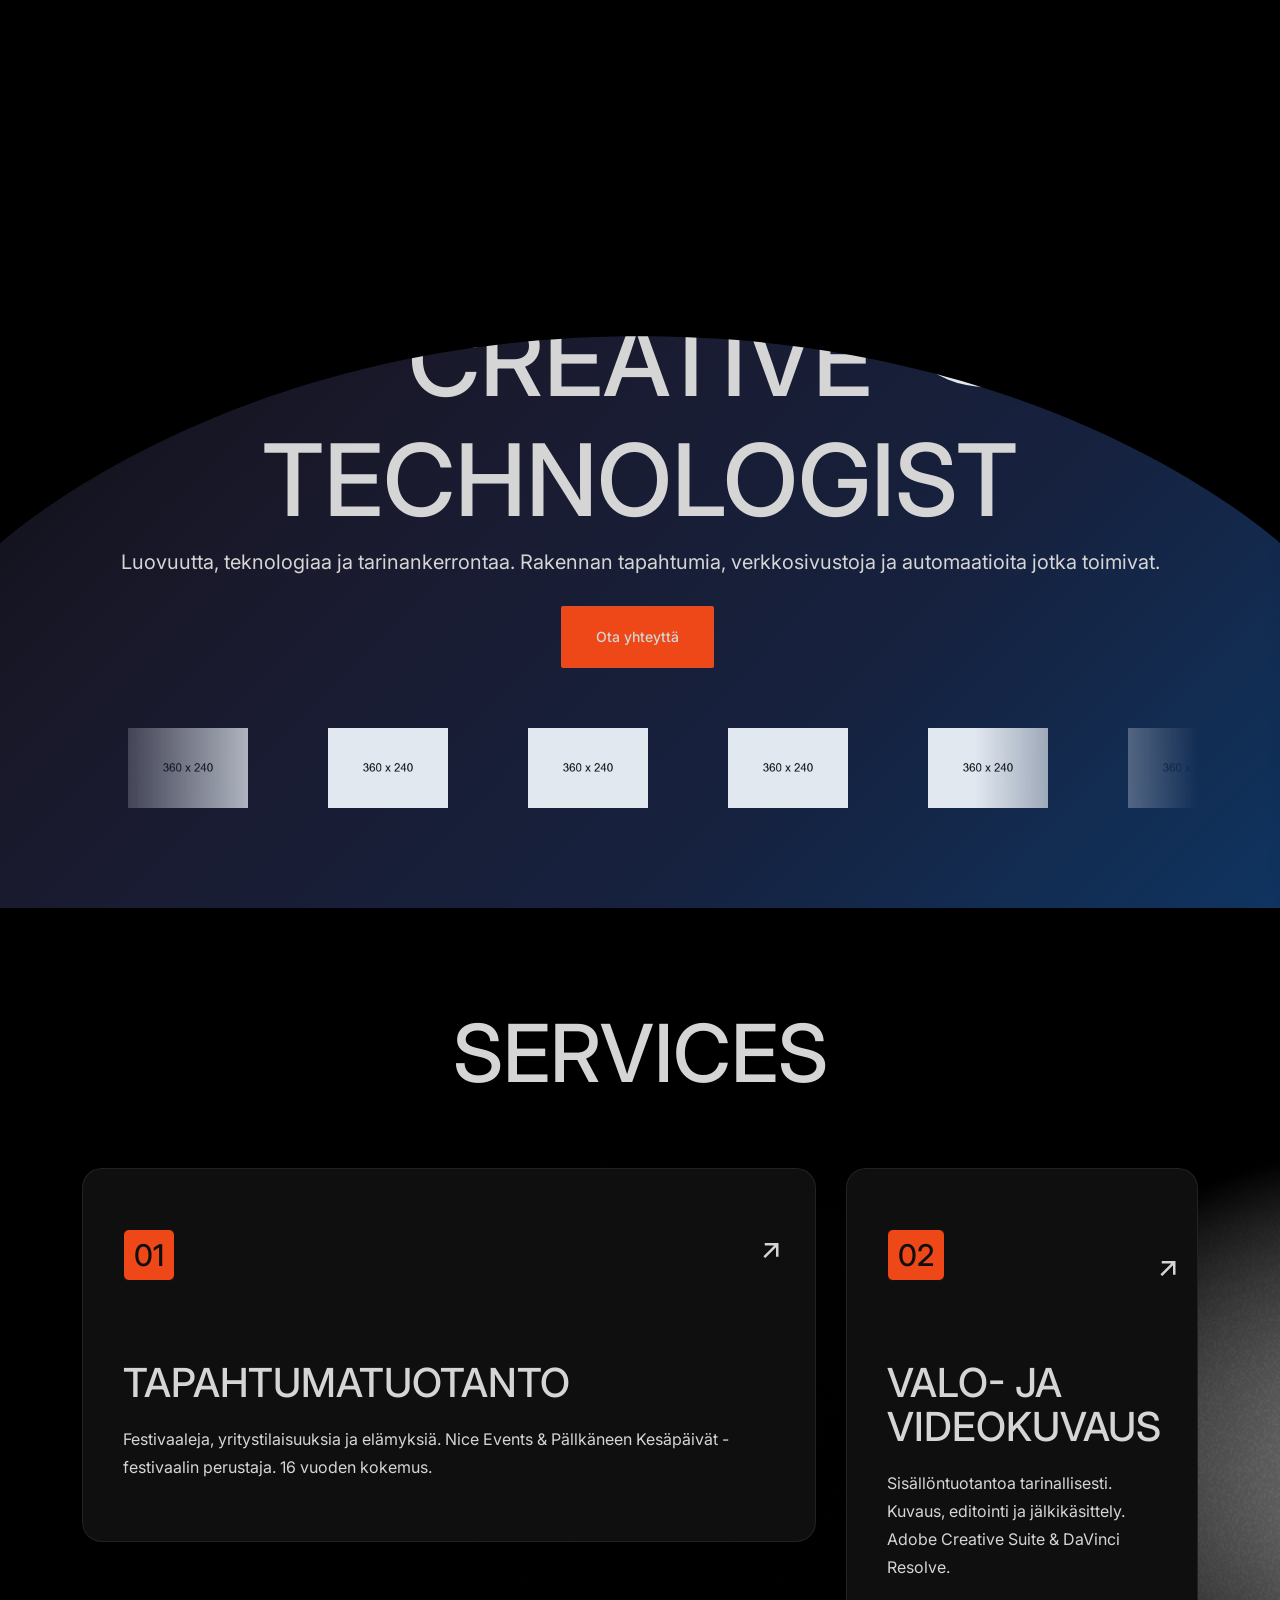
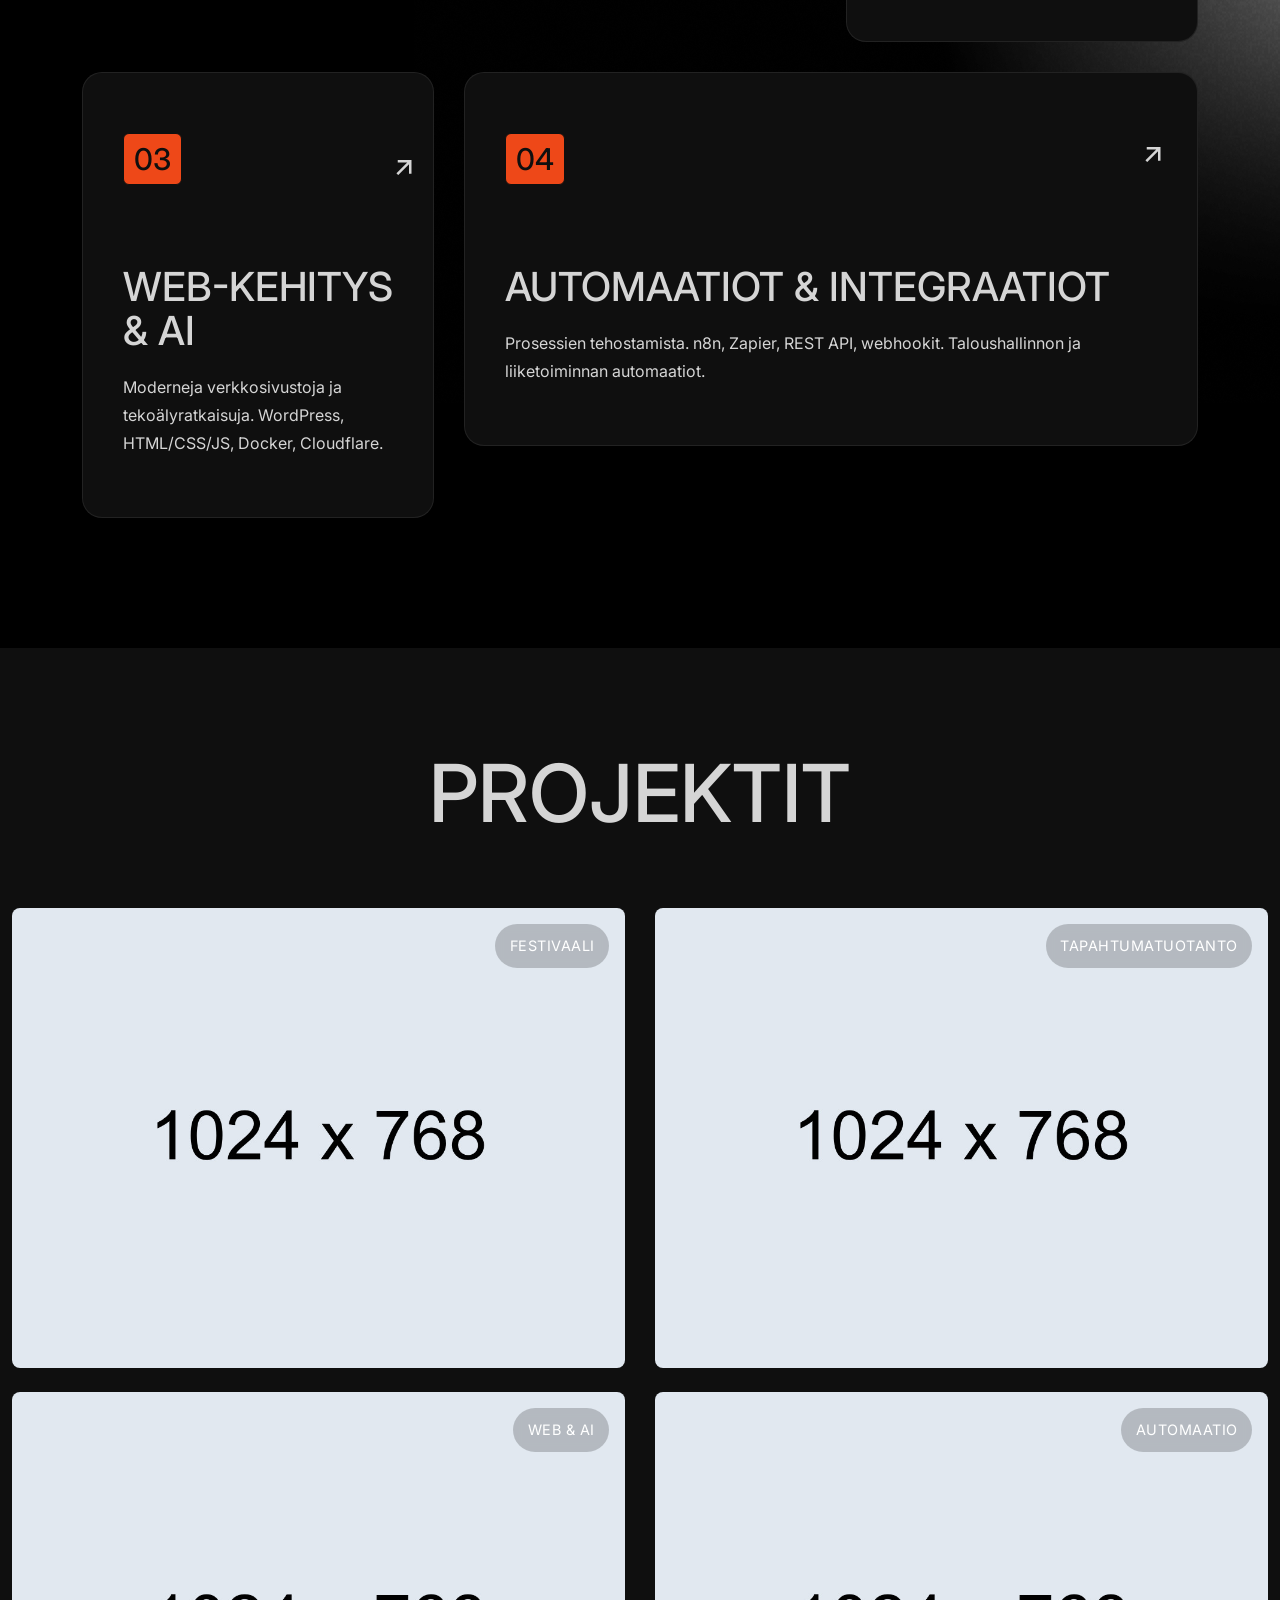
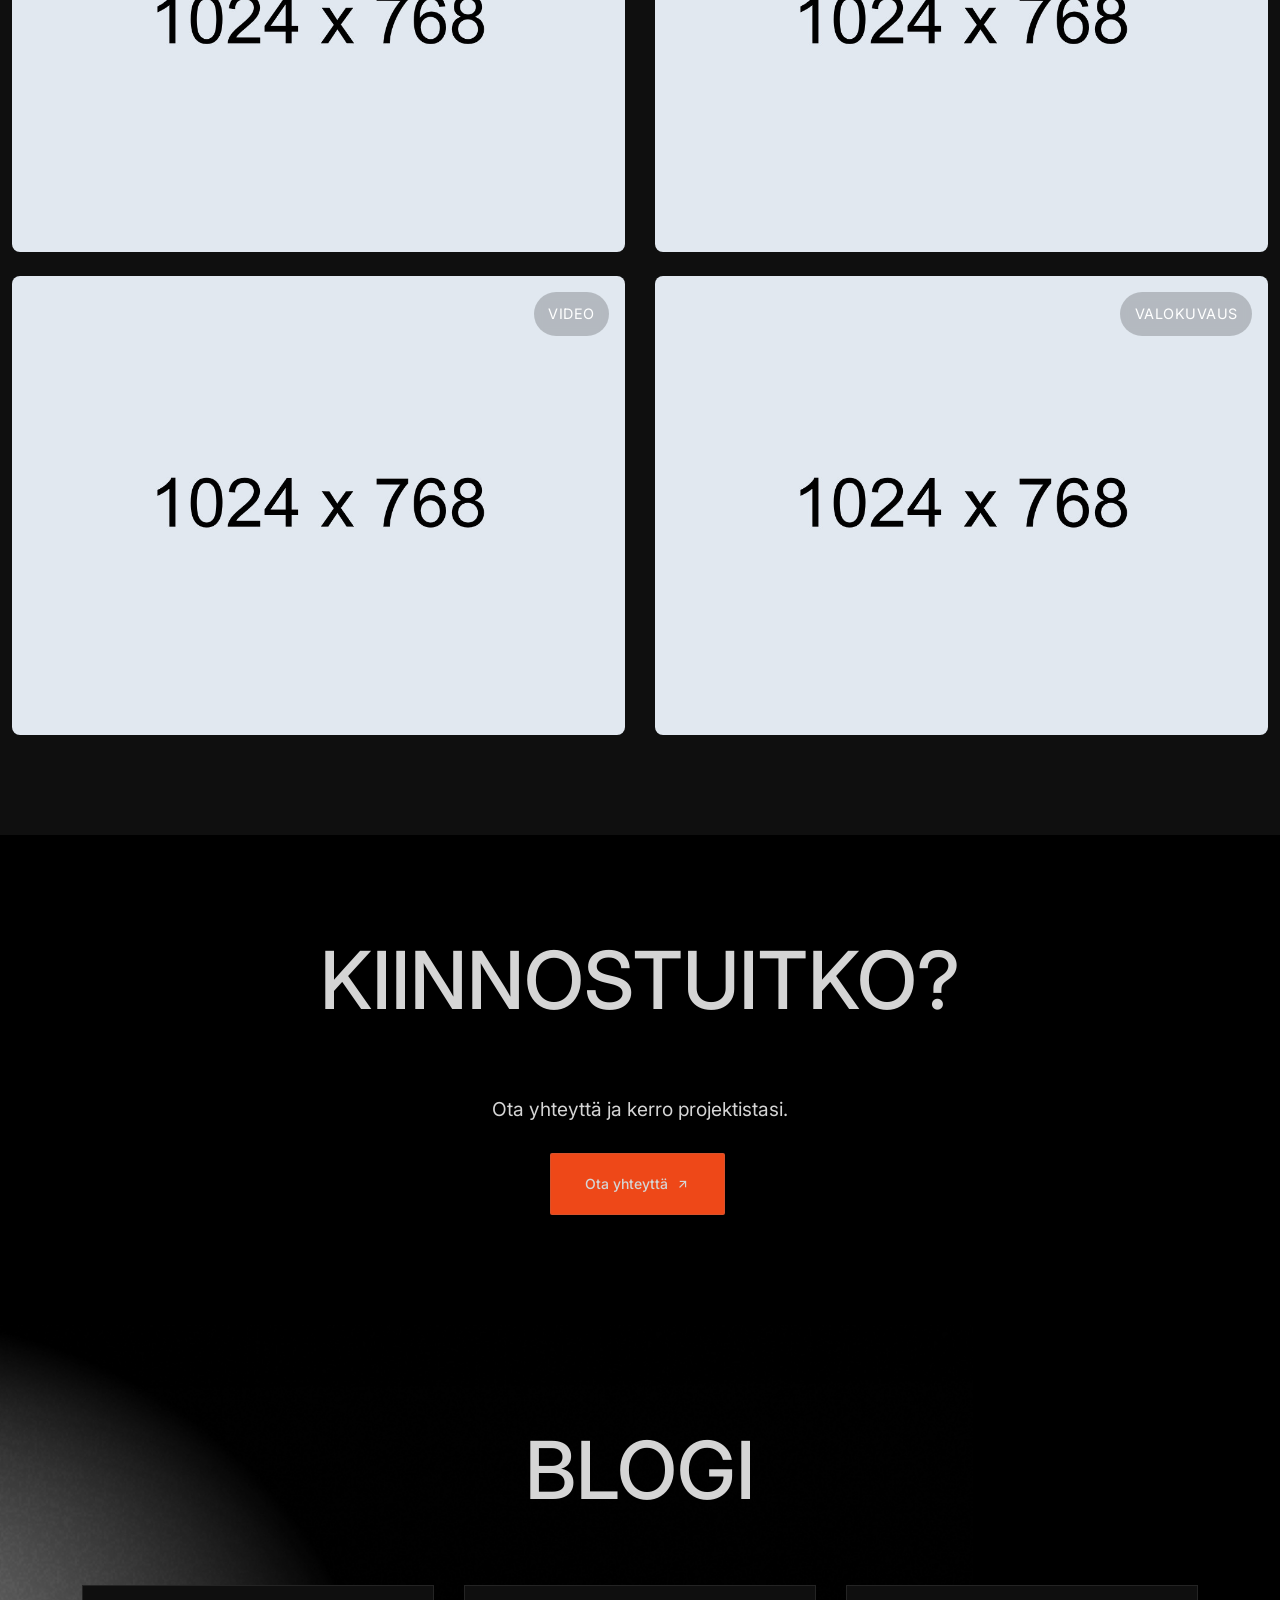
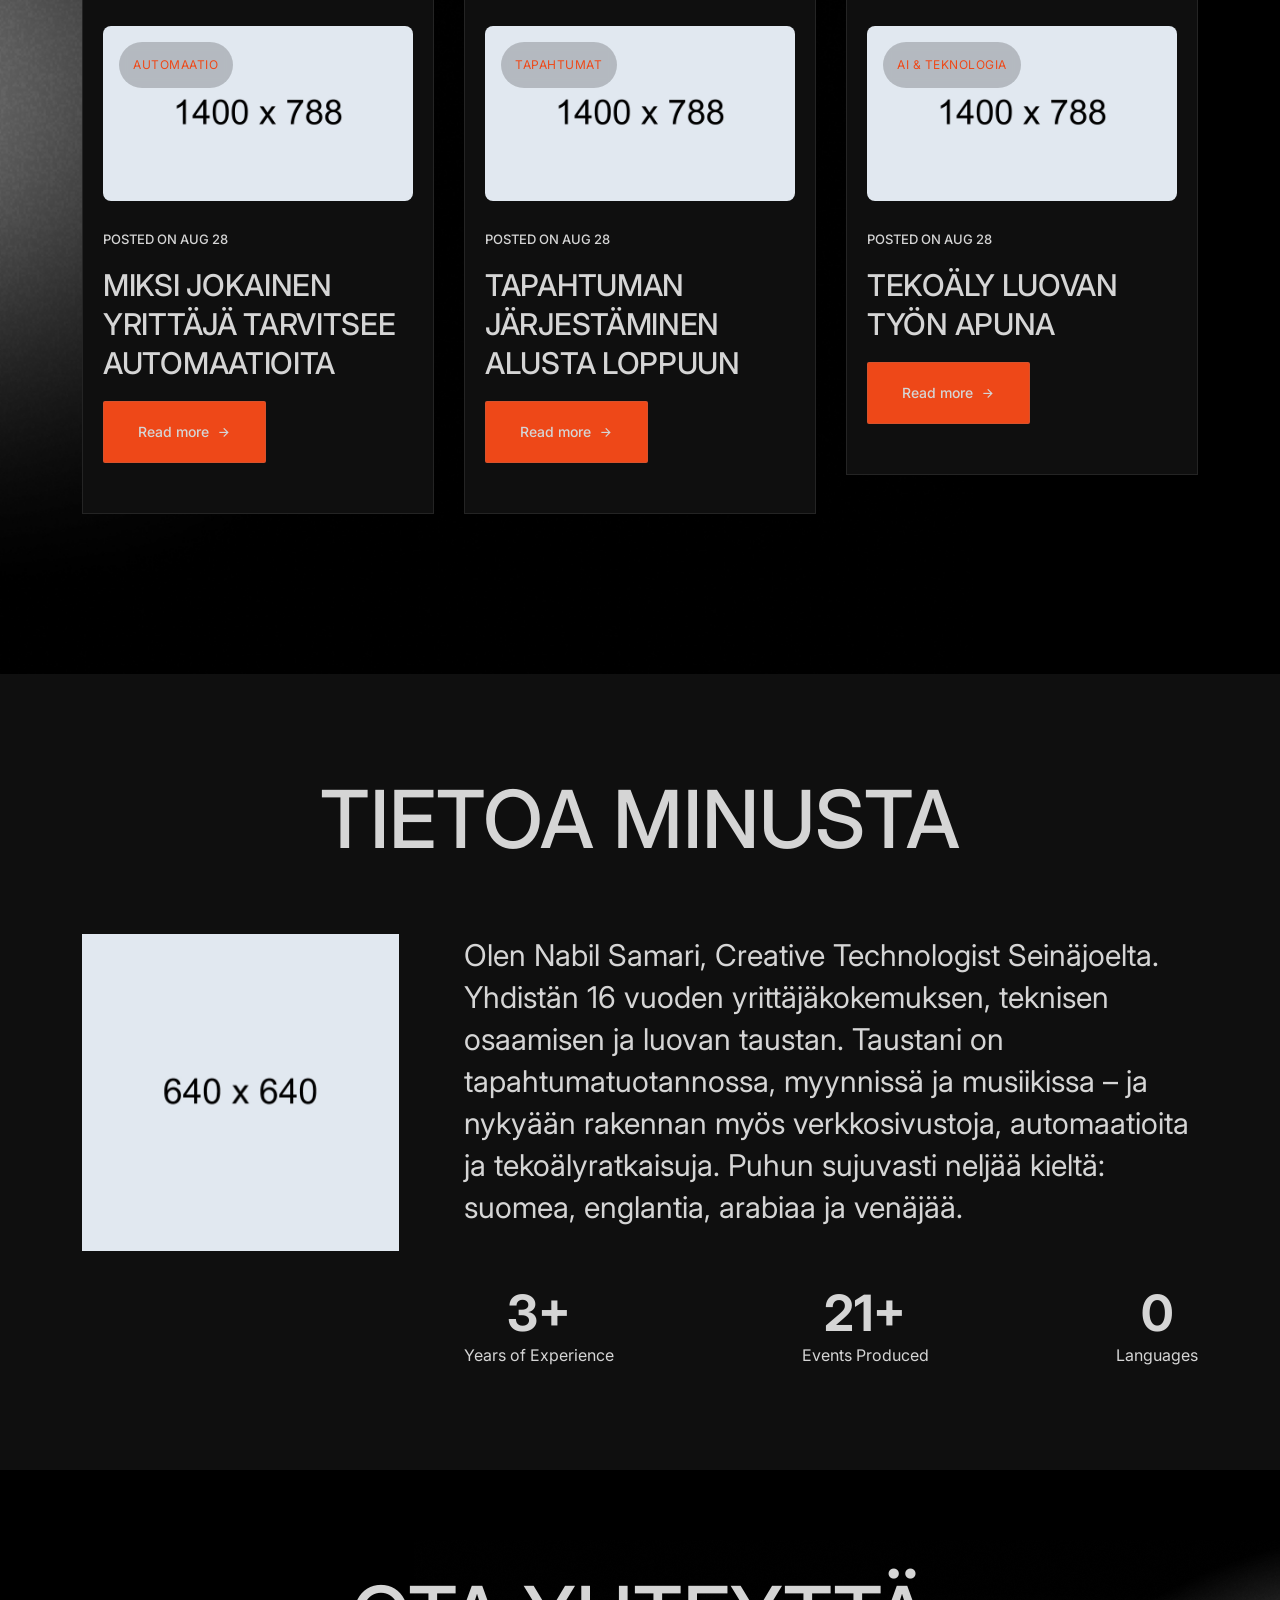
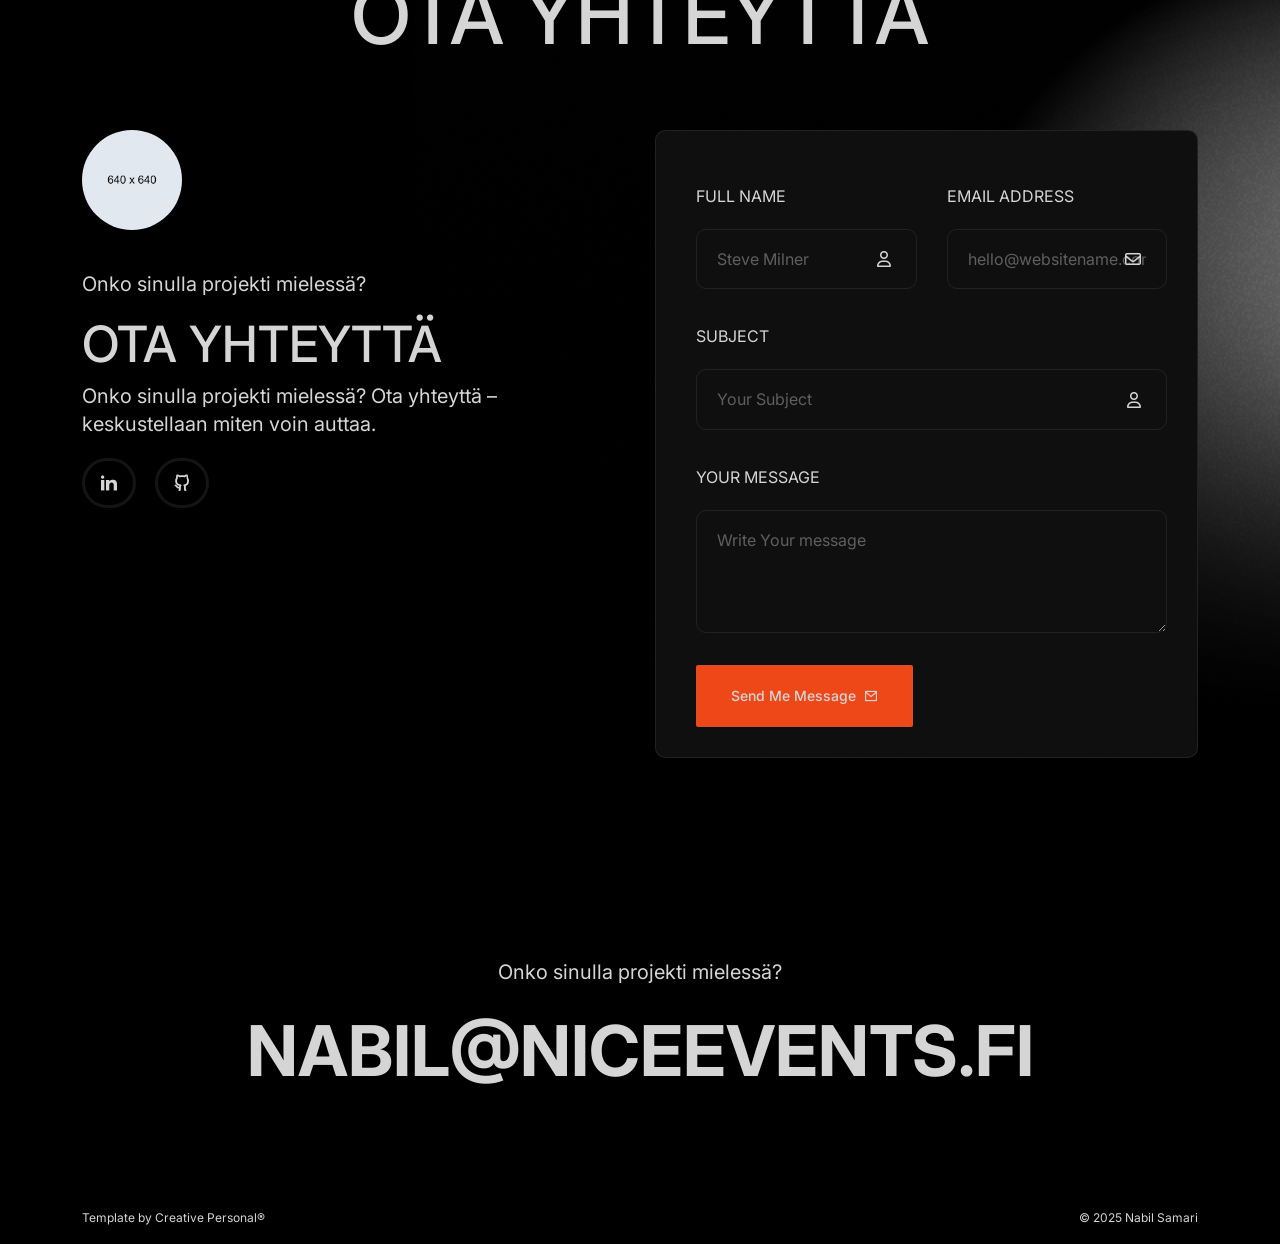
<file: index.html>
<!DOCTYPE html>
<html lang="en">

<head>
    <!-- META -->
    <meta charset="utf-8">
    <meta http-equiv="X-UA-Compatible" content="IE=edge">
    <meta name="viewport" content="width=device-width, initial-scale=1">
    <meta name="description" content="Nabil Samari - Creative Technologist | Events, Web Development, AI & Automation">
    <meta name="keywords" content="creative technologist, web developer, event production, AI, automation, photography, videography, Nabil Samari">
    <meta name="author" content="Nabil Samari">
    <!-- PAGE TITLE -->
    <title>Nabil Samari - Creative Technologist</title>
    <link rel="icon" type="image/x-icon" href="assets/images/favicon.png">
    <!-- ALL GOOGLE FONTS -->
    <link rel="preconnect" href="https://fonts.googleapis.com">
    <link rel="preconnect" href="https://fonts.gstatic.com" crossorigin>
    <link href="https://fonts.googleapis.com/css2?family=Inter:ital,opsz,wght@0,14..32,100..900;1,14..32,100..900&family=Plus+Jakarta+Sans:ital,wght@0,200..800;1,200..800&display=swap" rel="stylesheet">
    <!-- BOOTSTRAP CSS -->
    <link rel="stylesheet" href="assets/css/bootstrap.min.css" />
    <!-- FONT AWESOME CSS -->
    <link rel="stylesheet" href="assets/css/font-awesome-pro.css" />
    <!-- FONT AWESOME CSS -->
    <link rel="stylesheet" href="assets/fonts/remixicon.css" />
    <!-- MAGNIFIC CSS -->
    <link rel="stylesheet" href="assets/css/magnific-popup.css">
    <!-- NICE SELECT CSS -->
    <link rel="stylesheet" href="assets/css/nice-select.min.css" />
    <!-- ANIMATE CSS -->
    <link rel="stylesheet" href="assets/css/animate.min.css" />
    <!-- MOBILE MENU CSS -->
    <link rel="stylesheet" href="assets/css/mobilemenu.css" />
    <link rel="stylesheet" href="assets/css/swiper-bundle.css" />
    <!-- SPACING CSS -->
    <link rel="stylesheet" href="assets/css/spacing.css" />
    <link rel="stylesheet" href="assets/css/blog.css" />
    <!-- MAIN STYLE CSS -->
    <link rel="stylesheet" href="assets/css/style.css" />
    <!-- RESPONSIVE CSS -->
    <link rel="stylesheet" href="assets/css/responsive.css">
    <!-- HTML5 shim and Respond.js IE8 support of HTML5 elements and media queries -->
    <!-- WARNING: Respond.js doesn't work if you view the page via file:// -->
    <!--[if lt IE 9]>
      <script src="https://oss.maxcdn.com/html5shiv/3.7.2/html5shiv.min.js"></script>
      <script src="https://oss.maxcdn.com/respond/1.4.2/respond.min.js"></script>
    <![endif]-->
</head>

<body>
    <!-- START PRELOADER AREA-->
    <div class="preloader">
        <svg viewbox="0 0 1000 1000" preserveaspectratio="none">
            <path id="preloaderSvg" d="M0,1005S175,995,500,995s500,5,500,5V0H0Z"></path>
        </svg>
        <div class="preloader-heading">
            <div class="load-text">
                <span>L</span>
                <span>o</span>
                <span>a</span>
                <span>d</span>
                <span>i</span>
                <span>n</span>
                <span>g</span>
            </div>
        </div>
    </div>
    <!-- END PRELOADER AREA -->
    <!-- START SCROOL UP DESIGN AREA -->
    <div class="progress-wrap cursor-pointer">
        <i class="ri-arrow-up-s-line"></i>
        <svg class="progress-circle svg-content" width="100%" height="100%" viewBox="-1 -1 102 102">
            <path d="M50,1 a49,49 0 0,1 0,98 a49,49 0 0,1 0,-98" />
        </svg>
    </div>
    <!-- / END SCROOL UP DESIGN AREA -->
    <!-- START MAGIC CURSOR AND BALL AREA-->
    <div id="magic-cursor">
        <div id="ball"></div>
    </div>
    <!-- / END MAGIC CURSOR AND BALL AREA-->
    <!-- START MENU DESIGN AREA-->
    <header class="main-header">
        <div class="header-upper">
            <div class="container">
                <div class="header-inner">
                    <div class="row align-items-center">
                        <div class="col-xl-2 col-lg-2 col-md-6 col-6 col-sm-3">
                            <div class="logo-area">
                                <div class="logo">
                                    <a href="index.html"><img src="assets/images/logo.png" alt=""></a>
                                </div>
                            </div>
                        </div>
                        <div class="col-xl-10 col-lg-10 col-md-6 col-6 col-sm-9">
                            <div class="main-menu">
                                <nav id="mobile-menu">
                                    <ul class="onepage">
                                        <li><a href="index.html" class="linkstyle">Home</a></li>
                                        <li><a href="about.html" class="linkstyle">About</a></li>
                                        <li><a href="service.html" class="linkstyle">Services</a></li>
                                        <li><a href="projects.html" class="linkstyle">Projects</a></li>
                                        <li><a href="blog.html" class="linkstyle">Blog</a></li>
                                        <li><a href="contact.html" class="linkstyle">Contact</a></li>
                                    </ul>
                                </nav>
                            </div>
                            <div class="side-menu-icon d-lg-none text-end">
                                <a href="javascript:void(0)" class="info-toggle-btn f-right sidebar-toggle-btn"><i class="fal fa-bars"></i></a>
                            </div>
                        </div>
                    </div>
                </div>
            </div>
        </div>
    </header>
    <!-- // END MENU DESIGN AREA-->
    <!-- START MOBILE MENU DESIGN AREA-->
    <div class="sidebar__area">
        <div class="sidebar__wrapper">
            <div class="sidebar__close">
                <button class="sidebar__close-btn" id="sidebar__close-btn">
                    <i class="fal fa-times"></i>
                </button>
            </div>
            <div class="sidebar__content mt-50 mb-20">
                <div class="mobile-menu fix"></div>
            </div>
        </div>
    </div>
    <div class="body-overlay"></div>
    <!-- // END MOBILE MENU DESIGN AREA-->
    <!-- START HEADER DESIGN AREA -->
    <section id="home" class="main-hero-area main-hero-image-area">
        <div class="container">
            <div class="row">
                <div class="col-lg-12">
                    <!-- START HERO DESIGN AREA -->
                    <div class="hero-content wow fadeInUp text-center delay-0-2s">
                        <img src="assets/images/about/me2.jpg" alt="Nabil Samari">
                        <h2>Creative <br> Technologist</h2>
                        <p>Luovuutta, teknologiaa ja tarinankerrontaa. Rakennan tapahtumia, verkkosivustoja ja automaatioita jotka toimivat.</p>
                        <a class="theme-btn" href="#contact">Ota yhteyttä</a>
                    </div>
                    <!-- / END HERO DESIGN AREA -->
                    <div class="company-list">
                        <div class="scroller" data-direction="left" data-speed="slow">
                            <div class="scroller__inner">
                                <img src="assets/images/client-logos/partner1.png" alt="Company" />
                                <img src="assets/images/client-logos/partner2.png" alt="Company" />
                                <img src="assets/images/client-logos/partner3.png" alt="Company" />
                                <img src="assets/images/client-logos/partner4.png" alt="Company" />
                                <img src="assets/images/client-logos/partner5.png" alt="Company" />
                                <img src="assets/images/client-logos/partner6.png" alt="Company" />
                                <img src="assets/images/client-logos/partner7.png" alt="Company" />
                            </div>
                        </div>
                    </div>
                </div>
            </div>
        </div>
    </section>
    <!-- / END HEADER DESIGN AREA -->
    <!-- START SERVICE DESIGN AREA -->
    <section id="services" class="services-area multipage-service-area">
        <div class="container">
            <div class="row">
                <div class="col-xl-12 col-lg-12">
                    <div class="section-title section-black-title wow fadeInUp delay-0-2s">
                        <h2>Services</h2>
                    </div>
                </div>
            </div>
            <div class="row">
                <!-- START SINGLE SERVICE DESIGN AREA -->
                <div class="col-lg-8 col-md-7">
                    <div class="service-item wow fadeInUp delay-0-2s">
                        <i class="ri-arrow-right-up-line"></i>
                        <h5>01</h5>
                        <h4>Tapahtumatuotanto</h4>
                        <p>Festivaaleja, yritystilaisuuksia ja elämyksiä. Nice Events & Pällkäneen Kesäpäivät -festivaalin perustaja. 16 vuoden kokemus.</p>
                    </div>
                </div>
                <!-- / END SINGLE SERVICE DESIGN AREA -->
                <!-- START SINGLE SERVICE DESIGN AREA -->
                <div class="col-lg-4 col-md-5">
                    <div class="service-item wow fadeInUp delay-0-4s">
                        <i class="ri-arrow-right-up-line"></i>
                        <h5>02</h5>
                        <h4>Valo- ja videokuvaus</h4>
                        <p>Sisällöntuotantoa tarinallisesti. Kuvaus, editointi ja jälkikäsittely. Adobe Creative Suite & DaVinci Resolve.</p>
                    </div>
                </div>
                <!-- / END SINGLE SERVICE DESIGN AREA -->
                <!-- START SINGLE SERVICE DESIGN AREA -->
                <div class="col-lg-4 col-md-5">
                    <div class="service-item wow fadeInUp delay-0-6s">
                        <i class="ri-arrow-right-up-line"></i>
                        <h5>03</h5>
                        <h4>Web-kehitys & AI</h4>
                        <p>Moderneja verkkosivustoja ja tekoälyratkaisuja. WordPress, HTML/CSS/JS, Docker, Cloudflare.</p>
                    </div>
                </div>
                <!-- / END SINGLE SERVICE DESIGN AREA -->
                <!-- START SINGLE SERVICE DESIGN AREA -->
                <div class="col-lg-8 col-md-7">
                    <div class="service-item wow fadeInUp delay-0-8s">
                        <i class="ri-arrow-right-up-line"></i>
                        <h5>04</h5>
                        <h4>Automaatiot & integraatiot</h4>
                        <p>Prosessien tehostamista. n8n, Zapier, REST API, webhookit. Taloushallinnon ja liiketoiminnan automaatiot.</p>
                    </div>
                </div>
                <!-- / END SINGLE SERVICE DESIGN AREA -->
            </div>
        </div>
    </section>
    <!-- / END SERVICE DESIGN AREA -->
    <!-- START PORTFOLIO DESIGN AREA -->
    <div class="projects-area" id="projects">
        <div class="row">
            <div class="col-xl-12 col-lg-12">
                <div class="section-title section-white-title wow fadeInUp delay-0-2s text-center">
                    <h2>Projektit</h2>
                </div>
            </div>
        </div>
        <div class="container-fluid">
            <div class="row g-4 portfolio-grid">
                <!-- START SINGLE PORTFOLIO DESIGN AREA -->
                <div class="col-md-6 col-xl-6 portfolio-item category-1">
                    <a href="assets/images/projects/work1.jpg" class="work-popup">
                        <div class="portfolio-box">
                            <img src="assets/images/projects/work1.jpg" alt="Pällkäneen Kesäpäivät" data-rjs="2">
                            <span class="portfolio-category">Festivaali</span>
                            <div class="portfolio-caption">
                                <h1>Pällkäneen Kesäpäivät</h1>
                            </div>
                        </div>
                    </a>
                </div>
                <!-- // END SINGLE PORTFOLIO DESIGN AREA -->
                <!-- START SINGLE PORTFOLIO DESIGN AREA -->
                <div class="col-md-6 col-xl-6 portfolio-item category-2">
                    <a href="assets/images/projects/work2.jpg" class="work-popup">
                        <div class="portfolio-box">
                            <img src="assets/images/projects/work2.jpg" alt="Nice Events" data-rjs="2">
                            <span class="portfolio-category">Tapahtumatuotanto</span>
                            <div class="portfolio-caption">
                                <h1>Nice Events</h1>
                            </div>
                        </div>
                    </a>
                </div>
                <!-- // END SINGLE PORTFOLIO DESIGN AREA -->
                <!-- START SINGLE PORTFOLIO DESIGN AREA -->
                <div class="col-md-6 col-xl-6 portfolio-item category-3">
                    <a href="assets/images/projects/work3.jpg" class="work-popup">
                        <div class="portfolio-box">
                            <img src="assets/images/projects/work3.jpg" alt="Web-kehitysprojektit" data-rjs="2">
                            <span class="portfolio-category">Web & AI</span>
                            <div class="portfolio-caption">
                                <h1>Web-kehitysprojektit</h1>
                            </div>
                        </div>
                    </a>
                </div>
                <!-- // END SINGLE PORTFOLIO DESIGN AREA -->
                <!-- START SINGLE PORTFOLIO DESIGN AREA -->
                <div class="col-md-6 col-xl-6 portfolio-item category-4">
                    <a href="assets/images/projects/work4.jpg" class="work-popup">
                        <div class="portfolio-box">
                            <img src="assets/images/projects/work4.jpg" alt="Automaatioratkaisut" data-rjs="2">
                            <span class="portfolio-category">Automaatio</span>
                            <div class="portfolio-caption">
                                <h1>Automaatioratkaisut</h1>
                            </div>
                        </div>
                    </a>
                </div>
                <!-- // END SINGLE PORTFOLIO DESIGN AREA -->
                <!-- START SINGLE PORTFOLIO DESIGN AREA -->
                <div class="col-md-6 col-xl-6 portfolio-item category-5">
                    <a href="assets/images/projects/work5.jpg" class="work-popup">
                        <div class="portfolio-box">
                            <img src="assets/images/projects/work5.jpg" alt="Videosisällöt" data-rjs="2">
                            <span class="portfolio-category">Video</span>
                            <div class="portfolio-caption">
                                <h1>Videosisällöt</h1>
                            </div>
                        </div>
                    </a>
                </div>
                <!-- // END SINGLE PORTFOLIO DESIGN AREA -->
                <!-- START SINGLE PORTFOLIO DESIGN AREA -->
                <div class="col-md-6 col-xl-6 portfolio-item category-6">
                    <a href="assets/images/projects/work6.jpg" class="work-popup">
                        <div class="portfolio-box">
                            <img src="assets/images/projects/work6.jpg" alt="Valokuvaus" data-rjs="2">
                            <span class="portfolio-category">Valokuvaus</span>
                            <div class="portfolio-caption">
                                <h1>Valokuvaus</h1>
                            </div>
                        </div>
                    </a>
                </div>
                <!-- // END SINGLE PORTFOLIO DESIGN AREA -->
            </div>
        </div>
    </div>
    <!-- // END PORTFOLIO DESIGN AREA -->
    <section class="testimonials-area">
        <div class="container">
            <div class="row">
                <div class="col-lg-12 text-center">
                    <div class="section-title section-black-title wow fadeInUp delay-0-2s">
                        <h2>Kiinnostuitko?</h2>
                    </div>
                    <p class="wow fadeInUp delay-0-4s" style="font-size: 1.2rem; margin-bottom: 30px;">Ota yhteyttä ja kerro projektistasi.</p>
                    <a class="theme-btn wow fadeInUp delay-0-6s" href="contact.html">Ota yhteyttä <i class="ri-arrow-right-up-line"></i></a>
                </div>
            </div>
        </div>
    </section>
    <!-- START VLOG DESIGN AREA -->
    <section id="blog" class="blog-area">
        <div class="container">
            <div class="row">
                <div class="col-xl-12 col-lg-12">
                    <div class="section-title section-white-title wow fadeInUp delay-0-2s">
                        <h2>Blogi</h2>
                    </div>
                </div>
            </div>
            <!-- START SINGLE VLOG DESIGN AREA -->
            <div class="row ">
                <div class="col-md-6 col-lg-4">
                    <div class="blog-post-box">
                        <div class="blog-post-img">
                            <a href="blog-details.html">
                                <img src="assets/images/blog/blog1.jpg" alt="">
                            </a>
                            <div class="blog-post-category">
                                <a href="#">Automaatio</a>
                            </div>
                        </div>
                        <div class="blog-post-caption">
                            <h3>Posted on Aug 28</h3>
                            <h2><a class="link-decoration" href="blog-details.html">Miksi jokainen yrittäjä tarvitsee automaatioita</a></h2>
                            <a class="theme-btn" href="blog-details.html">Read more <i class="ri-arrow-right-line"></i></a>
                        </div>
                    </div>
                </div>
                <div class="col-md-6 col-lg-4">
                    <div class="blog-post-box">
                        <div class="blog-post-img">
                            <a href="blog-details.html">
                                <img src="assets/images/blog/blog2.jpg" alt="">
                            </a>
                            <div class="blog-post-category">
                                <a href="#">Tapahtumat</a>
                            </div>
                        </div>
                        <div class="blog-post-caption">
                            <h3>Posted on Aug 28</h3>
                            <h2><a class="link-decoration" href="blog-details.html">Tapahtuman järjestäminen alusta loppuun</a></h2>
                            <a class="theme-btn" href="blog-details.html">Read more <i class="ri-arrow-right-line"></i></a>
                        </div>
                    </div>
                </div>
                <div class="col-md-6 col-lg-4">
                    <div class="blog-post-box">
                        <div class="blog-post-img">
                            <a href="blog-details.html">
                                <img src="assets/images/blog/blog3.jpg" alt="">
                            </a>
                            <div class="blog-post-category">
                                <a href="#">AI & Teknologia</a>
                            </div>
                        </div>
                        <div class="blog-post-caption">
                            <h3>Posted on Aug 28</h3>
                            <h2><a class="link-decoration" href="blog-details.html">Tekoäly luovan työn apuna</a></h2>
                            <a class="theme-btn" href="blog-details.html">Read more <i class="ri-arrow-right-line"></i></a>
                        </div>
                    </div>
                </div>
            </div>
            <!-- // END SINGLE VLOG DESIGN AREA -->
        </div>
    </section>
    <!-- / END VLOG DESIGN AREA -->
    <!-- START ABOUT DESIGN AREA -->
    <section id="about" class="about-area">
        <div class="container">
            <div class="row">
                <div class="col-xl-12 col-lg-12">
                    <div class="section-title section-white-title wow fadeInUp delay-0-2s">
                        <h2>Tietoa minusta</h2>
                    </div>
                </div>
            </div>
            <div class="row">
                <!-- START ABOUT TEXT DESIGN AREA -->
                <div class="col-lg-4 col-sm-12 about-image">
                    <img src="assets/images/about/me2.jpg" alt="Nabil Samari">
                </div>
                <div class="col-lg-8 col-sm-12">
                    <div class="about-content-part wow fadeInUp delay-0-2s">
                        <p>Olen Nabil Samari, Creative Technologist Seinäjoelta. Yhdistän 16 vuoden yrittäjäkokemuksen, teknisen osaamisen ja luovan taustan. Taustani on tapahtumatuotannossa, myynnissä ja musiikissa – ja nykyään rakennan myös verkkosivustoja, automaatioita ja tekoälyratkaisuja. Puhun sujuvasti neljää kieltä: suomea, englantia, arabiaa ja venäjää.</p>
                    </div>
                    <!-- START COUNTER DESIGN AREA -->
                    <div class="hero-counter-area d-flex justify-content-between wow fadeInUp delay-0-4s">
                        <div class="counter-item counter-text-wrap">
                            <span class="count-text plus" data-speed="3000" data-stop="16">0</span>
                            <span class="counter-title">Years of Experience</span>
                        </div>
                        <div class="counter-item counter-text-wrap">
                            <span class="count-text plus" data-speed="3000" data-stop="100">0</span>
                            <span class="counter-title">Events Produced</span>
                        </div>
                        <div class="counter-item counter-text-wrap">
                            <span class="count-text" data-speed="3000" data-stop="4">0</span>
                            <span class="counter-title">Languages</span>
                        </div>
                    </div>
                    <!-- / END COUNTER DESIGN AREA -->
                </div>
                <!-- / END ABOUT TEXT DESIGN AREA -->
            </div>
        </div>
    </section>
    <!-- / END ABOUT DESIGN AREA -->
    <!-- START CONTACT DESIGN AREA -->
    <section id="contact" class="contact-area">
        <div class="container">
            <div class="row">
                <div class="col-xl-12 col-lg-12">
                    <div class="section-title section-black-title wow fadeInUp delay-0-2s">
                        <h2>Ota yhteyttä</h2>
                    </div>
                </div>
            </div>
            <div class="row">
                <div class="col-lg-6">
                    <div class="contact-content-part  wow fadeInUp delay-0-2s">
                        <img src="assets/images/about/me2.jpg" alt="Nabil Samari">
                        <p>Onko sinulla projekti mielessä?</p>
                        <h2>Ota yhteyttä</h2>
                        <p>Onko sinulla projekti mielessä? Ota yhteyttä – keskustellaan miten voin auttaa.</p>
                        <!-- START CONTACT SINGLEDESIGN AREA -->
                        <div class="single-contact wow fadeInUp" data-wow-delay=".6s">
                            <div class="about-social">
                                <ul>
                                    <li><a href="https://www.linkedin.com/in/nabilsamari/" target="_blank"><i class="ri-linkedin-fill"></i></a></li>
                                    <li><a href="https://github.com/nabilsamari" target="_blank"><i class="ri-github-line"></i></a></li>
                                </ul>
                            </div>
                        </div>
                        <!-- / END CONTACT SINGLEDESIGN AREA -->
                    </div>
                </div>
                <!-- START CONTACT FORM DESIGN AREA -->
                <div class="col-lg-6">
                    <div class="contact-form contact-form-area wow fadeInUp delay-0-4s">
                        <form id="contactForm" class="contact-form" action="#" method="post">
                            <div class="row">
                                <div class="col-md-6">
                                    <div class="form-group">
                                        <label for="name">Full Name</label>
                                        <input type="text" id="name" class="form-control" value="" placeholder="Steve Milner" required="" data-error="Please enter your Name" />
                                        <label for="name" class="for-icon"><i class="far fa-user"></i></label>
                                        <div class="help-block with-errors"></div>
                                    </div>
                                </div>
                                <div class="col-md-6">
                                    <div class="form-group">
                                        <label for="email">Email Address</label>
                                        <input type="email" id="email" class="form-control" value="" placeholder="hello@websitename.com" required="" data-error="Please enter your Email" />
                                        <label for="email" class="for-icon"><i class="far fa-envelope"></i></label>
                                        <div class="help-block with-errors"></div>
                                    </div>
                                </div>
                                <div class="col-md-12">
                                    <div class="form-group">
                                        <label for="name">Subject</label>
                                        <input type="text" id="subject" class="form-control" value="" placeholder="Your Subject" required="" data-error="Please enter your Name" />
                                        <label for="name" class="for-icon"><i class="far fa-user"></i></label>
                                        <div class="help-block with-errors"></div>
                                    </div>
                                </div>
                                <div class="col-md-12">
                                    <div class="form-group">
                                        <label for="message">Your Message</label>
                                        <textarea name="message" id="message" class="form-control" rows="4" placeholder="Write Your message" required="" data-error="Please Write your Message"></textarea>
                                        <div class="help-block with-errors"></div>
                                    </div>
                                </div>
                                <div class="col-md-12">
                                    <div class="form-group mb-0">
                                        <button type="submit" class="theme-btn">
                                            Send Me Message <i class="ri-mail-line"></i>
                                        </button>
                                        <div id="msgSubmit" class="hidden"></div>
                                    </div>
                                </div>
                                <div class="col-md-12 text-center">
                                    <p class="input-success">We have received your mail, We will get back to you soon!</p>
                                    <p class="input-error">Sorry, Message could not send! Please try again.</p>
                                </div>
                            </div>
                        </form>
                    </div>
                </div>
                <!-- / END CONTACT FORM DESIGN AREA -->
            </div>
        </div>
    </section>
    <!-- / END CONTACT DESIGN AREA -->
    <!-- START FOOTER DESIGN AREA -->
    <footer class="main-footer">
        <div class="container">
            <div class="row">
                <div class="col-lg-12">
                    <div class="footer-top">
                        <p>Onko sinulla projekti mielessä?</p>
                        <h2><a href="mailto:nabil@niceevents.fi">nabil@niceevents.fi</a></h2>
                    </div>
                </div>
            </div>
            <div class="row">
                <div class="col-lg-6 col-sm-6">
                    <p class="copy-left-text">Template by <a href="https://themeforest.net/user/creativepersonal/portfolio">Creative Personal®</a></p>
                </div>
                <div class="col-lg-6 col-sm-6">
                    <p class="copy-right-text">&copy; 2025 Nabil Samari</p>
                </div>
            </div>
        </div>
    </footer>
    <!-- / END FOOTER DESIGN AREA -->
    <!-- JQUERY JS -->
    <script src="assets/js/jquery-3.6.0.min.js"></script>
    <!-- BOOTSTRAP JS-->
    <script src="assets/js/bootstrap.min.js"></script>
    <!-- APPEAR JS -->
    <script src="assets/js/appear.min.js"></script>
    <!-- MAGNIFICANT JS -->
    <script src="assets/js/jquery.magnific-popup.min.js"></script>
    <!-- MOBILE MENU JS-->
    <script src="assets/js/mobilemenu.js"></script>
    <!-- GSAP AND LOCOMOTIV JS-->
    <script src="assets/js/gsap.min.js"></script>
    <script src="assets/js/ScrollTrigger.min.js"></script>
    <script src="assets/js/lenis.js"></script>
    <!-- SWIPPER JS-->
    <script src="assets/js/swiper-bundle.js"></script>
    <!-- NICE SELECT JS-->
    <script src="assets/js/jquery.nice-select.min.js"></script>
    <!-- IMAGE LOADER JS-->
    <script src="assets/js/imagesloaded.pkgd.min.js"></script>
    <!-- ISOTOPE JS-->
    <script src="assets/js/isotope.pkgd.min.js"></script>
    <!--  WOW ANIMATION JS-->
    <script src="assets/js/wow.min.js"></script>
    <!-- SCRIPT JS-->
    <script src="assets/js/script.js"></script>
</body>

</html>
</file>
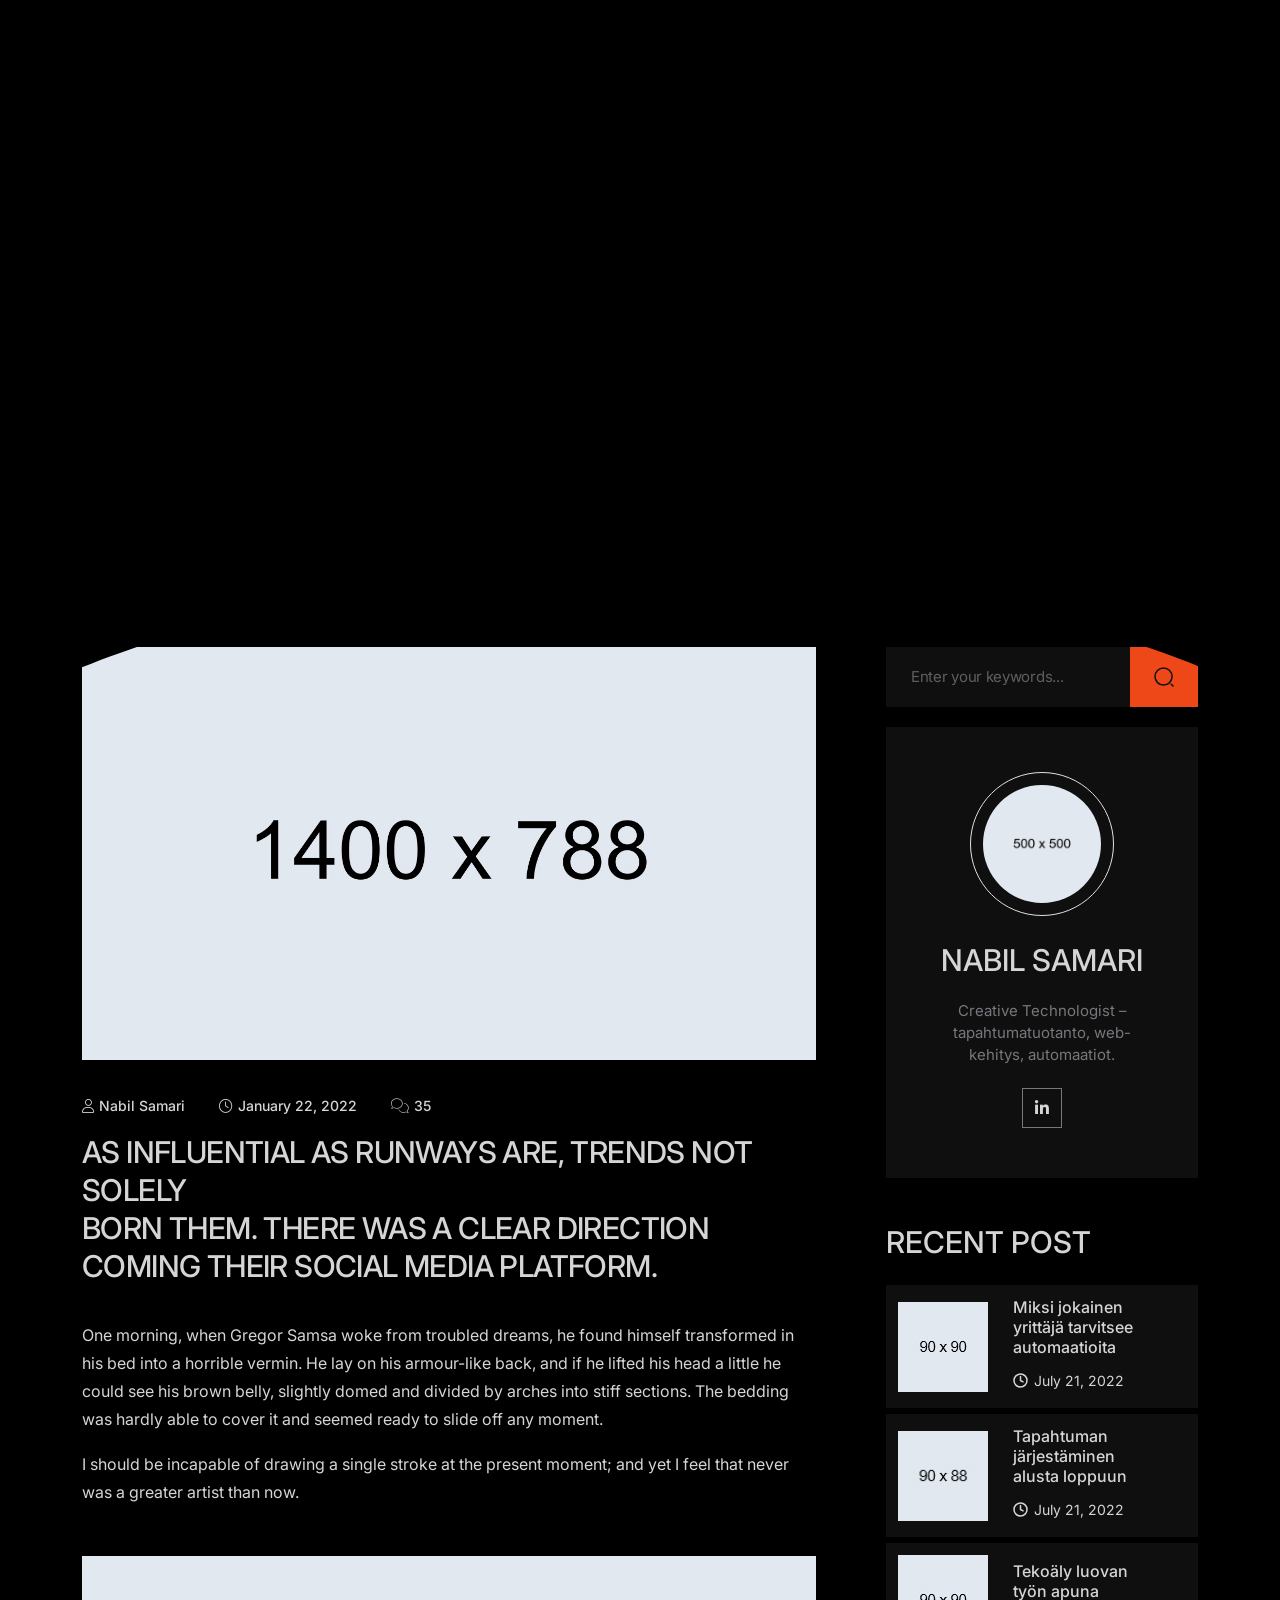
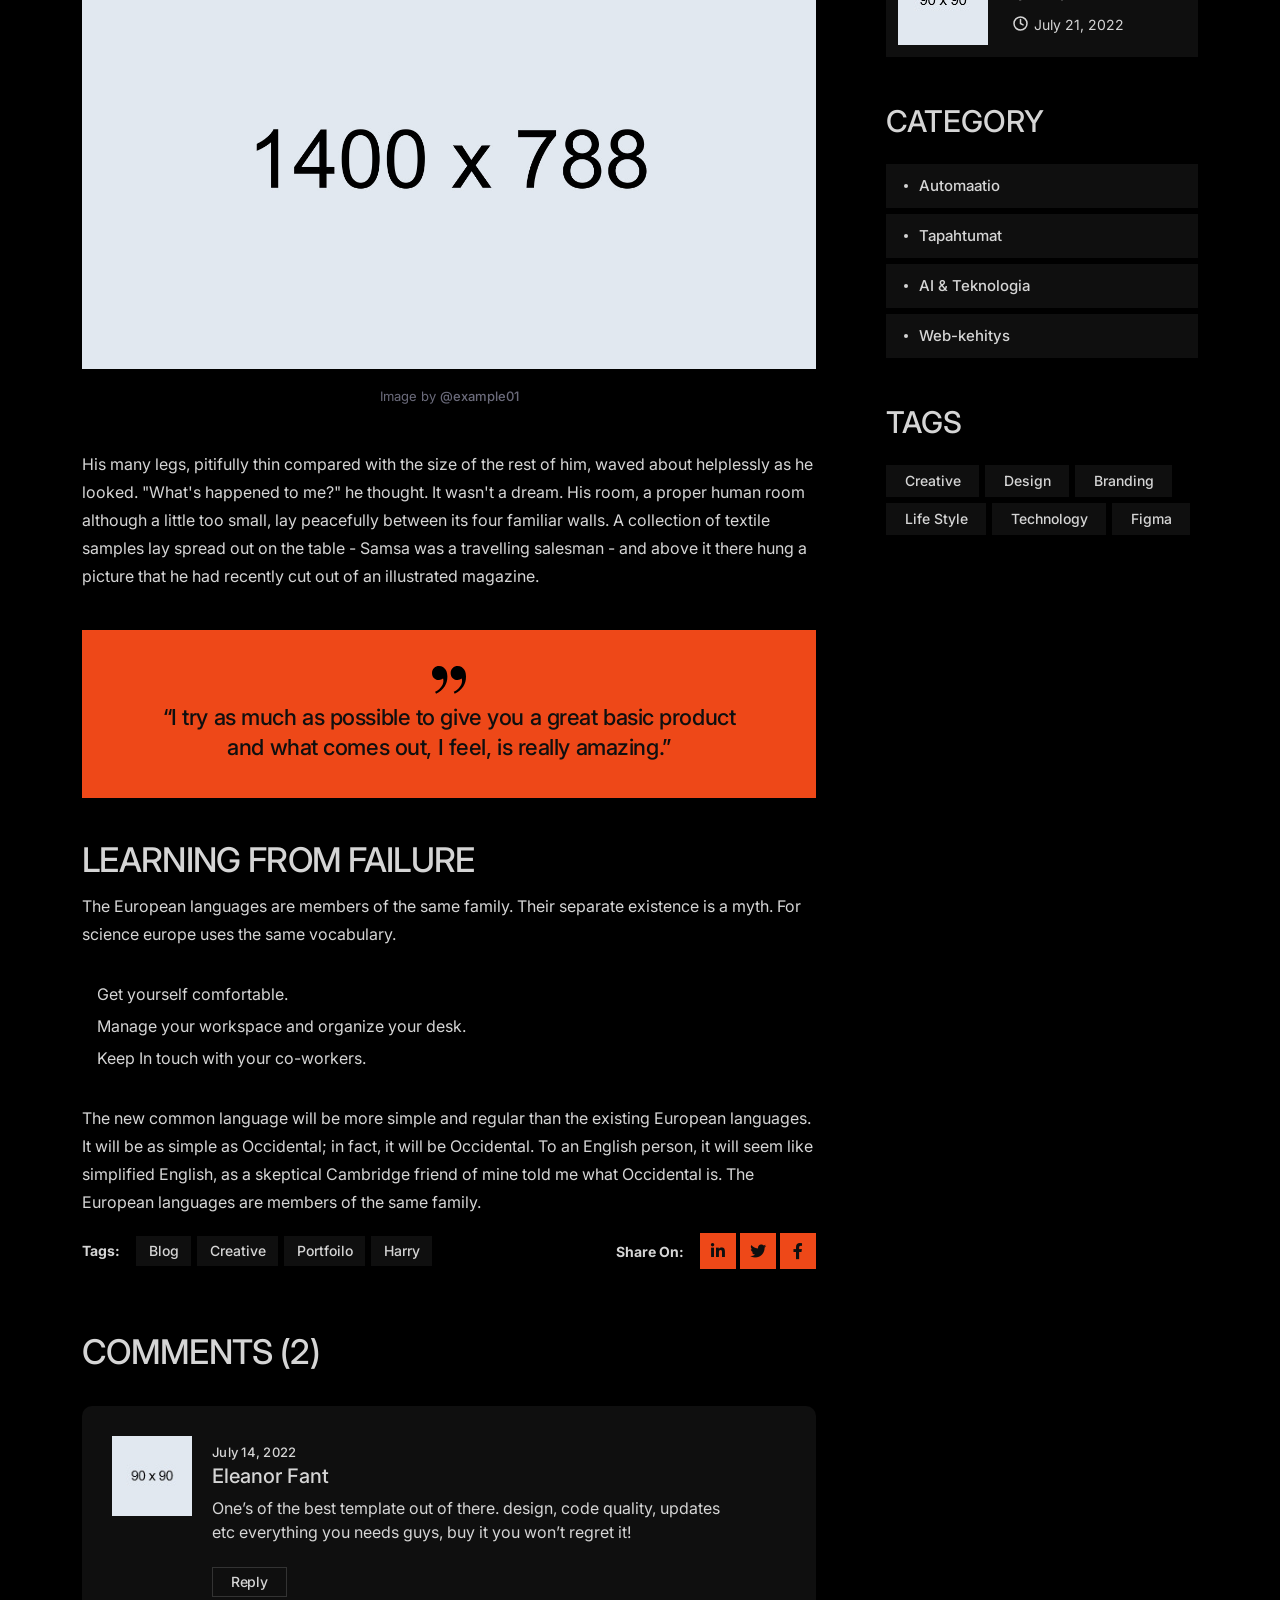
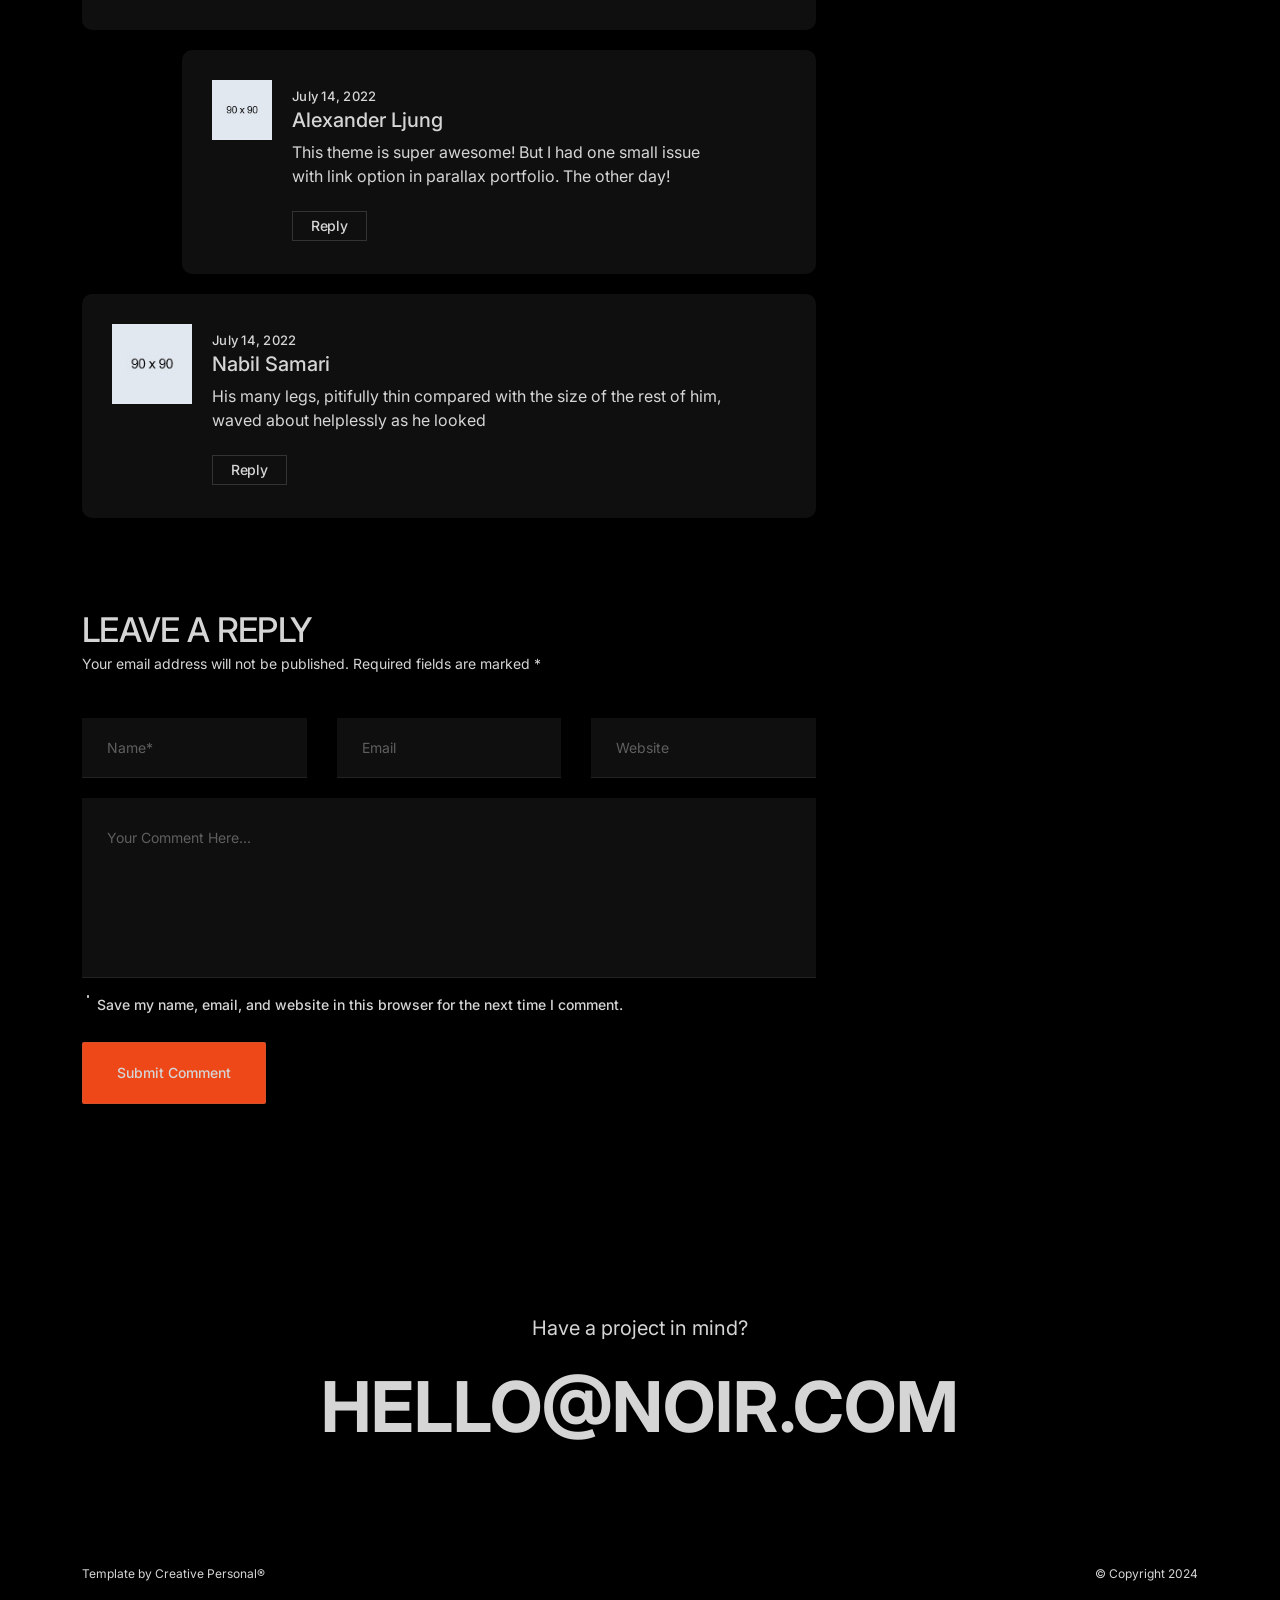
<file: blog-details.html>
<!DOCTYPE html>
<html lang="en">

<head>
    <!-- META -->
    <meta charset="utf-8">
    <meta http-equiv="X-UA-Compatible" content="IE=edge">
    <meta name="viewport" content="width=device-width, initial-scale=1">
    <meta name="description" content="Creative Technologist – tapahtumatuotanto, web-kehitys, automaatiot, valo- ja videokuvaus. Seinäjoki, Finland.">
    <meta name="keywords" content="creative technologist, web developer, event production, AI, automation, photography, videography, Nabil Samari">
    <meta name="author" content="Nabil Samari">
    <!-- PAGE TITLE -->
    <title>Nabil Samari – Creative Technologist</title>
    <link rel="icon" type="image/x-icon" href="assets/images/favicon.png">
    <!-- ALL GOOGLE FONTS -->
    <link rel="preconnect" href="https://fonts.googleapis.com">
    <link rel="preconnect" href="https://fonts.gstatic.com" crossorigin>
    <link href="https://fonts.googleapis.com/css2?family=Inter:ital,opsz,wght@0,14..32,100..900;1,14..32,100..900&family=Plus+Jakarta+Sans:ital,wght@0,200..800;1,200..800&display=swap" rel="stylesheet">
    <!-- BOOTSTRAP CSS -->
    <link rel="stylesheet" href="assets/css/bootstrap.min.css" />
    <!-- FONT AWESOME CSS -->
    <link rel="stylesheet" href="assets/css/font-awesome-pro.css" />
    <!-- FONT AWESOME CSS -->
    <link rel="stylesheet" href="assets/fonts/remixicon.css" />
    <!-- MAGNIFIC CSS -->
    <link rel="stylesheet" href="assets/css/magnific-popup.css">
    <!-- NICE SELECT CSS -->
    <link rel="stylesheet" href="assets/css/nice-select.min.css" />
    <!-- ANIMATE CSS -->
    <link rel="stylesheet" href="assets/css/animate.min.css" />
    <!-- MOBILE MENU CSS -->
    <link rel="stylesheet" href="assets/css/mobilemenu.css" />
    <link rel="stylesheet" href="assets/css/swiper-bundle.css" />
    <!-- SPACING CSS -->
    <link rel="stylesheet" href="assets/css/spacing.css" />
    <link rel="stylesheet" href="assets/css/blog.css" />
    <!-- MAIN STYLE CSS -->
    <link rel="stylesheet" href="assets/css/style.css" />
    <!-- RESPONSIVE CSS -->
    <link rel="stylesheet" href="assets/css/responsive.css">
    <!-- HTML5 shim and Respond.js IE8 support of HTML5 elements and media queries -->
    <!-- WARNING: Respond.js doesn't work if you view the page via file:// -->
    <!--[if lt IE 9]>
      <script src="https://oss.maxcdn.com/html5shiv/3.7.2/html5shiv.min.js"></script>
      <script src="https://oss.maxcdn.com/respond/1.4.2/respond.min.js"></script>
    <![endif]-->
</head>

<body>
    <!-- START PRELOADER AREA-->
    <div class="preloader">
        <svg viewbox="0 0 1000 1000" preserveaspectratio="none">
            <path id="preloaderSvg" d="M0,1005S175,995,500,995s500,5,500,5V0H0Z"></path>
        </svg>
        <div class="preloader-heading">
            <div class="load-text">
                <span>L</span>
                <span>o</span>
                <span>a</span>
                <span>d</span>
                <span>i</span>
                <span>n</span>
                <span>g</span>
            </div>
        </div>
    </div>
    <!-- END PRELOADER AREA -->
    <!-- START SCROOL UP DESIGN AREA -->
    <div class="progress-wrap cursor-pointer">
        <i class="ri-arrow-up-s-line"></i>
        <svg class="progress-circle svg-content" width="100%" height="100%" viewBox="-1 -1 102 102">
            <path d="M50,1 a49,49 0 0,1 0,98 a49,49 0 0,1 0,-98" />
        </svg>
    </div>
    <!-- / END SCROOL UP DESIGN AREA -->
    <!-- START MAGIC CURSOR AND BALL AREA-->
    <div id="magic-cursor">
        <div id="ball"></div>
    </div>
    <!-- / END MAGIC CURSOR AND BALL AREA-->
    <!-- START MENU DESIGN AREA-->
    <header class="main-header">
        <div class="header-upper">
            <div class="container">
                <div class="header-inner">
                    <div class="row align-items-center">
                        <div class="col-xl-2 col-lg-2 col-md-6 col-6 col-sm-3">
                            <div class="logo-area">
                                <div class="logo">
                                    <a href="index.html"><img src="assets/images/logo.png" alt=""></a>
                                </div>
                            </div>
                        </div>
                        <div class="col-xl-10 col-lg-10 col-md-6 col-6 col-sm-9">
                            <div class="main-menu">
                                <nav id="mobile-menu">
                                    <ul class="onepage">
                                        <li><a href="index.html" class="linkstyle">Home</a></li>
                                        <li><a href="about.html" class="linkstyle">About</a></li>
                                        <li><a href="service.html" class="linkstyle">Services</a></li>
                                        <li><a href="projects.html" class="linkstyle">Projects</a></li>
                                        <li><a href="blog.html" class="linkstyle">Blog</a></li>
                                        <li><a href="contact.html" class="linkstyle">Contact</a></li>
                                    </ul>
                                </nav>
                            </div>
                            <div class="side-menu-icon d-lg-none text-end">
                                <a href="javascript:void(0)" class="info-toggle-btn f-right sidebar-toggle-btn"><i class="fal fa-bars"></i></a>
                            </div>
                        </div>
                    </div>
                </div>
            </div>
        </div>
    </header>
    <!-- // END MENU DESIGN AREA-->
    <!-- START MOBILE MENU DESIGN AREA-->
    <div class="sidebar__area">
        <div class="sidebar__wrapper">
            <div class="sidebar__close">
                <button class="sidebar__close-btn" id="sidebar__close-btn">
                    <i class="fal fa-times"></i>
                </button>
            </div>
            <div class="sidebar__content mt-50 mb-20">
                <div class="mobile-menu fix"></div>
            </div>
        </div>
    </div>
    <div class="body-overlay"></div>
    <!-- // END MOBILE MENU DESIGN AREA-->
    <!-- START SINGLE PAGE DESIGN AREA -->
    <section class="single-page-hero-area">
        <div class="container">
            <div class="row align-items-center text-center">
                <div class="col-lg-12">
                    <h2>Create a Landing Page That Performs Great</h2>
                    <div class="breadcrumb__list">
                        <span><a href="#">Home</a></span>
                        <span class="dvdr"><i class="fa-regular fa-angle-right"></i></span>
                        <span>Blog</span>
                        <span class="dvdr"><i class="fa-regular fa-angle-right"></i></span>
                        <span>Create a Landing Page That Performs Great</span>
                    </div>
                </div>
            </div>
        </div>
    </section>
    <!-- // END SINGLE PAGE DESIGN AREA -->
    <!-- postbox details area start -->
    <section class="postbox__area">
        <div class="container">
            <div class="row">
                <div class="col-xxl-12">
                    <div class="postbox__wrappers">
                        <div class="postbox__mains">
                            <div class="row">
                                <div class="col-lg-8">
                                    <div class="postbox__main-wrapper">
                                        <div class="postbox__thumb w-img mb-30">
                                            <a href="blog-details.html">
                                                <img src="assets/images/blog/blog2.jpg" alt="">
                                            </a>
                                        </div>
                                        <div class="postbox__meta">
                                            <span>
                                                <a href=""><i class="fa-light fa-user"></i>Nabil Samari</a>
                                            </span>
                                            <span>
                                                <a href=""><i class="fa-light fa-clock"></i>January 22, 2022</a>
                                            </span>
                                            <span>
                                                <a href=""><i class="fa-sharp fa-thin fa-comments"></i>35</a>
                                            </span>
                                        </div>
                                        <div class="postbox__details-content-wrapper">
                                            <h3 class="postbox__details-title">As influential as runways are, trends not solely <br> born them. There was a clear direction coming their social media platform.</h3>
                                            <p>One morning, when Gregor Samsa woke from troubled dreams, he found himself transformed in his bed into a horrible vermin. He lay on his armour-like back, and if he lifted his head a little he could see his brown belly, slightly domed and divided by arches into stiff sections. The bedding was hardly able to cover it and seemed ready to slide off any moment.</p>
                                            <p>I should be incapable of drawing a single stroke at the present moment; and yet I feel that never was a greater artist than now.</p>
                                            <div class="postbox__img m-img mt-50 mb-45">
                                                <img src="assets/images/blog/blog1.jpg" alt="">
                                                <h5 class="postbox__img-caption">Image by <a href="#">@example01</a></h5>
                                            </div>
                                            <p>His many legs, pitifully thin compared with the size of the rest of him, waved about helplessly as he looked. "What's happened to me?" he thought. It wasn't a dream. His room, a proper human room although a little too small, lay peacefully between its four familiar walls. A collection of textile samples lay spread out on the table - Samsa was a travelling salesman - and above it there hung a picture that he had recently cut out of an illustrated magazine.</p>
                                            <div class="postbox__quote">
                                                <blockquote>
                                                    <div class="postbox__quote-icon">
                                                        <span>
                                                            <svg width="34" height="28" viewBox="0 0 34 28" fill="none" xmlns="http://www.w3.org/2000/svg">
                                                                <path d="M25.6645 0C27.2731 0 28.5892 0.329033 29.6129 0.987098C30.6366 1.64516 31.4774 2.48602 32.1355 3.50968C32.9398 4.67957 33.4516 5.95915 33.671 7.34839C33.8903 8.73764 34 9.87097 34 10.7484C34 14.3312 33.086 17.585 31.2581 20.5097C29.4301 23.4344 26.5785 25.8108 22.7032 27.6387L21.7161 25.6645C23.9828 24.714 25.9204 23.2151 27.529 21.1677C29.2108 19.1204 30.0516 17.0366 30.0516 14.9161C30.0516 14.0387 29.9419 13.271 29.7226 12.6129C28.5527 13.5634 27.2 14.0387 25.6645 14.0387C23.7634 14.0387 22.1183 13.4172 20.729 12.1742C19.3398 10.9312 18.6452 9.21291 18.6452 7.01936C18.6452 4.97205 19.3398 3.29033 20.729 1.9742C22.1183 0.658065 23.7634 0 25.6645 0ZM7.01936 0C8.62796 0 9.94409 0.329033 10.9677 0.987098C11.9914 1.64516 12.8323 2.48602 13.4903 3.50968C14.2946 4.67957 14.8065 5.95915 15.0258 7.34839C15.2452 8.73764 15.3548 9.87097 15.3548 10.7484C15.3548 14.3312 14.4409 17.585 12.6129 20.5097C10.7849 23.4344 7.93333 25.8108 4.05806 27.6387L3.07097 25.6645C5.33763 24.714 7.27527 23.2151 8.88387 21.1677C10.5656 19.1204 11.4065 17.0366 11.4065 14.9161C11.4065 14.0387 11.2968 13.271 11.0774 12.6129C9.90753 13.5634 8.55484 14.0387 7.01936 14.0387C5.11828 14.0387 3.47312 13.4172 2.08387 12.1742C0.694624 10.9312 0 9.21291 0 7.01936C0 4.97205 0.694624 3.29033 2.08387 1.9742C3.47312 0.658065 5.11828 0 7.01936 0Z" fill="currentColor" />
                                                            </svg>
                                                        </span>
                                                    </div>
                                                    <p>“I try as much as possible to give you a great basic product and what comes out, I feel, is really amazing.”</p>
                                                </blockquote>
                                            </div>
                                            <div class="postbox__features">
                                                <h4 class="postbox__features-title">Learning from failure</h4>
                                                <p>The European languages are members of the same family. Their separate existence is a myth. For science europe uses the same vocabulary. </p>
                                                <ul>
                                                    <li>Get yourself comfortable.</li>
                                                    <li>Manage your workspace and organize your desk.</li>
                                                    <li>Keep In touch with your co-workers.</li>
                                                </ul>
                                            </div>
                                            <p>The new common language will be more simple and regular than the existing European languages. It will be as simple as Occidental; in fact, it will be Occidental. To an English person, it will seem like simplified English, as a skeptical Cambridge friend of mine told me what Occidental is. The European languages are members of the same family.</p>
                                        </div>
                                        <div class="postbox__share-wrapper mb-60">
                                            <div class="row align-items-center">
                                                <div class="col-xl-7">
                                                    <div class="tagcloud tagcloud-sm">
                                                        <span>Tags:</span>
                                                        <a href="#">Blog</a>
                                                        <a href="#">Creative</a>
                                                        <a href="#">Portfoilo</a>
                                                        <a href="#">Harry</a>
                                                    </div>
                                                </div>
                                                <div class="col-xl-5">
                                                    <div class="postbox__share text-xl-end">
                                                        <span>Share On:</span>
                                                        <a href="#"><i class="fa-brands fa-linkedin-in"></i></a>
                                                        <a href="#"><i class="fab fa-twitter"></i></a>
                                                        <a href="#"><i class="fab fa-facebook-f"></i></a>
                                                    </div>
                                                </div>
                                            </div>
                                        </div>
                                        <div class="postbox__comment-wrapper">
                                            <div class="postbox__comment mb-95">
                                                <h3 class="postbox__comment-title">Comments (2)</h3>
                                                <ul>
                                                    <li>
                                                        <div class="postbox__comment-box d-sm-flex align-items-start">
                                                            <div class="postbox__comment-info">
                                                                <div class="postbox__comment-avater">
                                                                    <img src="assets/images/avatar/01.jpg" alt="">
                                                                </div>
                                                            </div>
                                                            <div class="postbox__comment-text ">
                                                                <div class="postbox__comment-name">
                                                                    <span class="post-meta"> July 14, 2022</span>
                                                                    <h5><a href="#">Eleanor Fant</a></h5>
                                                                </div>
                                                                <p>One’s of the best template out of there. design, code quality, updates etc everything you needs guys, buy it you won’t regret it!</p>
                                                                <div class="postbox__comment-reply">
                                                                    <a href="#">Reply</a>
                                                                </div>
                                                            </div>
                                                        </div>
                                                        <ul class="children">
                                                            <li>
                                                                <div class="postbox__comment-box d-sm-flex align-items-start">
                                                                    <div class="postbox__comment-info">
                                                                        <div class="postbox__comment-avater">
                                                                            <img src="assets/images/avatar/02.jpg" alt="">
                                                                        </div>
                                                                    </div>
                                                                    <div class="postbox__comment-text ">
                                                                        <div class="postbox__comment-name">
                                                                            <span class="post-meta"> July 14, 2022</span>
                                                                            <h5><a href="#">Alexander Ljung</a></h5>
                                                                        </div>
                                                                        <p>This theme is super awesome! But I had one small issue with link option in parallax portfolio. The other day! </p>
                                                                        <div class="postbox__comment-reply">
                                                                            <a href="#">Reply</a>
                                                                        </div>
                                                                    </div>
                                                                </div>
                                                            </li>
                                                        </ul>
                                                    </li>
                                                    <li>
                                                        <div class="postbox__comment-box d-sm-flex align-items-start">
                                                            <div class="postbox__comment-info">
                                                                <div class="postbox__comment-avater">
                                                                    <img src="assets/images/avatar/01.jpg" alt="">
                                                                </div>
                                                            </div>
                                                            <div class="postbox__comment-text ">
                                                                <div class="postbox__comment-name">
                                                                    <span class="post-meta"> July 14, 2022</span>
                                                                    <h5><a href="#">Nabil Samari</a></h5>
                                                                </div>
                                                                <p>His many legs, pitifully thin compared with the size of the rest of him, waved about helplessly as he looked</p>
                                                                <div class="postbox__comment-reply">
                                                                    <a href="#">Reply</a>
                                                                </div>
                                                            </div>
                                                        </div>
                                                    </li>
                                                </ul>
                                            </div>
                                            <div class="postbox__comment-form">
                                                <h3 class="postbox__comment-form-title">Leave A Reply</h3>
                                                <p>Your email address will not be published. Required fields are marked *</p>
                                                <form action="#">
                                                    <div class="row">
                                                        <div class="col-xxl-4 col-xl-4 col-lg-6 col-md-6">
                                                            <div class="postbox__comment-input">
                                                                <input type="text" placeholder="Name*">
                                                            </div>
                                                        </div>
                                                        <div class="col-xxl-4 col-xl-4 col-lg-6 col-md-6">
                                                            <div class="postbox__comment-input">
                                                                <input type="email" placeholder="Email">
                                                            </div>
                                                        </div>
                                                        <div class="col-xxl-4 col-xl-4 col-lg-12">
                                                            <div class="postbox__comment-input">
                                                                <input type="text" placeholder="Website">
                                                            </div>
                                                        </div>
                                                        <div class="col-xxl-12">
                                                            <div class="postbox__comment-input">
                                                                <textarea placeholder="Your Comment Here..."></textarea>
                                                            </div>
                                                        </div>
                                                        <div class="col-xxl-12">
                                                            <div class="postbox__comment-agree d-flex align-items-start mb-25">
                                                                <input class="e-check-input" type="checkbox" id="e-agree">
                                                                <label class="e-check-label" for="e-agree">Save my name, email, and website in this browser for the next time I comment.</label>
                                                            </div>
                                                        </div>
                                                        <div class="col-xxl-12">
                                                            <div class="postbox__comment-btn">
                                                                <button type="submit" class="theme-btn">Submit Comment</button>
                                                            </div>
                                                        </div>
                                                    </div>
                                                </form>
                                            </div>
                                        </div>
                                    </div>
                                </div>
                                <div class="col-xxl-4 col-lg-4">
                                    <div class="blog_sidebar__wrapper pl-40">
                                        <div class="sidebar__widget mb-20">
                                            <div class="sidebar__widget-content">
                                                <div class="sidebar__search">
                                                    <form action="#">
                                                        <div class="sidebar__search-input">
                                                            <input type="text" placeholder="Enter your keywords...">
                                                            <button type="submit">
                                                                <svg width="20" height="20" viewBox="0 0 20 20" fill="none" xmlns="http://www.w3.org/2000/svg">
                                                                    <path d="M9.55 18.1C14.272 18.1 18.1 14.272 18.1 9.55C18.1 4.82797 14.272 1 9.55 1C4.82797 1 1 4.82797 1 9.55C1 14.272 4.82797 18.1 9.55 18.1Z" stroke="currentColor" stroke-width="1.5" stroke-linecap="round" stroke-linejoin="round" />
                                                                    <path d="M19.0002 19.0002L17.2002 17.2002" stroke="currentColor" stroke-width="1.5" stroke-linecap="round" stroke-linejoin="round" />
                                                                </svg>
                                                            </button>
                                                        </div>
                                                    </form>
                                                </div>
                                            </div>
                                        </div>
                                        <div class="sidebar__widget mb-45">
                                            <div class="sidebar__widget-content">
                                                <div class="sidebar__author">
                                                    <div class="sidebar__author-thumb">
                                                        <img src="assets/images/blog/author.jpg" alt="">
                                                    </div>
                                                    <div class="sidebar__author-content">
                                                        <h3 class="sidebar__author-title">Nabil Samari</h3>
                                                        <p>Creative Technologist – tapahtumatuotanto, web-kehitys, automaatiot.</p>
                                                        <div class="sidebar__author-social d-flex align-items-center justify-content-center">
                                                            <a href="https://www.linkedin.com/in/nabilsamari/"><i class="fa-brands fa-linkedin-in"></i></a>
                                                        </div>
                                                    </div>
                                                </div>
                                            </div>
                                        </div>
                                        <div class="sidebar__widget mb-45">
                                            <h3 class="sidebar__widget-title">Recent Post</h3>
                                            <div class="sidebar__widget-content">
                                                <div class="sidebar__post">
                                                    <div class="rc__post d-flex align-items-center">
                                                        <div class="rc__post-thumb">
                                                            <a href="blog-details.html"><img src="assets/images/blog/blog-sm-1.jpg" alt=""></a>
                                                        </div>
                                                        <div class="rc__post-content">
                                                            <h3 class="rc__post-title">
                                                                <a href="blog-details.html">Miksi jokainen yrittäjä tarvitsee automaatioita</a>
                                                            </h3>
                                                            <div class="rc__meta">
                                                                <span>
                                                                    <svg width="15" height="15" viewBox="0 0 15 15" fill="none" xmlns="http://www.w3.org/2000/svg">
                                                                        <path d="M7.5 14C11.0899 14 14 11.0899 14 7.5C14 3.91015 11.0899 1 7.5 1C3.91015 1 1 3.91015 1 7.5C1 11.0899 3.91015 14 7.5 14Z" stroke="currentColor" stroke-width="1.5" stroke-linecap="round" stroke-linejoin="round" />
                                                                        <path d="M7.5 3.59961V7.49961L10.1 8.79961" stroke="currentColor" stroke-width="1.5" stroke-linecap="round" stroke-linejoin="round" />
                                                                    </svg>July 21, 2022
                                                                </span>
                                                            </div>
                                                        </div>
                                                    </div>
                                                    <div class="rc__post d-flex align-items-center">
                                                        <div class="rc__post-thumb">
                                                            <a href="blog-details.html"><img src="assets/images/blog/blog-sm-2.jpg" alt=""></a>
                                                        </div>
                                                        <div class="rc__post-content">
                                                            <h3 class="rc__post-title">
                                                                <a href="blog-details.html">Tapahtuman järjestäminen alusta loppuun</a>
                                                            </h3>
                                                            <div class="rc__meta">
                                                                <span>
                                                                    <svg width="15" height="15" viewBox="0 0 15 15" fill="none" xmlns="http://www.w3.org/2000/svg">
                                                                        <path d="M7.5 14C11.0899 14 14 11.0899 14 7.5C14 3.91015 11.0899 1 7.5 1C3.91015 1 1 3.91015 1 7.5C1 11.0899 3.91015 14 7.5 14Z" stroke="currentColor" stroke-width="1.5" stroke-linecap="round" stroke-linejoin="round" />
                                                                        <path d="M7.5 3.59961V7.49961L10.1 8.79961" stroke="currentColor" stroke-width="1.5" stroke-linecap="round" stroke-linejoin="round" />
                                                                    </svg>July 21, 2022
                                                                </span>
                                                            </div>
                                                        </div>
                                                    </div>
                                                    <div class="rc__post d-flex align-items-center">
                                                        <div class="rc__post-thumb">
                                                            <a href="blog-details.html"><img src="assets/images/blog/blog-sm-3.jpg" alt=""></a>
                                                        </div>
                                                        <div class="rc__post-content">
                                                            <h3 class="rc__post-title">
                                                                <a href="blog-details.html">Tekoäly luovan työn apuna</a>
                                                            </h3>
                                                            <div class="rc__meta">
                                                                <span>
                                                                    <svg width="15" height="15" viewBox="0 0 15 15" fill="none" xmlns="http://www.w3.org/2000/svg">
                                                                        <path d="M7.5 14C11.0899 14 14 11.0899 14 7.5C14 3.91015 11.0899 1 7.5 1C3.91015 1 1 3.91015 1 7.5C1 11.0899 3.91015 14 7.5 14Z" stroke="currentColor" stroke-width="1.5" stroke-linecap="round" stroke-linejoin="round" />
                                                                        <path d="M7.5 3.59961V7.49961L10.1 8.79961" stroke="currentColor" stroke-width="1.5" stroke-linecap="round" stroke-linejoin="round" />
                                                                    </svg>July 21, 2022
                                                                </span>
                                                            </div>
                                                        </div>
                                                    </div>
                                                </div>
                                            </div>
                                        </div>
                                        <div class="sidebar__widget mb-45">
                                            <h3 class="sidebar__widget-title">Category</h3>
                                            <div class="sidebar__widget-content">
                                                <ul>
                                                    <li><a href="blog.html">Automaatio</a></li>
                                                    <li><a href="blog.html">Tapahtumat</a></li>
                                                    <li><a href="blog.html">AI & Teknologia</a></li>
                                                    <li><a href="blog.html">Web-kehitys</a></li>
                                                </ul>
                                            </div>
                                        </div>
                                        <div class="sidebar__widget mb-40">
                                            <h3 class="sidebar__widget-title">Tags</h3>
                                            <div class="sidebar__widget-content">
                                                <div class="tagcloud">
                                                    <a href="#">Creative</a>
                                                    <a href="#">Design</a>
                                                    <a href="#">Branding</a>
                                                    <a href="#">Life Style</a>
                                                    <a href="#">Technology</a>
                                                    <a href="#">Figma</a>
                                                </div>
                                            </div>
                                        </div>
                                    </div>
                                </div>
                            </div>
                        </div>
                    </div>
                </div>
            </div>
        </div>
    </section>
    <!-- postbox details area end -->
    <!-- START FOOTER DESIGN AREA -->
    <footer class="main-footer">
        <div class="container">
            <div class="row">
                <div class="col-lg-12">
                    <div class="footer-top">
                        <p> Have a project in mind?</p>
                        <h2><a href="mailto:hello@websitename.com">Hello@noir.com</a></h2>
                    </div>
                </div>
            </div>
            <div class="row">
                <div class="col-lg-6 col-sm-6">
                    <p class="copy-left-text">Template by <a href="https://themeforest.net/user/creativepersonal/portfolio">Creative Personal®</a></p>
                </div>
                <div class="col-lg-6 col-sm-6">
                    <p class="copy-right-text">&copy; Copyright 2024</p>
                </div>
            </div>
        </div>
    </footer>
    <!-- / END FOOTER DESIGN AREA -->
    <!-- JQUERY JS -->
    <script src="assets/js/jquery-3.6.0.min.js"></script>
    <!-- BOOTSTRAP JS-->
    <script src="assets/js/bootstrap.min.js"></script>
    <!-- APPEAR JS -->
    <script src="assets/js/appear.min.js"></script>
    <!-- MAGNIFICANT JS -->
    <script src="assets/js/jquery.magnific-popup.min.js"></script>
    <!-- MOBILE MENU JS-->
    <script src="assets/js/mobilemenu.js"></script>
    <!-- GSAP AND LOCOMOTIV JS-->
    <script src="assets/js/gsap.min.js"></script>
    <script src="assets/js/ScrollTrigger.min.js"></script>
    <script src="assets/js/lenis.js"></script>
    <!-- SWIPPER JS-->
    <script src="assets/js/swiper-bundle.js"></script>
    <!-- NICE SELECT JS-->
    <script src="assets/js/jquery.nice-select.min.js"></script>
    <!-- IMAGE LOADER JS-->
    <script src="assets/js/imagesloaded.pkgd.min.js"></script>
    <!-- ISOTOPE JS-->
    <script src="assets/js/isotope.pkgd.min.js"></script>
    <!--  WOW ANIMATION JS-->
    <script src="assets/js/wow.min.js"></script>
    <!-- SCRIPT JS-->
    <script src="assets/js/script.js"></script>
</body>

</html>
</file>
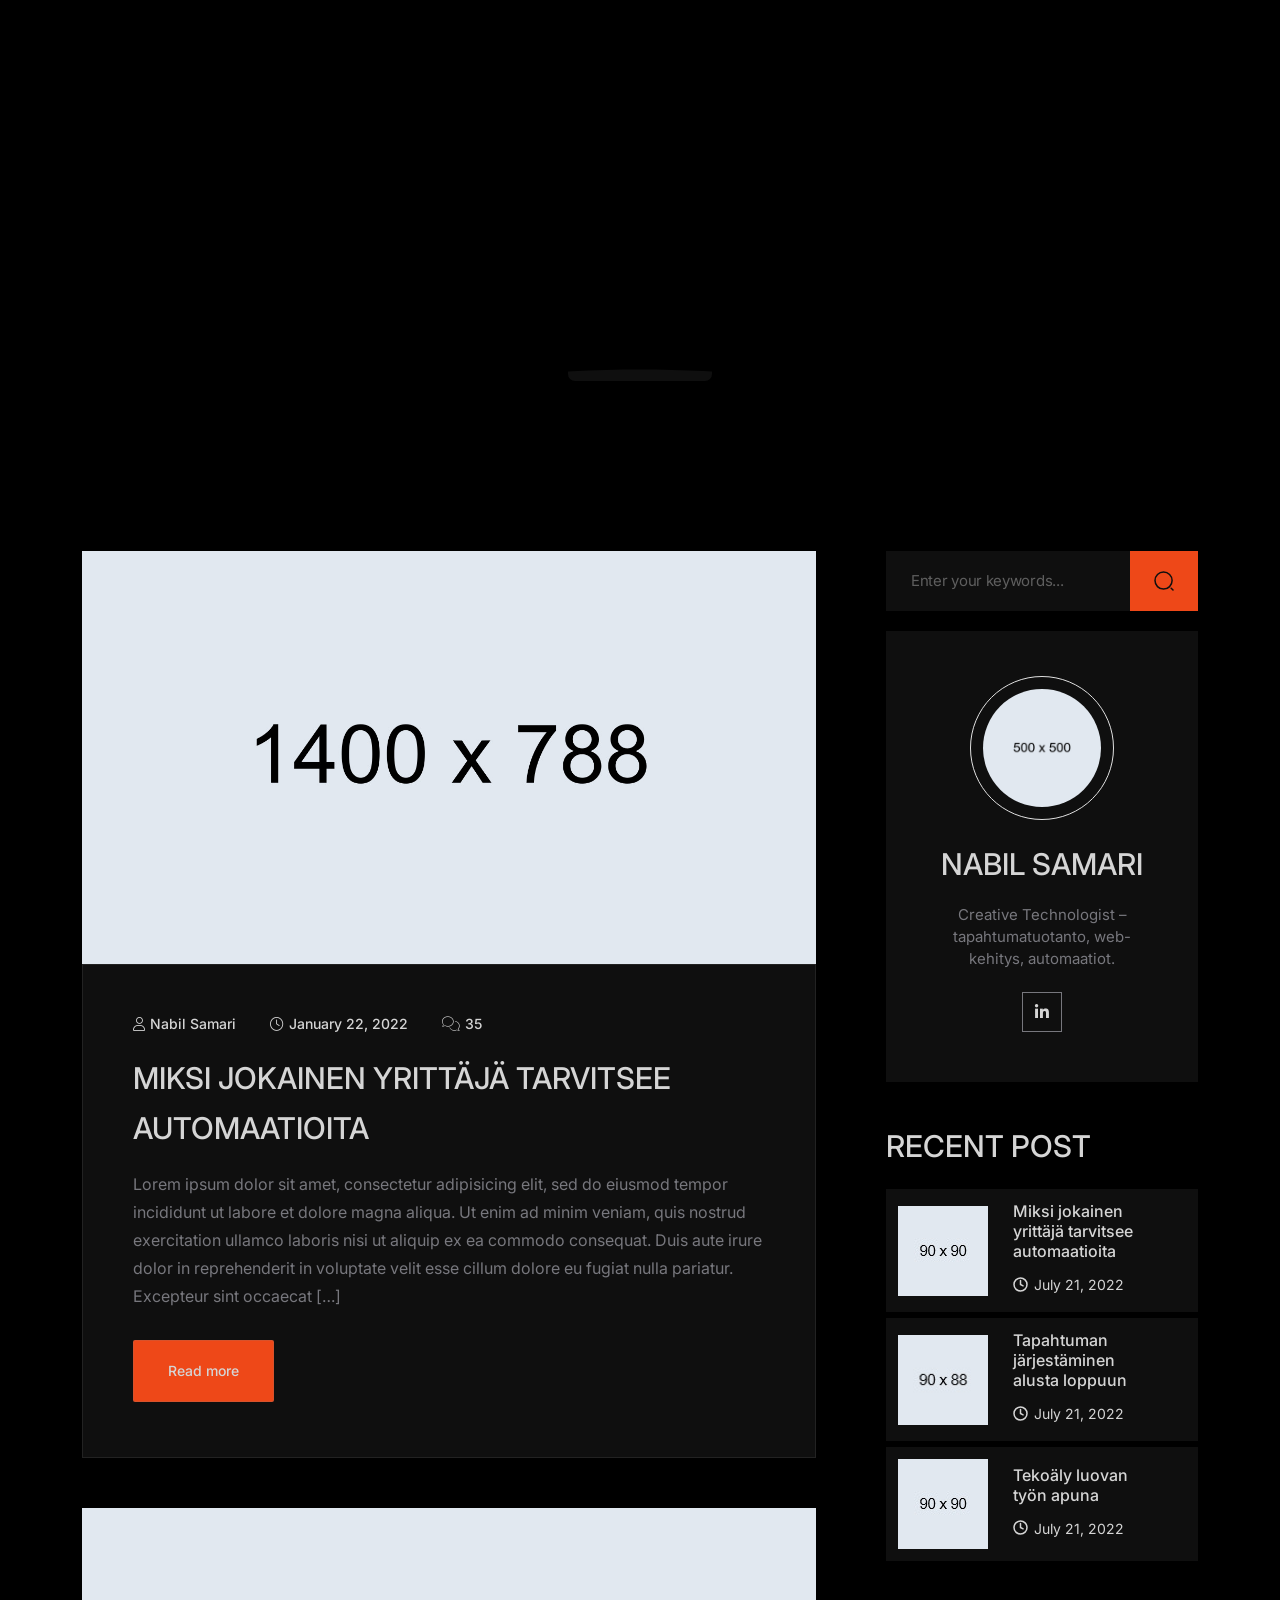
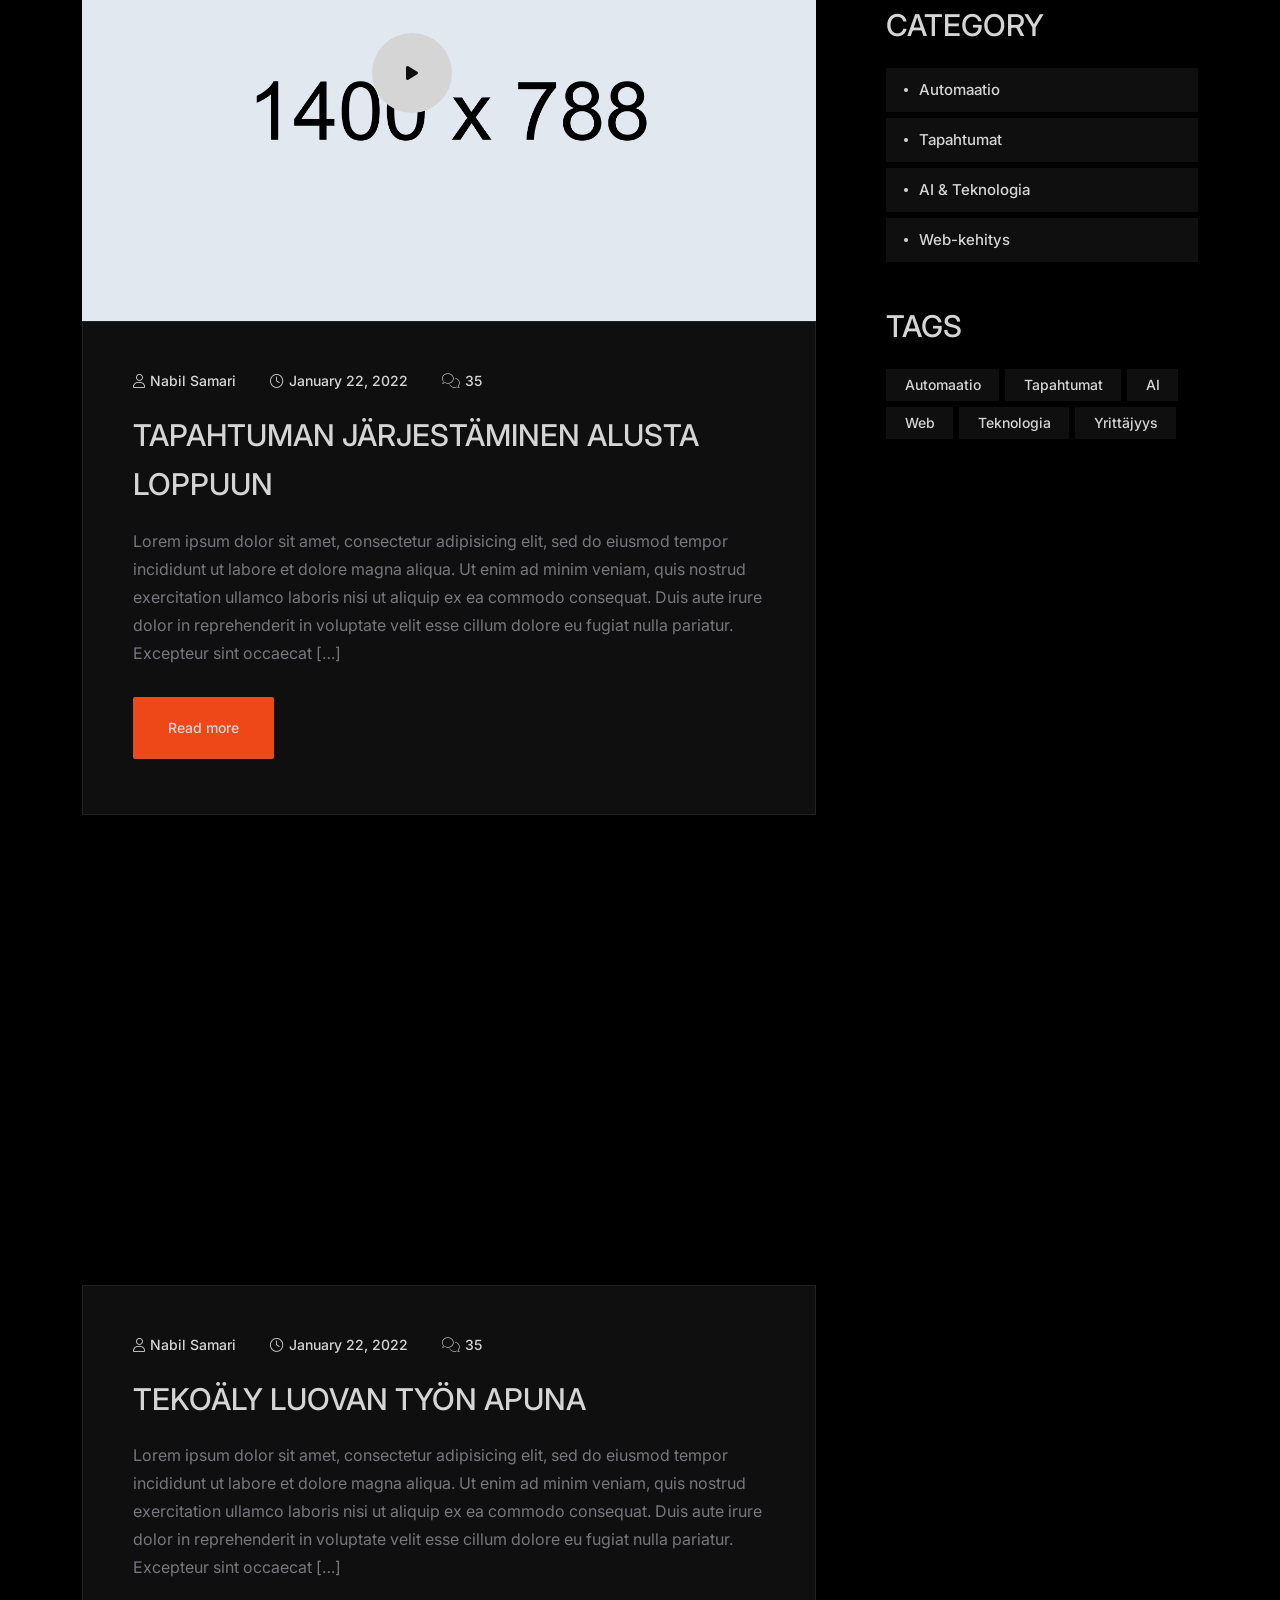
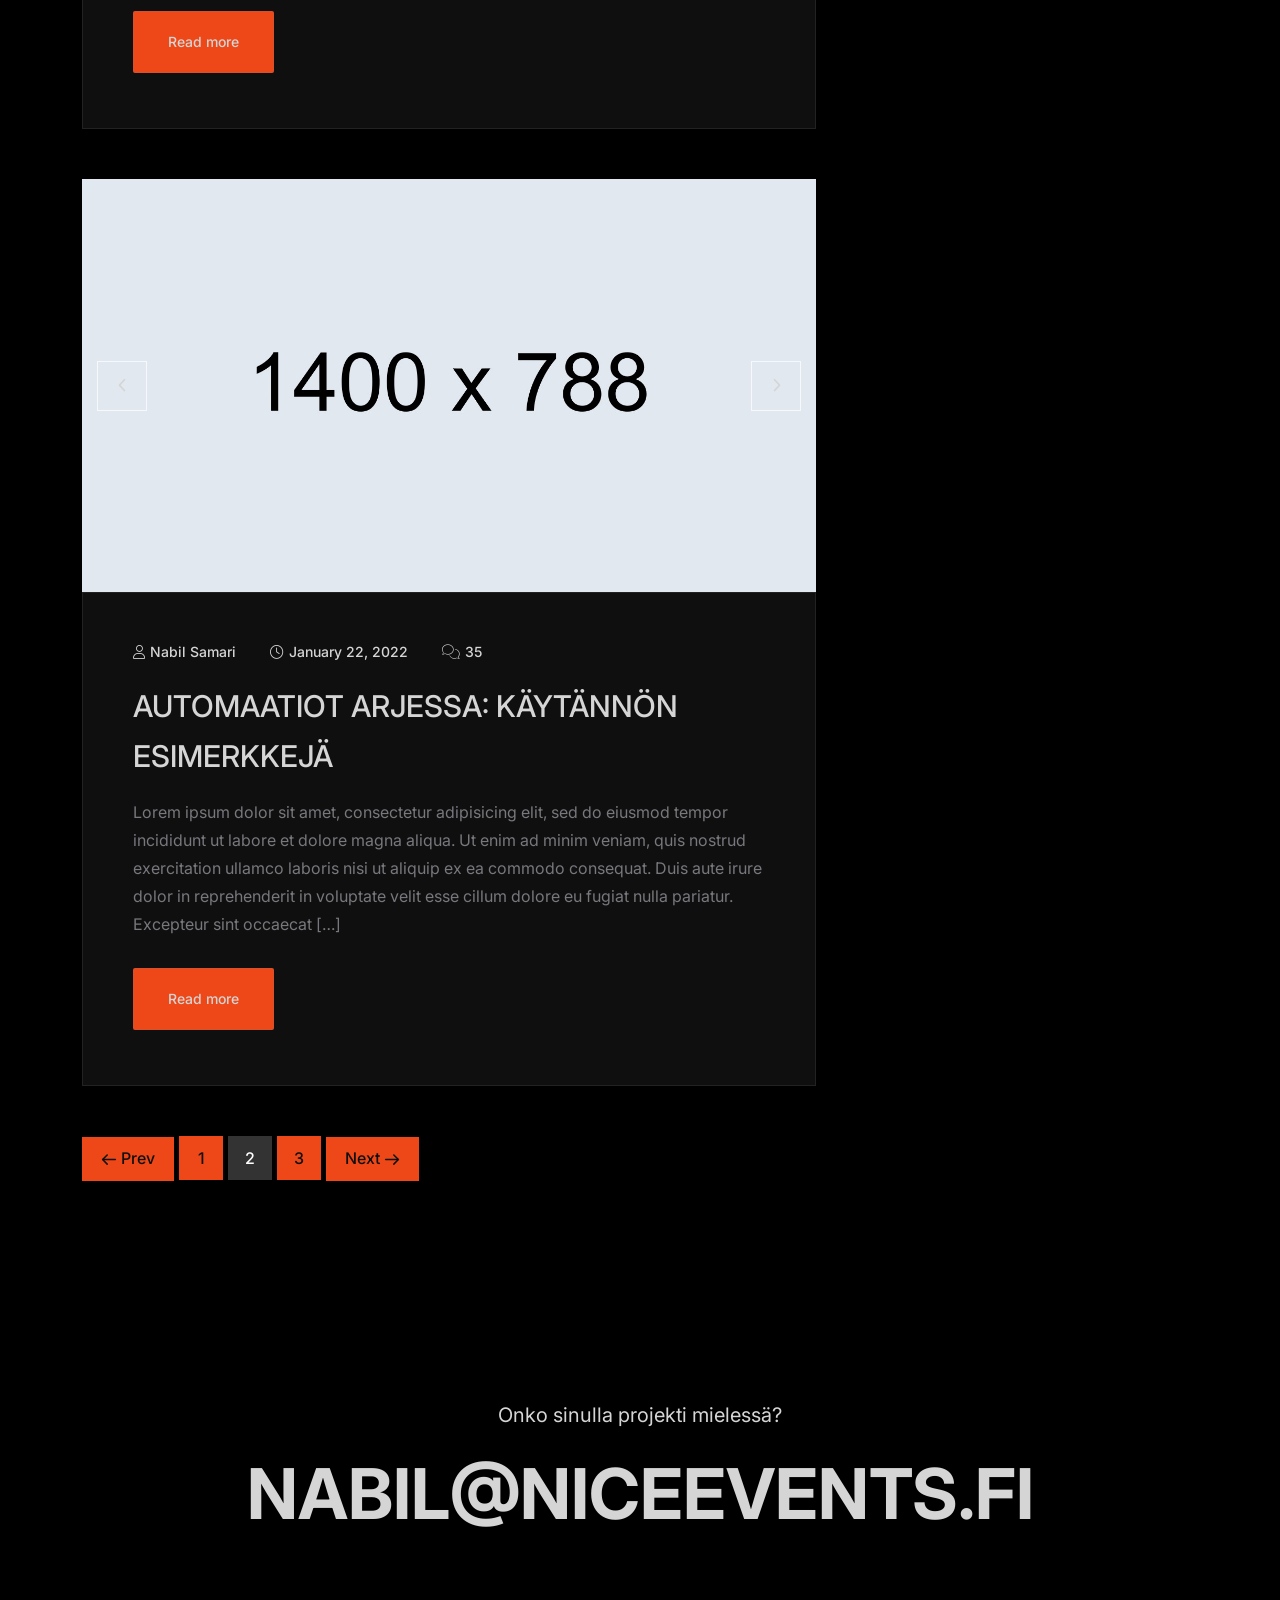
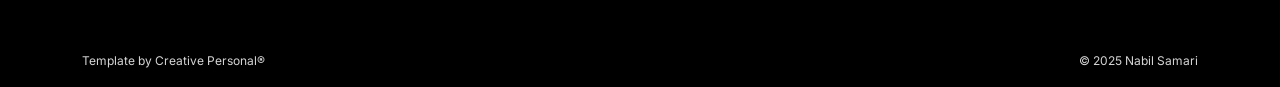
<file: blog.html>
<!DOCTYPE html>
<html lang="en">

<head>
    <!-- META -->
    <meta charset="utf-8">
    <meta http-equiv="X-UA-Compatible" content="IE=edge">
    <meta name="viewport" content="width=device-width, initial-scale=1">
    <meta name="description" content="Creative Technologist – tapahtumatuotanto, web-kehitys, automaatiot, valo- ja videokuvaus. Seinäjoki, Finland.">
    <meta name="keywords" content="creative technologist, web developer, event production, AI, automation, photography, videography, Nabil Samari">
    <meta name="author" content="Nabil Samari">
    <!-- PAGE TITLE -->
    <title>Nabil Samari – Creative Technologist</title>
    <link rel="icon" type="image/x-icon" href="assets/images/favicon.png">
    <!-- ALL GOOGLE FONTS -->
    <link rel="preconnect" href="https://fonts.googleapis.com">
    <link rel="preconnect" href="https://fonts.gstatic.com" crossorigin>
    <link href="https://fonts.googleapis.com/css2?family=Inter:ital,opsz,wght@0,14..32,100..900;1,14..32,100..900&family=Plus+Jakarta+Sans:ital,wght@0,200..800;1,200..800&display=swap" rel="stylesheet">
    <!-- BOOTSTRAP CSS -->
    <link rel="stylesheet" href="assets/css/bootstrap.min.css" />
    <!-- FONT AWESOME CSS -->
    <link rel="stylesheet" href="assets/css/font-awesome-pro.css" />
    <!-- FONT AWESOME CSS -->
    <link rel="stylesheet" href="assets/fonts/remixicon.css" />
    <!-- MAGNIFIC CSS -->
    <link rel="stylesheet" href="assets/css/magnific-popup.css">
    <!-- NICE SELECT CSS -->
    <link rel="stylesheet" href="assets/css/nice-select.min.css" />
    <!-- ANIMATE CSS -->
    <link rel="stylesheet" href="assets/css/animate.min.css" />
    <!-- MOBILE MENU CSS -->
    <link rel="stylesheet" href="assets/css/mobilemenu.css" />
    <link rel="stylesheet" href="assets/css/swiper-bundle.css" />
    <!-- SPACING CSS -->
    <link rel="stylesheet" href="assets/css/spacing.css" />
    <link rel="stylesheet" href="assets/css/blog.css" />
    <!-- MAIN STYLE CSS -->
    <link rel="stylesheet" href="assets/css/style.css" />
    <!-- RESPONSIVE CSS -->
    <link rel="stylesheet" href="assets/css/responsive.css">
    <!-- HTML5 shim and Respond.js IE8 support of HTML5 elements and media queries -->
    <!-- WARNING: Respond.js doesn't work if you view the page via file:// -->
    <!--[if lt IE 9]>
      <script src="https://oss.maxcdn.com/html5shiv/3.7.2/html5shiv.min.js"></script>
      <script src="https://oss.maxcdn.com/respond/1.4.2/respond.min.js"></script>
    <![endif]-->
</head>

<body>
    <!-- START PRELOADER AREA-->
    <div class="preloader">
        <svg viewbox="0 0 1000 1000" preserveaspectratio="none">
            <path id="preloaderSvg" d="M0,1005S175,995,500,995s500,5,500,5V0H0Z"></path>
        </svg>
        <div class="preloader-heading">
            <div class="load-text">
                <span>L</span>
                <span>o</span>
                <span>a</span>
                <span>d</span>
                <span>i</span>
                <span>n</span>
                <span>g</span>
            </div>
        </div>
    </div>
    <!-- END PRELOADER AREA -->
    <!-- START SCROOL UP DESIGN AREA -->
    <div class="progress-wrap cursor-pointer">
        <i class="ri-arrow-up-s-line"></i>
        <svg class="progress-circle svg-content" width="100%" height="100%" viewBox="-1 -1 102 102">
            <path d="M50,1 a49,49 0 0,1 0,98 a49,49 0 0,1 0,-98" />
        </svg>
    </div>
    <!-- / END SCROOL UP DESIGN AREA -->
    <!-- START MAGIC CURSOR AND BALL AREA-->
    <div id="magic-cursor">
        <div id="ball"></div>
    </div>
    <!-- / END MAGIC CURSOR AND BALL AREA-->
    <!-- START MENU DESIGN AREA-->
    <header class="main-header">
        <div class="header-upper">
            <div class="container">
                <div class="header-inner">
                    <div class="row align-items-center">
                        <div class="col-xl-2 col-lg-2 col-md-6 col-6 col-sm-3">
                            <div class="logo-area">
                                <div class="logo">
                                    <a href="index.html"><img src="assets/images/logo.png" alt=""></a>
                                </div>
                            </div>
                        </div>
                        <div class="col-xl-10 col-lg-10 col-md-6 col-6 col-sm-9">
                            <div class="main-menu">
                                <nav id="mobile-menu">
                                    <ul class="onepage">
                                        <li><a href="index.html" class="linkstyle">Home</a></li>
                                        <li><a href="about.html" class="linkstyle">About</a></li>
                                        <li><a href="service.html" class="linkstyle">Services</a></li>
                                        <li><a href="projects.html" class="linkstyle">Projects</a></li>
                                        <li><a href="blog.html" class="linkstyle">Blog</a></li>
                                        <li><a href="contact.html" class="linkstyle">Contact</a></li>
                                    </ul>
                                </nav>
                            </div>
                            <div class="side-menu-icon d-lg-none text-end">
                                <a href="javascript:void(0)" class="info-toggle-btn f-right sidebar-toggle-btn"><i class="fal fa-bars"></i></a>
                            </div>
                        </div>
                    </div>
                </div>
            </div>
        </div>
    </header>
    <!-- // END MENU DESIGN AREA-->
    <!-- START MOBILE MENU DESIGN AREA-->
    <div class="sidebar__area">
        <div class="sidebar__wrapper">
            <div class="sidebar__close">
                <button class="sidebar__close-btn" id="sidebar__close-btn">
                    <i class="fal fa-times"></i>
                </button>
            </div>
            <div class="sidebar__content mt-50 mb-20">
                <div class="mobile-menu fix"></div>
            </div>
        </div>
    </div>
    <div class="body-overlay"></div>
    <!-- // END MOBILE MENU DESIGN AREA-->
    <!-- START SINGLE PAGE DESIGN AREA -->
    <section class="single-page-hero-area">
        <div class="container">
            <div class="row align-items-center text-center">
                <div class="col-lg-12">
                    <h2>Blogs</h2>
                    <div class="breadcrumb__list">
                        <span><a href="#">Home</a></span>
                        <span class="dvdr"><i class="fa-regular fa-angle-right"></i></span>
                        <span>Blog</span>
                    </div>
                </div>
            </div>
        </div>
    </section>
    <!-- // END SINGLE PAGE DESIGN AREA -->
    <!-- postbox area start -->
    <section class="blog-page-area">
        <div class="container">
            <div class="row">
                <div class="col-xxl-8 col-lg-8">
                    <div class="postbox__wrapper">
                        <article class="postbox__item format-image mb-50 transition-3">
                            <div class="postbox__thumb w-img">
                                <a href="blog-details.html">
                                    <img src="assets/images/blog/blog1.jpg" alt="">
                                </a>
                            </div>
                            <div class="postbox__content">
                                <div class="postbox__meta">
                                    <span>
                                        <a href=""><i class="fa-light fa-user"></i>Nabil Samari</a>
                                    </span>
                                    <span>
                                        <a href=""><i class="fa-light fa-clock"></i>January 22, 2022</a>
                                    </span>
                                    <span>
                                        <a href=""><i class="fa-sharp fa-thin fa-comments"></i>35</a>
                                    </span>
                                </div>
                                <h3 class="postbox__title">
                                    <a href="blog-details.html">Miksi jokainen yrittäjä tarvitsee automaatioita</a>
                                </h3>
                                <div class="postbox__text">
                                    <p>Lorem ipsum dolor sit amet, consectetur adipisicing elit, sed do eiusmod tempor incididunt ut labore et dolore magna aliqua. Ut enim ad minim veniam, quis nostrud exercitation ullamco laboris nisi ut aliquip ex ea commodo consequat. Duis aute irure dolor in reprehenderit in voluptate velit esse cillum dolore eu fugiat nulla pariatur. Excepteur sint occaecat […]</p>
                                </div>
                                <div class="postbox__read-more">
                                    <a href="blog-details.html" class="theme-btn">Read more</a>
                                </div>
                            </div>
                        </article>
                        <article class="postbox__item format-video mb-50 transition-3">
                            <div class="postbox__thumb postbox__video w-img p-relative">
                                <a href="blog-details.html">
                                    <img src="assets/images/blog/blog2.jpg" alt="">
                                </a>
                                <a href="https://youtu.be/-WRZI63emjs" class="play-btn pulse-btn popup-video"><i class="fas fa-play"></i></a>
                            </div>
                            <div class="postbox__content">
                                <div class="postbox__meta">
                                    <span>
                                        <a href=""><i class="fa-light fa-user"></i>Nabil Samari</a>
                                    </span>
                                    <span>
                                        <a href=""><i class="fa-light fa-clock"></i>January 22, 2022</a>
                                    </span>
                                    <span>
                                        <a href=""><i class="fa-sharp fa-thin fa-comments"></i>35</a>
                                    </span>
                                </div>
                                <h3 class="postbox__title">
                                    <a href="blog-details.html">Tapahtuman järjestäminen alusta loppuun</a>
                                </h3>
                                <div class="postbox__text">
                                    <p>Lorem ipsum dolor sit amet, consectetur adipisicing elit, sed do eiusmod tempor incididunt ut labore et dolore magna aliqua. Ut enim ad minim veniam, quis nostrud exercitation ullamco laboris nisi ut aliquip ex ea commodo consequat. Duis aute irure dolor in reprehenderit in voluptate velit esse cillum dolore eu fugiat nulla pariatur. Excepteur sint occaecat […]</p>
                                </div>
                                <div class="postbox__read-more">
                                    <a href="blog-details.html" class="theme-btn">Read more</a>
                                </div>
                            </div>
                        </article>
                        <article class="postbox__item format-audio mb-50 transition-3">
                            <div class="postbox__thumb postbox__audio w-img p-relative">
                                <iframe allow="autoplay" src="https://w.soundcloud.com/player/?url=https%3A//api.soundcloud.com/tracks/316547873&color=%23ff5500&auto_play=false&hide_related=false&show_comments=true&show_user=true&show_reposts=false&show_teaser=true&visual=true"></iframe>
                            </div>
                            <div class="postbox__content">
                                <div class="postbox__meta">
                                    <span>
                                        <a href=""><i class="fa-light fa-user"></i>Nabil Samari</a>
                                    </span>
                                    <span>
                                        <a href=""><i class="fa-light fa-clock"></i>January 22, 2022</a>
                                    </span>
                                    <span>
                                        <a href=""><i class="fa-sharp fa-thin fa-comments"></i>35</a>
                                    </span>
                                </div>
                                <h3 class="postbox__title">
                                    <a href="blog-details.html">Tekoäly luovan työn apuna</a>
                                </h3>
                                <div class="postbox__text">
                                    <p>Lorem ipsum dolor sit amet, consectetur adipisicing elit, sed do eiusmod tempor incididunt ut labore et dolore magna aliqua. Ut enim ad minim veniam, quis nostrud exercitation ullamco laboris nisi ut aliquip ex ea commodo consequat. Duis aute irure dolor in reprehenderit in voluptate velit esse cillum dolore eu fugiat nulla pariatur. Excepteur sint occaecat […]</p>
                                </div>
                                <div class="postbox__read-more">
                                    <a href="blog-details.html" class="theme-btn">Read more</a>
                                </div>
                            </div>
                        </article>
                        <article class="postbox__item format-image mb-50 transition-3">
                            <div class="postbox__thumb postbox__slider swiper-container w-img p-relative">
                                <div class="swiper-wrapper">
                                    <div class="postbox__slider-item swiper-slide">
                                        <img src="assets/images/blog/blog1.jpg" alt="">
                                    </div>
                                    <div class="postbox__slider-item swiper-slide">
                                        <img src="assets/images/blog/blog2.jpg" alt="">
                                    </div>
                                    <div class="postbox__slider-item swiper-slide">
                                        <img src="assets/images/blog/blog3.jpg" alt="">
                                    </div>
                                </div>
                                <div class="postbox__nav">
                                    <button class="postbox-slider-button-next"><i class="fa-regular fa-angle-right"></i></button>
                                    <button class="postbox-slider-button-prev"><i class="fa-regular fa-angle-left"></i></button>
                                </div>
                            </div>
                            <div class="postbox__content">
                                <div class="postbox__meta">
                                    <span>
                                        <a href=""><i class="fa-light fa-user"></i>Nabil Samari</a>
                                    </span>
                                    <span>
                                        <a href=""><i class="fa-light fa-clock"></i>January 22, 2022</a>
                                    </span>
                                    <span>
                                        <a href=""><i class="fa-sharp fa-thin fa-comments"></i>35</a>
                                    </span>
                                </div>
                                <h3 class="postbox__title">
                                    <a href="blog-details.html">Automaatiot arjessa: käytännön esimerkkejä</a>
                                </h3>
                                <div class="postbox__text">
                                    <p>Lorem ipsum dolor sit amet, consectetur adipisicing elit, sed do eiusmod tempor incididunt ut labore et dolore magna aliqua. Ut enim ad minim veniam, quis nostrud exercitation ullamco laboris nisi ut aliquip ex ea commodo consequat. Duis aute irure dolor in reprehenderit in voluptate velit esse cillum dolore eu fugiat nulla pariatur. Excepteur sint occaecat […]</p>
                                </div>
                                <div class="postbox__read-more">
                                    <a href="blog-details.html" class="theme-btn">Read more</a>
                                </div>
                            </div>
                        </article>
                        <!-- START PAGINATION DESIGN AREA-->
                        <div class="tp-pagination mt-20">
                            <nav>
                                <ul>
                                    <li>
                                        <a href="blog.html" class="tp-pagination-prev prev page-numbers">
                                            <svg width="16" height="11" viewBox="0 0 16 11" fill="none" xmlns="http://www.w3.org/2000/svg">
                                                <path d="M6.17749 10.105L1.62499 5.55248L6.17749 0.999981" stroke="currentColor" stroke-width="1.5" stroke-miterlimit="10" stroke-linecap="round" stroke-linejoin="round" />
                                                <path d="M14.3767 5.55249L1.75421 5.55249" stroke="currentColor" stroke-width="1.5" stroke-miterlimit="10" stroke-linecap="round" stroke-linejoin="round" />
                                            </svg>
                                            Prev
                                        </a>
                                    </li>
                                    <li>
                                        <a href="blog.html">1</a>
                                    </li>
                                    <li>
                                        <span class="current">2</span>
                                    </li>
                                    <li>
                                        <a href="blog.html">3</a>
                                    </li>
                                    <li>
                                        <a href="blog.html" class="next page-numbers">
                                            Next
                                            <svg width="16" height="11" viewBox="0 0 16 11" fill="none" xmlns="http://www.w3.org/2000/svg">
                                                <path d="M9.82422 1L14.3767 5.5525L9.82422 10.105" stroke="currentColor" stroke-width="1.5" stroke-miterlimit="10" stroke-linecap="round" stroke-linejoin="round" />
                                                <path d="M1.625 5.55249H14.2475" stroke="currentColor" stroke-width="1.5" stroke-miterlimit="10" stroke-linecap="round" stroke-linejoin="round" />
                                            </svg>
                                        </a>
                                    </li>
                                </ul>
                            </nav>
                        </div>
                        <!-- // END PAGINATION DESIGN AREA-->
                    </div>
                </div>
                <div class="col-xxl-4 col-lg-4">
                    <div class="blog_sidebar__wrapper pl-40">
                        <div class="sidebar__widget mb-20">
                            <div class="sidebar__widget-content">
                                <div class="sidebar__search">
                                    <form action="#">
                                        <div class="sidebar__search-input">
                                            <input type="text" placeholder="Enter your keywords...">
                                            <button type="submit">
                                                <svg width="20" height="20" viewBox="0 0 20 20" fill="none" xmlns="http://www.w3.org/2000/svg">
                                                    <path d="M9.55 18.1C14.272 18.1 18.1 14.272 18.1 9.55C18.1 4.82797 14.272 1 9.55 1C4.82797 1 1 4.82797 1 9.55C1 14.272 4.82797 18.1 9.55 18.1Z" stroke="currentColor" stroke-width="1.5" stroke-linecap="round" stroke-linejoin="round" />
                                                    <path d="M19.0002 19.0002L17.2002 17.2002" stroke="currentColor" stroke-width="1.5" stroke-linecap="round" stroke-linejoin="round" />
                                                </svg>
                                            </button>
                                        </div>
                                    </form>
                                </div>
                            </div>
                        </div>
                        <div class="sidebar__widget mb-45">
                            <div class="sidebar__widget-content">
                                <div class="sidebar__author">
                                    <div class="sidebar__author-thumb">
                                        <img src="assets/images/blog/author.jpg" alt="">
                                    </div>
                                    <div class="sidebar__author-content">
                                        <h3 class="sidebar__author-title">Nabil Samari</h3>
                                        <p>Creative Technologist – tapahtumatuotanto, web-kehitys, automaatiot.</p>
                                        <div class="sidebar__author-social d-flex align-items-center justify-content-center">
                                            <a href="https://www.linkedin.com/in/nabilsamari/"><i class="fa-brands fa-linkedin-in"></i></a>
                                        </div>
                                    </div>
                                </div>
                            </div>
                        </div>
                        <div class="sidebar__widget mb-45">
                            <h3 class="sidebar__widget-title">Recent Post</h3>
                            <div class="sidebar__widget-content">
                                <div class="sidebar__post">
                                    <div class="rc__post d-flex align-items-center">
                                        <div class="rc__post-thumb">
                                            <a href="blog-details.html"><img src="assets/images/blog/blog-sm-1.jpg" alt=""></a>
                                        </div>
                                        <div class="rc__post-content">
                                            <h3 class="rc__post-title">
                                                <a href="blog-details.html">Miksi jokainen yrittäjä tarvitsee automaatioita</a>
                                            </h3>
                                            <div class="rc__meta">
                                                <span>
                                                    <svg width="15" height="15" viewBox="0 0 15 15" fill="none" xmlns="http://www.w3.org/2000/svg">
                                                        <path d="M7.5 14C11.0899 14 14 11.0899 14 7.5C14 3.91015 11.0899 1 7.5 1C3.91015 1 1 3.91015 1 7.5C1 11.0899 3.91015 14 7.5 14Z" stroke="currentColor" stroke-width="1.5" stroke-linecap="round" stroke-linejoin="round" />
                                                        <path d="M7.5 3.59961V7.49961L10.1 8.79961" stroke="currentColor" stroke-width="1.5" stroke-linecap="round" stroke-linejoin="round" />
                                                    </svg>July 21, 2022
                                                </span>
                                            </div>
                                        </div>
                                    </div>
                                    <div class="rc__post d-flex align-items-center">
                                        <div class="rc__post-thumb">
                                            <a href="blog-details.html"><img src="assets/images/blog/blog-sm-2.jpg" alt=""></a>
                                        </div>
                                        <div class="rc__post-content">
                                            <h3 class="rc__post-title">
                                                <a href="blog-details.html">Tapahtuman järjestäminen alusta loppuun</a>
                                            </h3>
                                            <div class="rc__meta">
                                                <span>
                                                    <svg width="15" height="15" viewBox="0 0 15 15" fill="none" xmlns="http://www.w3.org/2000/svg">
                                                        <path d="M7.5 14C11.0899 14 14 11.0899 14 7.5C14 3.91015 11.0899 1 7.5 1C3.91015 1 1 3.91015 1 7.5C1 11.0899 3.91015 14 7.5 14Z" stroke="currentColor" stroke-width="1.5" stroke-linecap="round" stroke-linejoin="round" />
                                                        <path d="M7.5 3.59961V7.49961L10.1 8.79961" stroke="currentColor" stroke-width="1.5" stroke-linecap="round" stroke-linejoin="round" />
                                                    </svg>July 21, 2022
                                                </span>
                                            </div>
                                        </div>
                                    </div>
                                    <div class="rc__post d-flex align-items-center">
                                        <div class="rc__post-thumb">
                                            <a href="blog-details.html"><img src="assets/images/blog/blog-sm-3.jpg" alt=""></a>
                                        </div>
                                        <div class="rc__post-content">
                                            <h3 class="rc__post-title">
                                                <a href="blog-details.html">Tekoäly luovan työn apuna</a>
                                            </h3>
                                            <div class="rc__meta">
                                                <span>
                                                    <svg width="15" height="15" viewBox="0 0 15 15" fill="none" xmlns="http://www.w3.org/2000/svg">
                                                        <path d="M7.5 14C11.0899 14 14 11.0899 14 7.5C14 3.91015 11.0899 1 7.5 1C3.91015 1 1 3.91015 1 7.5C1 11.0899 3.91015 14 7.5 14Z" stroke="currentColor" stroke-width="1.5" stroke-linecap="round" stroke-linejoin="round" />
                                                        <path d="M7.5 3.59961V7.49961L10.1 8.79961" stroke="currentColor" stroke-width="1.5" stroke-linecap="round" stroke-linejoin="round" />
                                                    </svg>July 21, 2022
                                                </span>
                                            </div>
                                        </div>
                                    </div>
                                </div>
                            </div>
                        </div>
                        <div class="sidebar__widget mb-45">
                            <h3 class="sidebar__widget-title">Category</h3>
                            <div class="sidebar__widget-content">
                                <ul>
                                    <li><a href="blog.html">Automaatio</a></li>
                                    <li><a href="blog.html">Tapahtumat</a></li>
                                    <li><a href="blog.html">AI & Teknologia</a></li>
                                    <li><a href="blog.html">Web-kehitys</a></li>
                                </ul>
                            </div>
                        </div>
                        <div class="sidebar__widget mb-40">
                            <h3 class="sidebar__widget-title">Tags</h3>
                            <div class="sidebar__widget-content">
                                <div class="tagcloud">
                                    <a href="#">Automaatio</a>
                                    <a href="#">Tapahtumat</a>
                                    <a href="#">AI</a>
                                    <a href="#">Web</a>
                                    <a href="#">Teknologia</a>
                                    <a href="#">Yrittäjyys</a>
                                </div>
                            </div>
                        </div>
                    </div>
                </div>
            </div>
        </div>
    </section>
    <!-- postbox area end -->
    <!-- START FOOTER DESIGN AREA -->
    <footer class="main-footer">
        <div class="container">
            <div class="row">
                <div class="col-lg-12">
                    <div class="footer-top">
                        <p> Onko sinulla projekti mielessä?</p>
                        <h2><a href="mailto:nabil@niceevents.fi">nabil@niceevents.fi</a></h2>
                    </div>
                </div>
            </div>
            <div class="row">
                <div class="col-lg-6 col-sm-6">
                    <p class="copy-left-text">Template by <a href="https://themeforest.net/user/creativepersonal/portfolio">Creative Personal®</a></p>
                </div>
                <div class="col-lg-6 col-sm-6">
                    <p class="copy-right-text">&copy; 2025 Nabil Samari</p>
                </div>
            </div>
        </div>
    </footer>
    <!-- / END FOOTER DESIGN AREA -->
    <!-- JQUERY JS -->
    <script src="assets/js/jquery-3.6.0.min.js"></script>
    <!-- BOOTSTRAP JS-->
    <script src="assets/js/bootstrap.min.js"></script>
    <!-- APPEAR JS -->
    <script src="assets/js/appear.min.js"></script>
    <!-- MAGNIFICANT JS -->
    <script src="assets/js/jquery.magnific-popup.min.js"></script>
    <!-- MOBILE MENU JS-->
    <script src="assets/js/mobilemenu.js"></script>
    <!-- GSAP AND LOCOMOTIV JS-->
    <script src="assets/js/gsap.min.js"></script>
    <script src="assets/js/ScrollTrigger.min.js"></script>
    <script src="assets/js/lenis.js"></script>
    <!-- SWIPPER JS-->
    <script src="assets/js/swiper-bundle.js"></script>
    <!-- NICE SELECT JS-->
    <script src="assets/js/jquery.nice-select.min.js"></script>
    <!-- IMAGE LOADER JS-->
    <script src="assets/js/imagesloaded.pkgd.min.js"></script>
    <!-- ISOTOPE JS-->
    <script src="assets/js/isotope.pkgd.min.js"></script>
    <!--  WOW ANIMATION JS-->
    <script src="assets/js/wow.min.js"></script>
    <!-- SCRIPT JS-->
    <script src="assets/js/script.js"></script>
</body>

</html>
</file>
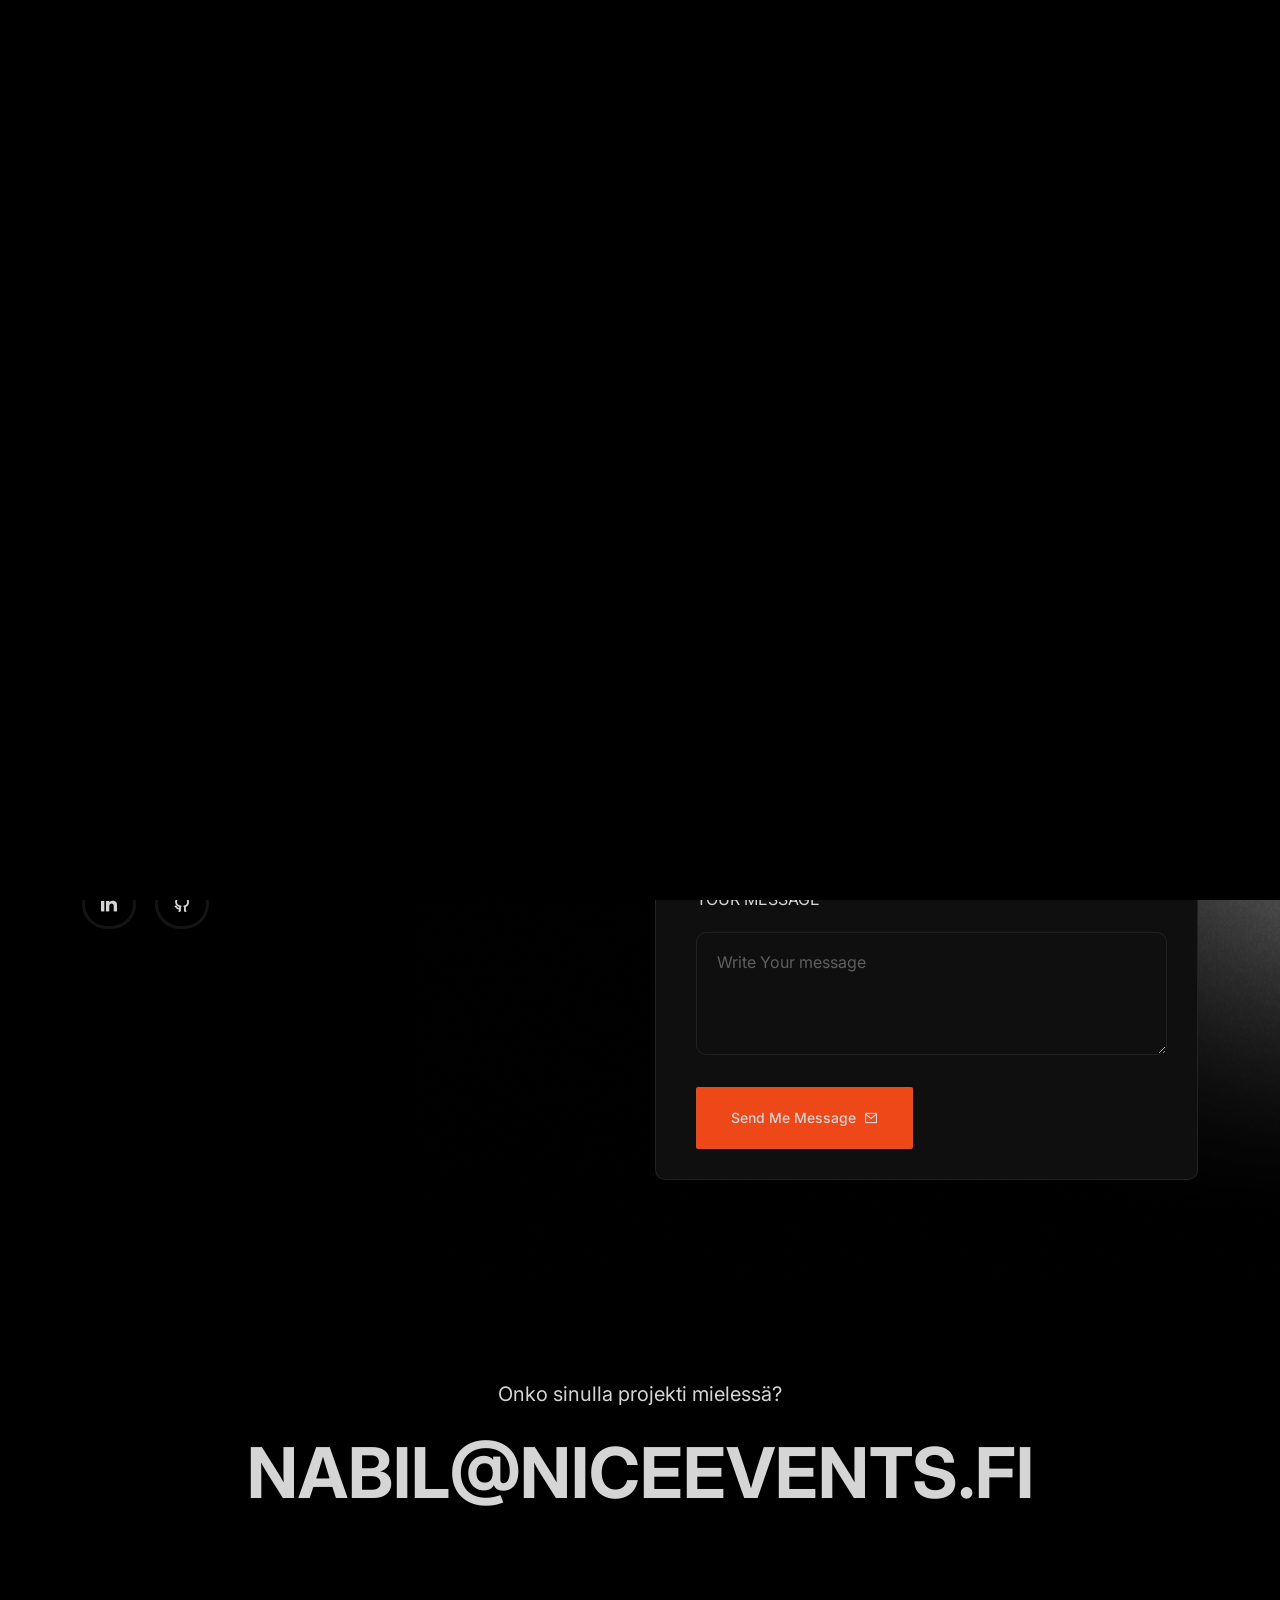
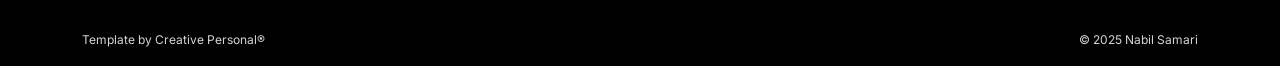
<file: contact.html>
<!DOCTYPE html>
<html lang="en">

<head>
    <!-- META -->
    <meta charset="utf-8">
    <meta http-equiv="X-UA-Compatible" content="IE=edge">
    <meta name="viewport" content="width=device-width, initial-scale=1">
    <meta name="description" content="Creative Technologist – tapahtumatuotanto, web-kehitys, automaatiot, valo- ja videokuvaus. Seinäjoki, Finland.">
    <meta name="keywords" content="creative technologist, web developer, event production, AI, automation, photography, videography, Nabil Samari">
    <meta name="author" content="Nabil Samari">
    <!-- PAGE TITLE -->
    <title>Nabil Samari – Creative Technologist</title>
    <link rel="icon" type="image/x-icon" href="assets/images/favicon.png">
    <!-- ALL GOOGLE FONTS -->
    <link rel="preconnect" href="https://fonts.googleapis.com">
    <link rel="preconnect" href="https://fonts.gstatic.com" crossorigin>
    <link href="https://fonts.googleapis.com/css2?family=Inter:ital,opsz,wght@0,14..32,100..900;1,14..32,100..900&family=Plus+Jakarta+Sans:ital,wght@0,200..800;1,200..800&display=swap" rel="stylesheet">
    <!-- BOOTSTRAP CSS -->
    <link rel="stylesheet" href="assets/css/bootstrap.min.css" />
    <!-- FONT AWESOME CSS -->
    <link rel="stylesheet" href="assets/css/font-awesome-pro.css" />
    <!-- FONT AWESOME CSS -->
    <link rel="stylesheet" href="assets/fonts/remixicon.css" />
    <!-- MAGNIFIC CSS -->
    <link rel="stylesheet" href="assets/css/magnific-popup.css">
    <!-- NICE SELECT CSS -->
    <link rel="stylesheet" href="assets/css/nice-select.min.css" />
    <!-- ANIMATE CSS -->
    <link rel="stylesheet" href="assets/css/animate.min.css" />
    <!-- MOBILE MENU CSS -->
    <link rel="stylesheet" href="assets/css/mobilemenu.css" />
    <!-- SPACING CSS -->
    <link rel="stylesheet" href="assets/css/spacing.css" />
    <link rel="stylesheet" href="assets/css/blog.css" />
    <!-- MAIN STYLE CSS -->
    <link rel="stylesheet" href="assets/css/style.css" />
    <!-- RESPONSIVE CSS -->
    <link rel="stylesheet" href="assets/css/responsive.css">
    <!-- HTML5 shim and Respond.js IE8 support of HTML5 elements and media queries -->
    <!-- WARNING: Respond.js doesn't work if you view the page via file:// -->
    <!--[if lt IE 9]>
      <script src="https://oss.maxcdn.com/html5shiv/3.7.2/html5shiv.min.js"></script>
      <script src="https://oss.maxcdn.com/respond/1.4.2/respond.min.js"></script>
    <![endif]-->
</head>

<body>
    <!-- START PRELOADER AREA-->
    <div class="preloader">
        <svg viewbox="0 0 1000 1000" preserveaspectratio="none">
            <path id="preloaderSvg" d="M0,1005S175,995,500,995s500,5,500,5V0H0Z"></path>
        </svg>
        <div class="preloader-heading">
            <div class="load-text">
                <span>L</span>
                <span>o</span>
                <span>a</span>
                <span>d</span>
                <span>i</span>
                <span>n</span>
                <span>g</span>
            </div>
        </div>
    </div>
    <!-- END PRELOADER AREA -->
    <!-- START SCROOL UP DESIGN AREA -->
    <div class="progress-wrap cursor-pointer">
        <i class="ri-arrow-up-s-line"></i>
        <svg class="progress-circle svg-content" width="100%" height="100%" viewBox="-1 -1 102 102">
            <path d="M50,1 a49,49 0 0,1 0,98 a49,49 0 0,1 0,-98" />
        </svg>
    </div>
    <!-- / END SCROOL UP DESIGN AREA -->
    <!-- START MAGIC CURSOR AND BALL AREA-->
    <div id="magic-cursor">
        <div id="ball"></div>
    </div>
    <!-- / END MAGIC CURSOR AND BALL AREA-->
    <!-- START MENU DESIGN AREA-->
    <header class="main-header">
        <div class="header-upper">
            <div class="container">
                <div class="header-inner">
                    <div class="row align-items-center">
                        <div class="col-xl-2 col-lg-2 col-md-6 col-6 col-sm-3">
                            <div class="logo-area">
                                <div class="logo">
                                    <a href="index.html"><img src="assets/images/logo.png" alt=""></a>
                                </div>
                            </div>
                        </div>
                        <div class="col-xl-10 col-lg-10 col-md-6 col-6 col-sm-9">
                            <div class="main-menu">
                                <nav id="mobile-menu">
                                    <ul class="onepage">
                                        <li><a href="index.html" class="linkstyle">Home</a></li>
                                        <li><a href="about.html" class="linkstyle">About</a></li>
                                        <li><a href="service.html" class="linkstyle">Services</a></li>
                                        <li><a href="projects.html" class="linkstyle">Projects</a></li>
                                        <li><a href="blog.html" class="linkstyle">Blog</a></li>
                                        <li><a href="contact.html" class="linkstyle">Contact</a></li>
                                    </ul>
                                </nav>
                            </div>
                            <div class="side-menu-icon d-lg-none text-end">
                                <a href="javascript:void(0)" class="info-toggle-btn f-right sidebar-toggle-btn"><i class="fal fa-bars"></i></a>
                            </div>
                        </div>
                    </div>
                </div>
            </div>
        </div>
    </header>
    <!-- // END MENU DESIGN AREA-->
    <!-- START MOBILE MENU DESIGN AREA-->
    <div class="sidebar__area">
        <div class="sidebar__wrapper">
            <div class="sidebar__close">
                <button class="sidebar__close-btn" id="sidebar__close-btn">
                    <i class="fal fa-times"></i>
                </button>
            </div>
            <div class="sidebar__content mt-50 mb-20">
                <div class="mobile-menu fix"></div>
            </div>
        </div>
    </div>
    <div class="body-overlay"></div>
    <!-- // END MOBILE MENU DESIGN AREA-->
    <!-- START SINGLE PAGE DESIGN AREA -->
    <section class="single-page-hero-area">
        <div class="container">
            <div class="row align-items-center text-center">
                <div class="col-lg-12">
                    <h2>Ota yhteyttä</h2>
                    <div class="breadcrumb__list">
                        <span><a href="#">Home</a></span>
                        <span class="dvdr"><i class="fa-regular fa-angle-right"></i></span>
                        <span>Contact Me</span>
                    </div>
                </div>
            </div>
        </div>
    </section>
    <!-- // END SINGLE PAGE DESIGN AREA -->
    <!-- START CONTACT DESIGN AREA -->
    <section id="contact" class="contact-area">
        <div class="container">
            <div class="row">
                <div class="col-lg-6">
                    <div class="contact-content-part  wow fadeInUp delay-0-2s">
                        <img src="assets/images/about/me2.jpg" alt="">
                        <p> Onko sinulla projekti mielessä?</p>
                        <h2> Ota yhteyttä</h2>
                        <p>Onko sinulla projekti mielessä? Ota yhteyttä – keskustellaan miten voin auttaa.</p>
                        <!-- START CONTACT SINGLEDESIGN AREA -->
                        <div class="single-contact wow fadeInUp" data-wow-delay=".6s">
                            <div class="about-social">
                                <ul>
                                    <li><a href="https://www.linkedin.com/in/nabilsamari/"><i class="ri-linkedin-fill"></i></a></li>
                                    <li><a href=""><i class="ri-github-line"></i></a></li>
                                </ul>
                            </div>
                        </div>
                        <!-- / END CONTACT SINGLEDESIGN AREA -->
                    </div>
                </div>
                <!-- START CONTACT FORM DESIGN AREA -->
                <div class="col-lg-6">
                    <div class="contact-form contact-form-area wow fadeInUp delay-0-4s">
                        <form id="contactForm" class="contact-form" action="#" method="post">
                            <div class="row">
                                <div class="col-md-6">
                                    <div class="form-group">
                                        <label for="name">Full Name</label>
                                        <input type="text" id="name" class="form-control" value="" placeholder="Steve Milner" required="" data-error="Please enter your Name" />
                                        <label for="name" class="for-icon"><i class="far fa-user"></i></label>
                                        <div class="help-block with-errors"></div>
                                    </div>
                                </div>
                                <div class="col-md-6">
                                    <div class="form-group">
                                        <label for="email">Email Address</label>
                                        <input type="email" id="email" class="form-control" value="" placeholder="hello@websitename.com" required="" data-error="Please enter your Email" />
                                        <label for="email" class="for-icon"><i class="far fa-envelope"></i></label>
                                        <div class="help-block with-errors"></div>
                                    </div>
                                </div>
                                <div class="col-md-12">
                                    <div class="form-group">
                                        <label for="name">Subject</label>
                                        <input type="text" id="subject" class="form-control" value="" placeholder="Your Subject" required="" data-error="Please enter your Name" />
                                        <label for="name" class="for-icon"><i class="far fa-user"></i></label>
                                        <div class="help-block with-errors"></div>
                                    </div>
                                </div>
                                <div class="col-md-12">
                                    <div class="form-group">
                                        <label for="message">Your Message</label>
                                        <textarea name="message" id="message" class="form-control" rows="4" placeholder="Write Your message" required="" data-error="Please Write your Message"></textarea>
                                        <div class="help-block with-errors"></div>
                                    </div>
                                </div>
                                <div class="col-md-12">
                                    <div class="form-group mb-0">
                                        <button type="submit" class="theme-btn">
                                            Send Me Message <i class="ri-mail-line"></i>
                                        </button>
                                        <div id="msgSubmit" class="hidden"></div>
                                    </div>
                                </div>
                                <div class="col-md-12 text-center">
                                    <p class="input-success">We have received your mail, We will get back to you soon!</p>
                                    <p class="input-error">Sorry, Message could not send! Please try again.</p>
                                </div>
                            </div>
                        </form>
                    </div>
                </div>
                <!-- / END CONTACT FORM DESIGN AREA -->
            </div>
        </div>
    </section>
    <!-- / END CONTACT DESIGN AREA -->
    <!-- START FOOTER DESIGN AREA -->
    <footer class="main-footer">
        <div class="container">
            <div class="row">
                <div class="col-lg-12">
                    <div class="footer-top">
                        <p> Onko sinulla projekti mielessä?</p>
                        <h2><a href="mailto:nabil@niceevents.fi">nabil@niceevents.fi</a></h2>
                    </div>
                </div>
            </div>
            <div class="row">
                <div class="col-lg-6 col-sm-6">
                    <p class="copy-left-text">Template by <a href="https://themeforest.net/user/creativepersonal/portfolio">Creative Personal®</a></p>
                </div>
                <div class="col-lg-6 col-sm-6">
                    <p class="copy-right-text">&copy; 2025 Nabil Samari</p>
                </div>
            </div>
        </div>
    </footer>
    <!-- / END FOOTER DESIGN AREA -->
    <!-- JQUERY JS -->
    <script src="assets/js/jquery-3.6.0.min.js"></script>
    <!-- BOOTSTRAP JS-->
    <script src="assets/js/bootstrap.min.js"></script>
    <!-- APPEAR JS -->
    <script src="assets/js/appear.min.js"></script>
    <!-- MAGNIFICANT JS -->
    <script src="assets/js/jquery.magnific-popup.min.js"></script>
    <!-- MOBILE MENU JS-->
    <script src="assets/js/mobilemenu.js"></script>
    <!-- GSAP AND LOCOMOTIV JS-->
    <script src="assets/js/gsap.min.js"></script>
    <script src="assets/js/ScrollTrigger.min.js"></script>
    <script src="assets/js/lenis.js"></script>
    <!-- SWIPPER JS-->
    <script src="assets/js/swiper-bundle.js"></script>
    <!-- NICE SELECT JS-->
    <script src="assets/js/jquery.nice-select.min.js"></script>
    <!-- IMAGE LOADER JS-->
    <script src="assets/js/imagesloaded.pkgd.min.js"></script>
    <!-- ISOTOPE JS-->
    <script src="assets/js/isotope.pkgd.min.js"></script>
    <!--  WOW ANIMATION JS-->
    <script src="assets/js/wow.min.js"></script>
    <!-- SCRIPT JS-->
    <script src="assets/js/script.js"></script>
</body>

</html>
</file>
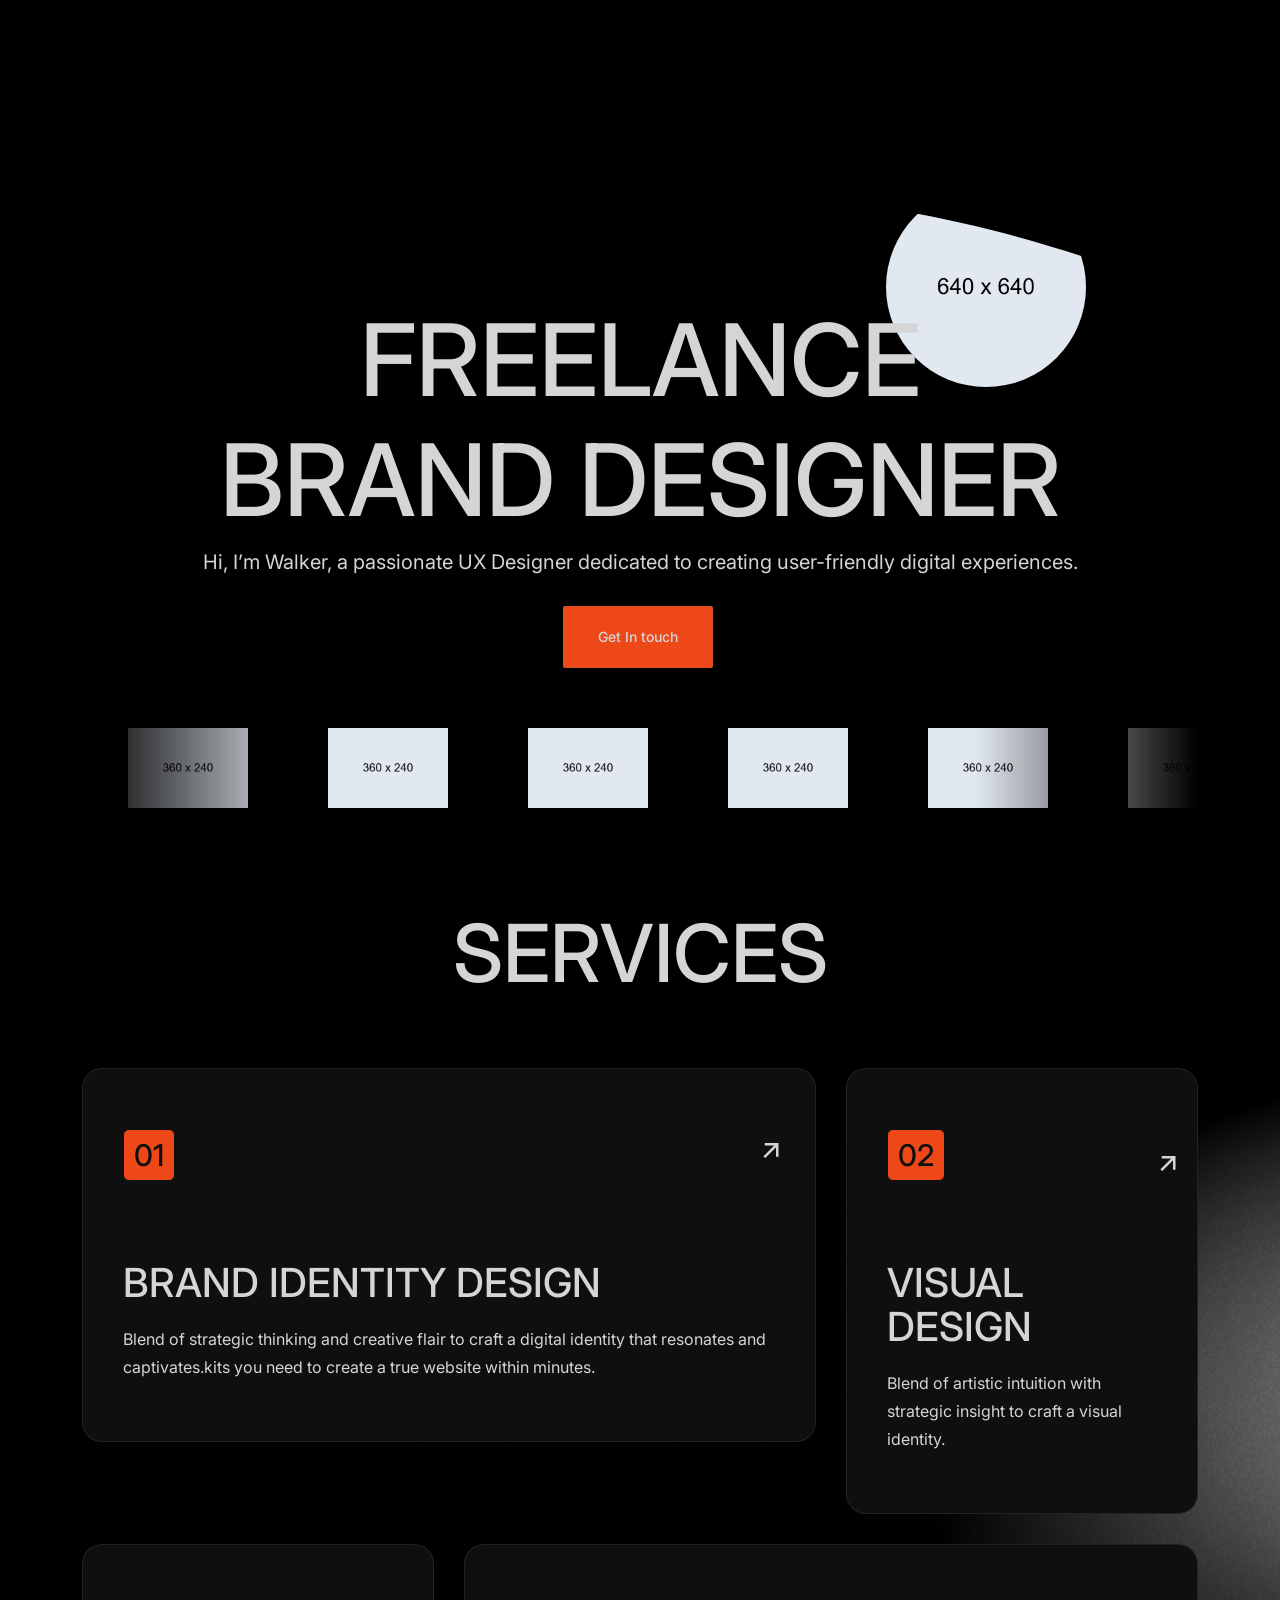
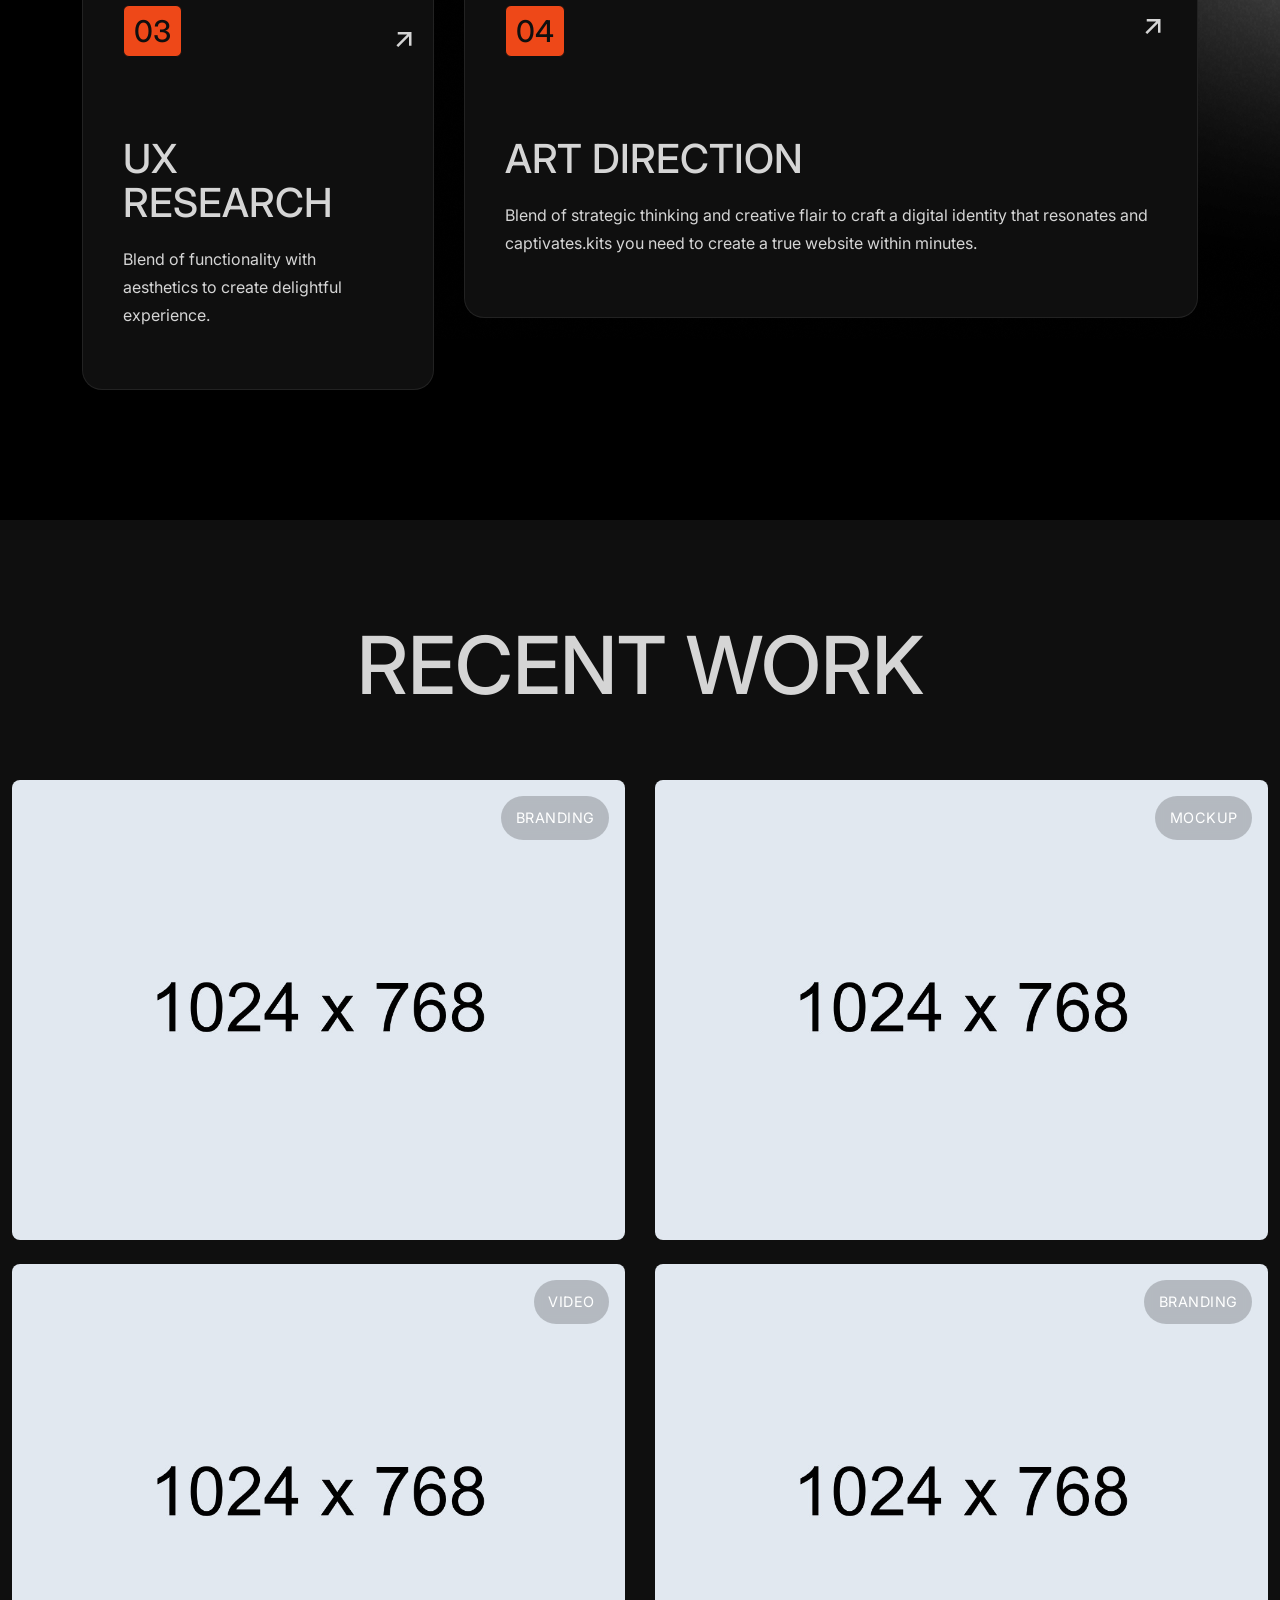
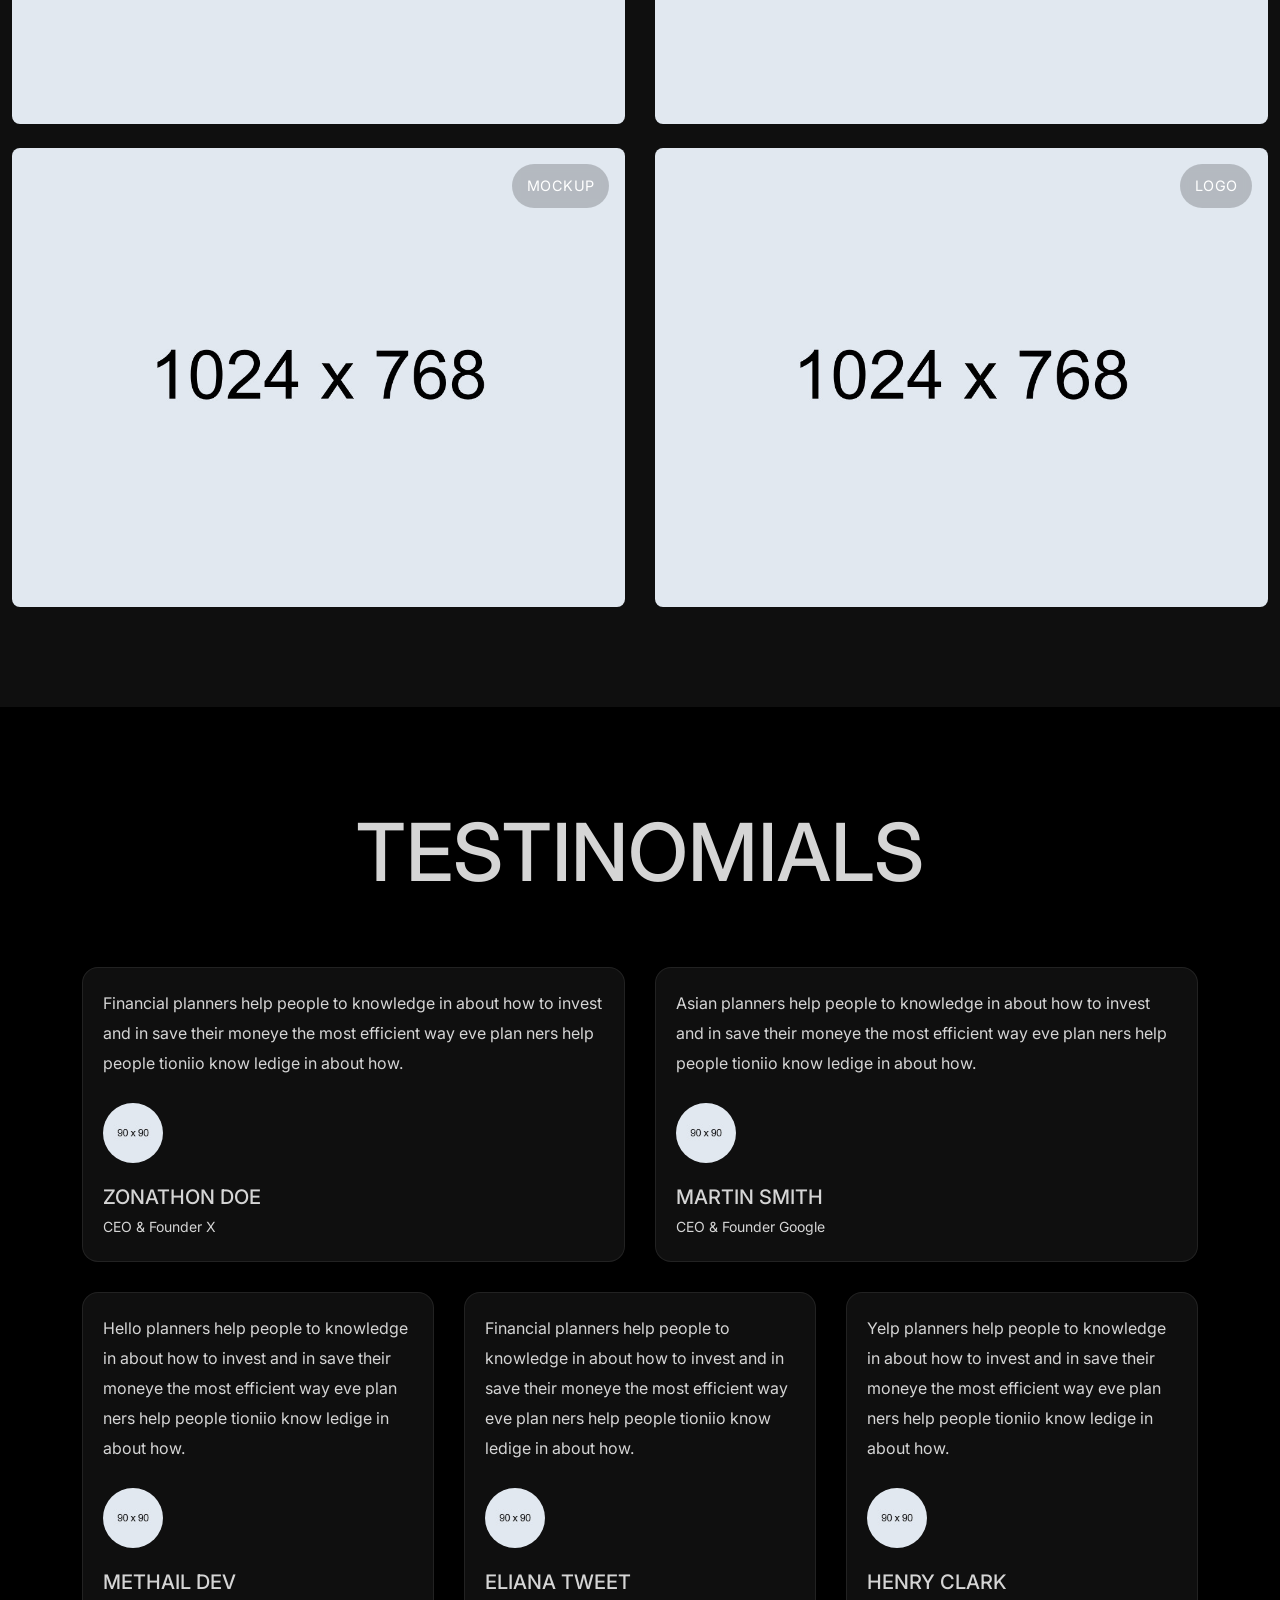
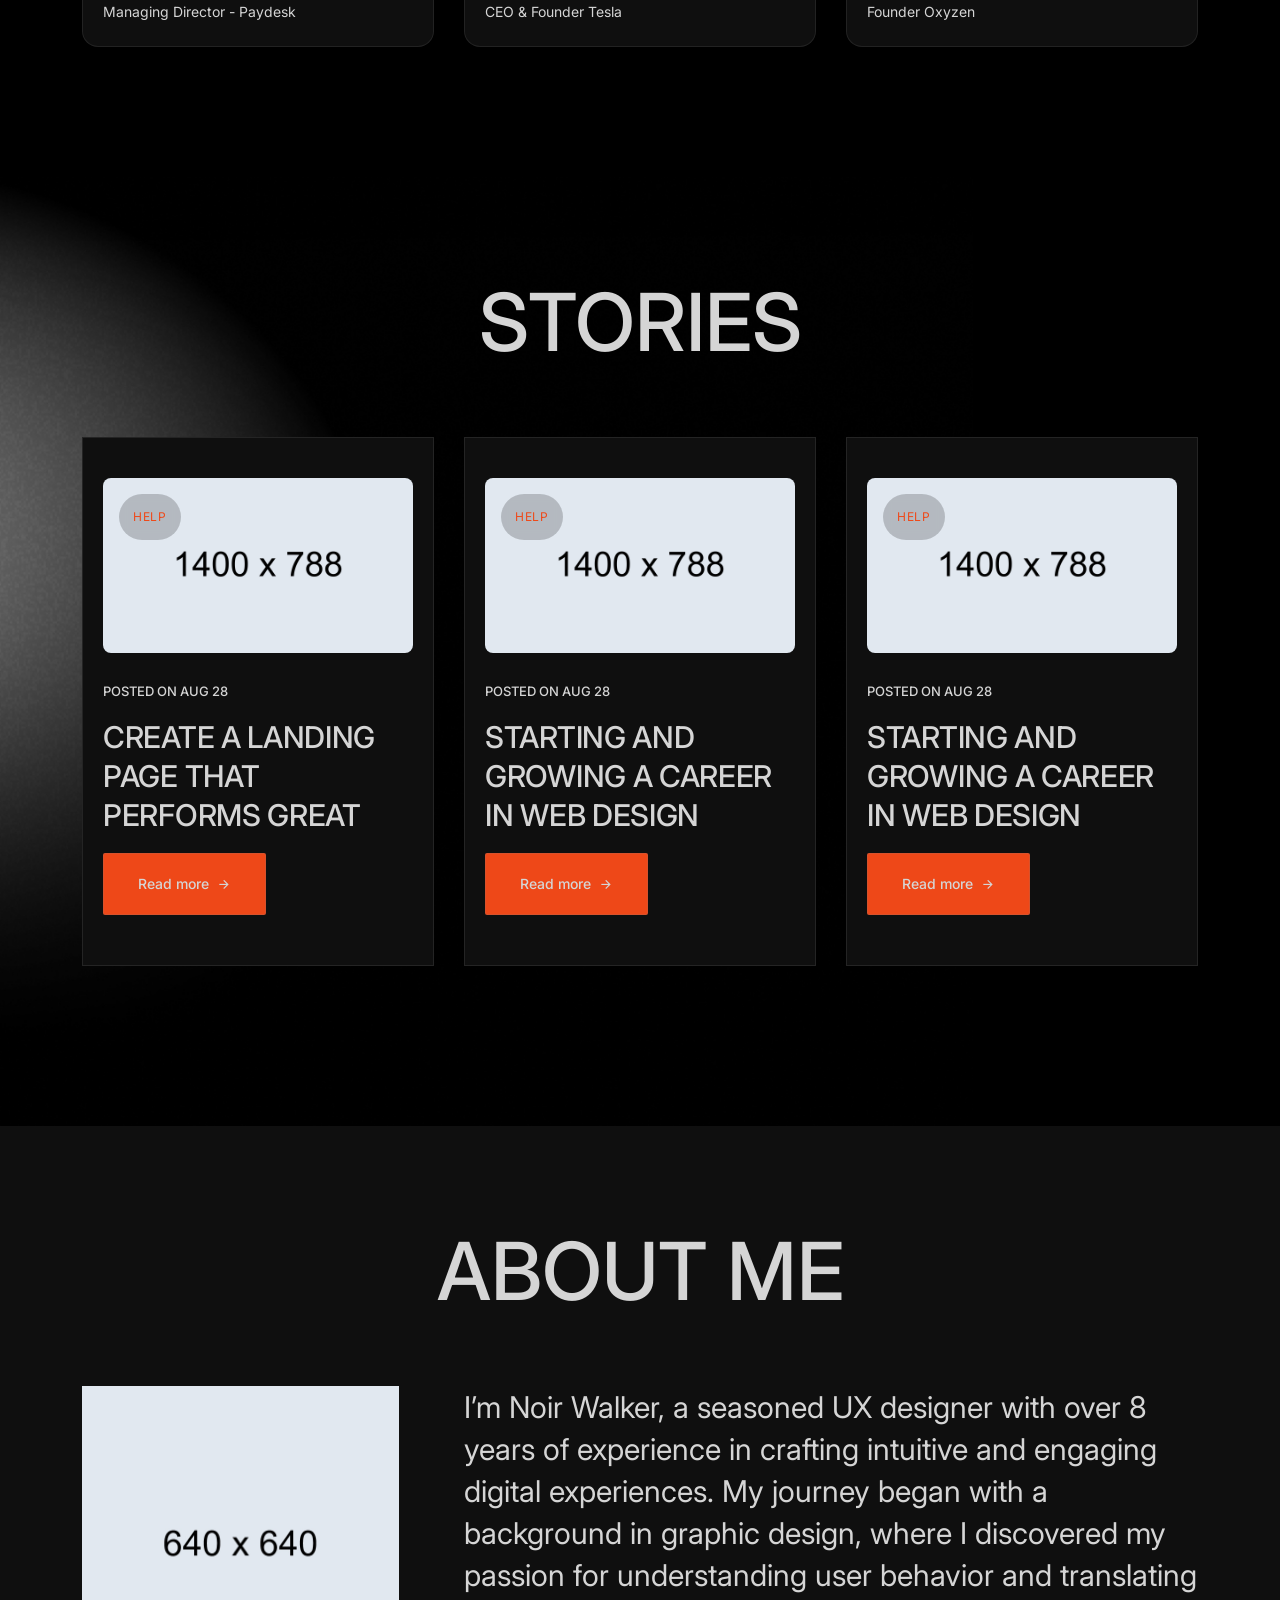
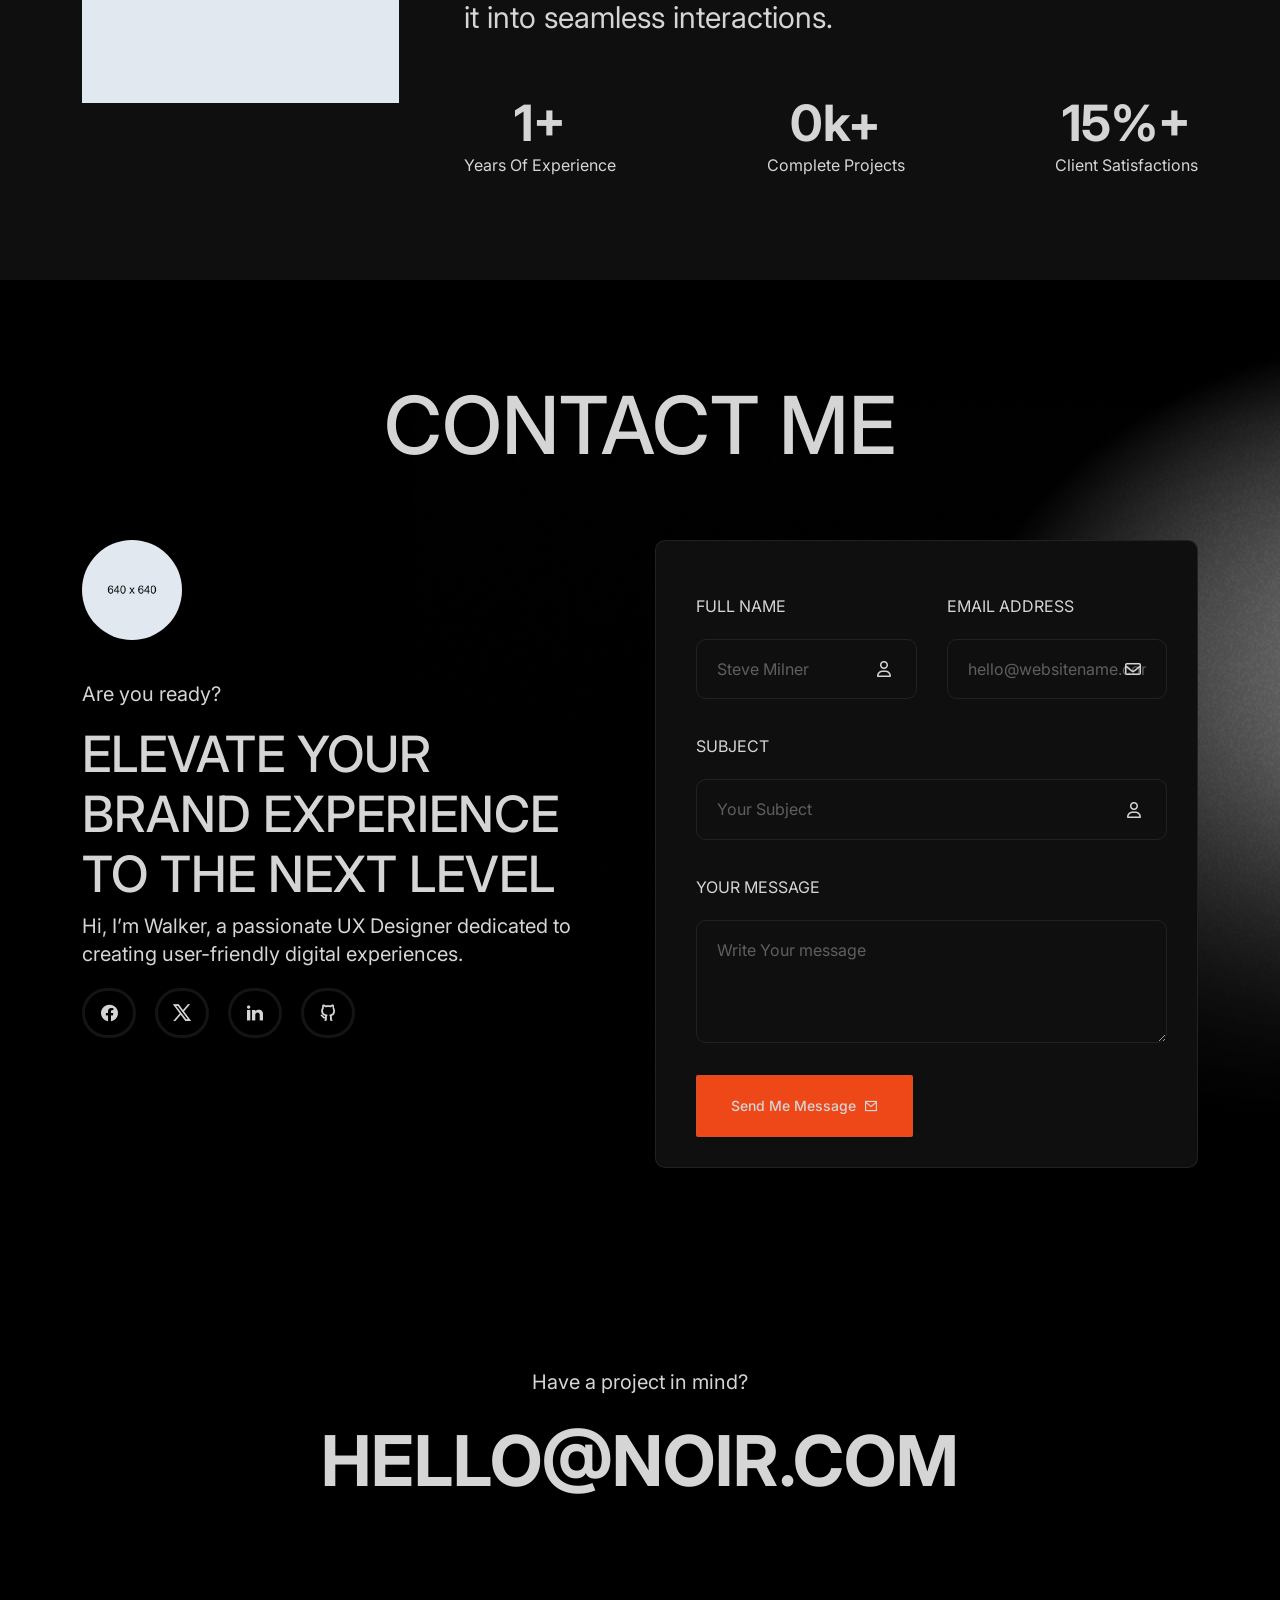
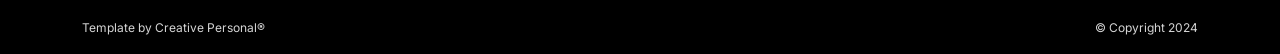
<file: index-onepage.html>
<!DOCTYPE html>
<html lang="en">

<head>
    <!-- META -->
    <meta charset="utf-8">
    <meta http-equiv="X-UA-Compatible" content="IE=edge">
    <meta name="viewport" content="width=device-width, initial-scale=1">
    <meta name="description" content="Noir - Modern Portfolio Template">
    <meta name="keywords" content="personal, portfolio new, html, one page, bootstrap, new html template, design, creative, onepage, clean, modern">
    <meta name="author" content="Tanvir Hossain">
    <!-- PAGE TITLE -->
    <title>Noir - Modern Portfolio Template</title>
    <link rel="icon" type="image/x-icon" href="assets/images/favicon.png">
    <!-- ALL GOOGLE FONTS -->
    <link rel="preconnect" href="https://fonts.googleapis.com">
    <link rel="preconnect" href="https://fonts.gstatic.com" crossorigin>
    <link href="https://fonts.googleapis.com/css2?family=Inter:ital,opsz,wght@0,14..32,100..900;1,14..32,100..900&family=Plus+Jakarta+Sans:ital,wght@0,200..800;1,200..800&display=swap" rel="stylesheet">
    <!-- BOOTSTRAP CSS -->
    <link rel="stylesheet" href="assets/css/bootstrap.min.css" />
    <!-- FONT AWESOME CSS -->
    <link rel="stylesheet" href="assets/css/font-awesome-pro.css" />
    <!-- FONT AWESOME CSS -->
    <link rel="stylesheet" href="assets/fonts/remixicon.css" />
    <!-- MAGNIFIC CSS -->
    <link rel="stylesheet" href="assets/css/magnific-popup.css">
    <!-- NICE SELECT CSS -->
    <link rel="stylesheet" href="assets/css/nice-select.min.css" />
    <!-- ANIMATE CSS -->
    <link rel="stylesheet" href="assets/css/animate.min.css" />
    <!-- MOBILE MENU CSS -->
    <link rel="stylesheet" href="assets/css/mobilemenu.css" />
    <link rel="stylesheet" href="assets/css/swiper-bundle.css" />
    <!-- SPACING CSS -->
    <link rel="stylesheet" href="assets/css/spacing.css" />
    <link rel="stylesheet" href="assets/css/blog.css" />
    <!-- MAIN STYLE CSS -->
    <link rel="stylesheet" href="assets/css/style.css" />
    <!-- RESPONSIVE CSS -->
    <link rel="stylesheet" href="assets/css/responsive.css">
    <!-- HTML5 shim and Respond.js IE8 support of HTML5 elements and media queries -->
    <!-- WARNING: Respond.js doesn't work if you view the page via file:// -->
    <!--[if lt IE 9]>
      <script src="https://oss.maxcdn.com/html5shiv/3.7.2/html5shiv.min.js"></script>
      <script src="https://oss.maxcdn.com/respond/1.4.2/respond.min.js"></script>
    <![endif]-->
</head>

<body>
    <!-- START PRELOADER AREA-->
    <div class="preloader">
        <svg viewbox="0 0 1000 1000" preserveaspectratio="none">
            <path id="preloaderSvg" d="M0,1005S175,995,500,995s500,5,500,5V0H0Z"></path>
        </svg>
        <div class="preloader-heading">
            <div class="load-text">
                <span>L</span>
                <span>o</span>
                <span>a</span>
                <span>d</span>
                <span>i</span>
                <span>n</span>
                <span>g</span>
            </div>
        </div>
    </div>
    <!-- END PRELOADER AREA -->
    <!-- START SCROOL UP DESIGN AREA -->
    <div class="progress-wrap cursor-pointer">
        <i class="ri-arrow-up-s-line"></i>
        <svg class="progress-circle svg-content" width="100%" height="100%" viewBox="-1 -1 102 102">
            <path d="M50,1 a49,49 0 0,1 0,98 a49,49 0 0,1 0,-98" />
        </svg>
    </div>
    <!-- / END SCROOL UP DESIGN AREA -->
    <!-- START MAGIC CURSOR AND BALL AREA-->
    <div id="magic-cursor">
        <div id="ball"></div>
    </div>
    <!-- / END MAGIC CURSOR AND BALL AREA-->
    <!-- START MENU DESIGN AREA-->
    <header class="main-header">
        <div class="header-upper">
            <div class="container">
                <div class="header-inner">
                    <div class="row align-items-center">
                        <div class="col-xl-2 col-lg-2 col-md-6 col-6 col-sm-3">
                            <div class="logo-area">
                                <div class="logo">
                                    <a href="index.html"><img src="assets/images/logo.png" alt=""></a>
                                </div>
                            </div>
                        </div>
                        <div class="col-xl-10 col-lg-10 col-md-6 col-6 col-sm-9">
                            <div class="main-menu">
                                <nav id="mobile-menu">
                                    <ul class="onepage">
                                        <li><a href="index.html" class="linkstyle">Home</a></li>
                                        <li><a href="#services" class="linkstyle">services</a></li>
                                        <li><a href="#projects" class="linkstyle">Projects</a></li>
                                        <li><a href="#blog" class="linkstyle">Blog</a></li>
                                        <li><a href="#about" class="linkstyle">about</a></li>
                                        <li><a href="#contact" class="linkstyle">Contact</a></li>
                                    </ul>
                                </nav>
                            </div>
                            <div class="side-menu-icon d-lg-none text-end">
                                <a href="javascript:void(0)" class="info-toggle-btn f-right sidebar-toggle-btn"><i class="fal fa-bars"></i></a>
                            </div>
                        </div>
                    </div>
                </div>
            </div>
        </div>
    </header>
    <!-- // END MENU DESIGN AREA-->
    <!-- START MOBILE MENU DESIGN AREA-->
    <div class="sidebar__area">
        <div class="sidebar__wrapper">
            <div class="sidebar__close">
                <button class="sidebar__close-btn" id="sidebar__close-btn">
                    <i class="fal fa-times"></i>
                </button>
            </div>
            <div class="sidebar__content mt-50 mb-20">
                <div class="mobile-menu fix"></div>
            </div>
        </div>
    </div>
    <div class="body-overlay"></div>
    <!-- // END MOBILE MENU DESIGN AREA-->
    <!-- START HEADER DESIGN AREA -->
    <section id="home" class="main-hero-area">
        <div class="container">
            <div class="row">
                <div class="col-lg-12">
                    <!-- START HERO DESIGN AREA -->
                    <div class="hero-content wow fadeInUp text-center delay-0-2s">
                        <img src="assets/images/about/me.jpg" alt="">
                        <h2>Freelance <br> Brand Designer</h2>
                        <p>Hi, I’m Walker, a passionate UX Designer dedicated to creating user-friendly digital experiences.</p>
                        <a class="theme-btn" href="#contact">Get In touch</a>
                    </div>
                    <!-- / END HERO DESIGN AREA -->
                    <div class="company-list">
                        <div class="scroller" data-direction="left" data-speed="slow">
                            <div class="scroller__inner">
                                <img src="assets/images/client-logos/partner1.png" alt="Company" />
                                <img src="assets/images/client-logos/partner2.png" alt="Company" />
                                <img src="assets/images/client-logos/partner3.png" alt="Company" />
                                <img src="assets/images/client-logos/partner4.png" alt="Company" />
                                <img src="assets/images/client-logos/partner5.png" alt="Company" />
                                <img src="assets/images/client-logos/partner6.png" alt="Company" />
                                <img src="assets/images/client-logos/partner7.png" alt="Company" />
                            </div>
                        </div>
                    </div>
                </div>
            </div>
        </div>
    </section>
    <!-- / END HEADER DESIGN AREA -->
    <!-- START SERVICE DESIGN AREA -->
    <section id="services" class="services-area">
        <div class="container">
            <div class="row">
                <div class="col-xl-12 col-lg-12">
                    <div class="section-title section-black-title wow fadeInUp delay-0-2s">
                        <h2>Services</h2>
                    </div>
                </div>
            </div>
            <div class="row">
                <!-- START SINGLE SERVICE DESIGN AREA -->
                <div class="col-lg-8 col-md-7">
                    <div class="service-item wow fadeInUp delay-0-2s">
                        <i class="ri-arrow-right-up-line"></i>
                        <h5>01</h5>
                        <h4>Brand Identity Design</h4>
                        <p>Blend of strategic thinking and creative flair to craft a digital identity that resonates and captivates.kits you need to create a true website within minutes.</p>
                    </div>
                </div>
                <!-- / END SINGLE SERVICE DESIGN AREA -->
                <!-- START SINGLE SERVICE DESIGN AREA -->
                <div class="col-lg-4 col-md-5">
                    <div class="service-item wow fadeInUp delay-0-4s">
                        <i class="ri-arrow-right-up-line"></i>
                        <h5>02</h5>
                        <h4>Visual Design</h4>
                        <p>Blend of artistic intuition with strategic insight to craft a visual identity.</p>
                    </div>
                </div>
                <!-- / END SINGLE SERVICE DESIGN AREA -->
                <!-- START SINGLE SERVICE DESIGN AREA -->
                <div class="col-lg-4 col-md-5">
                    <div class="service-item wow fadeInUp delay-0-6s">
                        <i class="ri-arrow-right-up-line"></i>
                        <h5>03</h5>
                        <h4>UX Research</h4>
                        <p>Blend of functionality with aesthetics to create delightful experience.</p>
                    </div>
                </div>
                <!-- / END SINGLE SERVICE DESIGN AREA -->
                <!-- START SINGLE SERVICE DESIGN AREA -->
                <div class="col-lg-8 col-md-7">
                    <div class="service-item wow fadeInUp delay-0-8s">
                        <i class="ri-arrow-right-up-line"></i>
                        <h5>04</h5>
                        <h4>Art Direction</h4>
                        <p>Blend of strategic thinking and creative flair to craft a digital identity that resonates and captivates.kits you need to create a true website within minutes.</p>
                    </div>
                </div>
                <!-- / END SINGLE SERVICE DESIGN AREA -->
            </div>
        </div>
    </section>
    <!-- / END SERVICE DESIGN AREA -->
    <!-- START PORTFOLIO DESIGN AREA -->
    <div class="projects-area" id="projects">
        <div class="row">
            <div class="col-xl-12 col-lg-12">
                <div class="section-title section-white-title wow fadeInUp delay-0-2s text-center">
                    <h2>Recent Work</h2>
                </div>
            </div>
        </div>
        <div class="container-fluid">
            <div class="row g-4 portfolio-grid">
                <!-- START SINGLE PORTFOLIO DESIGN AREA -->
                <div class="col-md-6 col-xl-6 portfolio-item category-1">
                    <a href="assets/images/projects/work1.jpg" class="work-popup">
                        <div class="portfolio-box">
                            <!-- Image -->
                            <img src="assets/images/projects/work1.jpg" alt="" data-rjs="2">
                            <!-- Category -->
                            <span class="portfolio-category">Branding</span>
                            <!-- Caption -->
                            <div class="portfolio-caption">
                                <h1>Glasses of Cocktail</h1>
                            </div>
                        </div>
                    </a>
                </div>
                <!-- // END SINGLE PORTFOLIO DESIGN AREA -->
                <!-- START SINGLE PORTFOLIO DESIGN AREA -->
                <div class="col-md-6 col-xl-6 portfolio-item category-2">
                    <a href="single-project.html">
                        <div class="portfolio-box">
                            <!-- Image -->
                            <img src="assets/images/projects/work2.jpg" alt="" data-rjs="2">
                            <!-- Category -->
                            <span class="portfolio-category">Mockup</span>
                            <!-- Caption -->
                            <div class="portfolio-caption">
                                <h1>A Branch with Flowers</h1>
                            </div>
                        </div>
                    </a>
                </div>
                <!-- // END SINGLE PORTFOLIO DESIGN AREA -->
                <!-- START SINGLE PORTFOLIO DESIGN AREA -->
                <div class="col-md-6 col-xl-6 portfolio-item category-2">
                    <a href="https://www.youtube.com/watch?v=qZEPs3vmYB4" class="popup-youtube">
                        <div class="portfolio-box">
                            <!-- Image -->
                            <img src="assets/images/projects/work3.jpg" alt="" data-rjs="2">
                            <!-- Category -->
                            <span class="portfolio-category">Video</span>
                            <!-- Caption -->
                            <div class="portfolio-caption">
                                <h1>Orange Rose Flower</h1>
                            </div>
                        </div>
                    </a>
                </div>
                <!-- // END SINGLE PORTFOLIO DESIGN AREA -->
                <!-- START SINGLE PORTFOLIO DESIGN AREA -->
                <div class="col-md-6 col-xl-6 portfolio-item category-1">
                    <a href="assets/images/projects/work4.jpg" class="work-popup">
                        <div class="portfolio-box">
                            <!-- Image -->
                            <img src="assets/images/projects/work4.jpg" alt="" data-rjs="2">
                            <!-- Category -->
                            <span class="portfolio-category">Branding</span>
                            <!-- Caption -->
                            <div class="portfolio-caption">
                                <h1>Green Plant on a Desk</h1>
                            </div>
                        </div>
                    </a>
                </div>
                <!-- // END SINGLE PORTFOLIO DESIGN AREA -->
                <!-- START SINGLE PORTFOLIO DESIGN AREA -->
                <div class="col-md-6 col-xl-6 portfolio-item category-2">
                    <a href="assets/images/projects/work5.jpg" class="work-popup">
                        <div class="portfolio-box">
                            <!-- Image -->
                            <img src="assets/images/projects/work5.jpg" alt="" data-rjs="2">
                            <!-- Category -->
                            <span class="portfolio-category">Mockup</span>
                            <!-- Caption -->
                            <div class="portfolio-caption">
                                <h1>Orange Rose Flower</h1>
                            </div>
                        </div>
                    </a>
                </div>
                <!-- // END SINGLE PORTFOLIO DESIGN AREA -->
                <!-- START SINGLE PORTFOLIO DESIGN AREA -->
                <div class="col-md-6 col-xl-6 portfolio-item category-2">
                    <a href="assets/images/projects/work6.jpg" class="work-popup">
                        <div class="portfolio-box">
                            <!-- Image -->
                            <img src="assets/images/projects/work6.jpg" alt="" data-rjs="2">
                            <!-- Category -->
                            <span class="portfolio-category">logo</span>
                            <!-- Caption -->
                            <div class="portfolio-caption">
                                <h1>Rose Flower</h1>
                            </div>
                        </div>
                    </a>
                </div>
                <!-- // END SINGLE PORTFOLIO DESIGN AREA -->
            </div>
        </div>
    </div>
    <!-- // END PORTFOLIO DESIGN AREA -->
    <!-- START TESTIMONIALS DESIGN AREA -->
    <section class="testimonials-area">
        <div class="container">
            <div class="row">
                <div class="col-xl-12 col-lg-12">
                    <div class="section-title section-black-title wow fadeInUp delay-0-2s">
                        <h2>Testinomials</h2>
                    </div>
                </div>
            </div>
            <div class="row">
                <div class="col-lg-6 col-md-6">
                    <!-- START SINGLE TESTIMONIALS DESIGN AREA -->
                    <div class="testimonial-item wow fadeInUp delay-0-2s">
                        <div class="text">
                            Financial planners help people to knowledge in about how to
                            invest and in save their moneye the most efficient way eve plan
                            ners help people tioniio know ledige in about how.
                        </div>
                        <div class="author">
                            <img src="assets/images/testimonials/author1.jpg" alt="Author" />
                        </div>
                        <div class="testi-des">
                            <h5>Zonathon Doe</h5>
                            <span>CEO & Founder X</span>
                        </div>
                    </div>
                    <!-- / END SINGLE TESTIMONIALS DESIGN AREA -->
                </div>
                <div class="col-lg-6 col-md-6">
                    <!-- START SINGLE TESTIMONIALS DESIGN AREA -->
                    <div class="testimonial-item wow fadeInUp delay-0-4s">
                        <div class="text">
                            Asian planners help people to knowledge in about how to
                            invest and in save their moneye the most efficient way eve plan
                            ners help people tioniio know ledige in about how.
                        </div>
                        <div class="author">
                            <img src="assets/images/testimonials/author2.jpg" alt="Author" />
                        </div>
                        <div class="testi-des">
                            <h5>Martin Smith</h5>
                            <span>CEO & Founder Google</span>
                        </div>
                    </div>
                    <!-- / END SINGLE TESTIMONIALS DESIGN AREA -->
                </div>
                <div class="col-lg-4 col-md-6">
                    <!-- START SINGLE TESTIMONIALS DESIGN AREA -->
                    <div class="testimonial-item wow fadeInUp delay-0-6s">
                        <div class="text">
                            Hello planners help people to knowledge in about how to
                            invest and in save their moneye the most efficient way eve plan
                            ners help people tioniio know ledige in about how.
                        </div>
                        <div class="author">
                            <img src="assets/images/testimonials/author3.jpg" alt="Author" />
                        </div>
                        <div class="testi-des">
                            <h5>Methail Dev</h5>
                            <span>Managing Director - Paydesk</span>
                        </div>
                    </div>
                    <!-- / END SINGLE TESTIMONIALS DESIGN AREA -->
                </div>
                <div class="col-lg-4 col-md-6">
                    <!-- START SINGLE TESTIMONIALS DESIGN AREA -->
                    <div class="testimonial-item wow fadeInUp delay-0-8s">
                        <div class="text">
                            Financial planners help people to knowledge in about how to
                            invest and in save their moneye the most efficient way eve plan
                            ners help people tioniio know ledige in about how.
                        </div>
                        <div class="author">
                            <img src="assets/images/testimonials/author4.jpg" alt="Author" />
                        </div>
                        <div class="testi-des">
                            <h5>Eliana tweet</h5>
                            <span>CEO & Founder Tesla</span>
                        </div>
                    </div>
                    <!-- / END SINGLE TESTIMONIALS DESIGN AREA -->
                </div>
                <div class="col-lg-4 col-md-6">
                    <!-- START SINGLE TESTIMONIALS DESIGN AREA -->
                    <div class="testimonial-item wow fadeInUp delay-0-9s">
                        <div class="text">
                            Yelp planners help people to knowledge in about how to
                            invest and in save their moneye the most efficient way eve plan
                            ners help people tioniio know ledige in about how.
                        </div>
                        <div class="author">
                            <img src="assets/images/testimonials/author5.jpg" alt="Author" />
                        </div>
                        <div class="testi-des">
                            <h5>Henry Clark</h5>
                            <span>Founder Oxyzen</span>
                        </div>
                    </div>
                    <!-- / END SINGLE TESTIMONIALS DESIGN AREA -->
                </div>
            </div>
        </div>
    </section>
    <!-- / END TESTIMONIALS DESIGN AREA -->
    <!-- START VLOG DESIGN AREA -->
    <section id="blog" class="blog-area">
        <div class="container">
            <div class="row">
                <div class="col-xl-12 col-lg-12">
                    <div class="section-title section-white-title wow fadeInUp delay-0-2s">
                        <h2>Stories</h2>
                    </div>
                </div>
            </div>
            <!-- START SINGLE VLOG DESIGN AREA -->
            <div class="row ">
                <div class="col-md-6 col-lg-4">
                    <div class="blog-post-box">
                        <div class="blog-post-img">
                            <a href="blog-details.html">
                                <img src="assets/images/blog/blog1.jpg" alt="">
                            </a>
                            <div class="blog-post-category">
                                <a href="#">Help</a>
                            </div>
                        </div>
                        <div class="blog-post-caption">
                            <h3>Posted on Aug 28</h3>
                            <h2><a class="link-decoration" href="blog-details.html">Create a Landing Page That Performs Great</a></h2>
                            <a class="theme-btn" href="blog-details.html">Read more <i class="ri-arrow-right-line"></i></a>
                        </div>
                    </div>
                </div>
               <div class="col-md-6 col-lg-4">
                    <div class="blog-post-box">
                        <div class="blog-post-img">
                            <a href="blog-details.html">
                                <img src="assets/images/blog/blog2.jpg" alt="">
                            </a>
                            <div class="blog-post-category">
                                <a href="#">Help</a>
                            </div>
                        </div>
                        <div class="blog-post-caption">
                            <h3>Posted on Aug 28</h3>
                            <h2><a class="link-decoration" href="blog-details.html">Starting and Growing a Career in Web Design</a></h2>
                            <a class="theme-btn" href="blog-details.html">Read more <i class="ri-arrow-right-line"></i></a>
                        </div>
                    </div>
                </div>
                <div class="col-md-6 col-lg-4">
                    <div class="blog-post-box">
                        <div class="blog-post-img">
                            <a href="blog-details.html">
                                <img src="assets/images/blog/blog3.jpg" alt="">
                            </a>
                            <div class="blog-post-category">
                                <a href="#">Help</a>
                            </div>
                        </div>
                        <div class="blog-post-caption">
                            <h3>Posted on Aug 28</h3>
                            <h2><a class="link-decoration" href="blog-details.html">Starting and Growing a Career in Web Design</a></h2>
                            <a class="theme-btn" href="blog-details.html">Read more <i class="ri-arrow-right-line"></i></a>
                        </div>
                    </div>
                </div>
            </div>
            <!-- // END SINGLE VLOG DESIGN AREA -->
        </div>
    </section>
    <!-- / END VLOG DESIGN AREA -->
    <!-- START ABOUT DESIGN AREA -->
    <section id="about" class="about-area">
        <div class="container">
            <div class="row">
                <div class="col-xl-12 col-lg-12">
                    <div class="section-title section-white-title wow fadeInUp delay-0-2s">
                        <h2>About Me</h2>
                    </div>
                </div>
            </div>
            <div class="row">
                <!-- START ABOUT TEXT DESIGN AREA -->
                <div class="col-lg-4 col-sm-12 about-image">
                    <img src="assets/images/about/me.jpg" alt="">
                </div>
                <div class="col-lg-8 col-sm-12">
                    <div class="about-content-part wow fadeInUp delay-0-2s">
                        <p>I’m Noir Walker, a seasoned UX designer with over 8 years of experience in crafting intuitive and engaging digital experiences. My journey began with a background in graphic design, where I discovered my passion for understanding user behavior and translating it into seamless interactions.</p>
                    </div>
                    <!-- START COUNTER DESIGN AREA -->
                    <div class="hero-counter-area d-flex justify-content-between wow fadeInUp delay-0-4s">
                        <div class="counter-item counter-text-wrap">
                            <span class="count-text plus" data-speed="3000" data-stop="8">0</span>
                            <span class="counter-title">Years Of Experience</span>
                        </div>
                        <div class="counter-item counter-text-wrap">
                            <span class="count-text k-plus" data-speed="3000" data-stop="1">0</span>
                            <span class="counter-title">Complete Projects</span>
                        </div>
                        <div class="counter-item counter-text-wrap">
                            <span class="count-text percent" data-speed="3000" data-stop="90">0</span>
                            <span class="counter-title">Client Satisfactions</span>
                        </div>
                    </div>
                    <!-- / END COUNTER DESIGN AREA -->
                </div>
                <!-- / END ABOUT TEXT DESIGN AREA -->
            </div>
        </div>
    </section>
    <!-- / END ABOUT DESIGN AREA -->
    <!-- START CONTACT DESIGN AREA -->
    <section id="contact" class="contact-area">
        <div class="container">
            <div class="row">
                <div class="col-xl-12 col-lg-12">
                    <div class="section-title section-black-title wow fadeInUp delay-0-2s">
                        <h2>Contact Me</h2>
                    </div>
                </div>
            </div>
            <div class="row">
                <div class="col-lg-6">
                    <div class="contact-content-part  wow fadeInUp delay-0-2s">
                        <img src="assets/images/about/me.jpg" alt="">
                        <p> Are you ready?</p>
                        <h2> Elevate Your Brand experience to the next level</h2>
                        <p>Hi, I’m Walker, a passionate UX Designer dedicated to creating user-friendly digital experiences.</p>
                        <!-- START CONTACT SINGLEDESIGN AREA -->
                        <div class="single-contact wow fadeInUp" data-wow-delay=".6s">
                            <div class="about-social">
                                <ul>
                                    <li><a href=""><i class="ri-facebook-circle-fill"></i></a></li>
                                    <li><a href=""><i class="ri-twitter-x-line"></i></a></li>
                                    <li><a href=""><i class="ri-linkedin-fill"></i></a></li>
                                    <li><a href=""><i class="ri-github-line"></i></a></li>
                                </ul>
                            </div>
                        </div>
                        <!-- / END CONTACT SINGLEDESIGN AREA -->
                    </div>
                </div>
                <!-- START CONTACT FORM DESIGN AREA -->
                <div class="col-lg-6">
                    <div class="contact-form contact-form-area wow fadeInUp delay-0-4s">
                        <form id="contactForm" class="contact-form" action="#" method="post">
                            <div class="row">
                                <div class="col-md-6">
                                    <div class="form-group">
                                        <label for="name">Full Name</label>
                                        <input type="text" id="name" class="form-control" value="" placeholder="Steve Milner" required="" data-error="Please enter your Name" />
                                        <label for="name" class="for-icon"><i class="far fa-user"></i></label>
                                        <div class="help-block with-errors"></div>
                                    </div>
                                </div>
                                <div class="col-md-6">
                                    <div class="form-group">
                                        <label for="email">Email Address</label>
                                        <input type="email" id="email" class="form-control" value="" placeholder="hello@websitename.com" required="" data-error="Please enter your Email" />
                                        <label for="email" class="for-icon"><i class="far fa-envelope"></i></label>
                                        <div class="help-block with-errors"></div>
                                    </div>
                                </div>
                                <div class="col-md-12">
                                    <div class="form-group">
                                        <label for="name">Subject</label>
                                        <input type="text" id="subject" class="form-control" value="" placeholder="Your Subject" required="" data-error="Please enter your Name" />
                                        <label for="name" class="for-icon"><i class="far fa-user"></i></label>
                                        <div class="help-block with-errors"></div>
                                    </div>
                                </div>
                                <div class="col-md-12">
                                    <div class="form-group">
                                        <label for="message">Your Message</label>
                                        <textarea name="message" id="message" class="form-control" rows="4" placeholder="Write Your message" required="" data-error="Please Write your Message"></textarea>
                                        <div class="help-block with-errors"></div>
                                    </div>
                                </div>
                                <div class="col-md-12">
                                    <div class="form-group mb-0">
                                        <button type="submit" class="theme-btn">
                                            Send Me Message <i class="ri-mail-line"></i>
                                        </button>
                                        <div id="msgSubmit" class="hidden"></div>
                                    </div>
                                </div>
                                <div class="col-md-12 text-center">
                                    <p class="input-success">We have received your mail, We will get back to you soon!</p>
                                    <p class="input-error">Sorry, Message could not send! Please try again.</p>
                                </div>
                            </div>
                        </form>
                    </div>
                </div>
                <!-- / END CONTACT FORM DESIGN AREA -->
            </div>
        </div>
    </section>
    <!-- / END CONTACT DESIGN AREA -->
    <!-- START FOOTER DESIGN AREA -->
    <footer class="main-footer">
        <div class="container">
            <div class="row">
                <div class="col-lg-12">
                    <div class="footer-top">
                        <p> Have a project in mind?</p>
                        <h2><a href="mailto:hello@websitename.com">Hello@noir.com</a></h2>
                    </div>
                </div>
            </div>
            <div class="row">
                <div class="col-lg-6 col-sm-6">
                    <p class="copy-left-text">Template by <a href="https://themeforest.net/user/creativepersonal/portfolio">Creative Personal®</a></p>
                </div>
                <div class="col-lg-6 col-sm-6">
                    <p class="copy-right-text">&copy; Copyright 2024</p>
                </div>
            </div>
        </div>
    </footer>
    <!-- / END FOOTER DESIGN AREA -->
    <!-- JQUERY JS -->
    <script src="assets/js/jquery-3.6.0.min.js"></script>
    <!-- BOOTSTRAP JS-->
    <script src="assets/js/bootstrap.min.js"></script>
    <!-- APPEAR JS -->
    <script src="assets/js/appear.min.js"></script>
    <!-- MAGNIFICANT JS -->
    <script src="assets/js/jquery.magnific-popup.min.js"></script>
    <!-- MOBILE MENU JS-->
    <script src="assets/js/mobilemenu.js"></script>
    <!-- GSAP AND LOCOMOTIV JS-->
    <script src="assets/js/gsap.min.js"></script>
    <script src="assets/js/ScrollTrigger.min.js"></script>
    <script src="assets/js/lenis.js"></script>
    <!-- SWIPPER JS-->
    <script src="assets/js/swiper-bundle.js"></script>
    <!-- NICE SELECT JS-->
    <script src="assets/js/jquery.nice-select.min.js"></script>
    <!-- IMAGE LOADER JS-->
    <script src="assets/js/imagesloaded.pkgd.min.js"></script>
    <!-- ISOTOPE JS-->
    <script src="assets/js/isotope.pkgd.min.js"></script>
    <!--  WOW ANIMATION JS-->
    <script src="assets/js/wow.min.js"></script>
    <!-- SCRIPT JS-->
    <script src="assets/js/script.js"></script>
</body>

</html>
</file>
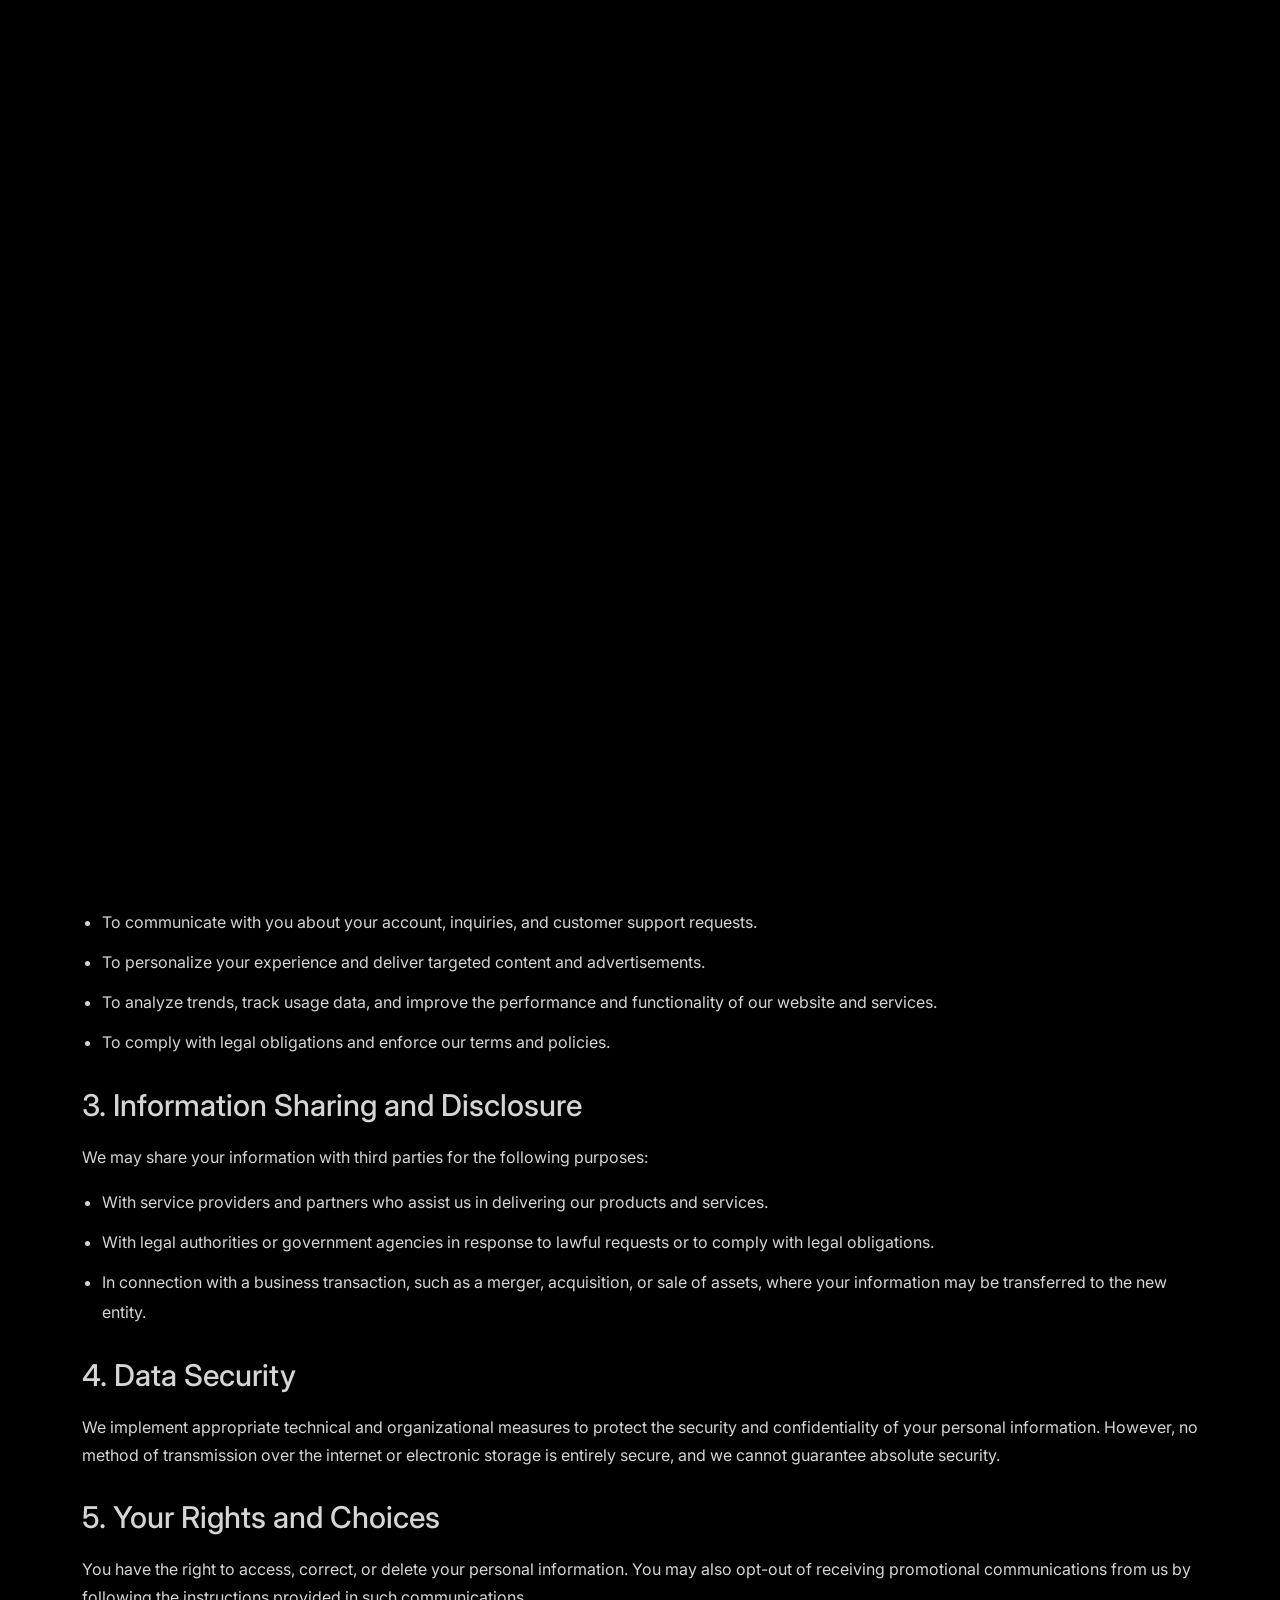
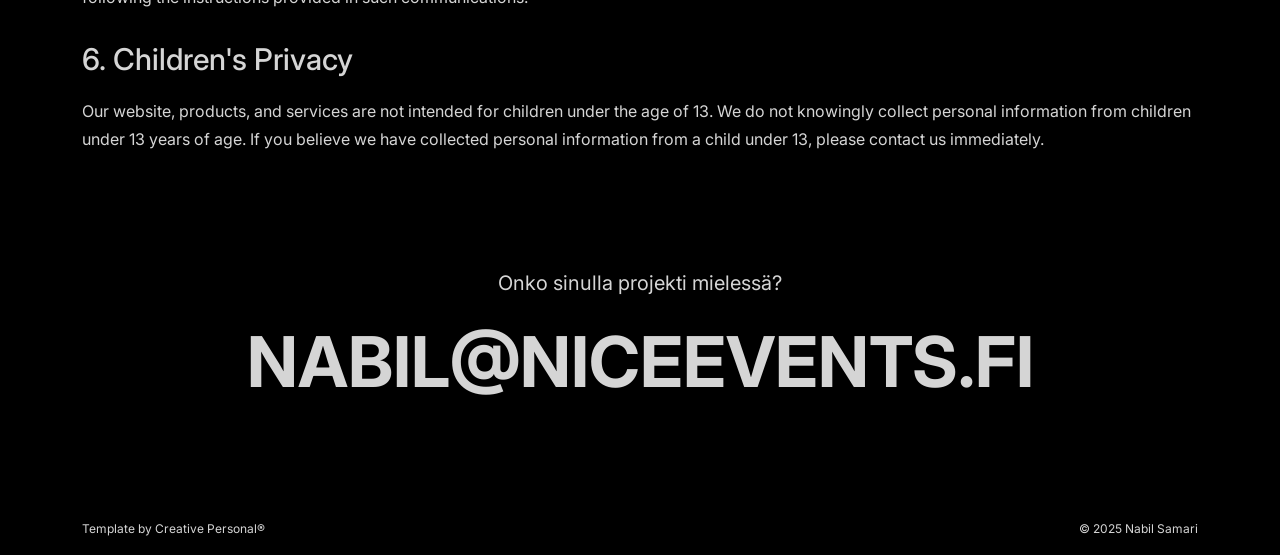
<file: privacy.html>
<!DOCTYPE html>
<html lang="en">

<head>
    <!-- META -->
    <meta charset="utf-8">
    <meta http-equiv="X-UA-Compatible" content="IE=edge">
    <meta name="viewport" content="width=device-width, initial-scale=1">
    <meta name="description" content="Creative Technologist – tapahtumatuotanto, web-kehitys, automaatiot, valo- ja videokuvaus. Seinäjoki, Finland.">
    <meta name="keywords" content="creative technologist, web developer, event production, AI, automation, photography, videography, Nabil Samari">
    <meta name="author" content="Nabil Samari">
    <!-- PAGE TITLE -->
    <title>Nabil Samari – Creative Technologist</title>
    <link rel="icon" type="image/x-icon" href="assets/images/favicon.png">
    <!-- ALL GOOGLE FONTS -->
    <link rel="preconnect" href="https://fonts.googleapis.com">
    <link rel="preconnect" href="https://fonts.gstatic.com" crossorigin>
    <link href="https://fonts.googleapis.com/css2?family=Inter:ital,opsz,wght@0,14..32,100..900;1,14..32,100..900&family=Plus+Jakarta+Sans:ital,wght@0,200..800;1,200..800&display=swap" rel="stylesheet">
    <!-- BOOTSTRAP CSS -->
    <link rel="stylesheet" href="assets/css/bootstrap.min.css" />
    <!-- FONT AWESOME CSS -->
    <link rel="stylesheet" href="assets/css/font-awesome-pro.css" />
    <!-- FONT AWESOME CSS -->
    <link rel="stylesheet" href="assets/fonts/remixicon.css" />
    <!-- MAGNIFIC CSS -->
    <link rel="stylesheet" href="assets/css/magnific-popup.css">
    <!-- NICE SELECT CSS -->
    <link rel="stylesheet" href="assets/css/nice-select.min.css" />
    <!-- ANIMATE CSS -->
    <link rel="stylesheet" href="assets/css/animate.min.css" />
    <!-- MOBILE MENU CSS -->
    <link rel="stylesheet" href="assets/css/mobilemenu.css" />
    <!-- SPACING CSS -->
    <link rel="stylesheet" href="assets/css/spacing.css" />
    <link rel="stylesheet" href="assets/css/blog.css" />
    <!-- MAIN STYLE CSS -->
    <link rel="stylesheet" href="assets/css/style.css" />
    <!-- RESPONSIVE CSS -->
    <link rel="stylesheet" href="assets/css/responsive.css">
    <!-- HTML5 shim and Respond.js IE8 support of HTML5 elements and media queries -->
    <!-- WARNING: Respond.js doesn't work if you view the page via file:// -->
    <!--[if lt IE 9]>
      <script src="https://oss.maxcdn.com/html5shiv/3.7.2/html5shiv.min.js"></script>
      <script src="https://oss.maxcdn.com/respond/1.4.2/respond.min.js"></script>
    <![endif]-->
</head>

<body>
    <!-- START PRELOADER AREA-->
    <div class="preloader">
        <svg viewbox="0 0 1000 1000" preserveaspectratio="none">
            <path id="preloaderSvg" d="M0,1005S175,995,500,995s500,5,500,5V0H0Z"></path>
        </svg>
        <div class="preloader-heading">
            <div class="load-text">
                <span>L</span>
                <span>o</span>
                <span>a</span>
                <span>d</span>
                <span>i</span>
                <span>n</span>
                <span>g</span>
            </div>
        </div>
    </div>
    <!-- END PRELOADER AREA -->
    <!-- START SCROOL UP DESIGN AREA -->
    <div class="progress-wrap cursor-pointer">
        <i class="ri-arrow-up-s-line"></i>
        <svg class="progress-circle svg-content" width="100%" height="100%" viewBox="-1 -1 102 102">
            <path d="M50,1 a49,49 0 0,1 0,98 a49,49 0 0,1 0,-98" />
        </svg>
    </div>
    <!-- / END SCROOL UP DESIGN AREA -->
    <!-- START MAGIC CURSOR AND BALL AREA-->
    <div id="magic-cursor">
        <div id="ball"></div>
    </div>
    <!-- / END MAGIC CURSOR AND BALL AREA-->
    <!-- START MENU DESIGN AREA-->
    <header class="main-header">
        <div class="header-upper">
            <div class="container">
                <div class="header-inner">
                    <div class="row align-items-center">
                        <div class="col-xl-2 col-lg-2 col-md-6 col-6 col-sm-3">
                            <div class="logo-area">
                                <div class="logo">
                                    <a href="index.html"><img src="assets/images/logo.png" alt=""></a>
                                </div>
                            </div>
                        </div>
                        <div class="col-xl-10 col-lg-10 col-md-6 col-6 col-sm-9">
                            <div class="main-menu">
                                <nav id="mobile-menu">
                                    <ul class="onepage">
                                        <li><a href="index.html" class="linkstyle">Home</a></li>
                                        <li><a href="about.html" class="linkstyle">About</a></li>
                                        <li><a href="service.html" class="linkstyle">Services</a></li>
                                        <li><a href="projects.html" class="linkstyle">Projects</a></li>
                                        <li><a href="blog.html" class="linkstyle">Blog</a></li>
                                        <li><a href="contact.html" class="linkstyle">Contact</a></li>
                                    </ul>
                                </nav>
                            </div>
                            <div class="side-menu-icon d-lg-none text-end">
                                <a href="javascript:void(0)" class="info-toggle-btn f-right sidebar-toggle-btn"><i class="fal fa-bars"></i></a>
                            </div>
                        </div>
                    </div>
                </div>
            </div>
        </div>
    </header>
    <!-- // END MENU DESIGN AREA-->
    <!-- START MOBILE MENU DESIGN AREA-->
    <div class="sidebar__area">
        <div class="sidebar__wrapper">
            <div class="sidebar__close">
                <button class="sidebar__close-btn" id="sidebar__close-btn">
                    <i class="fal fa-times"></i>
                </button>
            </div>
            <div class="sidebar__content mt-50 mb-20">
                <div class="mobile-menu fix"></div>
            </div>
        </div>
    </div>
    <div class="body-overlay"></div>
    <!-- // END MOBILE MENU DESIGN AREA-->
    <!-- START SINGLE PAGE DESIGN AREA -->
    <section class="single-page-hero-area">
        <div class="container">
            <div class="row align-items-center text-center">
                <div class="col-lg-12">
                    <h2>Privacy Policy</h2>
                    <div class="breadcrumb__list">
                        <span><a href="#">Home</a></span>
                        <span class="dvdr"><i class="fa-regular fa-angle-right"></i></span>
                        <span>Privacy Policy</span>
                    </div>
                </div>
            </div>
        </div>
    </section>
    <!-- // END SINGLE PAGE DESIGN AREA -->
    <!-- START 404 PAGE DESIGN AREA -->
    <section class="privacy-area">
        <div class="container">
            <div class="row">
                <div class="col-lg-12">
                    <h2>1. Information We Collect</h2>
                    <ul>
                        <li>Personal Information: We may collect personal information such as your name, email address, phone number, and other contact information when you interact with us, sign up for our services, or communicate with our team.</li>
                        <li>Usage Data: We automatically collect information about how you interact with our website, products, and services, including your IP address, browser type, device information, and pages visited.</li>
                        <li>Cookies and Similar Technologies: We may use cookies, web beacons, and other tracking technologies to collect information about your browsing behavior and preferences on our website.</li>
                    </ul>
                    <h2>2. How We Use Your Information</h2>
                    <p>We may use the information we collect for the following purposes:</p>
                    <ul>
                        <li>To provide and improve our products and services.</li>
                        <li>To communicate with you about your account, inquiries, and customer support requests.</li>
                        <li>To personalize your experience and deliver targeted content and advertisements.</li>
                        <li>To analyze trends, track usage data, and improve the performance and functionality of our website and services.</li>
                        <li>To comply with legal obligations and enforce our terms and policies.</li>
                    </ul>
                    <h2>3. Information Sharing and Disclosure</h2>
                    <p>We may share your information with third parties for the following purposes:</p>
                    <ul>
                        <li>With service providers and partners who assist us in delivering our products and services.</li>
                        <li>With legal authorities or government agencies in response to lawful requests or to comply with legal obligations.</li>
                        <li>In connection with a business transaction, such as a merger, acquisition, or sale of assets, where your information may be transferred to the new entity.</li>
                    </ul>
                    <h2>4. Data Security</h2>
                    <p>We implement appropriate technical and organizational measures to protect the security and confidentiality of your personal information. However, no method of transmission over the internet or electronic storage is entirely secure, and we cannot guarantee absolute security.</p>
                    </ul>
                    <h2>5. Your Rights and Choices</h2>
                    <p>You have the right to access, correct, or delete your personal information. You may also opt-out of receiving promotional communications from us by following the instructions provided in such communications.</p>
                    </ul>
                    <h2>6. Children's Privacy</h2>
                    <p>Our website, products, and services are not intended for children under the age of 13. We do not knowingly collect personal information from children under 13 years of age. If you believe we have collected personal information from a child under 13, please contact us immediately.</p>
                </div>
            </div>
        </div>
    </section>
    <!--  / END 404 PAGE DESIGN AREA -->
    <!-- START FOOTER DESIGN AREA -->
    <footer class="main-footer">
        <div class="container">
            <div class="row">
                <div class="col-lg-12">
                    <div class="footer-top">
                        <p> Onko sinulla projekti mielessä?</p>
                        <h2><a href="mailto:nabil@niceevents.fi">nabil@niceevents.fi</a></h2>
                    </div>
                </div>
            </div>
            <div class="row">
                <div class="col-lg-6 col-sm-6">
                    <p class="copy-left-text">Template by <a href="https://themeforest.net/user/creativepersonal/portfolio">Creative Personal®</a></p>
                </div>
                <div class="col-lg-6 col-sm-6">
                    <p class="copy-right-text">&copy; 2025 Nabil Samari</p>
                </div>
            </div>
        </div>
    </footer>
    <!-- / END FOOTER DESIGN AREA -->
    <!-- JQUERY JS -->
    <script src="assets/js/jquery-3.6.0.min.js"></script>
    <!-- BOOTSTRAP JS-->
    <script src="assets/js/bootstrap.min.js"></script>
    <!-- APPEAR JS -->
    <script src="assets/js/appear.min.js"></script>
    <!-- MAGNIFICANT JS -->
    <script src="assets/js/jquery.magnific-popup.min.js"></script>
    <!-- MOBILE MENU JS-->
    <script src="assets/js/mobilemenu.js"></script>
    <!-- GSAP AND LOCOMOTIV JS-->
    <script src="assets/js/gsap.min.js"></script>
    <script src="assets/js/ScrollTrigger.min.js"></script>
    <script src="assets/js/lenis.js"></script>
    <!-- SWIPPER JS-->
    <script src="assets/js/swiper-bundle.js"></script>
    <!-- NICE SELECT JS-->
    <script src="assets/js/jquery.nice-select.min.js"></script>
    <!-- IMAGE LOADER JS-->
    <script src="assets/js/imagesloaded.pkgd.min.js"></script>
    <!-- ISOTOPE JS-->
    <script src="assets/js/isotope.pkgd.min.js"></script>
    <!--  WOW ANIMATION JS-->
    <script src="assets/js/wow.min.js"></script>
    <!-- SCRIPT JS-->
    <script src="assets/js/script.js"></script>
</body>

</html>
</file>
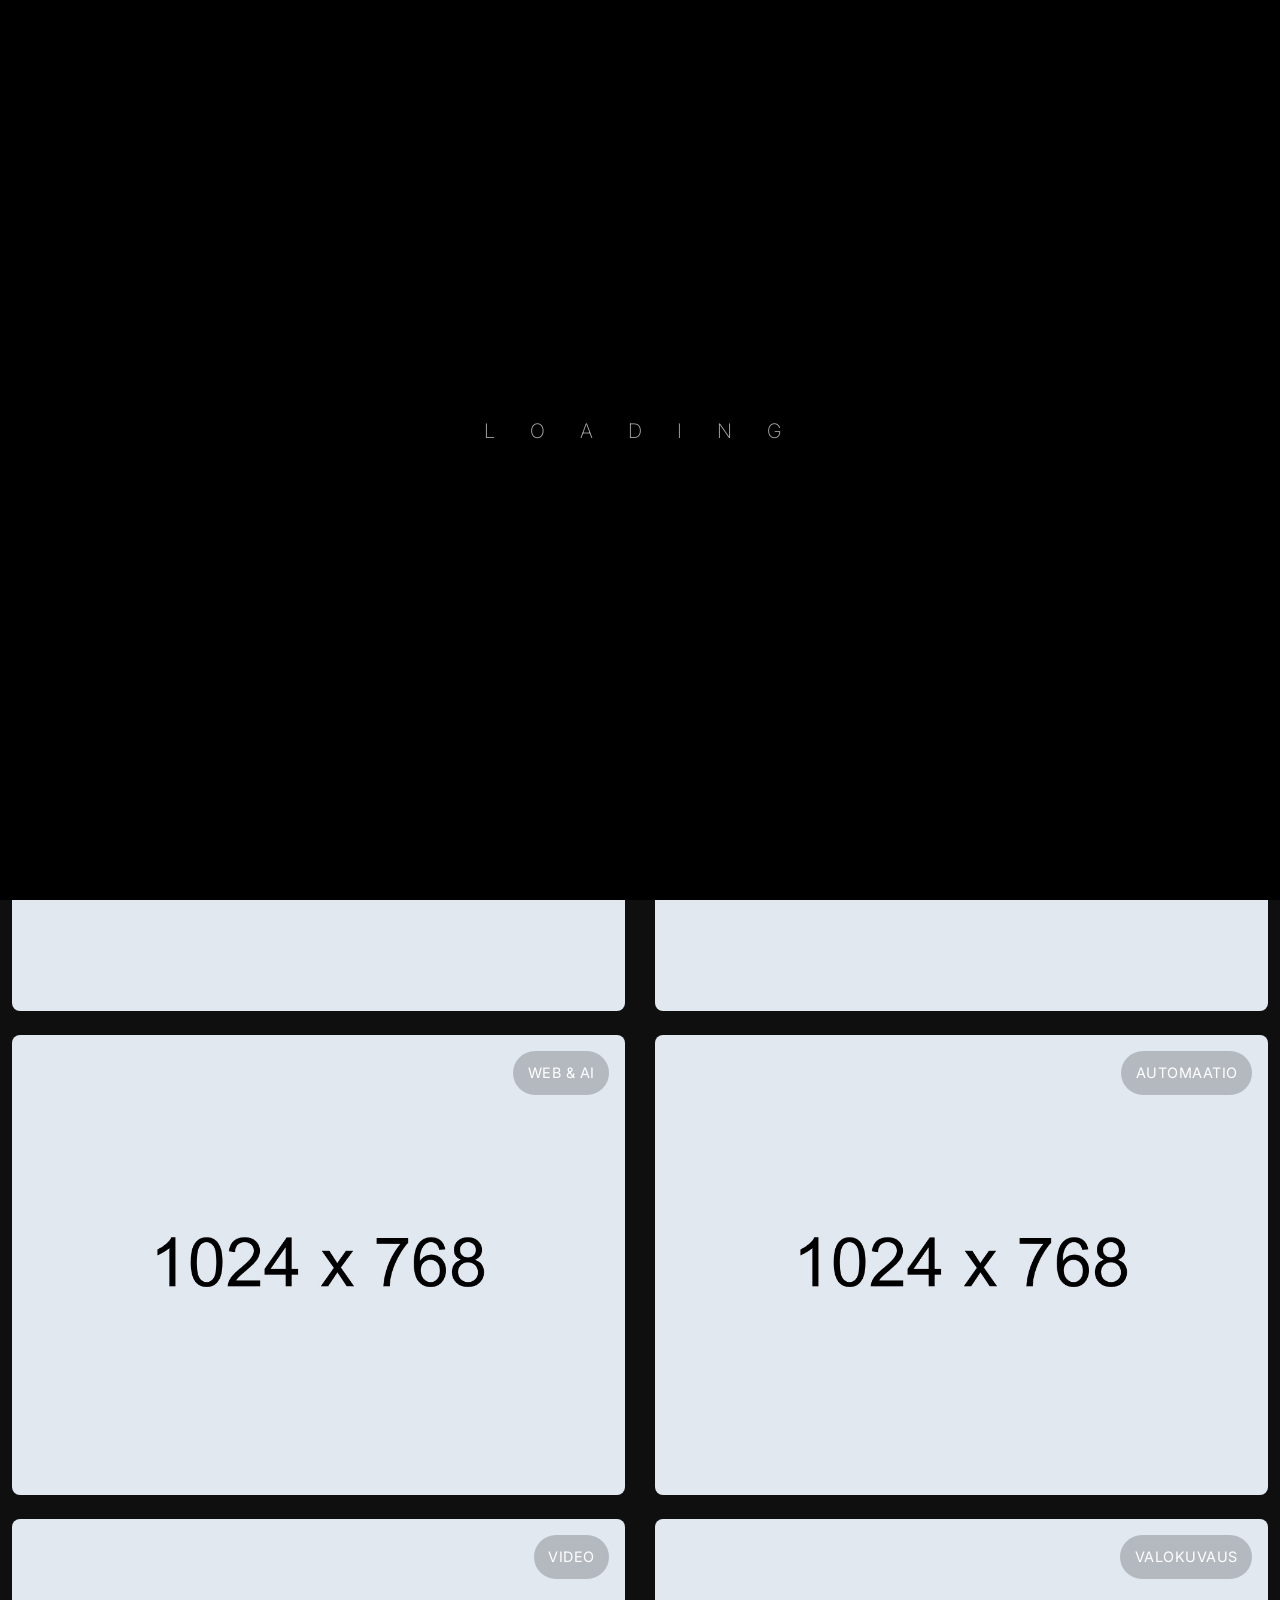
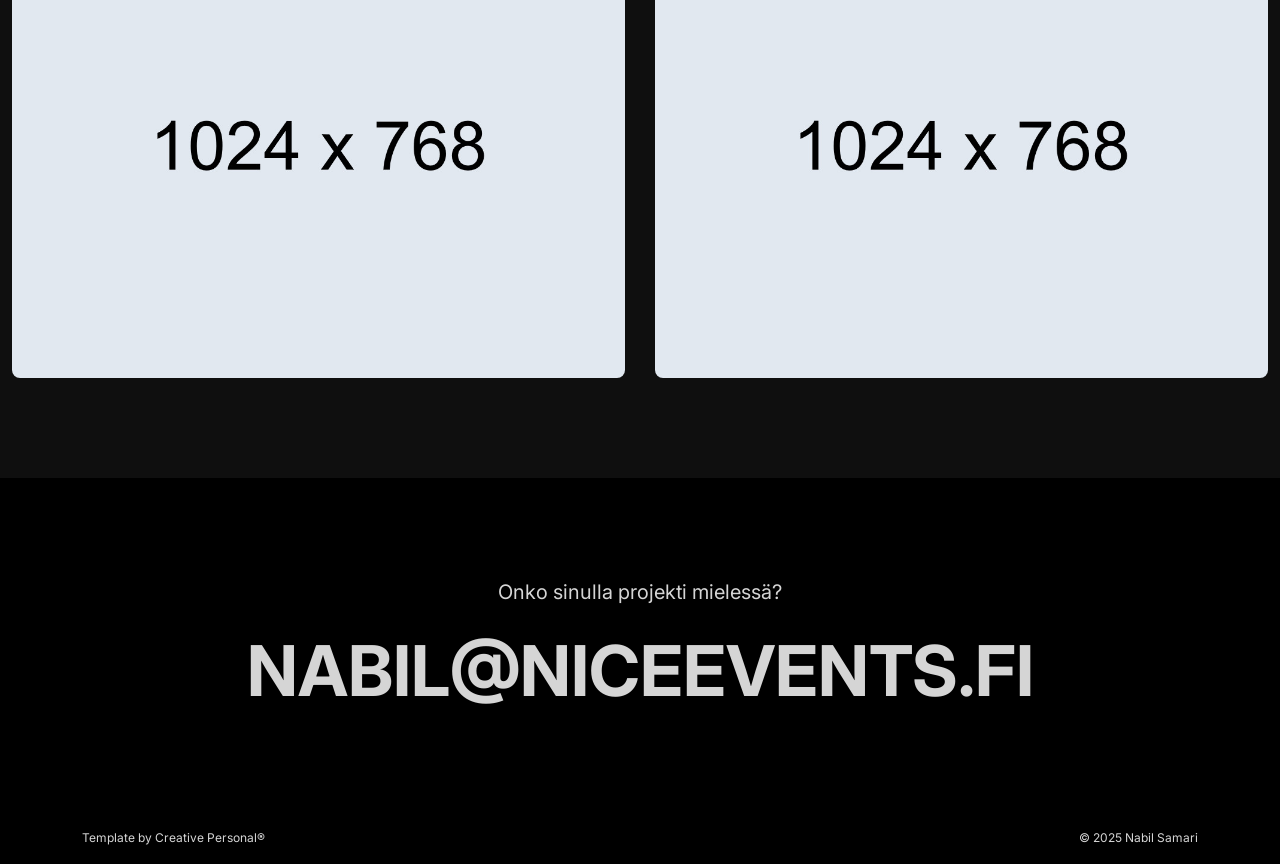
<file: projects.html>
<!DOCTYPE html>
<html lang="en">

<head>
    <!-- META -->
    <meta charset="utf-8">
    <meta http-equiv="X-UA-Compatible" content="IE=edge">
    <meta name="viewport" content="width=device-width, initial-scale=1">
    <meta name="description" content="Creative Technologist – tapahtumatuotanto, web-kehitys, automaatiot, valo- ja videokuvaus. Seinäjoki, Finland.">
    <meta name="keywords" content="creative technologist, web developer, event production, AI, automation, photography, videography, Nabil Samari">
    <meta name="author" content="Nabil Samari">
    <!-- PAGE TITLE -->
    <title>Nabil Samari – Creative Technologist</title>
    <link rel="icon" type="image/x-icon" href="assets/images/favicon.png">
    <!-- ALL GOOGLE FONTS -->
    <link rel="preconnect" href="https://fonts.googleapis.com">
    <link rel="preconnect" href="https://fonts.gstatic.com" crossorigin>
    <link href="https://fonts.googleapis.com/css2?family=Inter:ital,opsz,wght@0,14..32,100..900;1,14..32,100..900&family=Plus+Jakarta+Sans:ital,wght@0,200..800;1,200..800&display=swap" rel="stylesheet">
    <!-- BOOTSTRAP CSS -->
    <link rel="stylesheet" href="assets/css/bootstrap.min.css" />
    <!-- FONT AWESOME CSS -->
    <link rel="stylesheet" href="assets/css/font-awesome-pro.css" />
    <!-- FONT AWESOME CSS -->
    <link rel="stylesheet" href="assets/fonts/remixicon.css" />
    <!-- MAGNIFIC CSS -->
    <link rel="stylesheet" href="assets/css/magnific-popup.css">
    <!-- NICE SELECT CSS -->
    <link rel="stylesheet" href="assets/css/nice-select.min.css" />
    <!-- ANIMATE CSS -->
    <link rel="stylesheet" href="assets/css/animate.min.css" />
    <!-- MOBILE MENU CSS -->
    <link rel="stylesheet" href="assets/css/mobilemenu.css" />
    <!-- SPACING CSS -->
    <link rel="stylesheet" href="assets/css/spacing.css" />
    <link rel="stylesheet" href="assets/css/blog.css" />
    <!-- MAIN STYLE CSS -->
    <link rel="stylesheet" href="assets/css/style.css" />
    <!-- RESPONSIVE CSS -->
    <link rel="stylesheet" href="assets/css/responsive.css">
    <!-- HTML5 shim and Respond.js IE8 support of HTML5 elements and media queries -->
    <!-- WARNING: Respond.js doesn't work if you view the page via file:// -->
    <!--[if lt IE 9]>
      <script src="https://oss.maxcdn.com/html5shiv/3.7.2/html5shiv.min.js"></script>
      <script src="https://oss.maxcdn.com/respond/1.4.2/respond.min.js"></script>
    <![endif]-->
</head>

<body>
    <!-- START PRELOADER AREA-->
    <div class="preloader">
        <svg viewbox="0 0 1000 1000" preserveaspectratio="none">
            <path id="preloaderSvg" d="M0,1005S175,995,500,995s500,5,500,5V0H0Z"></path>
        </svg>
        <div class="preloader-heading">
            <div class="load-text">
                <span>L</span>
                <span>o</span>
                <span>a</span>
                <span>d</span>
                <span>i</span>
                <span>n</span>
                <span>g</span>
            </div>
        </div>
    </div>
    <!-- END PRELOADER AREA -->
    <!-- START SCROOL UP DESIGN AREA -->
    <div class="progress-wrap cursor-pointer">
        <i class="ri-arrow-up-s-line"></i>
        <svg class="progress-circle svg-content" width="100%" height="100%" viewBox="-1 -1 102 102">
            <path d="M50,1 a49,49 0 0,1 0,98 a49,49 0 0,1 0,-98" />
        </svg>
    </div>
    <!-- / END SCROOL UP DESIGN AREA -->
    <!-- START MAGIC CURSOR AND BALL AREA-->
    <div id="magic-cursor">
        <div id="ball"></div>
    </div>
    <!-- / END MAGIC CURSOR AND BALL AREA-->
    <!-- START MENU DESIGN AREA-->
    <header class="main-header">
        <div class="header-upper">
            <div class="container">
                <div class="header-inner">
                    <div class="row align-items-center">
                        <div class="col-xl-2 col-lg-2 col-md-6 col-6 col-sm-3">
                            <div class="logo-area">
                                <div class="logo">
                                    <a href="index.html"><img src="assets/images/logo.png" alt=""></a>
                                </div>
                            </div>
                        </div>
                        <div class="col-xl-10 col-lg-10 col-md-6 col-6 col-sm-9">
                            <div class="main-menu">
                                <nav id="mobile-menu">
                                    <ul class="onepage">
                                        <li><a href="index.html" class="linkstyle">Home</a></li>
                                        <li><a href="about.html" class="linkstyle">About</a></li>
                                        <li><a href="service.html" class="linkstyle">Services</a></li>
                                        <li><a href="projects.html" class="linkstyle">Projects</a></li>
                                        <li><a href="blog.html" class="linkstyle">Blog</a></li>
                                        <li><a href="contact.html" class="linkstyle">Contact</a></li>
                                    </ul>
                                </nav>
                            </div>
                            <div class="side-menu-icon d-lg-none text-end">
                                <a href="javascript:void(0)" class="info-toggle-btn f-right sidebar-toggle-btn"><i class="fal fa-bars"></i></a>
                            </div>
                        </div>
                    </div>
                </div>
            </div>
        </div>
    </header>
    <!-- // END MENU DESIGN AREA-->
    <!-- START MOBILE MENU DESIGN AREA-->
    <div class="sidebar__area">
        <div class="sidebar__wrapper">
            <div class="sidebar__close">
                <button class="sidebar__close-btn" id="sidebar__close-btn">
                    <i class="fal fa-times"></i>
                </button>
            </div>
            <div class="sidebar__content mt-50 mb-20">
                <div class="mobile-menu fix"></div>
            </div>
        </div>
    </div>
    <div class="body-overlay"></div>
    <!-- // END MOBILE MENU DESIGN AREA-->
    <!-- START SINGLE PAGE DESIGN AREA -->
    <section class="single-page-hero-area">
        <div class="container">
            <div class="row align-items-center text-center">
                <div class="col-lg-12">
                    <h2>Projektit</h2>
                    <div class="breadcrumb__list">
                        <span><a href="#">Home</a></span>
                        <span class="dvdr"><i class="fa-regular fa-angle-right"></i></span>
                        <span>Projects</span>
                    </div>
                </div>
            </div>
        </div>
    </section>
    <!-- // END SINGLE PAGE DESIGN AREA -->
    <!-- START PORTFOLIO DESIGN AREA -->
    <div class="projects-area" id="projects">
        <div class="container-fluid">
            <div class="row g-4 portfolio-grid">
                <!-- START SINGLE PORTFOLIO DESIGN AREA -->
                <div class="col-md-6 col-xl-6 portfolio-item category-1">
                    <a href="assets/images/projects/work1.jpg" class="work-popup">
                        <div class="portfolio-box">
                            <!-- Image -->
                            <img src="assets/images/projects/work1.jpg" alt="" data-rjs="2">
                            <!-- Category -->
                            <span class="portfolio-category">Festivaali</span>
                            <!-- Caption -->
                            <div class="portfolio-caption">
                                <h1>Pällkäneen Kesäpäivät</h1>
                            </div>
                        </div>
                    </a>
                </div>
                <!-- // END SINGLE PORTFOLIO DESIGN AREA -->
                <!-- START SINGLE PORTFOLIO DESIGN AREA -->
                <div class="col-md-6 col-xl-6 portfolio-item category-2">
                    <a href="single-project.html">
                        <div class="portfolio-box">
                            <!-- Image -->
                            <img src="assets/images/projects/work2.jpg" alt="" data-rjs="2">
                            <!-- Category -->
                            <span class="portfolio-category">Tapahtumatuotanto</span>
                            <!-- Caption -->
                            <div class="portfolio-caption">
                                <h1>Nice Events</h1>
                            </div>
                        </div>
                    </a>
                </div>
                <!-- // END SINGLE PORTFOLIO DESIGN AREA -->
                <!-- START SINGLE PORTFOLIO DESIGN AREA -->
                <div class="col-md-6 col-xl-6 portfolio-item category-2">
                    <a href="assets/images/projects/work3.jpg" class="work-popup">
                        <div class="portfolio-box">
                            <!-- Image -->
                            <img src="assets/images/projects/work3.jpg" alt="" data-rjs="2">
                            <!-- Category -->
                            <span class="portfolio-category">Web & AI</span>
                            <!-- Caption -->
                            <div class="portfolio-caption">
                                <h1>Web-kehitysprojektit</h1>
                            </div>
                        </div>
                    </a>
                </div>
                <!-- // END SINGLE PORTFOLIO DESIGN AREA -->
                <!-- START SINGLE PORTFOLIO DESIGN AREA -->
                <div class="col-md-6 col-xl-6 portfolio-item category-1">
                    <a href="assets/images/projects/work4.jpg" class="work-popup">
                        <div class="portfolio-box">
                            <!-- Image -->
                            <img src="assets/images/projects/work4.jpg" alt="" data-rjs="2">
                            <!-- Category -->
                            <span class="portfolio-category">Automaatio</span>
                            <!-- Caption -->
                            <div class="portfolio-caption">
                                <h1>Automaatioratkaisut</h1>
                            </div>
                        </div>
                    </a>
                </div>
                <!-- // END SINGLE PORTFOLIO DESIGN AREA -->
                <!-- START SINGLE PORTFOLIO DESIGN AREA -->
                <div class="col-md-6 col-xl-6 portfolio-item category-2">
                    <a href="assets/images/projects/work5.jpg" class="work-popup">
                        <div class="portfolio-box">
                            <!-- Image -->
                            <img src="assets/images/projects/work5.jpg" alt="" data-rjs="2">
                            <!-- Category -->
                            <span class="portfolio-category">Video</span>
                            <!-- Caption -->
                            <div class="portfolio-caption">
                                <h1>Videosisällöt</h1>
                            </div>
                        </div>
                    </a>
                </div>
                <!-- // END SINGLE PORTFOLIO DESIGN AREA -->
                <!-- START SINGLE PORTFOLIO DESIGN AREA -->
                <div class="col-md-6 col-xl-6 portfolio-item category-2">
                    <a href="assets/images/projects/work6.jpg" class="work-popup">
                        <div class="portfolio-box">
                            <!-- Image -->
                            <img src="assets/images/projects/work6.jpg" alt="" data-rjs="2">
                            <!-- Category -->
                            <span class="portfolio-category">Valokuvaus</span>
                            <!-- Caption -->
                            <div class="portfolio-caption">
                                <h1>Valokuvaus</h1>
                            </div>
                        </div>
                    </a>
                </div>
                <!-- // END SINGLE PORTFOLIO DESIGN AREA -->
            </div>
        </div>
    </div>
    <!-- // END PORTFOLIO DESIGN AREA -->
    <!-- START FOOTER DESIGN AREA -->
    <footer class="main-footer">
        <div class="container">
            <div class="row">
                <div class="col-lg-12">
                    <div class="footer-top">
                        <p> Onko sinulla projekti mielessä?</p>
                        <h2><a href="mailto:nabil@niceevents.fi">nabil@niceevents.fi</a></h2>
                    </div>
                </div>
            </div>
            <div class="row">
                <div class="col-lg-6 col-sm-6">
                    <p class="copy-left-text">Template by <a href="https://themeforest.net/user/creativepersonal/portfolio">Creative Personal®</a></p>
                </div>
                <div class="col-lg-6 col-sm-6">
                    <p class="copy-right-text">&copy; 2025 Nabil Samari</p>
                </div>
            </div>
        </div>
    </footer>
    <!-- / END FOOTER DESIGN AREA -->
    <!-- JQUERY JS -->
    <script src="assets/js/jquery-3.6.0.min.js"></script>
    <!-- BOOTSTRAP JS-->
    <script src="assets/js/bootstrap.min.js"></script>
    <!-- APPEAR JS -->
    <script src="assets/js/appear.min.js"></script>
    <!-- MAGNIFICANT JS -->
    <script src="assets/js/jquery.magnific-popup.min.js"></script>
    <!-- MOBILE MENU JS-->
    <script src="assets/js/mobilemenu.js"></script>
    <!-- GSAP AND LOCOMOTIV JS-->
    <script src="assets/js/gsap.min.js"></script>
    <script src="assets/js/ScrollTrigger.min.js"></script>
    <script src="assets/js/lenis.js"></script>
    <!-- SWIPPER JS-->
    <script src="assets/js/swiper-bundle.js"></script>
    <!-- NICE SELECT JS-->
    <script src="assets/js/jquery.nice-select.min.js"></script>
    <!-- IMAGE LOADER JS-->
    <script src="assets/js/imagesloaded.pkgd.min.js"></script>
    <!-- ISOTOPE JS-->
    <script src="assets/js/isotope.pkgd.min.js"></script>
    <!--  WOW ANIMATION JS-->
    <script src="assets/js/wow.min.js"></script>
    <!-- SCRIPT JS-->
    <script src="assets/js/script.js"></script>
</body>

</html>
</file>
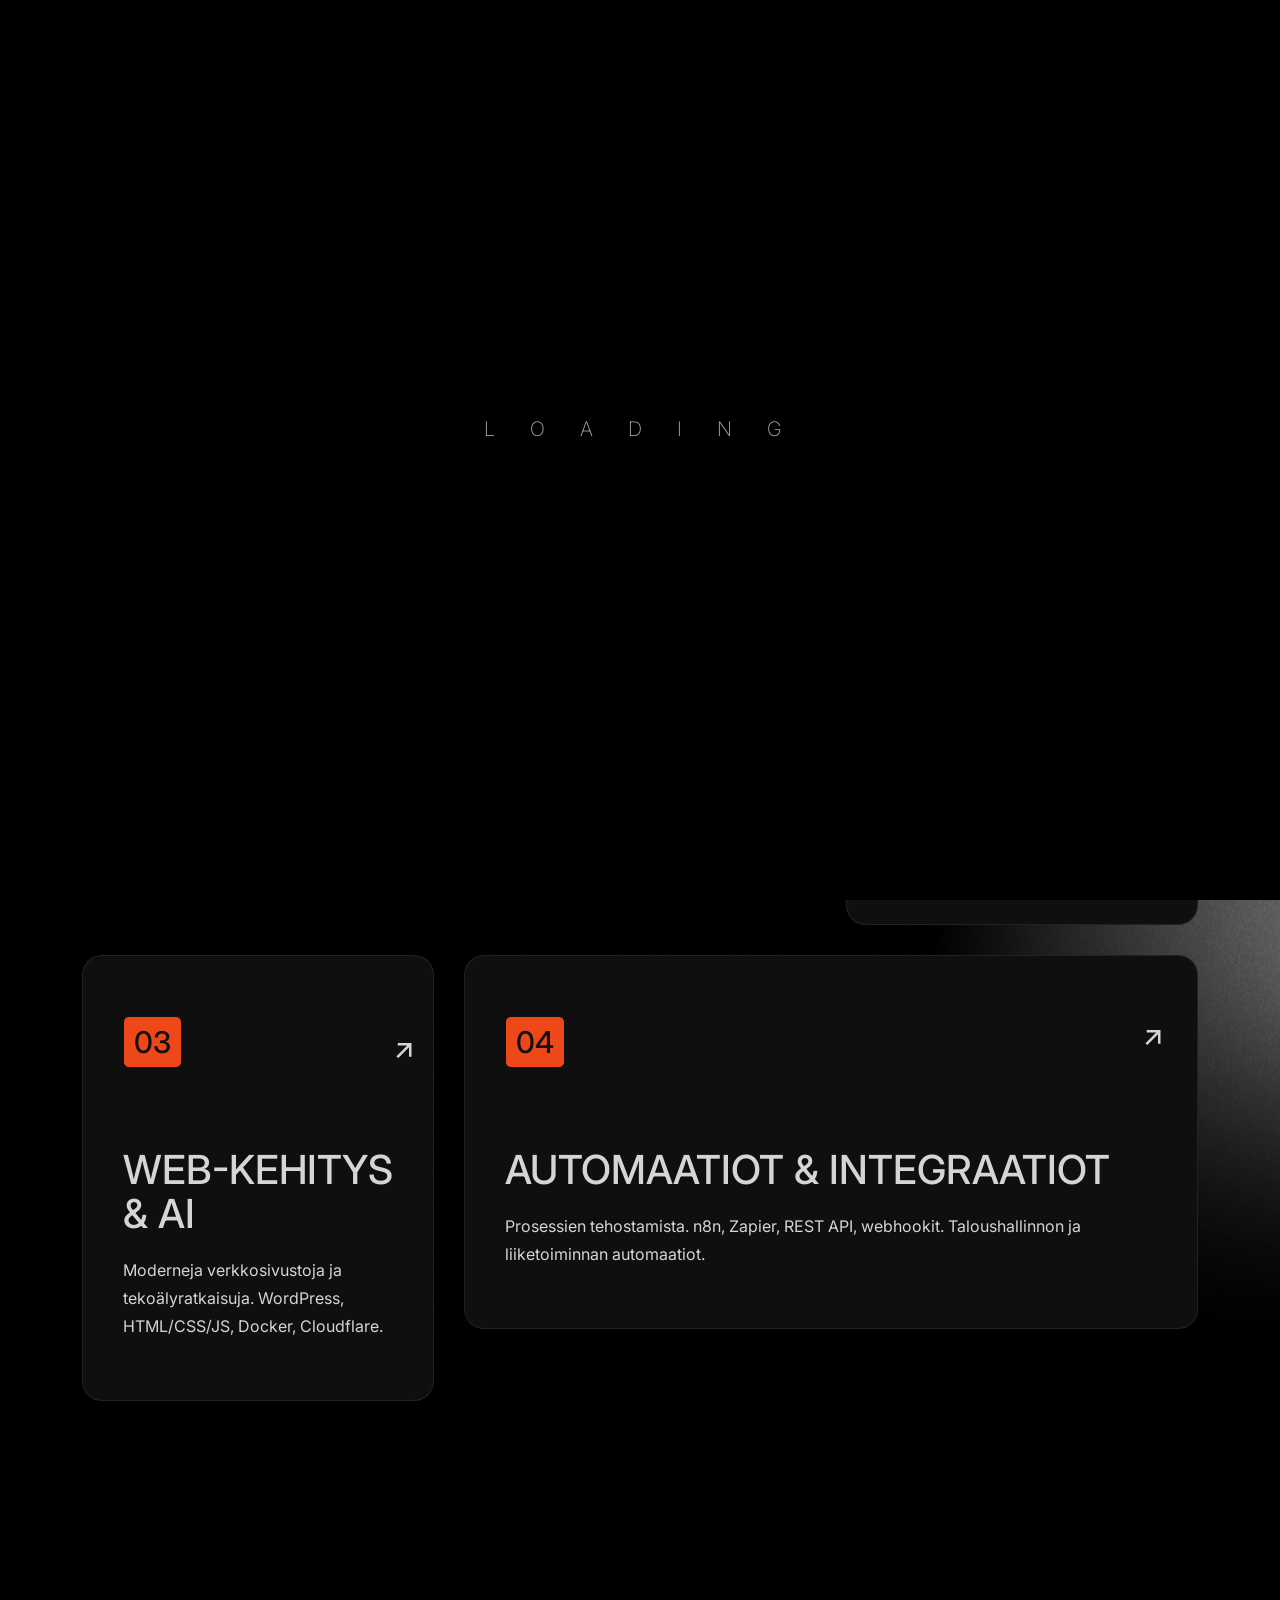
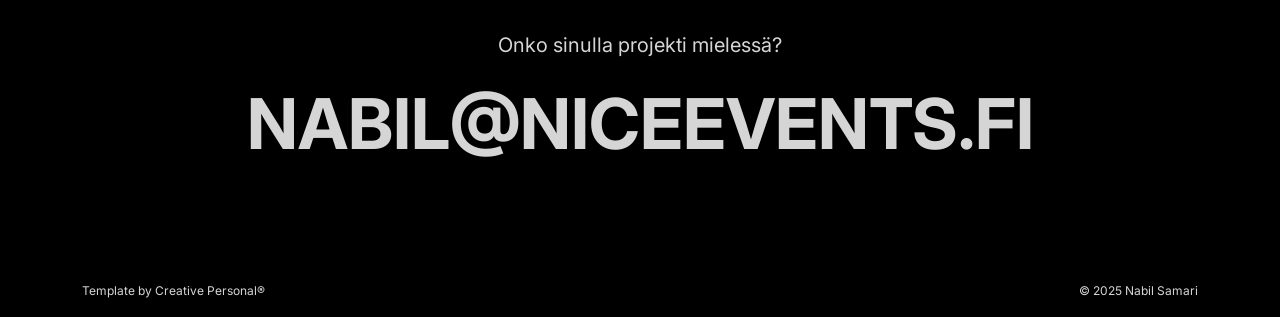
<file: service.html>
<!DOCTYPE html>
<html lang="en">

<head>
    <!-- META -->
    <meta charset="utf-8">
    <meta http-equiv="X-UA-Compatible" content="IE=edge">
    <meta name="viewport" content="width=device-width, initial-scale=1">
    <meta name="description" content="Creative Technologist – tapahtumatuotanto, web-kehitys, automaatiot, valo- ja videokuvaus. Seinäjoki, Finland.">
    <meta name="keywords" content="creative technologist, web developer, event production, AI, automation, photography, videography, Nabil Samari">
    <meta name="author" content="Nabil Samari">
    <!-- PAGE TITLE -->
    <title>Nabil Samari – Creative Technologist</title>
    <link rel="icon" type="image/x-icon" href="assets/images/favicon.png">
    <!-- ALL GOOGLE FONTS -->
    <link rel="preconnect" href="https://fonts.googleapis.com">
    <link rel="preconnect" href="https://fonts.gstatic.com" crossorigin>
    <link href="https://fonts.googleapis.com/css2?family=Inter:ital,opsz,wght@0,14..32,100..900;1,14..32,100..900&family=Plus+Jakarta+Sans:ital,wght@0,200..800;1,200..800&display=swap" rel="stylesheet">
    <!-- BOOTSTRAP CSS -->
    <link rel="stylesheet" href="assets/css/bootstrap.min.css" />
    <!-- FONT AWESOME CSS -->
    <link rel="stylesheet" href="assets/css/font-awesome-pro.css" />
    <!-- FONT AWESOME CSS -->
    <link rel="stylesheet" href="assets/fonts/remixicon.css" />
    <!-- MAGNIFIC CSS -->
    <link rel="stylesheet" href="assets/css/magnific-popup.css">
    <!-- NICE SELECT CSS -->
    <link rel="stylesheet" href="assets/css/nice-select.min.css" />
    <!-- ANIMATE CSS -->
    <link rel="stylesheet" href="assets/css/animate.min.css" />
    <!-- MOBILE MENU CSS -->
    <link rel="stylesheet" href="assets/css/mobilemenu.css" />
    <!-- SPACING CSS -->
    <link rel="stylesheet" href="assets/css/spacing.css" />
    <link rel="stylesheet" href="assets/css/blog.css" />
    <!-- MAIN STYLE CSS -->
    <link rel="stylesheet" href="assets/css/style.css" />
    <!-- RESPONSIVE CSS -->
    <link rel="stylesheet" href="assets/css/responsive.css">
    <!-- HTML5 shim and Respond.js IE8 support of HTML5 elements and media queries -->
    <!-- WARNING: Respond.js doesn't work if you view the page via file:// -->
    <!--[if lt IE 9]>
      <script src="https://oss.maxcdn.com/html5shiv/3.7.2/html5shiv.min.js"></script>
      <script src="https://oss.maxcdn.com/respond/1.4.2/respond.min.js"></script>
    <![endif]-->
</head>

<body>
    <!-- START PRELOADER AREA-->
    <div class="preloader">
        <svg viewbox="0 0 1000 1000" preserveaspectratio="none">
            <path id="preloaderSvg" d="M0,1005S175,995,500,995s500,5,500,5V0H0Z"></path>
        </svg>
        <div class="preloader-heading">
            <div class="load-text">
                <span>L</span>
                <span>o</span>
                <span>a</span>
                <span>d</span>
                <span>i</span>
                <span>n</span>
                <span>g</span>
            </div>
        </div>
    </div>
    <!-- END PRELOADER AREA -->
    <!-- START SCROOL UP DESIGN AREA -->
    <div class="progress-wrap cursor-pointer">
        <i class="ri-arrow-up-s-line"></i>
        <svg class="progress-circle svg-content" width="100%" height="100%" viewBox="-1 -1 102 102">
            <path d="M50,1 a49,49 0 0,1 0,98 a49,49 0 0,1 0,-98" />
        </svg>
    </div>
    <!-- / END SCROOL UP DESIGN AREA -->
    <!-- START MAGIC CURSOR AND BALL AREA-->
    <div id="magic-cursor">
        <div id="ball"></div>
    </div>
    <!-- / END MAGIC CURSOR AND BALL AREA-->
    <!-- START MENU DESIGN AREA-->
    <header class="main-header">
        <div class="header-upper">
            <div class="container">
                <div class="header-inner">
                    <div class="row align-items-center">
                        <div class="col-xl-2 col-lg-2 col-md-6 col-6 col-sm-3">
                            <div class="logo-area">
                                <div class="logo">
                                    <a href="index.html"><img src="assets/images/logo.png" alt=""></a>
                                </div>
                            </div>
                        </div>
                        <div class="col-xl-10 col-lg-10 col-md-6 col-6 col-sm-9">
                            <div class="main-menu">
                                <nav id="mobile-menu">
                                    <ul class="onepage">
                                        <li><a href="index.html" class="linkstyle">Home</a></li>
                                        <li><a href="about.html" class="linkstyle">About</a></li>
                                        <li><a href="service.html" class="linkstyle">Services</a></li>
                                        <li><a href="projects.html" class="linkstyle">Projects</a></li>
                                        <li><a href="blog.html" class="linkstyle">Blog</a></li>
                                        <li><a href="contact.html" class="linkstyle">Contact</a></li>
                                    </ul>
                                </nav>
                            </div>
                            <div class="side-menu-icon d-lg-none text-end">
                                <a href="javascript:void(0)" class="info-toggle-btn f-right sidebar-toggle-btn"><i class="fal fa-bars"></i></a>
                            </div>
                        </div>
                    </div>
                </div>
            </div>
        </div>
    </header>
    <!-- // END MENU DESIGN AREA-->
    <!-- START MOBILE MENU DESIGN AREA-->
    <div class="sidebar__area">
        <div class="sidebar__wrapper">
            <div class="sidebar__close">
                <button class="sidebar__close-btn" id="sidebar__close-btn">
                    <i class="fal fa-times"></i>
                </button>
            </div>
            <div class="sidebar__content mt-50 mb-20">
                <div class="mobile-menu fix"></div>
            </div>
        </div>
    </div>
    <div class="body-overlay"></div>
    <!-- // END MOBILE MENU DESIGN AREA-->
    <!-- START SINGLE PAGE DESIGN AREA -->
    <section class="single-page-hero-area">
        <div class="container">
            <div class="row align-items-center text-center">
                <div class="col-lg-12">
                    <h2>My Services</h2>
                    <div class="breadcrumb__list">
                        <span><a href="#">Home</a></span>
                        <span class="dvdr"><i class="fa-regular fa-angle-right"></i></span>
                        <span>Services</span>
                    </div>
                </div>
            </div>
        </div>
    </section>
    <!-- // END SINGLE PAGE DESIGN AREA -->
    <!-- START SERVICE DESIGN AREA -->
    <section id="services" class="services-area">
        <div class="container">
            <div class="row">
                <!-- START SINGLE SERVICE DESIGN AREA -->
                <div class="col-lg-8 col-md-7">
                    <div class="service-item wow fadeInUp delay-0-2s">
                        <i class="ri-arrow-right-up-line"></i>
                        <h5>01</h5>
                        <h4>Tapahtumatuotanto</h4>
                        <p>Festivaaleja, yritystilaisuuksia ja elämyksiä. Nice Events & Pällkäneen Kesäpäivät -festivaalin perustaja. 16 vuoden kokemus.</p>
                    </div>
                </div>
                <!-- / END SINGLE SERVICE DESIGN AREA -->
                <!-- START SINGLE SERVICE DESIGN AREA -->
                <div class="col-lg-4 col-md-5">
                    <div class="service-item wow fadeInUp delay-0-4s">
                        <i class="ri-arrow-right-up-line"></i>
                        <h5>02</h5>
                        <h4>Valo- ja videokuvaus</h4>
                        <p>Sisällöntuotantoa tarinallisesti. Kuvaus, editointi ja jälkikäsittely. Adobe Creative Suite & DaVinci Resolve.</p>
                    </div>
                </div>
                <!-- / END SINGLE SERVICE DESIGN AREA -->
                <!-- START SINGLE SERVICE DESIGN AREA -->
                <div class="col-lg-4 col-md-5">
                    <div class="service-item wow fadeInUp delay-0-6s">
                        <i class="ri-arrow-right-up-line"></i>
                        <h5>03</h5>
                        <h4>Web-kehitys & AI</h4>
                        <p>Moderneja verkkosivustoja ja tekoälyratkaisuja. WordPress, HTML/CSS/JS, Docker, Cloudflare.</p>
                    </div>
                </div>
                <!-- / END SINGLE SERVICE DESIGN AREA -->
                <!-- START SINGLE SERVICE DESIGN AREA -->
                <div class="col-lg-8 col-md-7">
                    <div class="service-item wow fadeInUp delay-0-8s">
                        <i class="ri-arrow-right-up-line"></i>
                        <h5>04</h5>
                        <h4>Automaatiot & integraatiot</h4>
                        <p>Prosessien tehostamista. n8n, Zapier, REST API, webhookit. Taloushallinnon ja liiketoiminnan automaatiot.</p>
                    </div>
                </div>
                <!-- / END SINGLE SERVICE DESIGN AREA -->
            </div>
        </div>
    </section>
    <!-- / END SERVICE DESIGN AREA -->
    <!-- START FOOTER DESIGN AREA -->
    <footer class="main-footer">
        <div class="container">
            <div class="row">
                <div class="col-lg-12">
                    <div class="footer-top">
                        <p> Onko sinulla projekti mielessä?</p>
                        <h2><a href="mailto:nabil@niceevents.fi">nabil@niceevents.fi</a></h2>
                    </div>
                </div>
            </div>
            <div class="row">
                <div class="col-lg-6 col-sm-6">
                    <p class="copy-left-text">Template by <a href="https://themeforest.net/user/creativepersonal/portfolio">Creative Personal®</a></p>
                </div>
                <div class="col-lg-6 col-sm-6">
                    <p class="copy-right-text">&copy; 2025 Nabil Samari</p>
                </div>
            </div>
        </div>
    </footer>
    <!-- / END FOOTER DESIGN AREA -->
    <!-- JQUERY JS -->
    <script src="assets/js/jquery-3.6.0.min.js"></script>
    <!-- BOOTSTRAP JS-->
    <script src="assets/js/bootstrap.min.js"></script>
    <!-- APPEAR JS -->
    <script src="assets/js/appear.min.js"></script>
    <!-- MAGNIFICANT JS -->
    <script src="assets/js/jquery.magnific-popup.min.js"></script>
    <!-- MOBILE MENU JS-->
    <script src="assets/js/mobilemenu.js"></script>
    <!-- GSAP AND LOCOMOTIV JS-->
    <script src="assets/js/gsap.min.js"></script>
    <script src="assets/js/ScrollTrigger.min.js"></script>
    <script src="assets/js/lenis.js"></script>
    <!-- SWIPPER JS-->
    <script src="assets/js/swiper-bundle.js"></script>
    <!-- NICE SELECT JS-->
    <script src="assets/js/jquery.nice-select.min.js"></script>
    <!-- IMAGE LOADER JS-->
    <script src="assets/js/imagesloaded.pkgd.min.js"></script>
    <!-- ISOTOPE JS-->
    <script src="assets/js/isotope.pkgd.min.js"></script>
    <!--  WOW ANIMATION JS-->
    <script src="assets/js/wow.min.js"></script>
    <!-- SCRIPT JS-->
    <script src="assets/js/script.js"></script>
</body>

</html>
</file>
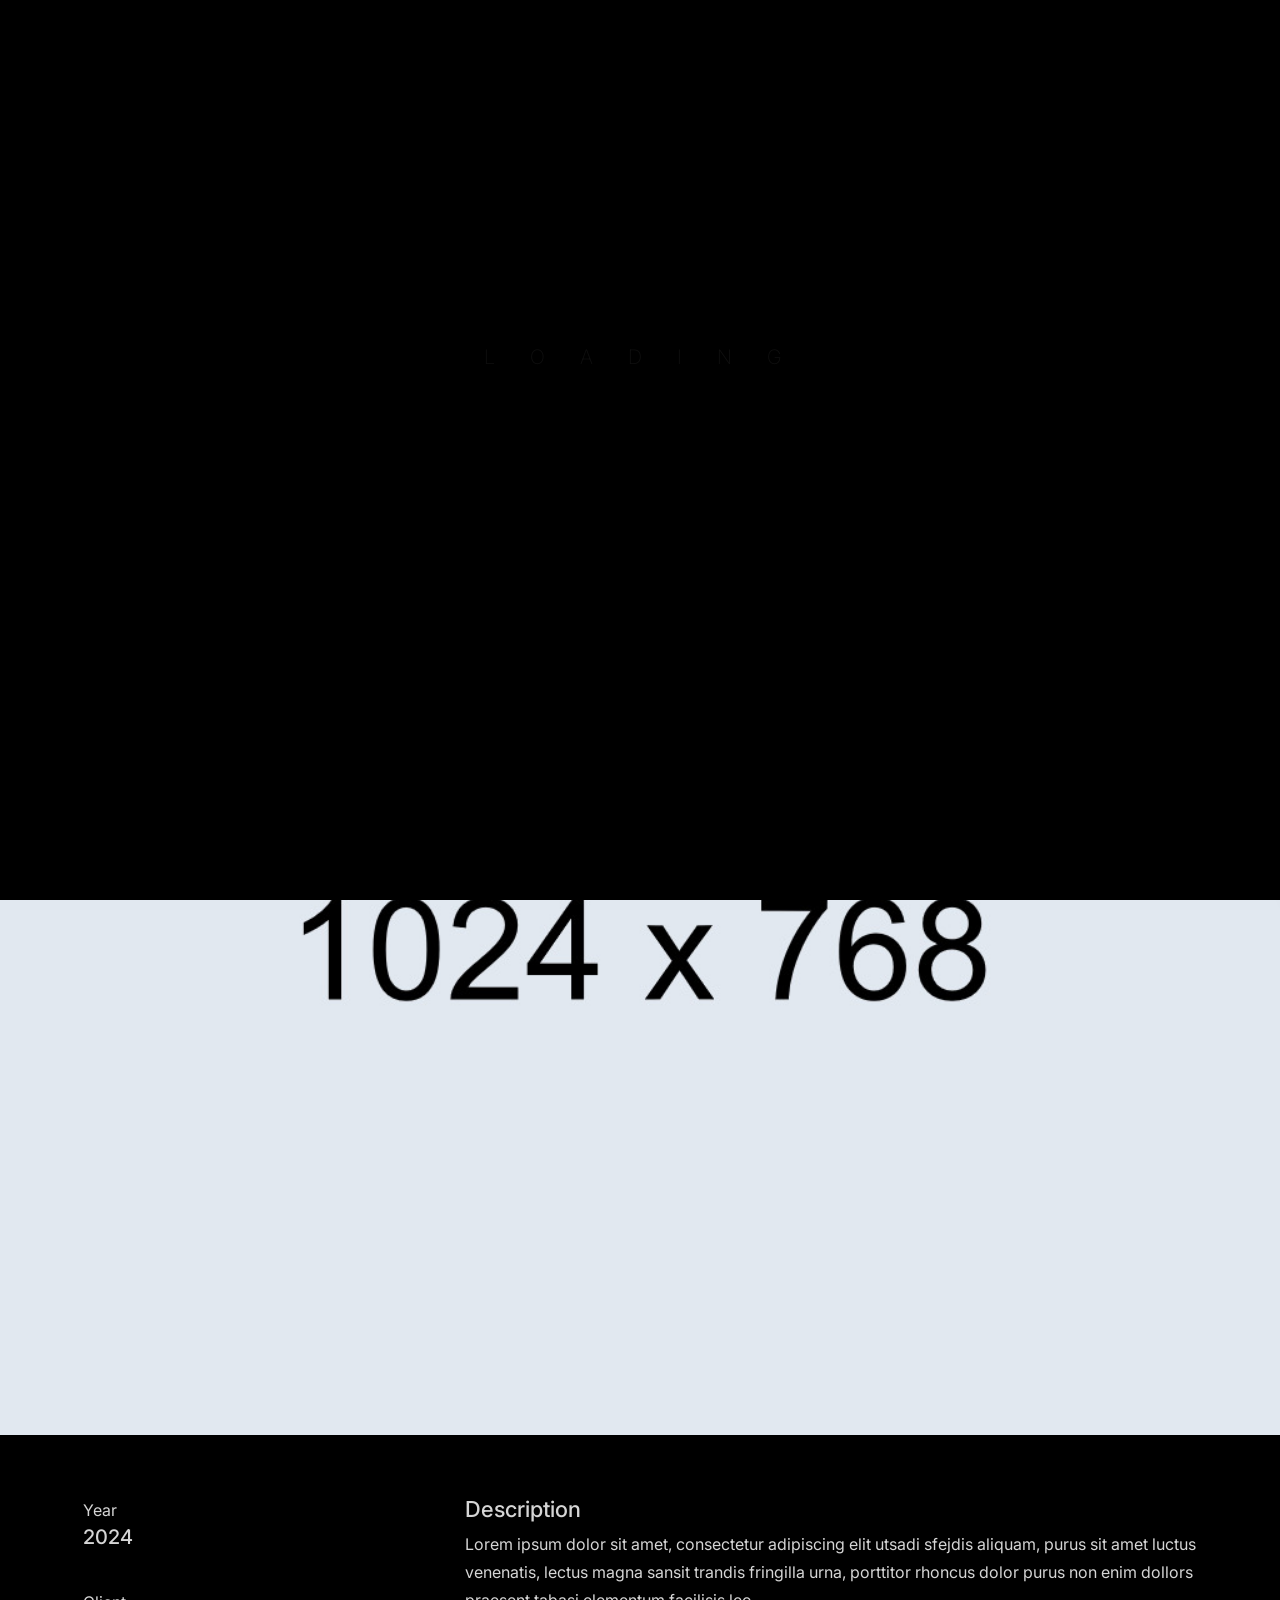
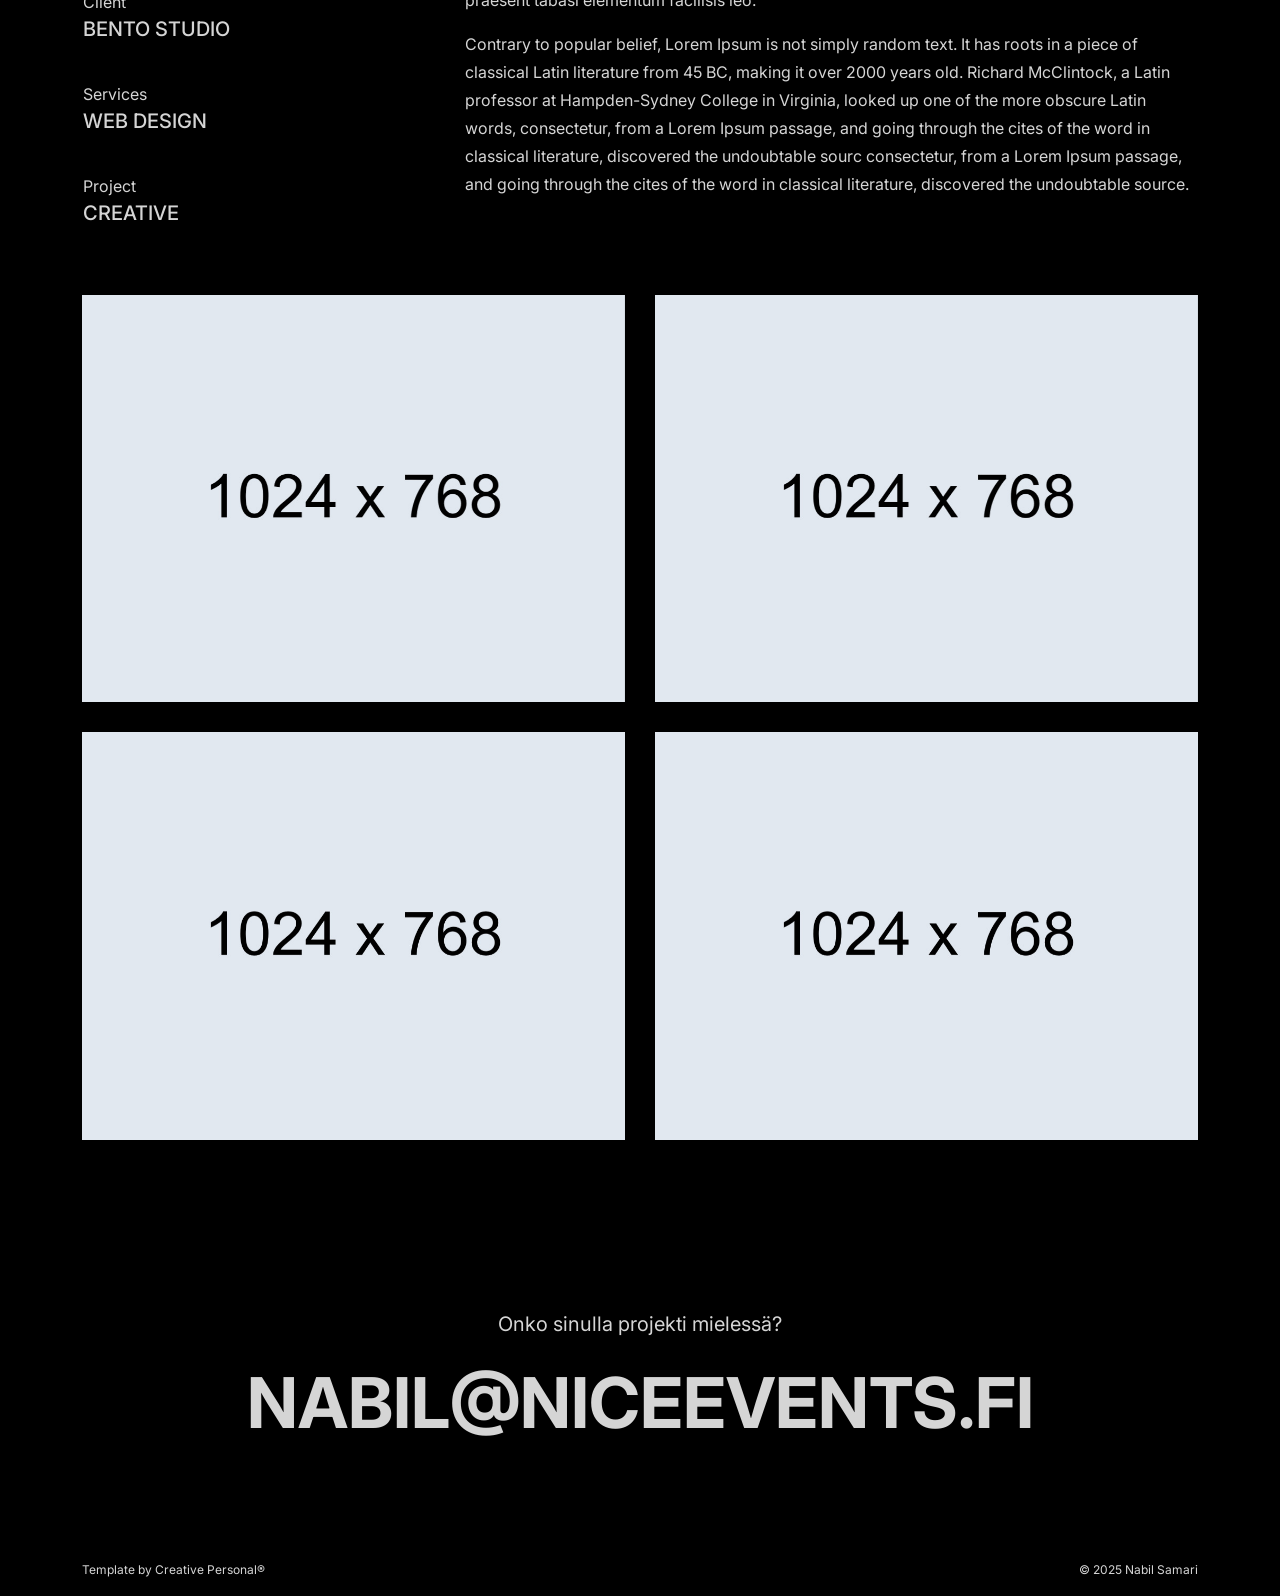
<file: single-project.html>
<!DOCTYPE html>
<html lang="en">

<head>
    <!-- META -->
    <meta charset="utf-8">
    <meta http-equiv="X-UA-Compatible" content="IE=edge">
    <meta name="viewport" content="width=device-width, initial-scale=1">
    <meta name="description" content="Creative Technologist – tapahtumatuotanto, web-kehitys, automaatiot, valo- ja videokuvaus. Seinäjoki, Finland.">
    <meta name="keywords" content="creative technologist, web developer, event production, AI, automation, photography, videography, Nabil Samari">
    <meta name="author" content="Nabil Samari">
    <!-- PAGE TITLE -->
    <title>Nabil Samari – Creative Technologist</title>
    <link rel="icon" type="image/x-icon" href="assets/images/favicon.png">
    <!-- ALL GOOGLE FONTS -->
    <link rel="preconnect" href="https://fonts.googleapis.com">
    <link rel="preconnect" href="https://fonts.gstatic.com" crossorigin>
    <link href="https://fonts.googleapis.com/css2?family=Inter:ital,opsz,wght@0,14..32,100..900;1,14..32,100..900&family=Plus+Jakarta+Sans:ital,wght@0,200..800;1,200..800&display=swap" rel="stylesheet">
    <!-- BOOTSTRAP CSS -->
    <link rel="stylesheet" href="assets/css/bootstrap.min.css" />
    <!-- FONT AWESOME CSS -->
    <link rel="stylesheet" href="assets/css/font-awesome-pro.css" />
    <!-- FONT AWESOME CSS -->
    <link rel="stylesheet" href="assets/fonts/remixicon.css" />
    <!-- MAGNIFIC CSS -->
    <link rel="stylesheet" href="assets/css/magnific-popup.css">
    <!-- NICE SELECT CSS -->
    <link rel="stylesheet" href="assets/css/nice-select.min.css" />
    <!-- ANIMATE CSS -->
    <link rel="stylesheet" href="assets/css/animate.min.css" />
    <!-- MOBILE MENU CSS -->
    <link rel="stylesheet" href="assets/css/mobilemenu.css" />
    <!-- SPACING CSS -->
    <link rel="stylesheet" href="assets/css/spacing.css" />
    <link rel="stylesheet" href="assets/css/blog.css" />
    <!-- MAIN STYLE CSS -->
    <link rel="stylesheet" href="assets/css/style.css" />
    <!-- RESPONSIVE CSS -->
    <link rel="stylesheet" href="assets/css/responsive.css">
    <!-- HTML5 shim and Respond.js IE8 support of HTML5 elements and media queries -->
    <!-- WARNING: Respond.js doesn't work if you view the page via file:// -->
    <!--[if lt IE 9]>
      <script src="https://oss.maxcdn.com/html5shiv/3.7.2/html5shiv.min.js"></script>
      <script src="https://oss.maxcdn.com/respond/1.4.2/respond.min.js"></script>
    <![endif]-->
</head>

<body>
    <!-- START PRELOADER AREA-->
    <div class="preloader">
        <svg viewbox="0 0 1000 1000" preserveaspectratio="none">
            <path id="preloaderSvg" d="M0,1005S175,995,500,995s500,5,500,5V0H0Z"></path>
        </svg>
        <div class="preloader-heading">
            <div class="load-text">
                <span>L</span>
                <span>o</span>
                <span>a</span>
                <span>d</span>
                <span>i</span>
                <span>n</span>
                <span>g</span>
            </div>
        </div>
    </div>
    <!-- END PRELOADER AREA -->
    <!-- START SCROOL UP DESIGN AREA -->
    <div class="progress-wrap cursor-pointer">
        <i class="ri-arrow-up-s-line"></i>
        <svg class="progress-circle svg-content" width="100%" height="100%" viewBox="-1 -1 102 102">
            <path d="M50,1 a49,49 0 0,1 0,98 a49,49 0 0,1 0,-98" />
        </svg>
    </div>
    <!-- / END SCROOL UP DESIGN AREA -->
    <!-- START MAGIC CURSOR AND BALL AREA-->
    <div id="magic-cursor">
        <div id="ball"></div>
    </div>
    <!-- / END MAGIC CURSOR AND BALL AREA-->
    <!-- START MENU DESIGN AREA-->
    <header class="main-header">
        <div class="header-upper">
            <div class="container">
                <div class="header-inner">
                    <div class="row align-items-center">
                        <div class="col-xl-2 col-lg-2 col-md-6 col-6 col-sm-3">
                            <div class="logo-area">
                                <div class="logo">
                                    <a href="index.html"><img src="assets/images/logo.png" alt=""></a>
                                </div>
                            </div>
                        </div>
                        <div class="col-xl-10 col-lg-10 col-md-6 col-6 col-sm-9">
                            <div class="main-menu">
                                <nav id="mobile-menu">
                                    <ul class="onepage">
                                        <li><a href="index.html" class="linkstyle">Home</a></li>
                                        <li><a href="about.html" class="linkstyle">About</a></li>
                                        <li><a href="service.html" class="linkstyle">Services</a></li>
                                        <li><a href="projects.html" class="linkstyle">Projects</a></li>
                                        <li><a href="blog.html" class="linkstyle">Blog</a></li>
                                        <li><a href="contact.html" class="linkstyle">Contact</a></li>
                                    </ul>
                                </nav>
                            </div>
                            <div class="side-menu-icon d-lg-none text-end">
                                <a href="javascript:void(0)" class="info-toggle-btn f-right sidebar-toggle-btn"><i class="fal fa-bars"></i></a>
                            </div>
                        </div>
                    </div>
                </div>
            </div>
        </div>
    </header>
    <!-- // END MENU DESIGN AREA-->
    <!-- START MOBILE MENU DESIGN AREA-->
    <div class="sidebar__area">
        <div class="sidebar__wrapper">
            <div class="sidebar__close">
                <button class="sidebar__close-btn" id="sidebar__close-btn">
                    <i class="fal fa-times"></i>
                </button>
            </div>
            <div class="sidebar__content mt-50 mb-20">
                <div class="mobile-menu fix"></div>
            </div>
        </div>
    </div>
    <div class="body-overlay"></div>
    <!-- // END MOBILE MENU DESIGN AREA-->
    <!-- START SINGLE PAGE DESIGN AREA -->
    <section class="single-page-hero-area">
        <div class="container">
            <div class="row align-items-center">
                <div class="col-lg-12">
                    <h2>Branch with Flowers</h2>
                    <p>Fill out the form below to get in touch with me. I'm always excited to hear about new opportunities and I'll do my best to respond to your inquiry within 24 hours.</p>
                </div>
            </div>
        </div>
    </section>
    <!-- // END SINGLE PAGE DESIGN AREA -->
    <!-- START SINGLE PAGE DETAILS DESIGN AREA -->
    <div class="single-project-page-design">
        <div class="single-project-image">
            <img src="assets/images/projects/work2.jpg" alt="image">
        </div>
        <div class="container pt-60 pb-40">
            <div class="row">
                <div class="col-lg-4">
                    <!-- START SINGLE LEFT DESIGN AREA -->
                    <div class="single-project-page-left wow fadeInUp delay-0-2s">
                        <div class="single-info">
                            <p>Year</p>
                            <h3>2024</h3>
                        </div>
                        <div class="single-info">
                            <p>Client</p>
                            <h3>Bento Studio</h3>
                        </div>
                        <div class="single-info">
                            <p>Services</p>
                            <h3>Web Design</h3>
                        </div>
                        <div class="single-info">
                            <p>Project</p>
                            <h3>Creative</h3>
                        </div>
                    </div>
                    <!-- / END SINGLE LEFT DESIGN AREA -->
                </div>
                <!-- START SINGLE RIGHT DESIGN AREA -->
                <div class="col-lg-8">
                    <div class="single-project-page-right wow fadeInUp delay-0-4s">
                        <h2>
                            Description
                        </h2>
                        <p>Lorem ipsum dolor sit amet, consectetur adipiscing elit utsadi sfejdis aliquam, purus sit amet luctus venenatis, lectus magna sansit trandis fringilla urna, porttitor rhoncus dolor purus non enim dollors praesent tabasi elementum facilisis leo.</p>
                        <p>Contrary to popular belief, Lorem Ipsum is not simply random text. It has roots in a piece of classical Latin literature from 45 BC, making it over 2000 years old. Richard McClintock, a Latin professor at Hampden-Sydney College in Virginia, looked up one of the more obscure Latin words, consectetur, from a Lorem Ipsum passage, and going through the cites of the word in classical literature, discovered the undoubtable sourc consectetur, from a Lorem Ipsum passage, and going through the cites of the word in classical literature, discovered the undoubtable source.</p>
                    </div>
                </div>
                <!-- / END SINGLE RIGHT DESIGN AREA -->
            </div>
            <!-- START SINGLE PAGE GALLERY DESIGN AREA -->
            <div class="row pt-60">
                <div class="col-lg-6">
                    <a href="assets/images/projects/work1.jpg" class="work-popup">
                        <div class="single-image wow fadeInUp delay-0-2s">
                            <img src="assets/images/projects/work1.jpg" alt="gallery">
                        </div>
                    </a>
                </div>
                <div class="col-lg-6">
                    <a href="assets/images/projects/work2.jpg" class="work-popup">
                        <div class="single-image wow fadeInUp delay-0-4s">
                            <img src="assets/images/projects/work2.jpg" alt="gallery">
                        </div>
                    </a>
                </div>
                <div class="col-lg-6">
                    <a href="assets/images/projects/work3.jpg" class="work-popup">
                        <div class="single-image wow fadeInUp delay-0-6s">
                            <img src="assets/images/projects/work3.jpg" alt="gallery">
                        </div>
                    </a>
                </div>
                <div class="col-lg-6">
                    <a href="assets/images/projects/work4.jpg" class="work-popup">
                        <div class="single-image wow fadeInUp delay-0-8s">
                            <img src="assets/images/projects/work4.jpg" alt="gallery">
                        </div>
                    </a>
                </div>
            </div>
            <!--  / END SINGLE PAGE GALLERY DESIGN AREA -->
        </div>
    </div>
    <!-- / END SINGLE PAGE DETAILS DESIGN AREA -->
    <!-- START FOOTER DESIGN AREA -->
    <footer class="main-footer">
        <div class="container">
            <div class="row">
                <div class="col-lg-12">
                    <div class="footer-top">
                        <p> Onko sinulla projekti mielessä?</p>
                        <h2><a href="mailto:nabil@niceevents.fi">nabil@niceevents.fi</a></h2>
                    </div>
                </div>
            </div>
            <div class="row">
                <div class="col-lg-6 col-sm-6">
                    <p class="copy-left-text">Template by <a href="https://themeforest.net/user/creativepersonal/portfolio">Creative Personal®</a></p>
                </div>
                <div class="col-lg-6 col-sm-6">
                    <p class="copy-right-text">&copy; 2025 Nabil Samari</p>
                </div>
            </div>
        </div>
    </footer>
    <!-- / END FOOTER DESIGN AREA -->
    <!-- JQUERY JS -->
    <script src="assets/js/jquery-3.6.0.min.js"></script>
    <!-- BOOTSTRAP JS-->
    <script src="assets/js/bootstrap.min.js"></script>
    <!-- APPEAR JS -->
    <script src="assets/js/appear.min.js"></script>
    <!-- MAGNIFICANT JS -->
    <script src="assets/js/jquery.magnific-popup.min.js"></script>
    <!-- MOBILE MENU JS-->
    <script src="assets/js/mobilemenu.js"></script>
    <!-- GSAP AND LOCOMOTIV JS-->
    <script src="assets/js/gsap.min.js"></script>
    <script src="assets/js/ScrollTrigger.min.js"></script>
    <script src="assets/js/lenis.js"></script>
    <!-- SWIPPER JS-->
    <script src="assets/js/swiper-bundle.js"></script>
    <!-- NICE SELECT JS-->
    <script src="assets/js/jquery.nice-select.min.js"></script>
    <!-- IMAGE LOADER JS-->
    <script src="assets/js/imagesloaded.pkgd.min.js"></script>
    <!-- ISOTOPE JS-->
    <script src="assets/js/isotope.pkgd.min.js"></script>
    <!--  WOW ANIMATION JS-->
    <script src="assets/js/wow.min.js"></script>
    <!-- SCRIPT JS-->
    <script src="assets/js/script.js"></script>
</body>

</html>
</file>
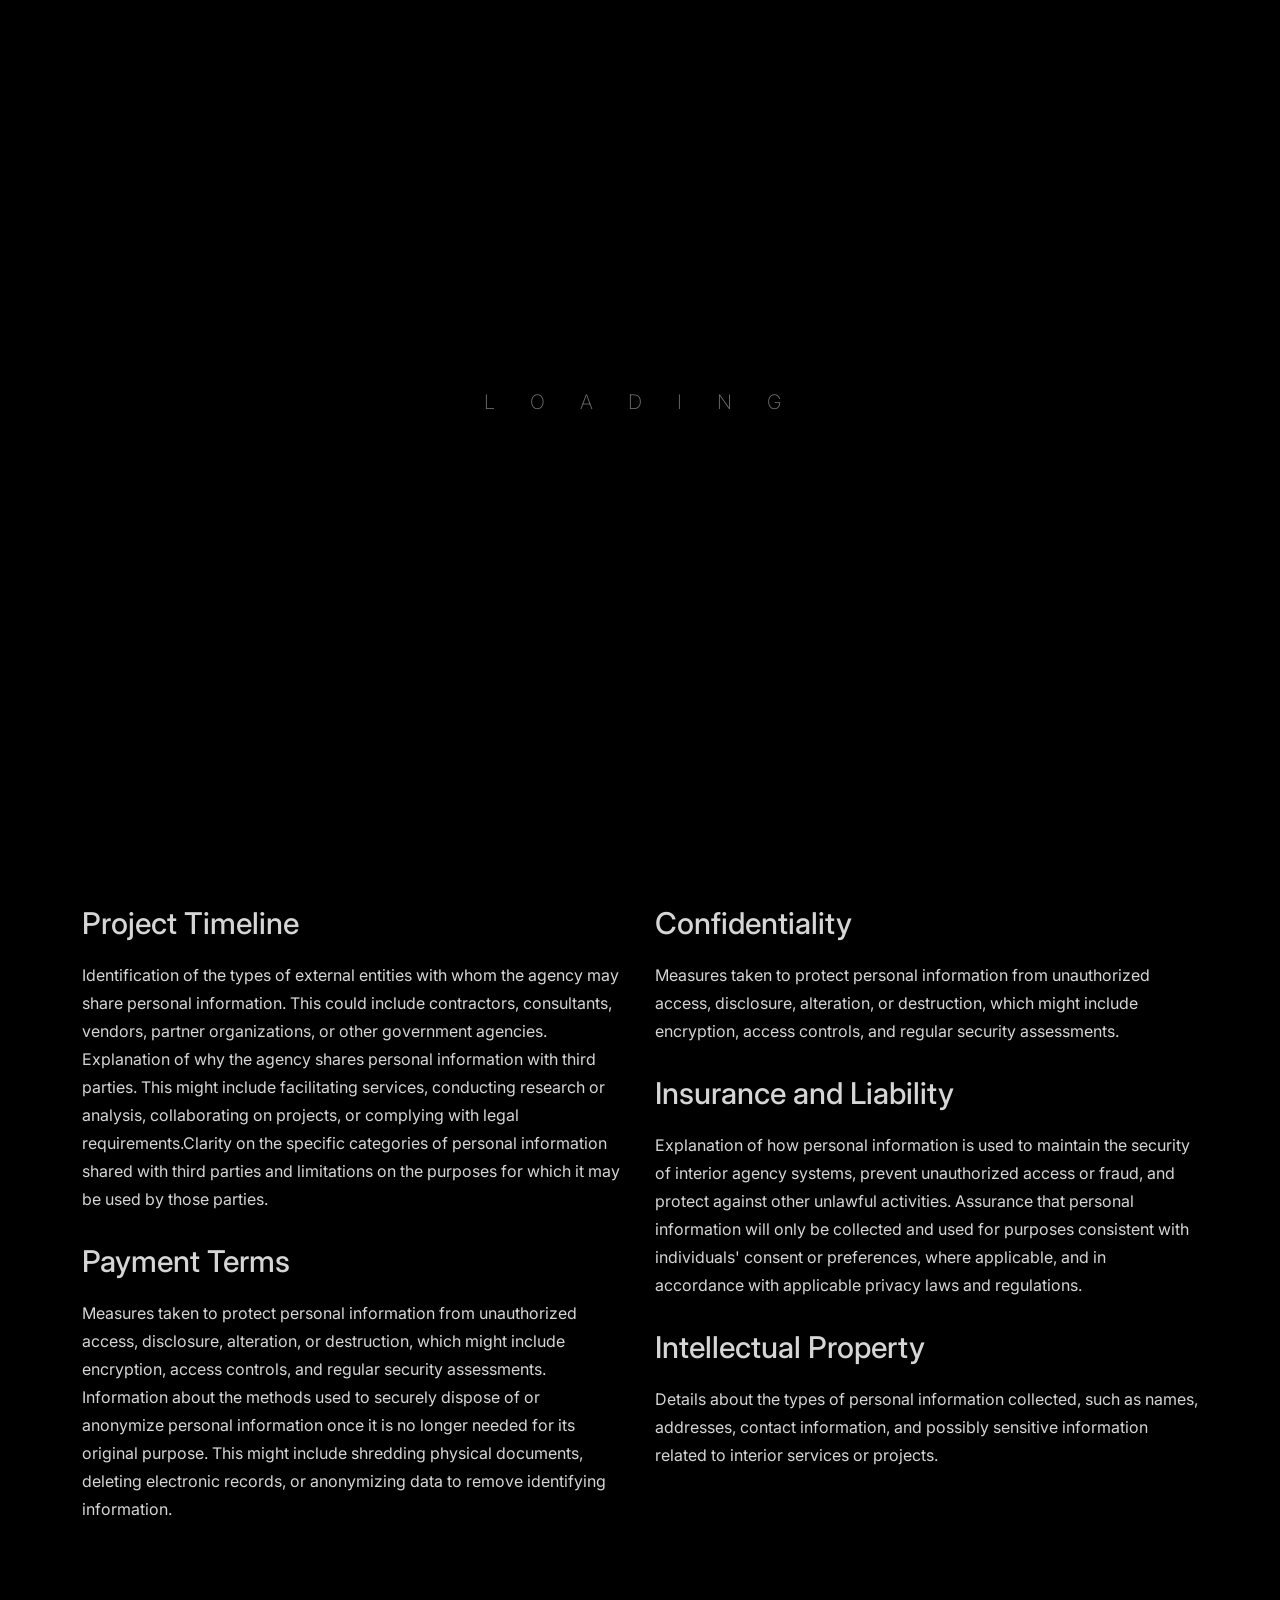
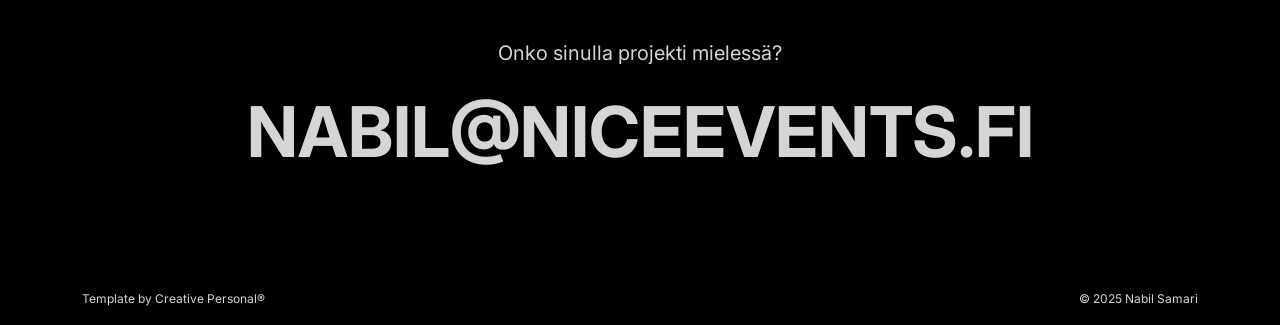
<file: terms.html>
<!DOCTYPE html>
<html lang="en">

<head>
    <!-- META -->
    <meta charset="utf-8">
    <meta http-equiv="X-UA-Compatible" content="IE=edge">
    <meta name="viewport" content="width=device-width, initial-scale=1">
    <meta name="description" content="Creative Technologist – tapahtumatuotanto, web-kehitys, automaatiot, valo- ja videokuvaus. Seinäjoki, Finland.">
    <meta name="keywords" content="creative technologist, web developer, event production, AI, automation, photography, videography, Nabil Samari">
    <meta name="author" content="Nabil Samari">
    <!-- PAGE TITLE -->
    <title>Nabil Samari – Creative Technologist</title>
    <link rel="icon" type="image/x-icon" href="assets/images/favicon.png">
    <!-- ALL GOOGLE FONTS -->
    <link rel="preconnect" href="https://fonts.googleapis.com">
    <link rel="preconnect" href="https://fonts.gstatic.com" crossorigin>
    <link href="https://fonts.googleapis.com/css2?family=Inter:ital,opsz,wght@0,14..32,100..900;1,14..32,100..900&family=Plus+Jakarta+Sans:ital,wght@0,200..800;1,200..800&display=swap" rel="stylesheet">
    <!-- BOOTSTRAP CSS -->
    <link rel="stylesheet" href="assets/css/bootstrap.min.css" />
    <!-- FONT AWESOME CSS -->
    <link rel="stylesheet" href="assets/css/font-awesome-pro.css" />
    <!-- FONT AWESOME CSS -->
    <link rel="stylesheet" href="assets/fonts/remixicon.css" />
    <!-- MAGNIFIC CSS -->
    <link rel="stylesheet" href="assets/css/magnific-popup.css">
    <!-- NICE SELECT CSS -->
    <link rel="stylesheet" href="assets/css/nice-select.min.css" />
    <!-- ANIMATE CSS -->
    <link rel="stylesheet" href="assets/css/animate.min.css" />
    <!-- MOBILE MENU CSS -->
    <link rel="stylesheet" href="assets/css/mobilemenu.css" />
    <!-- SPACING CSS -->
    <link rel="stylesheet" href="assets/css/spacing.css" />
    <link rel="stylesheet" href="assets/css/blog.css" />
    <!-- MAIN STYLE CSS -->
    <link rel="stylesheet" href="assets/css/style.css" />
    <!-- RESPONSIVE CSS -->
    <link rel="stylesheet" href="assets/css/responsive.css">
    <!-- HTML5 shim and Respond.js IE8 support of HTML5 elements and media queries -->
    <!-- WARNING: Respond.js doesn't work if you view the page via file:// -->
    <!--[if lt IE 9]>
      <script src="https://oss.maxcdn.com/html5shiv/3.7.2/html5shiv.min.js"></script>
      <script src="https://oss.maxcdn.com/respond/1.4.2/respond.min.js"></script>
    <![endif]-->
</head>

<body>
    <!-- START PRELOADER AREA-->
    <div class="preloader">
        <svg viewbox="0 0 1000 1000" preserveaspectratio="none">
            <path id="preloaderSvg" d="M0,1005S175,995,500,995s500,5,500,5V0H0Z"></path>
        </svg>
        <div class="preloader-heading">
            <div class="load-text">
                <span>L</span>
                <span>o</span>
                <span>a</span>
                <span>d</span>
                <span>i</span>
                <span>n</span>
                <span>g</span>
            </div>
        </div>
    </div>
    <!-- END PRELOADER AREA -->
    <!-- START SCROOL UP DESIGN AREA -->
    <div class="progress-wrap cursor-pointer">
        <i class="ri-arrow-up-s-line"></i>
        <svg class="progress-circle svg-content" width="100%" height="100%" viewBox="-1 -1 102 102">
            <path d="M50,1 a49,49 0 0,1 0,98 a49,49 0 0,1 0,-98" />
        </svg>
    </div>
    <!-- / END SCROOL UP DESIGN AREA -->
    <!-- START MAGIC CURSOR AND BALL AREA-->
    <div id="magic-cursor">
        <div id="ball"></div>
    </div>
    <!-- / END MAGIC CURSOR AND BALL AREA-->
    <!-- START MENU DESIGN AREA-->
    <header class="main-header">
        <div class="header-upper">
            <div class="container">
                <div class="header-inner">
                    <div class="row align-items-center">
                        <div class="col-xl-2 col-lg-2 col-md-6 col-6 col-sm-3">
                            <div class="logo-area">
                                <div class="logo">
                                    <a href="index.html"><img src="assets/images/logo.png" alt=""></a>
                                </div>
                            </div>
                        </div>
                        <div class="col-xl-10 col-lg-10 col-md-6 col-6 col-sm-9">
                            <div class="main-menu">
                                <nav id="mobile-menu">
                                    <ul class="onepage">
                                        <li><a href="index.html" class="linkstyle">Home</a></li>
                                        <li><a href="about.html" class="linkstyle">About</a></li>
                                        <li><a href="service.html" class="linkstyle">Services</a></li>
                                        <li><a href="projects.html" class="linkstyle">Projects</a></li>
                                        <li><a href="blog.html" class="linkstyle">Blog</a></li>
                                        <li><a href="contact.html" class="linkstyle">Contact</a></li>
                                    </ul>
                                </nav>
                            </div>
                            <div class="side-menu-icon d-lg-none text-end">
                                <a href="javascript:void(0)" class="info-toggle-btn f-right sidebar-toggle-btn"><i class="fal fa-bars"></i></a>
                            </div>
                        </div>
                    </div>
                </div>
            </div>
        </div>
    </header>
    <!-- // END MENU DESIGN AREA-->
    <!-- START MOBILE MENU DESIGN AREA-->
    <div class="sidebar__area">
        <div class="sidebar__wrapper">
            <div class="sidebar__close">
                <button class="sidebar__close-btn" id="sidebar__close-btn">
                    <i class="fal fa-times"></i>
                </button>
            </div>
            <div class="sidebar__content mt-50 mb-20">
                <div class="mobile-menu fix"></div>
            </div>
        </div>
    </div>
    <div class="body-overlay"></div>
    <!-- // END MOBILE MENU DESIGN AREA-->
    <!-- START SINGLE PAGE DESIGN AREA -->
    <section class="single-page-hero-area">
        <div class="container">
            <div class="row align-items-center text-center">
                <div class="col-lg-12">
                    <h2>Terms & Conditions</h2>
                    <div class="breadcrumb__list">
                        <span><a href="#">Home</a></span>
                        <span class="dvdr"><i class="fa-regular fa-angle-right"></i></span>
                        <span>Terms & Conditions</span>
                    </div>
                </div>
            </div>
        </div>
    </section>
    <!-- // END SINGLE PAGE DESIGN AREA -->
    <!-- START 404 PAGE DESIGN AREA -->
    <section class="privacy-area">
        <div class="container">
            <div class="row">
                <div class="col-lg-6">
                    <h2>Scope of Services</h2>
                    <p>Details about the types of personal information collected, such as names, addresses, contact information, and possibly sensitive information related to interior services or projects.</p>

                    <h2>Client Responsibilities</h2>
                    <p>Explanation of how personal information is used to maintain the security of interior agency systems, prevent unauthorized access or fraud, and protect against other unlawful activities. Assurance that personal information will only be collected and used for purposes consistent with individuals' consent or preferences, where applicable, and in accordance with applicable privacy laws and regulations.</p>

                    <h2>Project Timeline</h2>
                    <p>Identification of the types of external entities with whom the agency may share personal information. This could include contractors, consultants, vendors, partner organizations, or other government agencies. Explanation of why the agency shares personal information with third parties. This might include facilitating services, conducting research or analysis, collaborating on projects, or complying with legal requirements.Clarity on the specific categories of personal information shared with third parties and limitations on the purposes for which it may be used by those parties.</p>

                    <h2>Payment Terms</h2>
                    <p>Measures taken to protect personal information from unauthorized access, disclosure, alteration, or destruction, which might include encryption, access controls, and regular security assessments. Information about the methods used to securely dispose of or anonymize personal information once it is no longer needed for its original purpose. This might include shredding physical documents, deleting electronic records, or anonymizing data to remove identifying information.</p>

                </div>
                <div class="col-lg-6">
                    <h2>Termination of Services</h2>
                    <p>Explanation of how personal information is used to maintain the security of interior agency systems, prevent unauthorized access or fraud, and protect against other unlawful activities. Assurance that personal information will only be collected and used for purposes consistent with individuals' consent or preferences, where applicable, and in accordance with applicable privacy laws and regulations.</p>

                    <h2>Change Orders</h2>
                    <p>Details about the types of personal information collected, such as names, addresses, contact information, and possibly sensitive information related to interior services or projects.</p>

                    <h2>Confidentiality</h2>
                    <p>Measures taken to protect personal information from unauthorized access, disclosure, alteration, or destruction, which might include encryption, access controls, and regular security assessments. </p>

                    <h2>Insurance and Liability</h2>
                    <p>Explanation of how personal information is used to maintain the security of interior agency systems, prevent unauthorized access or fraud, and protect against other unlawful activities. Assurance that personal information will only be collected and used for purposes consistent with individuals' consent or preferences, where applicable, and in accordance with applicable privacy laws and regulations.</p>
                    
                    <h2>Intellectual Property</h2>
                    <p>Details about the types of personal information collected, such as names, addresses, contact information, and possibly sensitive information related to interior services or projects.</p>
                </div>
            </div>
        </div>
    </section>
    <!--  / END 404 PAGE DESIGN AREA -->
    <!-- START FOOTER DESIGN AREA -->
    <footer class="main-footer">
        <div class="container">
            <div class="row">
                <div class="col-lg-12">
                    <div class="footer-top">
                        <p> Onko sinulla projekti mielessä?</p>
                        <h2><a href="mailto:nabil@niceevents.fi">nabil@niceevents.fi</a></h2>
                    </div>
                </div>
            </div>
            <div class="row">
                <div class="col-lg-6 col-sm-6">
                    <p class="copy-left-text">Template by <a href="https://themeforest.net/user/creativepersonal/portfolio">Creative Personal®</a></p>
                </div>
                <div class="col-lg-6 col-sm-6">
                    <p class="copy-right-text">&copy; 2025 Nabil Samari</p>
                </div>
            </div>
        </div>
    </footer>
    <!-- / END FOOTER DESIGN AREA -->
    <!-- JQUERY JS -->
    <script src="assets/js/jquery-3.6.0.min.js"></script>
    <!-- BOOTSTRAP JS-->
    <script src="assets/js/bootstrap.min.js"></script>
    <!-- APPEAR JS -->
    <script src="assets/js/appear.min.js"></script>
    <!-- MAGNIFICANT JS -->
    <script src="assets/js/jquery.magnific-popup.min.js"></script>
    <!-- MOBILE MENU JS-->
    <script src="assets/js/mobilemenu.js"></script>
    <!-- GSAP AND LOCOMOTIV JS-->
    <script src="assets/js/gsap.min.js"></script>
    <script src="assets/js/ScrollTrigger.min.js"></script>
    <script src="assets/js/lenis.js"></script>
    <!-- SWIPPER JS-->
    <script src="assets/js/swiper-bundle.js"></script>
    <!-- NICE SELECT JS-->
    <script src="assets/js/jquery.nice-select.min.js"></script>
    <!-- IMAGE LOADER JS-->
    <script src="assets/js/imagesloaded.pkgd.min.js"></script>
    <!-- ISOTOPE JS-->
    <script src="assets/js/isotope.pkgd.min.js"></script>
    <!--  WOW ANIMATION JS-->
    <script src="assets/js/wow.min.js"></script>
    <!-- SCRIPT JS-->
    <script src="assets/js/script.js"></script>
</body>

</html>
</file>
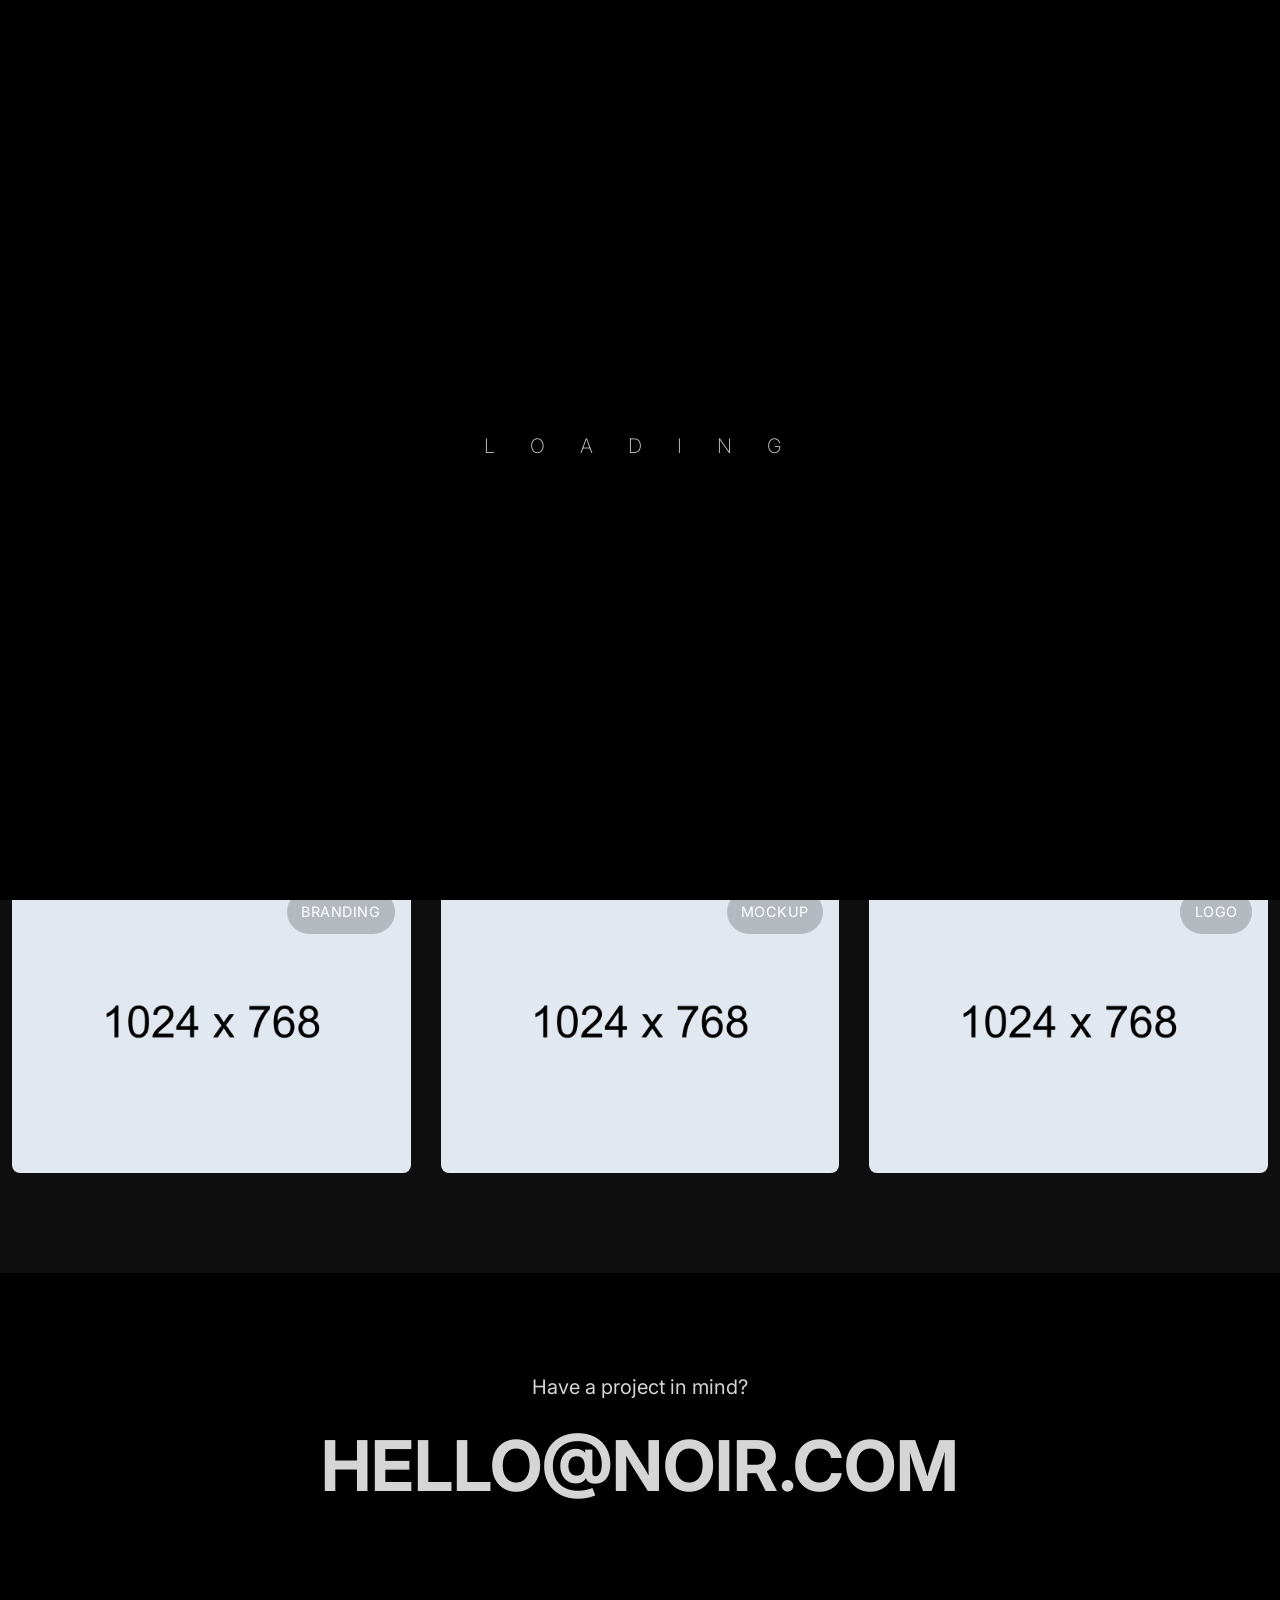
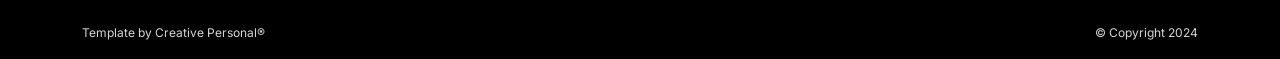
<file: three-column.html>
<!DOCTYPE html>
<html lang="en">

<head>
    <!-- META -->
    <meta charset="utf-8">
    <meta http-equiv="X-UA-Compatible" content="IE=edge">
    <meta name="viewport" content="width=device-width, initial-scale=1">
    <meta name="description" content="Noir - Modern Portfolio Template">
    <meta name="keywords" content="personal, portfolio new, html, one page, bootstrap, new html template, design, creative, onepage, clean, modern">
    <meta name="author" content="Tanvir Hossain">
    <!-- PAGE TITLE -->
    <title>Noir - Modern Portfolio Template</title>
    <link rel="icon" type="image/x-icon" href="assets/images/favicon.png">
    <!-- ALL GOOGLE FONTS -->
    <link rel="preconnect" href="https://fonts.googleapis.com">
    <link rel="preconnect" href="https://fonts.gstatic.com" crossorigin>
    <link href="https://fonts.googleapis.com/css2?family=Inter:ital,opsz,wght@0,14..32,100..900;1,14..32,100..900&family=Plus+Jakarta+Sans:ital,wght@0,200..800;1,200..800&display=swap" rel="stylesheet">
    <!-- BOOTSTRAP CSS -->
    <link rel="stylesheet" href="assets/css/bootstrap.min.css" />
    <!-- FONT AWESOME CSS -->
    <link rel="stylesheet" href="assets/css/font-awesome-pro.css" />
    <!-- FONT AWESOME CSS -->
    <link rel="stylesheet" href="assets/fonts/remixicon.css" />
    <!-- MAGNIFIC CSS -->
    <link rel="stylesheet" href="assets/css/magnific-popup.css">
    <!-- NICE SELECT CSS -->
    <link rel="stylesheet" href="assets/css/nice-select.min.css" />
    <!-- ANIMATE CSS -->
    <link rel="stylesheet" href="assets/css/animate.min.css" />
    <!-- MOBILE MENU CSS -->
    <link rel="stylesheet" href="assets/css/mobilemenu.css" />
    <!-- SPACING CSS -->
    <link rel="stylesheet" href="assets/css/spacing.css" />
    <link rel="stylesheet" href="assets/css/blog.css" />
    <!-- MAIN STYLE CSS -->
    <link rel="stylesheet" href="assets/css/style.css" />
    <!-- RESPONSIVE CSS -->
    <link rel="stylesheet" href="assets/css/responsive.css">
    <!-- HTML5 shim and Respond.js IE8 support of HTML5 elements and media queries -->
    <!-- WARNING: Respond.js doesn't work if you view the page via file:// -->
    <!--[if lt IE 9]>
      <script src="https://oss.maxcdn.com/html5shiv/3.7.2/html5shiv.min.js"></script>
      <script src="https://oss.maxcdn.com/respond/1.4.2/respond.min.js"></script>
    <![endif]-->
</head>

<body>
    <!-- START PRELOADER AREA-->
    <div class="preloader">
        <svg viewbox="0 0 1000 1000" preserveaspectratio="none">
            <path id="preloaderSvg" d="M0,1005S175,995,500,995s500,5,500,5V0H0Z"></path>
        </svg>
        <div class="preloader-heading">
            <div class="load-text">
                <span>L</span>
                <span>o</span>
                <span>a</span>
                <span>d</span>
                <span>i</span>
                <span>n</span>
                <span>g</span>
            </div>
        </div>
    </div>
    <!-- END PRELOADER AREA -->
    <!-- START SCROOL UP DESIGN AREA -->
    <div class="progress-wrap cursor-pointer">
        <i class="ri-arrow-up-s-line"></i>
        <svg class="progress-circle svg-content" width="100%" height="100%" viewBox="-1 -1 102 102">
            <path d="M50,1 a49,49 0 0,1 0,98 a49,49 0 0,1 0,-98" />
        </svg>
    </div>
    <!-- / END SCROOL UP DESIGN AREA -->
    <!-- START MAGIC CURSOR AND BALL AREA-->
    <div id="magic-cursor">
        <div id="ball"></div>
    </div>
    <!-- / END MAGIC CURSOR AND BALL AREA-->
    <!-- START MENU DESIGN AREA-->
    <header class="main-header">
        <div class="header-upper">
            <div class="container">
                <div class="header-inner">
                    <div class="row align-items-center">
                        <div class="col-xl-2 col-lg-2 col-md-6 col-6 col-sm-3">
                            <div class="logo-area">
                                <div class="logo">
                                    <a href="index.html"><img src="assets/images/logo.png" alt=""></a>
                                </div>
                            </div>
                        </div>
                        <div class="col-xl-10 col-lg-10 col-md-6 col-6 col-sm-9">
                            <div class="main-menu">
                                <nav id="mobile-menu">
                                    <ul class="onepage">
                                        <li><a href="index.html" class="linkstyle">Home</a></li>
                                        <li><a href="about.html" class="linkstyle">About</a></li>
                                        <li><a href="service.html" class="linkstyle">Services</a></li>
                                        <li><a href="projects.html" class="linkstyle">Projects</a></li>
                                        <li><a href="blog.html" class="linkstyle">Blog</a></li>
                                        <li><a href="contact.html" class="linkstyle">Contact</a></li>
                                    </ul>
                                        </li>
                                        <li><a href="service.html" class="linkstyle">services</a></li>
                                        <li class="has-dropdown"><a href="projects.html" class="linkstyle">Projects</a>
                                            <ul class="sub-menu">
                                                <li><a href="two-column.html">Two Column</a></li>
                                                <li><a href="three-column.html">Three Column</a></li>
                                                <li><a href="single-project.html">Single Projects</a></li>
                                            </ul>
                                        </li>
                                        <li><a href="about.html" class="linkstyle">about</a></li>
                                        <li><a href="contact.html" class="linkstyle">Contact</a></li>
                                        <li class="has-dropdown"><a href="#" class="linkstyle">Pages</a>
                                            <ul class="sub-menu">
                                                <li><a href="blog.html">Blog</a></li>
                                                <li><a href="blog-details.html">Single Blog</a></li>
                                                <li><a href="terms.html">Terms & Conditions</a></li>
                                                <li><a href="privacy.html">Privacy Policy</a></li>
                                                <li><a href="404.html">404</a></li>
                                            </ul>
                                        </li>
                                    </ul>
                                </nav>
                            </div>
                            <div class="side-menu-icon d-lg-none text-end">
                                <a href="javascript:void(0)" class="info-toggle-btn f-right sidebar-toggle-btn"><i class="fal fa-bars"></i></a>
                            </div>
                        </div>
                    </div>
                </div>
            </div>
        </div>
    </header>
    <!-- // END MENU DESIGN AREA-->
    <!-- START MOBILE MENU DESIGN AREA-->
    <div class="sidebar__area">
        <div class="sidebar__wrapper">
            <div class="sidebar__close">
                <button class="sidebar__close-btn" id="sidebar__close-btn">
                    <i class="fal fa-times"></i>
                </button>
            </div>
            <div class="sidebar__content mt-50 mb-20">
                <div class="mobile-menu fix"></div>
            </div>
        </div>
    </div>
    <div class="body-overlay"></div>
    <!-- // END MOBILE MENU DESIGN AREA-->
    <!-- START SINGLE PAGE DESIGN AREA -->
    <section class="single-page-hero-area">
        <div class="container">
            <div class="row align-items-center text-center">
                <div class="col-lg-12">
                    <h2>Three Column</h2>
                    <div class="breadcrumb__list">
                        <span><a href="#">Home</a></span>
                        <span class="dvdr"><i class="fa-regular fa-angle-right"></i></span>
                        <span>Projects</span>
                    </div>
                </div>
            </div>
        </div>
    </section>
    <!-- // END SINGLE PAGE DESIGN AREA -->
    <!-- START PORTFOLIO DESIGN AREA -->
    <div class="projects-area" id="projects">
        <div class="container-fluid">
            <div class="row g-4 portfolio-grid">
                <!-- START SINGLE PORTFOLIO DESIGN AREA -->
                <div class="col-md-6 col-xl-4 portfolio-item category-1">
                    <a href="assets/images/projects/work1.jpg" class="work-popup">
                        <div class="portfolio-box">
                            <!-- Image -->
                            <img src="assets/images/projects/work1.jpg" alt="" data-rjs="2">
                            <!-- Category -->
                            <span class="portfolio-category">Branding</span>
                            <!-- Caption -->
                            <div class="portfolio-caption">
                                <h1>Glasses of Cocktail</h1>
                            </div>
                        </div>
                    </a>
                </div>
                <!-- // END SINGLE PORTFOLIO DESIGN AREA -->
                <!-- START SINGLE PORTFOLIO DESIGN AREA -->
                <div class="col-md-6 col-xl-4 portfolio-item category-2">
                    <a href="single-project.html">
                        <div class="portfolio-box">
                            <!-- Image -->
                            <img src="assets/images/projects/work2.jpg" alt="" data-rjs="2">
                            <!-- Category -->
                            <span class="portfolio-category">Mockup</span>
                            <!-- Caption -->
                            <div class="portfolio-caption">
                                <h1>A Branch with Flowers</h1>
                            </div>
                        </div>
                    </a>
                </div>
                <!-- // END SINGLE PORTFOLIO DESIGN AREA -->
                <!-- START SINGLE PORTFOLIO DESIGN AREA -->
                <div class="col-md-6 col-xl-4 portfolio-item category-2">
                    <a href="https://www.youtube.com/watch?v=qZEPs3vmYB4" class="popup-youtube">
                        <div class="portfolio-box">
                            <!-- Image -->
                            <img src="assets/images/projects/work3.jpg" alt="" data-rjs="2">
                            <!-- Category -->
                            <span class="portfolio-category">Video</span>
                            <!-- Caption -->
                            <div class="portfolio-caption">
                                <h1>Orange Rose Flower</h1>
                            </div>
                        </div>
                    </a>
                </div>
                <!-- // END SINGLE PORTFOLIO DESIGN AREA -->
                <!-- START SINGLE PORTFOLIO DESIGN AREA -->
                <div class="col-md-6 col-xl-4 portfolio-item category-1">
                    <a href="assets/images/projects/work4.jpg" class="work-popup">
                        <div class="portfolio-box">
                            <!-- Image -->
                            <img src="assets/images/projects/work4.jpg" alt="" data-rjs="2">
                            <!-- Category -->
                            <span class="portfolio-category">Branding</span>
                            <!-- Caption -->
                            <div class="portfolio-caption">
                                <h1>Green Plant on a Desk</h1>
                            </div>
                        </div>
                    </a>
                </div>
                <!-- // END SINGLE PORTFOLIO DESIGN AREA -->
                <!-- START SINGLE PORTFOLIO DESIGN AREA -->
                <div class="col-md-6 col-xl-4 portfolio-item category-2">
                    <a href="assets/images/projects/work5.jpg" class="work-popup">
                        <div class="portfolio-box">
                            <!-- Image -->
                            <img src="assets/images/projects/work5.jpg" alt="" data-rjs="2">
                            <!-- Category -->
                            <span class="portfolio-category">Mockup</span>
                            <!-- Caption -->
                            <div class="portfolio-caption">
                                <h1>Orange Rose Flower</h1>
                            </div>
                        </div>
                    </a>
                </div>
                <!-- // END SINGLE PORTFOLIO DESIGN AREA -->
                <!-- START SINGLE PORTFOLIO DESIGN AREA -->
                <div class="col-md-6 col-xl-4 portfolio-item category-2">
                    <a href="assets/images/projects/work6.jpg" class="work-popup">
                        <div class="portfolio-box">
                            <!-- Image -->
                            <img src="assets/images/projects/work6.jpg" alt="" data-rjs="2">
                            <!-- Category -->
                            <span class="portfolio-category">logo</span>
                            <!-- Caption -->
                            <div class="portfolio-caption">
                                <h1>Rose Flower</h1>
                            </div>
                        </div>
                    </a>
                </div>
                <!-- // END SINGLE PORTFOLIO DESIGN AREA -->
            </div>
        </div>
    </div>
    <!-- // END PORTFOLIO DESIGN AREA -->
    <!-- START FOOTER DESIGN AREA -->
    <footer class="main-footer">
        <div class="container">
            <div class="row">
                <div class="col-lg-12">
                    <div class="footer-top">
                        <p> Have a project in mind?</p>
                        <h2><a href="mailto:hello@websitename.com">Hello@noir.com</a></h2>
                    </div>
                </div>
            </div>
            <div class="row">
                <div class="col-lg-6 col-sm-6">
                    <p class="copy-left-text">Template by <a href="https://themeforest.net/user/creativepersonal/portfolio">Creative Personal®</a></p>
                </div>
                <div class="col-lg-6 col-sm-6">
                    <p class="copy-right-text">&copy; Copyright 2024</p>
                </div>
            </div>
        </div>
    </footer>
    <!-- / END FOOTER DESIGN AREA -->
    <!-- JQUERY JS -->
    <script src="assets/js/jquery-3.6.0.min.js"></script>
    <!-- BOOTSTRAP JS-->
    <script src="assets/js/bootstrap.min.js"></script>
    <!-- APPEAR JS -->
    <script src="assets/js/appear.min.js"></script>
    <!-- MAGNIFICANT JS -->
    <script src="assets/js/jquery.magnific-popup.min.js"></script>
    <!-- MOBILE MENU JS-->
    <script src="assets/js/mobilemenu.js"></script>
    <!-- GSAP AND LOCOMOTIV JS-->
    <script src="assets/js/gsap.min.js"></script>
    <script src="assets/js/ScrollTrigger.min.js"></script>
    <script src="assets/js/lenis.js"></script>
    <!-- SWIPPER JS-->
    <script src="assets/js/swiper-bundle.js"></script>
    <!-- NICE SELECT JS-->
    <script src="assets/js/jquery.nice-select.min.js"></script>
    <!-- IMAGE LOADER JS-->
    <script src="assets/js/imagesloaded.pkgd.min.js"></script>
    <!-- ISOTOPE JS-->
    <script src="assets/js/isotope.pkgd.min.js"></script>
    <!--  WOW ANIMATION JS-->
    <script src="assets/js/wow.min.js"></script>
    <!-- SCRIPT JS-->
    <script src="assets/js/script.js"></script>
</body>

</html>
</file>
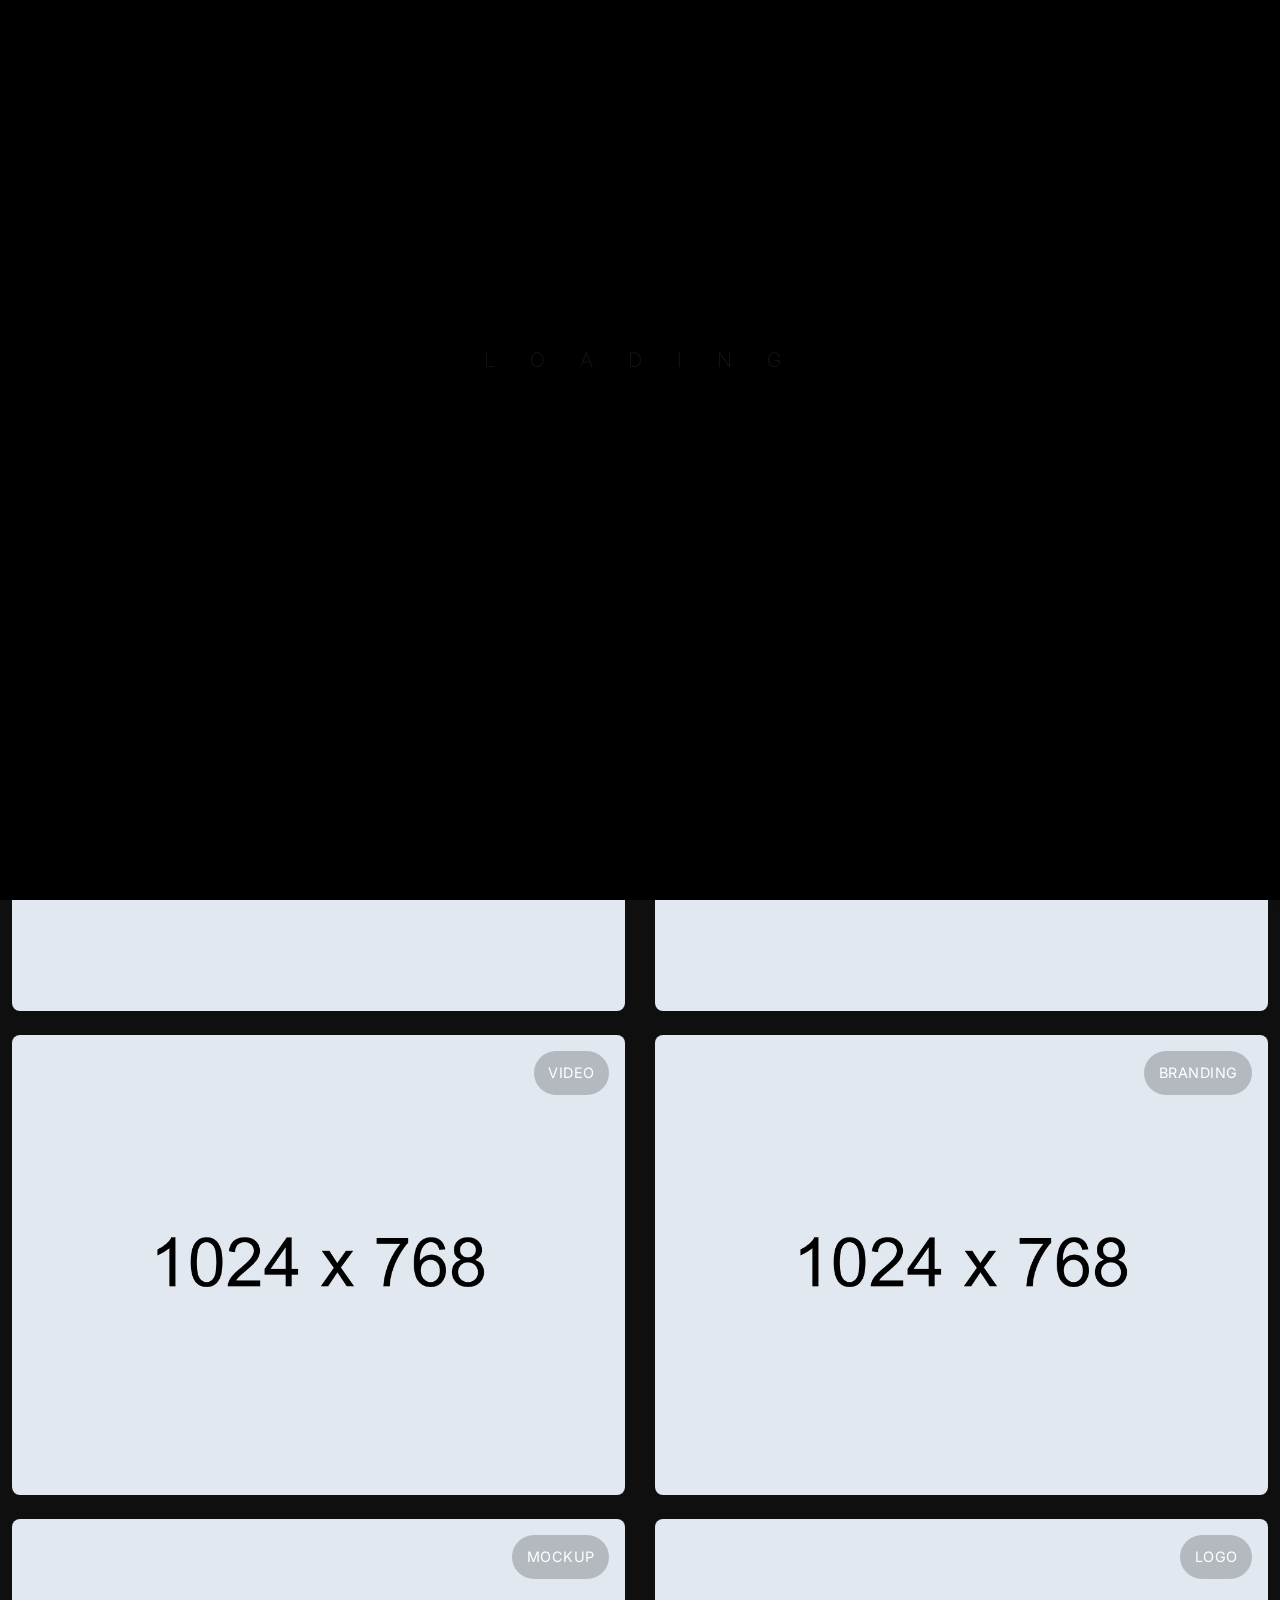
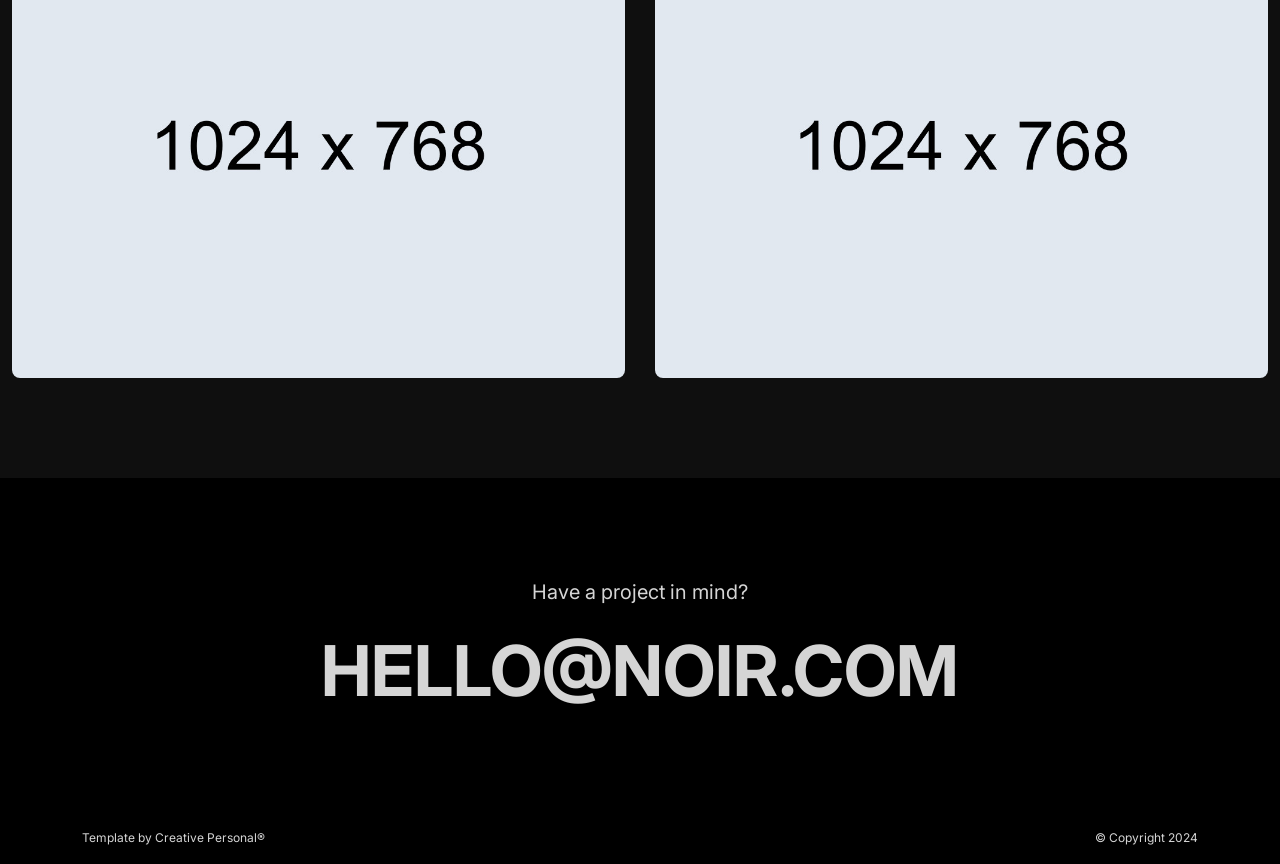
<file: two-column.html>
<!DOCTYPE html>
<html lang="en">

<head>
    <!-- META -->
    <meta charset="utf-8">
    <meta http-equiv="X-UA-Compatible" content="IE=edge">
    <meta name="viewport" content="width=device-width, initial-scale=1">
    <meta name="description" content="Noir - Modern Portfolio Template">
    <meta name="keywords" content="personal, portfolio new, html, one page, bootstrap, new html template, design, creative, onepage, clean, modern">
    <meta name="author" content="Tanvir Hossain">
    <!-- PAGE TITLE -->
    <title>Noir - Modern Portfolio Template</title>
    <link rel="icon" type="image/x-icon" href="assets/images/favicon.png">
    <!-- ALL GOOGLE FONTS -->
    <link rel="preconnect" href="https://fonts.googleapis.com">
    <link rel="preconnect" href="https://fonts.gstatic.com" crossorigin>
    <link href="https://fonts.googleapis.com/css2?family=Inter:ital,opsz,wght@0,14..32,100..900;1,14..32,100..900&family=Plus+Jakarta+Sans:ital,wght@0,200..800;1,200..800&display=swap" rel="stylesheet">
    <!-- BOOTSTRAP CSS -->
    <link rel="stylesheet" href="assets/css/bootstrap.min.css" />
    <!-- FONT AWESOME CSS -->
    <link rel="stylesheet" href="assets/css/font-awesome-pro.css" />
    <!-- FONT AWESOME CSS -->
    <link rel="stylesheet" href="assets/fonts/remixicon.css" />
    <!-- MAGNIFIC CSS -->
    <link rel="stylesheet" href="assets/css/magnific-popup.css">
    <!-- NICE SELECT CSS -->
    <link rel="stylesheet" href="assets/css/nice-select.min.css" />
    <!-- ANIMATE CSS -->
    <link rel="stylesheet" href="assets/css/animate.min.css" />
    <!-- MOBILE MENU CSS -->
    <link rel="stylesheet" href="assets/css/mobilemenu.css" />
    <!-- SPACING CSS -->
    <link rel="stylesheet" href="assets/css/spacing.css" />
    <link rel="stylesheet" href="assets/css/blog.css" />
    <!-- MAIN STYLE CSS -->
    <link rel="stylesheet" href="assets/css/style.css" />
    <!-- RESPONSIVE CSS -->
    <link rel="stylesheet" href="assets/css/responsive.css">
    <!-- HTML5 shim and Respond.js IE8 support of HTML5 elements and media queries -->
    <!-- WARNING: Respond.js doesn't work if you view the page via file:// -->
    <!--[if lt IE 9]>
      <script src="https://oss.maxcdn.com/html5shiv/3.7.2/html5shiv.min.js"></script>
      <script src="https://oss.maxcdn.com/respond/1.4.2/respond.min.js"></script>
    <![endif]-->
</head>

<body>
    <!-- START PRELOADER AREA-->
    <div class="preloader">
        <svg viewbox="0 0 1000 1000" preserveaspectratio="none">
            <path id="preloaderSvg" d="M0,1005S175,995,500,995s500,5,500,5V0H0Z"></path>
        </svg>
        <div class="preloader-heading">
            <div class="load-text">
                <span>L</span>
                <span>o</span>
                <span>a</span>
                <span>d</span>
                <span>i</span>
                <span>n</span>
                <span>g</span>
            </div>
        </div>
    </div>
    <!-- END PRELOADER AREA -->
    <!-- START SCROOL UP DESIGN AREA -->
    <div class="progress-wrap cursor-pointer">
        <i class="ri-arrow-up-s-line"></i>
        <svg class="progress-circle svg-content" width="100%" height="100%" viewBox="-1 -1 102 102">
            <path d="M50,1 a49,49 0 0,1 0,98 a49,49 0 0,1 0,-98" />
        </svg>
    </div>
    <!-- / END SCROOL UP DESIGN AREA -->
    <!-- START MAGIC CURSOR AND BALL AREA-->
    <div id="magic-cursor">
        <div id="ball"></div>
    </div>
    <!-- / END MAGIC CURSOR AND BALL AREA-->
    <!-- START MENU DESIGN AREA-->
    <header class="main-header">
        <div class="header-upper">
            <div class="container">
                <div class="header-inner">
                    <div class="row align-items-center">
                        <div class="col-xl-2 col-lg-2 col-md-6 col-6 col-sm-3">
                            <div class="logo-area">
                                <div class="logo">
                                    <a href="index.html"><img src="assets/images/logo.png" alt=""></a>
                                </div>
                            </div>
                        </div>
                        <div class="col-xl-10 col-lg-10 col-md-6 col-6 col-sm-9">
                            <div class="main-menu">
                                <nav id="mobile-menu">
                                    <ul class="onepage">
                                        <li><a href="index.html" class="linkstyle">Home</a></li>
                                        <li><a href="about.html" class="linkstyle">About</a></li>
                                        <li><a href="service.html" class="linkstyle">Services</a></li>
                                        <li><a href="projects.html" class="linkstyle">Projects</a></li>
                                        <li><a href="blog.html" class="linkstyle">Blog</a></li>
                                        <li><a href="contact.html" class="linkstyle">Contact</a></li>
                                    </ul>
                                        </li>
                                        <li><a href="service.html" class="linkstyle">services</a></li>
                                        <li class="has-dropdown"><a href="projects.html" class="linkstyle">Projects</a>
                                            <ul class="sub-menu">
                                                <li><a href="two-column.html">Two Column</a></li>
                                                <li><a href="three-column.html">Three Column</a></li>
                                                <li><a href="single-project.html">Single Projects</a></li>
                                            </ul>
                                        </li>
                                        <li><a href="about.html" class="linkstyle">about</a></li>
                                        <li><a href="contact.html" class="linkstyle">Contact</a></li>
                                        <li class="has-dropdown"><a href="#" class="linkstyle">Pages</a>
                                            <ul class="sub-menu">
                                                <li><a href="blog.html">Blog</a></li>
                                                <li><a href="blog-details.html">Single Blog</a></li>
                                                <li><a href="terms.html">Terms & Conditions</a></li>
                                                <li><a href="privacy.html">Privacy Policy</a></li>
                                                <li><a href="404.html">404</a></li>
                                            </ul>
                                        </li>
                                    </ul>
                                </nav>
                            </div>
                            <div class="side-menu-icon d-lg-none text-end">
                                <a href="javascript:void(0)" class="info-toggle-btn f-right sidebar-toggle-btn"><i class="fal fa-bars"></i></a>
                            </div>
                        </div>
                    </div>
                </div>
            </div>
        </div>
    </header>
    <!-- // END MENU DESIGN AREA-->
    <!-- START MOBILE MENU DESIGN AREA-->
    <div class="sidebar__area">
        <div class="sidebar__wrapper">
            <div class="sidebar__close">
                <button class="sidebar__close-btn" id="sidebar__close-btn">
                    <i class="fal fa-times"></i>
                </button>
            </div>
            <div class="sidebar__content mt-50 mb-20">
                <div class="mobile-menu fix"></div>
            </div>
        </div>
    </div>
    <div class="body-overlay"></div>
    <!-- // END MOBILE MENU DESIGN AREA-->
    <!-- START SINGLE PAGE DESIGN AREA -->
    <section class="single-page-hero-area">
        <div class="container">
            <div class="row align-items-center text-center">
                <div class="col-lg-12">
                    <h2>Two Column</h2>
                    <div class="breadcrumb__list">
                        <span><a href="#">Home</a></span>
                        <span class="dvdr"><i class="fa-regular fa-angle-right"></i></span>
                        <span>Projects</span>
                    </div>
                </div>
            </div>
        </div>
    </section>
    <!-- // END SINGLE PAGE DESIGN AREA -->
    <!-- START PORTFOLIO DESIGN AREA -->
    <div class="projects-area" id="projects">
        <div class="container-fluid">
            <div class="row g-4 portfolio-grid">
                <!-- START SINGLE PORTFOLIO DESIGN AREA -->
                <div class="col-md-6 col-xl-6 portfolio-item category-1">
                    <a href="assets/images/projects/work1.jpg" class="work-popup">
                        <div class="portfolio-box">
                            <!-- Image -->
                            <img src="assets/images/projects/work1.jpg" alt="" data-rjs="2">
                            <!-- Category -->
                            <span class="portfolio-category">Branding</span>
                            <!-- Caption -->
                            <div class="portfolio-caption">
                                <h1>Glasses of Cocktail</h1>
                            </div>
                        </div>
                    </a>
                </div>
                <!-- // END SINGLE PORTFOLIO DESIGN AREA -->
                <!-- START SINGLE PORTFOLIO DESIGN AREA -->
                <div class="col-md-6 col-xl-6 portfolio-item category-2">
                    <a href="single-project.html">
                        <div class="portfolio-box">
                            <!-- Image -->
                            <img src="assets/images/projects/work2.jpg" alt="" data-rjs="2">
                            <!-- Category -->
                            <span class="portfolio-category">Mockup</span>
                            <!-- Caption -->
                            <div class="portfolio-caption">
                                <h1>A Branch with Flowers</h1>
                            </div>
                        </div>
                    </a>
                </div>
                <!-- // END SINGLE PORTFOLIO DESIGN AREA -->
                <!-- START SINGLE PORTFOLIO DESIGN AREA -->
                <div class="col-md-6 col-xl-6 portfolio-item category-2">
                    <a href="https://www.youtube.com/watch?v=qZEPs3vmYB4" class="popup-youtube">
                        <div class="portfolio-box">
                            <!-- Image -->
                            <img src="assets/images/projects/work3.jpg" alt="" data-rjs="2">
                            <!-- Category -->
                            <span class="portfolio-category">Video</span>
                            <!-- Caption -->
                            <div class="portfolio-caption">
                                <h1>Orange Rose Flower</h1>
                            </div>
                        </div>
                    </a>
                </div>
                <!-- // END SINGLE PORTFOLIO DESIGN AREA -->
                <!-- START SINGLE PORTFOLIO DESIGN AREA -->
                <div class="col-md-6 col-xl-6 portfolio-item category-1">
                    <a href="assets/images/projects/work4.jpg" class="work-popup">
                        <div class="portfolio-box">
                            <!-- Image -->
                            <img src="assets/images/projects/work4.jpg" alt="" data-rjs="2">
                            <!-- Category -->
                            <span class="portfolio-category">Branding</span>
                            <!-- Caption -->
                            <div class="portfolio-caption">
                                <h1>Green Plant on a Desk</h1>
                            </div>
                        </div>
                    </a>
                </div>
                <!-- // END SINGLE PORTFOLIO DESIGN AREA -->
                <!-- START SINGLE PORTFOLIO DESIGN AREA -->
                <div class="col-md-6 col-xl-6 portfolio-item category-2">
                    <a href="assets/images/projects/work5.jpg" class="work-popup">
                        <div class="portfolio-box">
                            <!-- Image -->
                            <img src="assets/images/projects/work5.jpg" alt="" data-rjs="2">
                            <!-- Category -->
                            <span class="portfolio-category">Mockup</span>
                            <!-- Caption -->
                            <div class="portfolio-caption">
                                <h1>Orange Rose Flower</h1>
                            </div>
                        </div>
                    </a>
                </div>
                <!-- // END SINGLE PORTFOLIO DESIGN AREA -->
                <!-- START SINGLE PORTFOLIO DESIGN AREA -->
                <div class="col-md-6 col-xl-6 portfolio-item category-2">
                    <a href="assets/images/projects/work6.jpg" class="work-popup">
                        <div class="portfolio-box">
                            <!-- Image -->
                            <img src="assets/images/projects/work6.jpg" alt="" data-rjs="2">
                            <!-- Category -->
                            <span class="portfolio-category">logo</span>
                            <!-- Caption -->
                            <div class="portfolio-caption">
                                <h1>Rose Flower</h1>
                            </div>
                        </div>
                    </a>
                </div>
                <!-- // END SINGLE PORTFOLIO DESIGN AREA -->
            </div>
        </div>
    </div>
    <!-- // END PORTFOLIO DESIGN AREA -->
    <!-- START FOOTER DESIGN AREA -->
    <footer class="main-footer">
        <div class="container">
            <div class="row">
                <div class="col-lg-12">
                    <div class="footer-top">
                        <p> Have a project in mind?</p>
                        <h2><a href="mailto:hello@websitename.com">Hello@noir.com</a></h2>
                    </div>
                </div>
            </div>
            <div class="row">
                <div class="col-lg-6 col-sm-6">
                    <p class="copy-left-text">Template by <a href="https://themeforest.net/user/creativepersonal/portfolio">Creative Personal®</a></p>
                </div>
                <div class="col-lg-6 col-sm-6">
                    <p class="copy-right-text">&copy; Copyright 2024</p>
                </div>
            </div>
        </div>
    </footer>
    <!-- / END FOOTER DESIGN AREA -->
    <!-- JQUERY JS -->
    <script src="assets/js/jquery-3.6.0.min.js"></script>
    <!-- BOOTSTRAP JS-->
    <script src="assets/js/bootstrap.min.js"></script>
    <!-- APPEAR JS -->
    <script src="assets/js/appear.min.js"></script>
    <!-- MAGNIFICANT JS -->
    <script src="assets/js/jquery.magnific-popup.min.js"></script>
    <!-- MOBILE MENU JS-->
    <script src="assets/js/mobilemenu.js"></script>
    <!-- GSAP AND LOCOMOTIV JS-->
    <script src="assets/js/gsap.min.js"></script>
    <script src="assets/js/ScrollTrigger.min.js"></script>
    <script src="assets/js/lenis.js"></script>
    <!-- SWIPPER JS-->
    <script src="assets/js/swiper-bundle.js"></script>
    <!-- NICE SELECT JS-->
    <script src="assets/js/jquery.nice-select.min.js"></script>
    <!-- IMAGE LOADER JS-->
    <script src="assets/js/imagesloaded.pkgd.min.js"></script>
    <!-- ISOTOPE JS-->
    <script src="assets/js/isotope.pkgd.min.js"></script>
    <!--  WOW ANIMATION JS-->
    <script src="assets/js/wow.min.js"></script>
    <!-- SCRIPT JS-->
    <script src="assets/js/script.js"></script>
</body>

</html>
</file>
<file: assets/css/spacing.css>
/*
* ----------------------------------------------------------------------------------------
Author       : Tanvir Hossain
Template Name: Noir - Premium Portfolio Template
Version      : 1.0                                          
* ----------------------------------------------------------------------------------------
*/
/*
* ----------------------------------------------------------------------------------------
*PADDING MARGIN
* ----------------------------------------------------------------------------------------
*/
.p-5 {
    padding: 5px !important;
}

.p-10 {
    padding: 10px;
}

.p-15 {
    padding: 15px;
}

.p-20 {
    padding: 20px;
}

.p-25 {
    padding: 25px;
}

.p-30 {
    padding: 30px;
}

.p-35 {
    padding: 35px;
}

.p-40 {
    padding: 40px;
}

.p-45 {
    padding: 45px;
}

.p-50 {
    padding: 50px;
}

.p-55 {
    padding: 55px;
}

.p-60 {
    padding: 60px;
}

.p-65 {
    padding: 65px;
}

.p-70 {
    padding: 70px;
}

.p-75 {
    padding: 75px;
}

.p-80 {
    padding: 80px;
}

.p-85 {
    padding: 85px;
}

.p-90 {
    padding: 90px;
}

.p-95 {
    padding: 95px;
}

.p-100 {
    padding: 100px;
}

.p-105 {
    padding: 105px;
}

.p-110 {
    padding: 110px;
}

.p-115 {
    padding: 115px;
}

.p-120 {
    padding: 120px;
}

.p-125 {
    padding: 125px;
}

.p-130 {
    padding: 130px;
}

.p-135 {
    padding: 135px;
}

.p-140 {
    padding: 140px;
}

.p-145 {
    padding: 145px;
}

.p-150 {
    padding: 150px;
}

.p-155 {
    padding: 155px;
}

.p-160 {
    padding: 160px;
}

.p-165 {
    padding: 165px;
}

.p-170 {
    padding: 170px;
}

.p-175 {
    padding: 175px;
}

.p-180 {
    padding: 180px;
}

.p-185 {
    padding: 185px;
}

.p-190 {
    padding: 190px;
}

.p-195 {
    padding: 195px;
}

.p-200 {
    padding: 200px;
}

.p-205 {
    padding: 205px;
}

.p-210 {
    padding: 210px;
}

.p-215 {
    padding: 215px;
}

.p-220 {
    padding: 220px;
}

.p-225 {
    padding: 225px;
}

.p-230 {
    padding: 230px;
}

.p-235 {
    padding: 235px;
}

.p-240 {
    padding: 240px;
}

.p-245 {
    padding: 245px;
}

.p-250 {
    padding: 250px;
}

/* Padding Top */
.pt-5,
.py-5 {
    padding-top: 5px !important;
}

.pt-10,
.py-10 {
    padding-top: 10px;
}

.pt-15,
.py-15 {
    padding-top: 15px;
}

.pt-20,
.py-20 {
    padding-top: 20px;
}

.pt-25,
.py-25 {
    padding-top: 25px;
}

.pt-30,
.py-30 {
    padding-top: 30px;
}

.pt-35,
.py-35 {
    padding-top: 35px;
}

.pt-40,
.py-40 {
    padding-top: 40px;
}

.pt-45,
.py-45 {
    padding-top: 45px;
}

.pt-50,
.py-50 {
    padding-top: 50px;
}

.pt-55,
.py-55 {
    padding-top: 55px;
}

.pt-60,
.py-60 {
    padding-top: 60px;
}

.pt-65,
.py-65 {
    padding-top: 65px;
}

.pt-70,
.py-70 {
    padding-top: 70px;
}

.pt-75,
.py-75 {
    padding-top: 75px;
}

.pt-80,
.py-80 {
    padding-top: 80px;
}

.pt-85,
.py-85 {
    padding-top: 85px;
}

.pt-90,
.py-90 {
    padding-top: 90px;
}

.pt-95,
.py-95 {
    padding-top: 95px;
}

.pt-100,
.py-100 {
    padding-top: 100px;
}

.pt-105,
.py-105 {
    padding-top: 105px;
}

.pt-110,
.py-110 {
    padding-top: 110px;
}

.pt-115,
.py-115 {
    padding-top: 115px;
}

.pt-120,
.py-120 {
    padding-top: 120px;
}

.pt-125,
.py-125 {
    padding-top: 125px;
}

.pt-130,
.py-130 {
    padding-top: 130px;
}

.pt-135,
.py-135 {
    padding-top: 135px;
}

.pt-140,
.py-140 {
    padding-top: 140px;
}

.pt-145,
.py-145 {
    padding-top: 145px;
}

.pt-150,
.py-150 {
    padding-top: 150px;
}

.pt-155,
.py-155 {
    padding-top: 155px;
}

.pt-160,
.py-160 {
    padding-top: 160px;
}

.pt-165,
.py-165 {
    padding-top: 165px;
}

.pt-170,
.py-170 {
    padding-top: 170px;
}

.pt-175,
.py-175 {
    padding-top: 175px;
}

.pt-180,
.py-180 {
    padding-top: 180px;
}

.pt-185,
.py-185 {
    padding-top: 185px;
}

.pt-190,
.py-190 {
    padding-top: 190px;
}

.pt-195,
.py-195 {
    padding-top: 195px;
}

.pt-200,
.py-200 {
    padding-top: 200px;
}

.pt-205,
.py-205 {
    padding-top: 205px;
}

.pt-210,
.py-210 {
    padding-top: 210px;
}

.pt-215,
.py-215 {
    padding-top: 215px;
}

.pt-220,
.py-220 {
    padding-top: 220px;
}

.pt-225,
.py-225 {
    padding-top: 225px;
}

.pt-230,
.py-230 {
    padding-top: 230px;
}

.pt-235,
.py-235 {
    padding-top: 235px;
}

.pt-240,
.py-240 {
    padding-top: 240px;
}

.pt-245,
.py-245 {
    padding-top: 245px;
}

.pt-250,
.py-250 {
    padding-top: 250px;
}

/* Padding Bottom */
.pb-5,
.py-5 {
    padding-bottom: 5px !important;
}

.pb-10,
.py-10 {
    padding-bottom: 10px;
}

.pb-15,
.py-15 {
    padding-bottom: 15px;
}

.pb-20,
.py-20 {
    padding-bottom: 20px;
}

.pb-25,
.py-25 {
    padding-bottom: 25px;
}

.pb-30,
.py-30 {
    padding-bottom: 30px;
}

.pb-35,
.py-35 {
    padding-bottom: 35px;
}

.pb-40,
.py-40 {
    padding-bottom: 40px;
}

.pb-45,
.py-45 {
    padding-bottom: 45px;
}

.pb-50,
.py-50 {
    padding-bottom: 50px;
}

.pb-55,
.py-55 {
    padding-bottom: 55px;
}

.pb-60,
.py-60 {
    padding-bottom: 60px;
}

.pb-65,
.py-65 {
    padding-bottom: 65px;
}

.pb-70,
.py-70 {
    padding-bottom: 70px;
}

.pb-75,
.py-75 {
    padding-bottom: 75px;
}

.pb-80,
.py-80 {
    padding-bottom: 80px;
}

.pb-85,
.py-85 {
    padding-bottom: 85px;
}

.pb-90,
.py-90 {
    padding-bottom: 90px;
}

.pb-95,
.py-95 {
    padding-bottom: 95px;
}

.pb-100,
.py-100 {
    padding-bottom: 100px;
}

.pb-105,
.py-105 {
    padding-bottom: 105px;
}

.pb-110,
.py-110 {
    padding-bottom: 110px;
}

.pb-115,
.py-115 {
    padding-bottom: 115px;
}

.pb-120,
.py-120 {
    padding-bottom: 120px;
}

.pb-125,
.py-125 {
    padding-bottom: 125px;
}

.pb-130,
.py-130 {
    padding-bottom: 130px;
}

.pb-135,
.py-135 {
    padding-bottom: 135px;
}

.pb-140,
.py-140 {
    padding-bottom: 140px;
}

.pb-145,
.py-145 {
    padding-bottom: 145px;
}

.pb-150,
.py-150 {
    padding-bottom: 150px;
}

.pb-155,
.py-155 {
    padding-bottom: 155px;
}

.pb-160,
.py-160 {
    padding-bottom: 160px;
}

.pb-165,
.py-165 {
    padding-bottom: 165px;
}

.pb-170,
.py-170 {
    padding-bottom: 170px;
}

.pb-175,
.py-175 {
    padding-bottom: 175px;
}

.pb-180,
.py-180 {
    padding-bottom: 180px;
}

.pb-185,
.py-185 {
    padding-bottom: 185px;
}

.pb-190,
.py-190 {
    padding-bottom: 190px;
}

.pb-195,
.py-195 {
    padding-bottom: 195px;
}

.pb-200,
.py-200 {
    padding-bottom: 200px;
}

.pb-205,
.py-205 {
    padding-bottom: 205px;
}

.pb-210,
.py-210 {
    padding-bottom: 210px;
}

.pb-215,
.py-215 {
    padding-bottom: 215px;
}

.pb-220,
.py-220 {
    padding-bottom: 220px;
}

.pb-225,
.py-225 {
    padding-bottom: 225px;
}

.pb-230,
.py-230 {
    padding-bottom: 230px;
}

.pb-235,
.py-235 {
    padding-bottom: 235px;
}

.pb-240,
.py-240 {
    padding-bottom: 240px;
}

.pb-245,
.py-245 {
    padding-bottom: 245px;
}

.pb-250,
.py-250 {
    padding-bottom: 250px;
}

/* Margin Around */
.m-5 {
    margin: 5px !important;
}

.m-10 {
    margin: 10px;
}

.m-15 {
    margin: 15px;
}

.m-20 {
    margin: 20px;
}

.m-25 {
    margin: 25px;
}

.m-30 {
    margin: 30px;
}

.m-35 {
    margin: 35px;
}

.m-40 {
    margin: 40px;
}

.m-45 {
    margin: 45px;
}

.m-50 {
    margin: 50px;
}

.m-55 {
    margin: 55px;
}

.m-60 {
    margin: 60px;
}

.m-65 {
    margin: 65px;
}

.m-70 {
    margin: 70px;
}

.m-75 {
    margin: 75px;
}

.m-80 {
    margin: 80px;
}

.m-85 {
    margin: 85px;
}

.m-90 {
    margin: 90px;
}

.m-95 {
    margin: 95px;
}

.m-100 {
    margin: 100px;
}

.m-105 {
    margin: 105px;
}

.m-110 {
    margin: 110px;
}

.m-115 {
    margin: 115px;
}

.m-120 {
    margin: 120px;
}

.m-125 {
    margin: 125px;
}

.m-130 {
    margin: 130px;
}

.m-135 {
    margin: 135px;
}

.m-140 {
    margin: 140px;
}

.m-145 {
    margin: 145px;
}

.m-150 {
    margin: 150px;
}

.m-155 {
    margin: 155px;
}

.m-160 {
    margin: 160px;
}

.m-165 {
    margin: 165px;
}

.m-170 {
    margin: 170px;
}

.m-175 {
    margin: 175px;
}

.m-180 {
    margin: 180px;
}

.m-185 {
    margin: 185px;
}

.m-190 {
    margin: 190px;
}

.m-195 {
    margin: 195px;
}

.m-200 {
    margin: 200px;
}

.m-205 {
    margin: 205px;
}

.m-210 {
    margin: 210px;
}

.m-215 {
    margin: 215px;
}

.m-220 {
    margin: 220px;
}

.m-225 {
    margin: 225px;
}

.m-230 {
    margin: 230px;
}

.m-235 {
    margin: 235px;
}

.m-240 {
    margin: 240px;
}

.m-245 {
    margin: 245px;
}

.m-250 {
    margin: 250px;
}

/* Margin Top */
.mt-5,
.my-5 {
    margin-top: 5px !important;
}

.mt-10,
.my-10 {
    margin-top: 10px;
}

.mt-15,
.my-15 {
    margin-top: 15px;
}

.mt-20,
.my-20 {
    margin-top: 20px;
}

.mt-25,
.my-25 {
    margin-top: 25px;
}

.mt-30,
.my-30 {
    margin-top: 30px;
}

.mt-35,
.my-35 {
    margin-top: 35px;
}

.mt-40,
.my-40 {
    margin-top: 40px;
}

.mt-45,
.my-45 {
    margin-top: 45px;
}

.mt-50,
.my-50 {
    margin-top: 50px;
}

.mt-55,
.my-55 {
    margin-top: 55px;
}

.mt-60,
.my-60 {
    margin-top: 60px;
}

.mt-65,
.my-65 {
    margin-top: 65px;
}

.mt-70,
.my-70 {
    margin-top: 70px;
}

.mt-75,
.my-75 {
    margin-top: 75px;
}

.mt-80,
.my-80 {
    margin-top: 80px;
}

.mt-85,
.my-85 {
    margin-top: 85px;
}

.mt-90,
.my-90 {
    margin-top: 90px;
}

.mt-95,
.my-95 {
    margin-top: 95px;
}

.mt-100,
.my-100 {
    margin-top: 100px;
}

.mt-105,
.my-105 {
    margin-top: 105px;
}

.mt-110,
.my-110 {
    margin-top: 110px;
}

.mt-115,
.my-115 {
    margin-top: 115px;
}

.mt-120,
.my-120 {
    margin-top: 120px;
}

.mt-125,
.my-125 {
    margin-top: 125px;
}

.mt-130,
.my-130 {
    margin-top: 130px;
}

.mt-135,
.my-135 {
    margin-top: 135px;
}

.mt-140,
.my-140 {
    margin-top: 140px;
}

.mt-145,
.my-145 {
    margin-top: 145px;
}

.mt-150,
.my-150 {
    margin-top: 150px;
}

.mt-155,
.my-155 {
    margin-top: 155px;
}

.mt-160,
.my-160 {
    margin-top: 160px;
}

.mt-165,
.my-165 {
    margin-top: 165px;
}

.mt-170,
.my-170 {
    margin-top: 170px;
}

.mt-175,
.my-175 {
    margin-top: 175px;
}

.mt-180,
.my-180 {
    margin-top: 180px;
}

.mt-185,
.my-185 {
    margin-top: 185px;
}

.mt-190,
.my-190 {
    margin-top: 190px;
}

.mt-195,
.my-195 {
    margin-top: 195px;
}

.mt-200,
.my-200 {
    margin-top: 200px;
}

.mt-205,
.my-205 {
    margin-top: 205px;
}

.mt-210,
.my-210 {
    margin-top: 210px;
}

.mt-215,
.my-215 {
    margin-top: 215px;
}

.mt-220,
.my-220 {
    margin-top: 220px;
}

.mt-225,
.my-225 {
    margin-top: 225px;
}

.mt-230,
.my-230 {
    margin-top: 230px;
}

.mt-235,
.my-235 {
    margin-top: 235px;
}

.mt-240,
.my-240 {
    margin-top: 240px;
}

.mt-245,
.my-245 {
    margin-top: 245px;
}

.mt-250,
.my-250 {
    margin-top: 250px;
}

/* Margin Bottom */
.mb-5,
.my-5 {
    margin-bottom: 5px !important;
}

.mb-10,
.my-10 {
    margin-bottom: 10px;
}

.mb-15,
.my-15 {
    margin-bottom: 15px;
}

.mb-20,
.my-20 {
    margin-bottom: 20px;
}

.mb-25,
.my-25 {
    margin-bottom: 25px;
}

.mb-30,
.my-30 {
    margin-bottom: 30px;
}

.mb-35,
.my-35 {
    margin-bottom: 35px;
}

.mb-40,
.my-40 {
    margin-bottom: 40px;
}

.mb-45,
.my-45 {
    margin-bottom: 45px;
}

.mb-50,
.my-50 {
    margin-bottom: 50px;
}

.mb-55,
.my-55 {
    margin-bottom: 55px;
}

.mb-60,
.my-60 {
    margin-bottom: 60px;
}

.mb-65,
.my-65 {
    margin-bottom: 65px;
}

.mb-70,
.my-70 {
    margin-bottom: 70px;
}

.mb-75,
.my-75 {
    margin-bottom: 75px;
}

.mb-80,
.my-80 {
    margin-bottom: 80px;
}

.mb-85,
.my-85 {
    margin-bottom: 85px;
}

.mb-90,
.my-90 {
    margin-bottom: 90px;
}

.mb-95,
.my-95 {
    margin-bottom: 95px;
}

.mb-100,
.my-100 {
    margin-bottom: 100px;
}

.mb-105,
.my-105 {
    margin-bottom: 105px;
}

.mb-110,
.my-110 {
    margin-bottom: 110px;
}

.mb-115,
.my-115 {
    margin-bottom: 115px;
}

.mb-120,
.my-120 {
    margin-bottom: 120px;
}

.mb-125,
.my-125 {
    margin-bottom: 125px;
}

.mb-130,
.my-130 {
    margin-bottom: 130px;
}

.mb-135,
.my-135 {
    margin-bottom: 135px;
}

.mb-140,
.my-140 {
    margin-bottom: 140px;
}

.mb-145,
.my-145 {
    margin-bottom: 145px;
}

.mb-150,
.my-150 {
    margin-bottom: 150px;
}

.mb-155,
.my-155 {
    margin-bottom: 155px;
}

.mb-160,
.my-160 {
    margin-bottom: 160px;
}

.mb-165,
.my-165 {
    margin-bottom: 165px;
}

.mb-170,
.my-170 {
    margin-bottom: 170px;
}

.mb-175,
.my-175 {
    margin-bottom: 175px;
}

.mb-180,
.my-180 {
    margin-bottom: 180px;
}

.mb-185,
.my-185 {
    margin-bottom: 185px;
}

.mb-190,
.my-190 {
    margin-bottom: 190px;
}

.mb-195,
.my-195 {
    margin-bottom: 195px;
}

.mb-200,
.my-200 {
    margin-bottom: 200px;
}

.mb-205,
.my-205 {
    margin-bottom: 205px;
}

.mb-210,
.my-210 {
    margin-bottom: 210px;
}

.mb-215,
.my-215 {
    margin-bottom: 215px;
}

.mb-220,
.my-220 {
    margin-bottom: 220px;
}

.mb-225,
.my-225 {
    margin-bottom: 225px;
}

.mb-230,
.my-230 {
    margin-bottom: 230px;
}

.mb-235,
.my-235 {
    margin-bottom: 235px;
}

.mb-240,
.my-240 {
    margin-bottom: 240px;
}

.mb-245,
.my-245 {
    margin-bottom: 245px;
}

.mb-250,
.my-250 {
    margin-bottom: 250px;
}

/* Responsive Padding Margin */
@media only screen and (max-width: 991px) {

    /* Padding Around */
    .rp-0 {
        padding: 0px !important;
    }

    .rp-5 {
        padding: 5px !important;
    }

    .rp-10 {
        padding: 10px;
    }

    .rp-15 {
        padding: 15px;
    }

    .rp-20 {
        padding: 20px;
    }

    .rp-25 {
        padding: 25px;
    }

    .rp-30 {
        padding: 30px;
    }

    .rp-35 {
        padding: 35px;
    }

    .rp-40 {
        padding: 40px;
    }

    .rp-45 {
        padding: 45px;
    }

    .rp-50 {
        padding: 50px;
    }

    .rp-55 {
        padding: 55px;
    }

    .rp-60 {
        padding: 60px;
    }

    .rp-65 {
        padding: 65px;
    }

    .rp-70 {
        padding: 70px;
    }

    .rp-75 {
        padding: 75px;
    }

    .rp-80 {
        padding: 80px;
    }

    .rp-85 {
        padding: 85px;
    }

    .rp-90 {
        padding: 90px;
    }

    .rp-95 {
        padding: 95px;
    }

    .rp-100 {
        padding: 100px;
    }

    .rp-105 {
        padding: 105px;
    }

    .rp-110 {
        padding: 110px;
    }

    .rp-115 {
        padding: 115px;
    }

    .rp-120 {
        padding: 120px;
    }

    .rp-125 {
        padding: 125px;
    }

    .rp-130 {
        padding: 130px;
    }

    .rp-135 {
        padding: 135px;
    }

    .rp-140 {
        padding: 140px;
    }

    .rp-145 {
        padding: 145px;
    }

    .rp-150 {
        padding: 150px;
    }

    /* Padding Top */
    .rpt-0,
    .rpy-0 {
        padding-top: 0px !important;
    }

    .rpt-5,
    .rpy-5 {
        padding-top: 5px !important;
    }

    .rpt-10,
    .rpy-10 {
        padding-top: 10px;
    }

    .rpt-15,
    .rpy-15 {
        padding-top: 15px;
    }

    .rpt-20,
    .rpy-20 {
        padding-top: 20px;
    }

    .rpt-25,
    .rpy-25 {
        padding-top: 25px;
    }

    .rpt-30,
    .rpy-30 {
        padding-top: 30px;
    }

    .rpt-35,
    .rpy-35 {
        padding-top: 35px;
    }

    .rpt-40,
    .rpy-40 {
        padding-top: 40px;
    }

    .rpt-45,
    .rpy-45 {
        padding-top: 45px;
    }

    .rpt-50,
    .rpy-50 {
        padding-top: 50px;
    }

    .rpt-55,
    .rpy-55 {
        padding-top: 55px;
    }

    .rpt-60,
    .rpy-60 {
        padding-top: 60px;
    }

    .rpt-65,
    .rpy-65 {
        padding-top: 65px;
    }

    .rpt-70,
    .rpy-70 {
        padding-top: 70px;
    }

    .rpt-75,
    .rpy-75 {
        padding-top: 75px;
    }

    .rpt-80,
    .rpy-80 {
        padding-top: 80px;
    }

    .rpt-85,
    .rpy-85 {
        padding-top: 85px;
    }

    .rpt-90,
    .rpy-90 {
        padding-top: 90px;
    }

    .rpt-95,
    .rpy-95 {
        padding-top: 95px;
    }

    .rpt-100,
    .rpy-100 {
        padding-top: 100px;
    }

    .rpt-105,
    .rpy-105 {
        padding-top: 105px;
    }

    .rpt-110,
    .rpy-110 {
        padding-top: 110px;
    }

    .rpt-115,
    .rpy-115 {
        padding-top: 115px;
    }

    .rpt-120,
    .rpy-120 {
        padding-top: 120px;
    }

    .rpt-125,
    .rpy-125 {
        padding-top: 125px;
    }

    .rpt-130,
    .rpy-130 {
        padding-top: 130px;
    }

    .rpt-135,
    .rpy-135 {
        padding-top: 135px;
    }

    .rpt-140,
    .rpy-140 {
        padding-top: 140px;
    }

    .rpt-145,
    .rpy-145 {
        padding-top: 145px;
    }

    .rpt-150,
    .rpy-150 {
        padding-top: 150px;
    }

    /* Padding Bottom */
    .rpb-0,
    .rpy-0 {
        padding-bottom: 0px !important;
    }

    .rpb-5,
    .rpy-5 {
        padding-bottom: 5px !important;
    }

    .rpb-10,
    .rpy-10 {
        padding-bottom: 10px;
    }

    .rpb-15,
    .rpy-15 {
        padding-bottom: 15px;
    }

    .rpb-20,
    .rpy-20 {
        padding-bottom: 20px;
    }

    .rpb-25,
    .rpy-25 {
        padding-bottom: 25px;
    }

    .rpb-30,
    .rpy-30 {
        padding-bottom: 30px;
    }

    .rpb-35,
    .rpy-35 {
        padding-bottom: 35px;
    }

    .rpb-40,
    .rpy-40 {
        padding-bottom: 40px;
    }

    .rpb-45,
    .rpy-45 {
        padding-bottom: 45px;
    }

    .rpb-50,
    .rpy-50 {
        padding-bottom: 50px;
    }

    .rpb-55,
    .rpy-55 {
        padding-bottom: 55px;
    }

    .rpb-60,
    .rpy-60 {
        padding-bottom: 60px;
    }

    .rpb-65,
    .rpy-65 {
        padding-bottom: 65px;
    }

    .rpb-70,
    .rpy-70 {
        padding-bottom: 70px;
    }

    .rpb-75,
    .rpy-75 {
        padding-bottom: 75px;
    }

    .rpb-80,
    .rpy-80 {
        padding-bottom: 80px;
    }

    .rpb-85,
    .rpy-85 {
        padding-bottom: 85px;
    }

    .rpb-90,
    .rpy-90 {
        padding-bottom: 90px;
    }

    .rpb-95,
    .rpy-95 {
        padding-bottom: 95px;
    }

    .rpb-100,
    .rpy-100 {
        padding-bottom: 100px;
    }

    .rpb-105,
    .rpy-105 {
        padding-bottom: 105px;
    }

    .rpb-110,
    .rpy-110 {
        padding-bottom: 110px;
    }

    .rpb-115,
    .rpy-115 {
        padding-bottom: 115px;
    }

    .rpb-120,
    .rpy-120 {
        padding-bottom: 120px;
    }

    .rpb-125,
    .rpy-125 {
        padding-bottom: 125px;
    }

    .rpb-130,
    .rpy-130 {
        padding-bottom: 130px;
    }

    .rpb-135,
    .rpy-135 {
        padding-bottom: 135px;
    }

    .rpb-140,
    .rpy-140 {
        padding-bottom: 140px;
    }

    .rpb-145,
    .rpy-145 {
        padding-bottom: 145px;
    }

    .rpb-150,
    .rpy-150 {
        padding-bottom: 150px;
    }

    /* Margin Around */
    .rm-0 {
        margin: 0px !important;
    }

    .rm-5 {
        margin: 5px !important;
    }

    .rm-10 {
        margin: 10px;
    }

    .rm-15 {
        margin: 15px;
    }

    .rm-20 {
        margin: 20px;
    }

    .rm-25 {
        margin: 25px;
    }

    .rm-30 {
        margin: 30px;
    }

    .rm-35 {
        margin: 35px;
    }

    .rm-40 {
        margin: 40px;
    }

    .rm-45 {
        margin: 45px;
    }

    .rm-50 {
        margin: 50px;
    }

    .rm-55 {
        margin: 55px;
    }

    .rm-60 {
        margin: 60px;
    }

    .rm-65 {
        margin: 65px;
    }

    .rm-70 {
        margin: 70px;
    }

    .rm-75 {
        margin: 75px;
    }

    .rm-80 {
        margin: 80px;
    }

    .rm-85 {
        margin: 85px;
    }

    .rm-90 {
        margin: 90px;
    }

    .rm-95 {
        margin: 95px;
    }

    .rm-100 {
        margin: 100px;
    }

    .rm-105 {
        margin: 105px;
    }

    .rm-110 {
        margin: 110px;
    }

    .rm-115 {
        margin: 115px;
    }

    .rm-120 {
        margin: 120px;
    }

    .rm-125 {
        margin: 125px;
    }

    .rm-130 {
        margin: 130px;
    }

    .rm-135 {
        margin: 135px;
    }

    .rm-140 {
        margin: 140px;
    }

    .rm-145 {
        margin: 145px;
    }

    .rm-150 {
        margin: 150px;
    }

    /* Margin Top */
    .rmt-0,
    .rmy-0 {
        margin-top: 0px !important;
    }

    .rmt-5,
    .rmy-5 {
        margin-top: 5px !important;
    }

    .rmt-10,
    .rmy-10 {
        margin-top: 10px;
    }

    .rmt-15,
    .rmy-15 {
        margin-top: 15px;
    }

    .rmt-20,
    .rmy-20 {
        margin-top: 20px;
    }

    .rmt-25,
    .rmy-25 {
        margin-top: 25px;
    }

    .rmt-30,
    .rmy-30 {
        margin-top: 30px;
    }

    .rmt-35,
    .rmy-35 {
        margin-top: 35px;
    }

    .rmt-40,
    .rmy-40 {
        margin-top: 40px;
    }

    .rmt-45,
    .rmy-45 {
        margin-top: 45px;
    }

    .rmt-50,
    .rmy-50 {
        margin-top: 50px;
    }

    .rmt-55,
    .rmy-55 {
        margin-top: 55px;
    }

    .rmt-60,
    .rmy-60 {
        margin-top: 60px;
    }

    .rmt-65,
    .rmy-65 {
        margin-top: 65px;
    }

    .rmt-70,
    .rmy-70 {
        margin-top: 70px;
    }

    .rmt-75,
    .rmy-75 {
        margin-top: 75px;
    }

    .rmt-80,
    .rmy-80 {
        margin-top: 80px;
    }

    .rmt-85,
    .rmy-85 {
        margin-top: 85px;
    }

    .rmt-90,
    .rmy-90 {
        margin-top: 90px;
    }

    .rmt-95,
    .rmy-95 {
        margin-top: 95px;
    }

    .rmt-100,
    .rmy-100 {
        margin-top: 100px;
    }

    .rmt-105,
    .rmy-105 {
        margin-top: 105px;
    }

    .rmt-110,
    .rmy-110 {
        margin-top: 110px;
    }

    .rmt-115,
    .rmy-115 {
        margin-top: 115px;
    }

    .rmt-120,
    .rmy-120 {
        margin-top: 120px;
    }

    .rmt-125,
    .rmy-125 {
        margin-top: 125px;
    }

    .rmt-130,
    .rmy-130 {
        margin-top: 130px;
    }

    .rmt-135,
    .rmy-135 {
        margin-top: 135px;
    }

    .rmt-140,
    .rmy-140 {
        margin-top: 140px;
    }

    .rmt-145,
    .rmy-145 {
        margin-top: 145px;
    }

    .rmt-150,
    .rmy-150 {
        margin-top: 150px;
    }

    /* Margin Bottom */
    .rmb-0,
    .rmy-0 {
        margin-bottom: 0px !important;
    }

    .rmb-5,
    .rmy-5 {
        margin-bottom: 5px !important;
    }

    .rmb-10,
    .rmy-10 {
        margin-bottom: 10px;
    }

    .rmb-15,
    .rmy-15 {
        margin-bottom: 15px;
    }

    .rmb-20,
    .rmy-20 {
        margin-bottom: 20px;
    }

    .rmb-25,
    .rmy-25 {
        margin-bottom: 25px;
    }

    .rmb-30,
    .rmy-30 {
        margin-bottom: 30px;
    }

    .rmb-35,
    .rmy-35 {
        margin-bottom: 35px;
    }

    .rmb-40,
    .rmy-40 {
        margin-bottom: 40px;
    }

    .rmb-45,
    .rmy-45 {
        margin-bottom: 45px;
    }

    .rmb-50,
    .rmy-50 {
        margin-bottom: 50px;
    }

    .rmb-55,
    .rmy-55 {
        margin-bottom: 55px;
    }

    .rmb-60,
    .rmy-60 {
        margin-bottom: 60px;
    }

    .rmb-65,
    .rmy-65 {
        margin-bottom: 65px;
    }

    .rmb-70,
    .rmy-70 {
        margin-bottom: 70px;
    }

    .rmb-75,
    .rmy-75 {
        margin-bottom: 75px;
    }

    .rmb-80,
    .rmy-80 {
        margin-bottom: 80px;
    }

    .rmb-85,
    .rmy-85 {
        margin-bottom: 85px;
    }

    .rmb-90,
    .rmy-90 {
        margin-bottom: 90px;
    }

    .rmb-95,
    .rmy-95 {
        margin-bottom: 95px;
    }

    .rmb-100,
    .rmy-100 {
        margin-bottom: 100px;
    }

    .rmb-105,
    .rmy-105 {
        margin-bottom: 105px;
    }

    .rmb-110,
    .rmy-110 {
        margin-bottom: 110px;
    }

    .rmb-115,
    .rmy-115 {
        margin-bottom: 115px;
    }

    .rmb-120,
    .rmy-120 {
        margin-bottom: 120px;
    }

    .rmb-125,
    .rmy-125 {
        margin-bottom: 125px;
    }

    .rmb-130,
    .rmy-130 {
        margin-bottom: 130px;
    }

    .rmb-135,
    .rmy-135 {
        margin-bottom: 135px;
    }

    .rmb-140,
    .rmy-140 {
        margin-bottom: 140px;
    }

    .rmb-145,
    .rmy-145 {
        margin-bottom: 145px;
    }

    .rmb-150,
    .rmy-150 {
        margin-bottom: 150px;
    }
}

/*******************************************************/
/***************** ## Custom Animation ****************/
/*******************************************************/
/* Animation Delay */
.delay-1-0s {
    -webkit-animation-delay: 1s;
    animation-delay: 1s;
}

.delay-2-0s {
    -webkit-animation-delay: 2s;
    animation-delay: 2s;
}

.delay-0-1s {
    -webkit-animation-delay: 0.1s;
    animation-delay: 0.1s;
}

.delay-0-2s {
    -webkit-animation-delay: 0.2s;
    animation-delay: 0.2s;
}

.delay-0-3s {
    -webkit-animation-delay: 0.3s;
    animation-delay: 0.3s;
}

.delay-0-4s {
    -webkit-animation-delay: 0.4s;
    animation-delay: 0.4s;
}

.delay-0-5s {
    -webkit-animation-delay: 0.5s;
    animation-delay: 0.5s;
}

.delay-0-6s {
    -webkit-animation-delay: 0.6s;
    animation-delay: 0.6s;
}

.delay-0-7s {
    -webkit-animation-delay: 0.7s;
    animation-delay: 0.7s;
}

.delay-0-8s {
    -webkit-animation-delay: 0.8s;
    animation-delay: 0.8s;
}

.delay-0-9s {
    -webkit-animation-delay: 0.9s;
    animation-delay: 0.9s;
}

.delay-1-1s {
    -webkit-animation-delay: 1.1s;
    animation-delay: 1.1s;
}

.delay-1-2s {
    -webkit-animation-delay: 1.2s;
    animation-delay: 1.2s;
}

.delay-1-3s {
    -webkit-animation-delay: 1.3s;
    animation-delay: 1.3s;
}

.delay-1-4s {
    -webkit-animation-delay: 1.4s;
    animation-delay: 1.4s;
}

.delay-1-5s {
    -webkit-animation-delay: 1.5s;
    animation-delay: 1.5s;
}

.delay-1-6s {
    -webkit-animation-delay: 1.6s;
    animation-delay: 1.6s;
}

.delay-1-7s {
    -webkit-animation-delay: 1.7s;
    animation-delay: 1.7s;
}

.delay-1-8s {
    -webkit-animation-delay: 1.8s;
    animation-delay: 1.8s;
}

.delay-1-9s {
    -webkit-animation-delay: 1.9s;
    animation-delay: 1.9s;
}

/* Border Radius */
.br-5 {
    border-radius: 5px;
}

.br-10 {
    border-radius: 10px;
}

.br-15 {
    border-radius: 15px;
}

.br-20 {
    border-radius: 20px;
}

.br-25 {
    border-radius: 25px;
}

.br-30 {
    border-radius: 30px;
}



/* Menu Sticky */
@-webkit-keyframes sticky {
    0% {
        top: -100px;
    }

    100% {
        top: 0;
    }
}

@keyframes sticky {
    0% {
        top: -100px;
    }

    100% {
        top: 0;
    }
}

/* Hero Circle */
@-webkit-keyframes rotated_circle {
    0% {
        -webkit-transform: rotate(0deg);
        transform: rotate(0deg);
    }

    100% {
        -webkit-transform: rotate(360deg);
        transform: rotate(360deg);
    }
}

@keyframes rotated_circle {
    0% {
        -webkit-transform: rotate(0deg);
        transform: rotate(0deg);
    }

    100% {
        -webkit-transform: rotate(360deg);
        transform: rotate(360deg);
    }
}

/* Feedback Rotated */
@-webkit-keyframes semi_rotated {

    0%,
    100% {
        -webkit-transform: rotate(20deg);
        transform: rotate(20deg);
    }

    50% {
        -webkit-transform: rotate(-20deg);
        transform: rotate(-20deg);
    }
}

@keyframes semi_rotated {

    0%,
    100% {
        -webkit-transform: rotate(20deg);
        transform: rotate(20deg);
    }

    50% {
        -webkit-transform: rotate(-20deg);
        transform: rotate(-20deg);
    }
}

/* Image BG Rotated */
@-webkit-keyframes semi_rotated_two {

    0%,
    100% {
        -webkit-transform: rotate(-11deg);
        transform: rotate(-11deg);
    }

    50% {
        -webkit-transform: rotate(11deg);
        transform: rotate(11deg);
    }
}

@keyframes semi_rotated_two {

    0%,
    100% {
        -webkit-transform: rotate(-11deg);
        transform: rotate(-11deg);
    }

    50% {
        -webkit-transform: rotate(11deg);
        transform: rotate(11deg);
    }
}

@-webkit-keyframes move_arround {
    0% {
        top: 20px;
        left: 20px;
    }

    25% {
        top: 20px;
        left: -20px;
    }

    50% {
        top: -20px;
        left: -20px;
    }

    75% {
        top: -20px;
        left: 20px;
    }

    100% {
        top: 20px;
        left: 20px;
    }
}

@keyframes move_arround {
    0% {
        top: 20px;
        left: 20px;
    }

    25% {
        top: 20px;
        left: -20px;
    }

    50% {
        top: -20px;
        left: -20px;
    }

    75% {
        top: -20px;
        left: 20px;
    }

    100% {
        top: 20px;
        left: 20px;
    }
}

/* Hero Circle */
@-webkit-keyframes upDownLeft {

    0%,
    100% {
        -webkit-transform: translate(0px, 0px);
        transform: translate(0px, 0px);
    }

    25%,
    75% {
        -webkit-transform: translate(0px, 50px);
        transform: translate(0px, 50px);
    }

    50% {
        -webkit-transform: translate(-50px, 50px);
        transform: translate(-50px, 50px);
    }
}

@keyframes upDownLeft {

    0%,
    100% {
        -webkit-transform: translate(0px, 0px);
        transform: translate(0px, 0px);
    }

    25%,
    75% {
        -webkit-transform: translate(0px, 50px);
        transform: translate(0px, 50px);
    }

    50% {
        -webkit-transform: translate(-50px, 50px);
        transform: translate(-50px, 50px);
    }
}

@-webkit-keyframes shapeAnimationOne {
    0% {
        -webkit-transform: translate(0px, 0px) rotate(0deg);
        transform: translate(0px, 0px) rotate(0deg);
    }

    25% {
        -webkit-transform: translate(0px, 150px) rotate(90deg);
        transform: translate(0px, 150px) rotate(90deg);
    }

    50% {
        -webkit-transform: translate(150px, 150px) rotate(180deg);
        transform: translate(150px, 150px) rotate(180deg);
    }

    75% {
        -webkit-transform: translate(150px, 0px) rotate(270deg);
        transform: translate(150px, 0px) rotate(270deg);
    }

    100% {
        -webkit-transform: translate(0px, 0px) rotate(360deg);
        transform: translate(0px, 0px) rotate(360deg);
    }
}

@keyframes shapeAnimationOne {
    0% {
        -webkit-transform: translate(0px, 0px) rotate(0deg);
        transform: translate(0px, 0px) rotate(0deg);
    }

    25% {
        -webkit-transform: translate(0px, 150px) rotate(90deg);
        transform: translate(0px, 150px) rotate(90deg);
    }

    50% {
        -webkit-transform: translate(150px, 150px) rotate(180deg);
        transform: translate(150px, 150px) rotate(180deg);
    }

    75% {
        -webkit-transform: translate(150px, 0px) rotate(270deg);
        transform: translate(150px, 0px) rotate(270deg);
    }

    100% {
        -webkit-transform: translate(0px, 0px) rotate(360deg);
        transform: translate(0px, 0px) rotate(360deg);
    }
}

@-webkit-keyframes shapeAnimationTwo {
    0% {
        -webkit-transform: translate(0px, 0px) rotate(0deg);
        transform: translate(0px, 0px) rotate(0deg);
    }

    25% {
        -webkit-transform: translate(-150px, 0px) rotate(270deg);
        transform: translate(-150px, 0px) rotate(270deg);
    }

    50% {
        -webkit-transform: translate(-150px, 150px) rotate(180deg);
        transform: translate(-150px, 150px) rotate(180deg);
    }

    75% {
        -webkit-transform: translate(0px, 150px) rotate(90deg);
        transform: translate(0px, 150px) rotate(90deg);
    }

    100% {
        -webkit-transform: translate(0px, 0px) rotate(360deg);
        transform: translate(0px, 0px) rotate(360deg);
    }
}

@keyframes shapeAnimationTwo {
    0% {
        -webkit-transform: translate(0px, 0px) rotate(0deg);
        transform: translate(0px, 0px) rotate(0deg);
    }

    25% {
        -webkit-transform: translate(-150px, 0px) rotate(270deg);
        transform: translate(-150px, 0px) rotate(270deg);
    }

    50% {
        -webkit-transform: translate(-150px, 150px) rotate(180deg);
        transform: translate(-150px, 150px) rotate(180deg);
    }

    75% {
        -webkit-transform: translate(0px, 150px) rotate(90deg);
        transform: translate(0px, 150px) rotate(90deg);
    }

    100% {
        -webkit-transform: translate(0px, 0px) rotate(360deg);
        transform: translate(0px, 0px) rotate(360deg);
    }
}

@-webkit-keyframes shapeAnimationThree {
    0% {
        -webkit-transform: translate(0px, 0px) rotate(0deg);
        transform: translate(0px, 0px) rotate(0deg);
    }

    25% {
        -webkit-transform: translate(50px, 150px) rotate(90deg);
        transform: translate(50px, 150px) rotate(90deg);
    }

    50% {
        -webkit-transform: translate(150px, 150px) rotate(180deg);
        transform: translate(150px, 150px) rotate(180deg);
    }

    75% {
        -webkit-transform: translate(150px, 50px) rotate(270deg);
        transform: translate(150px, 50px) rotate(270deg);
    }

    100% {
        -webkit-transform: translate(0px, 0px) rotate(360deg);
        transform: translate(0px, 0px) rotate(360deg);
    }
}

@keyframes shapeAnimationThree {
    0% {
        -webkit-transform: translate(0px, 0px) rotate(0deg);
        transform: translate(0px, 0px) rotate(0deg);
    }

    25% {
        -webkit-transform: translate(50px, 150px) rotate(90deg);
        transform: translate(50px, 150px) rotate(90deg);
    }

    50% {
        -webkit-transform: translate(150px, 150px) rotate(180deg);
        transform: translate(150px, 150px) rotate(180deg);
    }

    75% {
        -webkit-transform: translate(150px, 50px) rotate(270deg);
        transform: translate(150px, 50px) rotate(270deg);
    }

    100% {
        -webkit-transform: translate(0px, 0px) rotate(360deg);
        transform: translate(0px, 0px) rotate(360deg);
    }
}

@-webkit-keyframes shapeAnimationFour {
    0% {
        -webkit-transform: translate(0px, 0px) rotate(0deg);
        transform: translate(0px, 0px) rotate(0deg);
    }

    25% {
        -webkit-transform: translate(-150px -50px) rotate(90deg);
        transform: translate(-150px -50px) rotate(90deg);
    }

    50% {
        -webkit-transform: translate(-150px, -150px) rotate(180deg);
        transform: translate(-150px, -150px) rotate(180deg);
    }

    75% {
        -webkit-transform: translate(-50px, -150px) rotate(270deg);
        transform: translate(-50px, -150px) rotate(270deg);
    }

    100% {
        -webkit-transform: translate(0px, 0px) rotate(360deg);
        transform: translate(0px, 0px) rotate(360deg);
    }
}

@keyframes shapeAnimationFour {
    0% {
        -webkit-transform: translate(0px, 0px) rotate(0deg);
        transform: translate(0px, 0px) rotate(0deg);
    }

    25% {
        -webkit-transform: translate(-150px -50px) rotate(90deg);
        transform: translate(-150px -50px) rotate(90deg);
    }

    50% {
        -webkit-transform: translate(-150px, -150px) rotate(180deg);
        transform: translate(-150px, -150px) rotate(180deg);
    }

    75% {
        -webkit-transform: translate(-50px, -150px) rotate(270deg);
        transform: translate(-50px, -150px) rotate(270deg);
    }

    100% {
        -webkit-transform: translate(0px, 0px) rotate(360deg);
        transform: translate(0px, 0px) rotate(360deg);
    }
}

@-webkit-keyframes shapeAnimationFive {
    0% {
        -webkit-transform: translate(0px, 0px) rotate(0deg);
        transform: translate(0px, 0px) rotate(0deg);
    }

    25% {
        -webkit-transform: translate(-100px -100px) rotate(90deg);
        transform: translate(-100px -100px) rotate(90deg);
    }

    50% {
        -webkit-transform: translate(100px, 50px) rotate(180deg);
        transform: translate(100px, 50px) rotate(180deg);
    }

    75% {
        -webkit-transform: translate(-100px, 150px) rotate(270deg);
        transform: translate(-100px, 150px) rotate(270deg);
    }

    100% {
        -webkit-transform: translate(0px, 0px) rotate(360deg);
        transform: translate(0px, 0px) rotate(360deg);
    }
}

@keyframes shapeAnimationFive {
    0% {
        -webkit-transform: translate(0px, 0px) rotate(0deg);
        transform: translate(0px, 0px) rotate(0deg);
    }

    25% {
        -webkit-transform: translate(-100px -100px) rotate(90deg);
        transform: translate(-100px -100px) rotate(90deg);
    }

    50% {
        -webkit-transform: translate(100px, 50px) rotate(180deg);
        transform: translate(100px, 50px) rotate(180deg);
    }

    75% {
        -webkit-transform: translate(-100px, 150px) rotate(270deg);
        transform: translate(-100px, 150px) rotate(270deg);
    }

    100% {
        -webkit-transform: translate(0px, 0px) rotate(360deg);
        transform: translate(0px, 0px) rotate(360deg);
    }
}

@-webkit-keyframes down-up-one {
    0% {
        -webkit-transform: rotateX(0deg) translateY(0px);
        transform: rotateX(0deg) translateY(0px);
    }

    50% {
        -webkit-transform: rotateX(0deg) translateY(25px);
        transform: rotateX(0deg) translateY(25px);
    }

    100% {
        -webkit-transform: rotateX(0deg) translateY(0px);
        transform: rotateX(0deg) translateY(0px);
    }
}

@keyframes down-up-one {
    0% {
        -webkit-transform: rotateX(0deg) translateY(0px);
        transform: rotateX(0deg) translateY(0px);
    }

    50% {
        -webkit-transform: rotateX(0deg) translateY(25px);
        transform: rotateX(0deg) translateY(25px);
    }

    100% {
        -webkit-transform: rotateX(0deg) translateY(0px);
        transform: rotateX(0deg) translateY(0px);
    }
}

@-webkit-keyframes down-up-two {
    0% {
        -webkit-transform: rotateX(0deg) translate(0px);
        transform: rotateX(0deg) translate(0px);
    }

    50% {
        -webkit-transform: rotateX(0deg) translate(25px, -25px);
        transform: rotateX(0deg) translate(25px, -25px);
    }

    100% {
        -webkit-transform: rotateX(0deg) translate(0px);
        transform: rotateX(0deg) translate(0px);
    }
}

@keyframes down-up-two {
    0% {
        -webkit-transform: rotateX(0deg) translate(0px);
        transform: rotateX(0deg) translate(0px);
    }

    50% {
        -webkit-transform: rotateX(0deg) translate(25px, -25px);
        transform: rotateX(0deg) translate(25px, -25px);
    }

    100% {
        -webkit-transform: rotateX(0deg) translate(0px);
        transform: rotateX(0deg) translate(0px);
    }
}

@-webkit-keyframes leftRightOne {

    0%,
    100% {
        -webkit-transform: translateX(0);
        transform: translateX(0);
    }

    50% {
        -webkit-transform: translateX(-100px);
        transform: translateX(-100px);
    }
}

@keyframes leftRightOne {

    0%,
    100% {
        -webkit-transform: translateX(0);
        transform: translateX(0);
    }

    50% {
        -webkit-transform: translateX(-100px);
        transform: translateX(-100px);
    }
}

@-webkit-keyframes leftRightTwo {

    0%,
    100% {
        -webkit-transform: translateX(0);
        transform: translateX(0);
    }

    50% {
        -webkit-transform: translateX(100px);
        transform: translateX(100px);
    }
}

@keyframes leftRightTwo {

    0%,
    100% {
        -webkit-transform: translateX(0);
        transform: translateX(0);
    }

    50% {
        -webkit-transform: translateX(100px);
        transform: translateX(100px);
    }
}

@-webkit-keyframes zoomInOut {

    0%,
    100% {
        -webkit-transform: scale(1);
        transform: scale(1);
    }

    50% {
        -webkit-transform: scale(0.5);
        transform: scale(0.5);
    }
}

@keyframes zoomInOut {

    0%,
    100% {
        -webkit-transform: scale(1);
        transform: scale(1);
    }

    50% {
        -webkit-transform: scale(0.5);
        transform: scale(0.5);
    }
}

@-webkit-keyframes border {
    0% {
        width: 0;
        height: 0;
    }

    50% {
        width: 0;
        height: 100%;
    }

    100% {
        width: 100%;
        height: 100%;
    }
}

@keyframes border {
    0% {
        width: 0;
        height: 0;
    }

    50% {
        width: 0;
        height: 100%;
    }

    100% {
        width: 100%;
        height: 100%;
    }
}
</file>
<file: assets/css/blog.css>
/*----------------------------------------*/
/* BLOG CSS START
/*----------------------------------------*/
.blog-page-area, .postbox__area{
  padding: 100px 0px;
}

.breadcrumb__list {
    margin-bottom: 20px;
}
.breadcrumb__list {
    background: var(--black-color);
    display: inline-block;
    padding: 10px 20px;
    border-radius: 7px;
}
.breadcrumb__list span {
    font-weight: 400;
    font-size: 15px;
    line-height: 19px;
    color: var(--text-color);
    display: inline-block;
}
.breadcrumb__list span.dvdr {
    color: var(--text-color);
    font-size: 12px;
    padding: 0 8px;
}

.blog_sidebar__wrapper{
  padding-left: 40px;
}
.p-relative {
    position: relative;
}
.postbox__title a{
  font-family: var(--title-font);
  text-transform: uppercase;
  font-size: 30px;
}
.postbox__title a:hover{
  color: var(--primary-color);
}
.blog__section-title-7 .section__title-wrapper-7 > p {
  font-family: var(--tp-ff-inter);
  font-size: 20px;
  line-height: 1.5;
  color: #525258;
}
.postbox__video .play-btn {
    position: absolute;
    top: 40%;
    left: 45%;
    -webkit-transform: translate(-50%, -50%);
    -moz-transform: translate(-50%, -50%);
    -ms-transform: translate(-50%, -50%);
    -o-transform: translate(-50%, -50%);
    transform: translate(-50%, -50%);
}
.postbox__video .play-btn:hover {
    color: var(--heading-color);
    background-color: var(--black-color);
}

.pulse-btn {
    display: inline-block;
    width: 80px;
    height: 80px;
    line-height: 80px;
    text-align: center;
    background-color: var(--heading-color);
    -webkit-border-radius: 50%;
    -moz-border-radius: 50%;
    -o-border-radius: 50%;
    -ms-border-radius: 50%;
    border-radius: 50%;
    color: var(--black-color);
    animation: pulse 2s infinite;
}
.pulse-btn:hover {
    background-color: var(--black-color);
    color: var(--heading-color);
}

.tp-pagination ul li a:hover, .tp-pagination ul li a.current, .tp-pagination ul li span:hover, .tp-pagination ul li span.current {
    background: #333;
    border-color: var(--primary-color);
    color: #fff;
    box-shadow: 0px 1px 2px rgba(3, 4, 28, 0.1);
}
.tp-pagination-style-2 ul li a, .tp-pagination-style-2 ul li span {
    border: 1px solid #EAEAEF;
    line-height: 42px;
    box-shadow: none;
}
.tp-pagination ul li a.page-numbers {
    padding: 12px 19px;
    line-height: 1.2;
}
.tp-pagination ul li a, .tp-pagination ul li span {
    display: inline-block;
    font-weight: 500;
    font-size: 16px;
    line-height: 20px;
    color: var(--black-color);
    min-height: 44px;
    min-width: 44px;
    line-height: 44px;
    text-align: center;
    background-color: var(--primary-color);
    box-shadow: 0px 1px 3px rgba(3, 4, 28, 0.06);
}
.tp-pagination ul li {
    display: inline-block;
    margin-bottom: 20px;
}
.tp-pagination ul li:not(:last-child) {
    margin-right: 1px;
}
.postbox__breadcrumb {
  margin-bottom: 72px;
}
.postbox__main-wrapper p {
  font-size: 16px;
  line-height: 1.75;
  margin-bottom: 17px;
  color: var(--body-color);
}
.postbox__category {
  margin-bottom: 5px;
}
.postbox__category a {
  display: inline-block;
  font-family: var(--tp-ff-space);
  font-weight: 500;
  font-size: 15px;
  line-height: 1;
  color: var(--tp-common-white);
  background-color: var(--tp-theme-1);
  padding: 4px 12px 5px;
}
.postbox__category a:hover {
  background-color: var(--tp-common-black);
  color: var(--tp-common-white);
}
.postbox__title {
  font-size: 38px;
  margin-bottom: 20px;
}
@media only screen and (min-width: 992px) and (max-width: 1199px) {
  .postbox__title {
    font-size: 35px;
  }
}
@media only screen and (min-width: 768px) and (max-width: 991px) {
  .postbox__title {
    font-size: 35px;
  }
}
@media only screen and (min-width: 576px) and (max-width: 767px) {
  .postbox__title {
    font-size: 30px;
  }
}
@media (max-width: 575px) {
  .postbox__title {
    font-size: 25px;
  }
}

.postbox__meta {
  margin-bottom: 7px;
}
.postbox__meta a:hover{
  color: var(--black-color);
}
.postbox__meta-wrapper {
  margin-bottom: 10px;
  text-align: left;
}
[dir=rtl] .postbox__meta-wrapper {
  text-align: right;
}
.postbox__meta-author-thumb img {
  height: 50px;
  width: 50px;
  border-radius: 50%;
  margin-right: 12px;
}
[dir=rtl] .postbox__meta-author-thumb img {
  margin-right: 0;
  margin-left: 12px;
}
.postbox__meta-item {
  margin-right: 47px;
}
[dir=rtl] .postbox__meta-item {
  margin-right: 0;
  margin-left: 47px;
}
@media only screen and (min-width: 992px) and (max-width: 1199px) {
  .postbox__meta-item {
    margin-right: 40px;
  }
  [dir=rtl] .postbox__meta-item {
    margin-right: 0;
    margin-left: 40px;
  }
}
@media only screen and (min-width: 576px) and (max-width: 767px) {
  .postbox__meta-item {
    margin-right: 35px;
  }
  [dir=rtl] .postbox__meta-item {
    margin-right: 0;
    margin-left: 35px;
  }
}
@media (max-width: 575px) {
  .postbox__meta-item {
    margin-right: 25px;
  }
  [dir=rtl] .postbox__meta-item {
    margin-right: 0;
    margin-left: 25px;
  }
}
.postbox__meta-item:last-child {
  margin-right: 0;
}
[dir=rtl] .postbox__meta-item:last-child {
  margin-left: 0;
}
.postbox__meta-type {
  font-size: 14px;
  line-height: 1;
  color: #6B6B7B;
}
p.postbox__meta-name {
  font-weight: 500;
  font-size: 15px;
  line-height: 1;
  color: var(--tp-common-black);
  margin-bottom: 4px;
}

.postbox__meta span {
  font-family: var(--tp-ff-space);
  font-size: 14px;
  color: var(--tp-text-1);
  margin-right: 30px;
  font-weight: 500;
  display: inline-block;
  margin-bottom: 5px;
}
.postbox__meta span:last-child {
  margin-right: 0;
}
[dir=rtl] .postbox__meta span:last-child {
  margin-left: 0;
}
.postbox__meta span svg, .postbox__meta span i {
  margin-right: 5px;
}
[dir=rtl] .postbox__meta span svg, [dir=rtl] .postbox__meta span i {
  margin-right: 0;
  margin-left: 5px;
}
.postbox__meta span svg {
  -webkit-transform: translateY(-2px);
  -moz-transform: translateY(-2px);
  -ms-transform: translateY(-2px);
  -o-transform: translateY(-2px);
  transform: translateY(-2px);
}
.postbox__meta span svg path {
  stroke: var(--tp-common-black);
}
.postbox__meta span i {
  color: var(--tp-common-black);
}
.postbox__meta span a:hover {
  color: var(--black-color);
}
.postbox__details-title {
  font-size: 30px;
  line-height: 1.27;
  letter-spacing: -0.02em;
  margin-bottom: 35px;
  text-transform: uppercase;
  color: var(--main-color);
}
@media (max-width: 575px) {
  .postbox__details-title {
    font-size: 25px;
  }
}
@media only screen and (min-width: 992px) and (max-width: 1199px), only screen and (min-width: 576px) and (max-width: 767px), (max-width: 575px) {
  .postbox__details-title br {
    display: none;
  }
}
.postbox__details-title-2 {
  font-size: 40px;
  letter-spacing: -0.04em;
  color: var(--tp-common-black-solid);
  line-height: 1;
  margin-bottom: 20px;
}
.postbox__details-title-3 {
  font-size: 22px;
  line-height: 1.27;
  letter-spacing: -0.02em;
  color: var(--tp-common-black-solid);
}
.postbox__details-social a {
  display: inline-block;
  width: 40px;
  height: 40px;
  line-height: 36px;
  border: 1px solid #DDDDE3;
  text-align: center;
  color: var(--tp-common-black);
  margin-bottom: 8px;
  border-radius: 50%;
  margin-right: 6px;
}
[dir=rtl] .postbox__details-social a {
  margin-right: 0;
  margin-left: 6px;
}
.postbox__details-social a:hover {
  color: var(--tp-common-white);
  background-color: var(--tp-theme-1);
  border-color: var(--tp-theme-1);
}
.postbox__details-social ul li {
  list-style: none;
}
.postbox__details-social ul li a {
  display: inline-block;
  width: 40px;
  height: 40px;
  line-height: 38px;
  border: 1px solid #DDDDE3;
  text-align: center;
  color: var(--tp-common-black);
}
.postbox__details-social ul li a:hover {
  color: var(--tp-common-white);
  background-color: var(--tp-theme-1);
  border-color: var(--tp-theme-1);
}
.postbox__details-content {
  padding-top: 52px;
  margin-top: 50px;
  margin-bottom: 35px;
  border-top: 1px solid #EAEAEF;
}
.postbox__details-content p {
  padding-right: 15px;
}
[dir=rtl] .postbox__details-content p {
  padding-right: 0;
  padding-left: 15px;
}
.postbox__img-caption {
  text-align: center;
  font-family: var(--tp-ff-inter);
  font-weight: 400;
  font-size: 13px;
  color: #6B6B7B;
  margin-top: 18px;
}
.postbox__img-caption a {
  font-weight: 500;
  color: var(--tp-common-black);
}
.postbox__features {
  margin-bottom: 30px;
}
.postbox__features-title {
  font-size: 34px;
  line-height: 1;
  letter-spacing: -0.02em;
  margin-bottom: 15px;
  text-transform: uppercase;
}
.postbox__features p {
  margin-bottom: 30px;
}
.postbox__features ul li {
  font-size: 16px;
  line-height: 2;
  color: var(--main-color);
  position: relative;
  list-style: none;
  padding-left: 15px;
}
[dir=rtl] .postbox__features ul li {
  padding-left: 0;
  padding-right: 15px;
}
.postbox__features ul li::after {
  position: absolute;
  content: "";
  left: 0;
  top: 50%;
  -webkit-transform: translateY(-50%);
  -moz-transform: translateY(-50%);
  -ms-transform: translateY(-50%);
  -o-transform: translateY(-50%);
  transform: translateY(-50%);
  width: 5px;
  height: 5px;
  border-radius: 50%;
  background-color: var(--main-color);
}
[dir=rtl] .postbox__features ul li::after {
  left: auto;
  right: 0;
}
.postbox__features-2 {
  margin-top: 25px;
  margin-bottom: 25px;
}
.postbox__more-menu span {
  display: inline-block;
  width: 50px;
  height: 50px;
  line-height: 46px;
  text-align: center;
  border: 2px solid rgba(3, 4, 28, 0.14);
  border-radius: 50%;
}
.postbox__more-menu span svg {
  -webkit-transform: translateY(-1px);
  -moz-transform: translateY(-1px);
  -ms-transform: translateY(-1px);
  -o-transform: translateY(-1px);
  transform: translateY(-1px);
}
.postbox__more-menu span:hover {
  color: var(--tp-common-white);
  background-color: var(--tp-theme-1);
  border-color: var(--tp-theme-1);
}
.postbox__more-navigation {
  margin-top: 50px;
  padding: 35px 30px;
  box-shadow: 0px 1px 3px rgba(3, 4, 28, 0.06);
}
.postbox__more-navigation-2 {
  padding: 40px 30px 25px;
}
.postbox__more-icon a {
  color: var(--tp-common-black);
  font-size: 16px;
  margin-right: 15px;
}
[dir=rtl] .postbox__more-icon a {
  margin-right: 0;
  margin-left: 15px;
}
.postbox__more-icon a svg {
  -webkit-transform: translateY(-2px);
  -moz-transform: translateY(-2px);
  -ms-transform: translateY(-2px);
  -o-transform: translateY(-2px);
  transform: translateY(-2px);
}
.postbox__more-icon a:hover {
  color: var(--tp-theme-1);
}
.postbox__more-content p {
  font-weight: 500;
  font-size: 12px;
  line-height: 1;
  letter-spacing: 0.04em;
  text-transform: uppercase;
  color: #88888B;
  margin-bottom: 5px;
}
.postbox__more-content p a:hover {
  color: var(--tp-theme-1);
}
.postbox__more-content h4 {
  font-size: 18px;
  line-height: 1;
  letter-spacing: -0.02em;
  margin-bottom: 0;
}
.postbox__more-content h4 a:hover {
  color: var(--tp-theme-1);
}
.postbox__more-right {
  text-align: right;
}
[dir=rtl] .postbox__more-right {
  text-align: left;
}
.postbox__more-right .postbox__more-icon a {
  margin-left: 15px;
  margin-right: 0;
}
[dir=rtl] .postbox__more-right .postbox__more-icon a {
  margin-left: 0;
  margin-right: 15px;
}
.postbox__author {
  padding: 34px 34px;
  padding-right: 75px;
}
[dir=rtl] .postbox__author {
  padding-right: 34px;
  padding-left: 75px;
}
@media only screen and (min-width: 576px) and (max-width: 767px) {
  .postbox__author {
    padding-right: 35px;
  }
  [dir=rtl] .postbox__author {
    padding-right: 0;
    padding-left: 35px;
  }
}
@media (max-width: 575px) {
  .postbox__author {
    padding-right: 34px;
  }
  [dir=rtl] .postbox__author {
    padding-right: 0;
    padding-left: 34px;
  }
}
@media (max-width: 575px) {
  .postbox__author-thumb {
    margin-bottom: 20px;
  }
}
.postbox__author-thumb img {
  width: 70px;
  height: 70px;
  border-radius: 50%;
  margin-right: 24px;
}
[dir=rtl] .postbox__author-thumb img {
  margin-right: 0;
  margin-left: 24px;
}
.postbox__author-title {
  font-family: var(--tp-ff-inter);
  font-weight: 600;
  font-size: 18px;
  color: var(--tp-common-black);
}
.postbox__author-content p {
  font-size: 15px;
  line-height: 1.6;
  color: var(--tp-text-1);
  margin-bottom: 22px;
}
.postbox__author-social a {
  display: inline-block;
  width: 36px;
  height: 36px;
  line-height: 34px;
  text-align: center;
  color: var(--tp-common-black);
  border: 1px solid #EAEAEF;
  margin-right: 4px;
}
[dir=rtl] .postbox__author-social a {
  margin-right: 0;
  margin-left: 4px;
}
.postbox__author-social a:last-child {
  margin-right: 0;
}
[dir=rtl] .postbox__author-social a:last-child {
  margin-left: 0;
}
.postbox__author-social a:hover {
  color: var(--tp-common-white);
  background-color: var(--tp-theme-1);
  border-color: var(--tp-theme-1);
}
.postbox__author-2 {
  border: 1px solid var(--tp-common-black);
  padding-bottom: 45px;
}
.postbox__comment ul li {
  margin-bottom: 20px;
  list-style: none;
}
.postbox__comment ul.children {
  margin-top: 20px;
  margin-left: 100px;
}
[dir=rtl] .postbox__comment ul.children {
  margin-left: 0;
  margin-right: 100px;
}
@media only screen and (min-width: 576px) and (max-width: 767px) {
  .postbox__comment ul.children {
    margin-left: 40px;
  }
  [dir=rtl] .postbox__comment ul.children {
    margin-left: 0;
    margin-right: 40px;
  }
}
@media (max-width: 575px) {
  .postbox__comment ul.children {
    margin-left: 15px;
  }
  [dir=rtl] .postbox__comment ul.children {
    margin-left: 15px;
    margin-right: 15px;
  }
}
.postbox__comment ul.children .postbox__comment-avater img {
  width: 60px;
  height: 60px;
}
.postbox__comment-form-title {
  font-size: 34px;
  line-height: 1;
  letter-spacing: -0.02em;
  margin-bottom: 10px;
  text-transform: uppercase;
  color: var(--main-color);
}
.postbox__comment-form p {
  font-size: 14px;
  line-height: 1;
  color: var(--body-color);
  margin-bottom: 47px;
}
.postbox__comment-input {
  position: relative;
  margin-bottom: 20px;
}
.postbox__comment-input span {
  font-weight: 600;
  color: var(--tp-common-black);
  margin-bottom: 12px;
  display: block;
}
.postbox__comment-input input, .postbox__comment-input textarea {
  height: 60px;
  padding: 0 25px;
  width: 100%;
  font-size: 14px;
  color: var(--text-color);
  border-color: var(--border-color);
  background: var(--black-color);
  box-shadow: 0px 1px 3px rgba(3, 4, 28, 0.06);
  border-width: 1px;
}
.postbox__comment-input input:focus, .postbox__comment-input textarea:focus {
  border-color: var(--border-color);
}
.postbox__comment-input input::-webkit-input-placeholder, .postbox__comment-input textarea::-webkit-input-placeholder {
  color: var(--text-color);
}
.postbox__comment-input input:-moz-placeholder, .postbox__comment-input textarea:-moz-placeholder {
  color: var(--text-color);
}
.postbox__comment-input input::-moz-placeholder, .postbox__comment-input textarea::-moz-placeholder {
  color: var(--text-color);
}
.postbox__comment-input input:-ms-input-placeholder, .postbox__comment-input textarea:-ms-input-placeholder {
 color: var(--text-color);
}
.postbox__comment-input textarea {
  height: 180px;
  resize: none;
  padding-top: 25px;
  padding-bottom: 25px;
}
.postbox__comment-title {
  font-size: 34px;
  line-height: 1;
  letter-spacing: -0.02em;
  margin-bottom: 37px;
  text-transform: uppercase;
  color: var(--main-color);
}
.postbox__comment-box {
  border-radius: 10px;
  padding: 30px;
  padding-right: 85px;
  padding-bottom: 33px;
  background: var(--black-color);
  box-shadow: 0px 1px 3px rgba(3, 4, 28, 0.06);
}
[dir=rtl] .postbox__comment-box {
  padding-right: 0;
  padding-left: 85px;
}
@media only screen and (min-width: 992px) and (max-width: 1199px), only screen and (min-width: 576px) and (max-width: 767px) {
  .postbox__comment-box {
    padding-right: 35px;
  }
  [dir=rtl] .postbox__comment-box {
    padding-right: 0;
    padding-left: 35px;
  }
}
@media (max-width: 575px) {
  .postbox__comment-box {
    padding-right: 35px;
  }
  [dir=rtl] .postbox__comment-box {
    padding-right: 0;
    padding-left: 35px;
  }
}
.postbox__comment-info {
  flex: 0 0 auto;
}
.postbox__comment-avater img {
  width: 80px;
  height: 80px;
  margin-right: 20px;
}
[dir=rtl] .postbox__comment-avater img {
  margin-right: 0;
  margin-left: 20px;
}
.postbox__comment-name {
  margin-bottom: 5px;
}
.postbox__comment-name h5 {
  font-size: 20px;
  line-height: 1;
  color: var(--tp-common-black-solid);
  margin-bottom: 10px;
}
.postbox__comment-name span {
  font-weight: 500;
  font-size: 13px;
  line-height: 1;
  letter-spacing: 0.02em;
  color: var(--body-color);
}
@media (max-width: 575px) {
  .postbox__comment-text {
    margin-left: 0;
    margin-top: 15px;
  }
  [dir=rtl] .postbox__comment-text {
    margin-right: 0;
  }
}
.postbox__comment-text p {
  font-size: 16px;
  line-height: 1.5;
  color: var(--body-color);
  margin-bottom: 22px;
}
.postbox__comment-reply {
  margin-top: 10px;
}
.postbox__comment-reply a {
  display: inline-block;
  font-weight: 500;
  font-size: 14px;
  line-height: 1;
  letter-spacing: -0.02em;
  color: var(--text-color);
  border: 1px solid #333;
  padding: 7px 18px;
}
.postbox__comment-reply a:hover {
  color: var(--heading-color);
  background: var(--black-color);
}
.postbox__comment-agree {
  padding-left: 5px;
}
[dir=rtl] .postbox__comment-agree {
  padding-left: 0;
  padding-right: 5px;
}
.postbox__comment-agree input {
  margin: 0;
  appearance: none;
  -moz-appearance: none;
  display: block;
  width: 18px;
  height: 18px;
  background: #F0F0F5;
  border: 1px solid #C5C5CE;
  outline: none;
  flex: 0 0 auto;
  -webkit-transform: translateY(-2.5px);
  -moz-transform: translateY(-2.5px);
  -ms-transform: translateY(-2.5px);
  -o-transform: translateY(-2.5px);
  transform: translateY(-2.5px);
  padding: 0;
}
.postbox__comment-agree input:checked {
  position: relative;
  background-color: var(--primary-color);
  border-color: transparent;
}
.postbox__comment-agree input:checked::after {
  box-sizing: border-box;
  position: absolute;
  content: "\f00c";
  font-weight: 700;
  font-family: var(--tp-ff-fontawesome);
  font-size: 10px;
  color: var(--black-color);
  top: 46%;
  left: 50%;
  -webkit-transform: translate(-50%, -50%);
  -moz-transform: translate(-50%, -50%);
  -ms-transform: translate(-50%, -50%);
  -o-transform: translate(-50%, -50%);
  transform: translate(-50%, -50%);
}
.postbox__comment-agree input:hover {
  cursor: pointer;
}
.postbox__comment-agree label {
  padding-left: 8px;
  font-size: 14px;
  line-height: 1;
  color: var(--body-color);
}
[dir=rtl] .postbox__comment-agree label {
  padding-left: 0;
  padding-right: 8px;
}
.postbox__comment-agree label a {
  color: var(--tp-common-black);
  font-weight: 600;
  padding-left: 4px;
}
[dir=rtl] .postbox__comment-agree label a {
  padding-left: 0;
  padding-right: 4px;
}
.postbox__comment-agree label a:hover {
  color: var(--tp-theme-1);
}
.postbox__comment-agree label:hover {
  cursor: pointer;
}
.postbox__comment-btn .tp-btn {
  font-size: 14px;
  padding: 12px 29px;
}
.postbox__comment-btn .tp-btn:hover {
  background-color: var(--tp-common-black);
}
.postbox__comment-style-2 .postbox__comment ul li {
  margin-bottom: 0;
}
.postbox__comment-style-2 .postbox__comment ul.children {
  margin-top: 0;
}
.postbox__comment-style-2 .postbox__comment ul.children li {
  border-bottom: 1px solid #EAEAEF;
}
.postbox__comment-style-2 .postbox__comment ul.children li:first-child {
  border-top: 1px solid #EAEAEF;
}
.postbox__comment-style-2 .postbox__comment ul.children .postbox__comment-box {
  padding-top: 37px;
}
.postbox__comment-style-2 .postbox__comment-title {
  margin-bottom: 15px;
}
.postbox__comment-style-2 .postbox__comment-box {
  box-shadow: none;
  padding-left: 0;
  padding-bottom: 38px;
}
[dir=rtl] .postbox__comment-style-2 .postbox__comment-box {
  padding-right: 0;
}
.postbox__comment-style-2 .postbox__comment-input input, .postbox__comment-style-2 .postbox__comment-input textarea {
  background-color: var(--tp-grey-7);
  border-color: var(--tp-grey-7);
  box-shadow: none;
}
.postbox__comment-style-2 .postbox__comment-input input:focus, .postbox__comment-style-2 .postbox__comment-input textarea:focus {
  border-color: var(--tp-theme-1);
  background-color: var(--tp-common-white);
}
.postbox__comment-style-2 .postbox__comment-agree input {
  border: 2px solid #D9D9DE;
  background-color: transparent;
  border-radius: 3px;
}
.postbox__comment-style-2 .postbox__comment-agree input:checked {
  background-color: var(--tp-theme-1);
  border-color: var(--tp-theme-1);
}
.postbox__related-title {
  font-size: 30px;
  line-height: 1;
  letter-spacing: -0.02em;
  margin-bottom: 35px;
}
.postbox__quote {
  margin-top: 40px;
  text-align: center;
  background-color: var(--tp-common-white);
  box-shadow: 0px 1px 3px rgba(3, 4, 28, 0.1);
}
.postbox__quote-icon span {
  font-size: 34px;
  display: inline-block;
  color: #000;
  margin-bottom: 9px;
}
.postbox__quote p {
  font-weight: 500;
  font-size: 22px;
  line-height: 1.36;
  text-align: center;
  letter-spacing: -0.02em;
  color: var(--black-color);
  margin-bottom: 0;
}
.postbox__quote blockquote {
  padding: 32px 60px 35px;
  background-color: var(--primary-color);
  margin-bottom: 45px;
}
@media only screen and (min-width: 576px) and (max-width: 767px) {
  .postbox__quote blockquote {
    padding-left: 40px;
    padding-right: 40px;
  }
}
@media (max-width: 575px) {
  .postbox__quote blockquote {
    padding-left: 30px;
    padding-right: 30px;
  }
}
.postbox__quote-style-2 {
  box-shadow: none;
}
.postbox__quote-style-2 blockquote {
  border: 1px solid var(--tp-common-black);
  padding-bottom: 37px;
  margin-top: 50px;
  margin-bottom: 50px;
}
.postbox__quote-style-3 {
  text-align: left;
}
[dir=rtl] .postbox__quote-style-3 {
  text-align: right;
}
.postbox__quote-style-3 .blog__grid-quote {
  padding: 70px 60px 67px;
}
@media (max-width: 575px) {
  .postbox__quote-style-3 .blog__grid-quote {
    padding: 50px 40px 47px;
  }
}
.postbox__quote-style-3 p {
  text-align: left;
  margin-bottom: 40px;
}
[dir=rtl] .postbox__quote-style-3 p {
  text-align: right;
}
.postbox__quote-style-3 blockquote {
  border: 1px solid var(--tp-common-black);
  padding-bottom: 37px;
  margin-top: 50px;
  margin-bottom: 50px;
}
@media only screen and (min-width: 576px) and (max-width: 767px), (max-width: 575px) {
  .postbox__tag {
    margin-top: 40px;
  }
}
@media only screen and (min-width: 992px) and (max-width: 1199px), only screen and (min-width: 768px) and (max-width: 991px), only screen and (min-width: 576px) and (max-width: 767px), (max-width: 575px) {
  .postbox__share-wrapper .tagcloud {
    margin-bottom: 20px;
  }
}
.postbox__share span {
  font-family: var(--tp-ff-space);
  font-weight: 700;
  font-size: 14px;
  color: var(--tp-common-black);
  margin-right: 12px;
}
[dir=rtl] .postbox__share span {
  margin-left: 0;
  margin-right: 12px;
}
.postbox__share a {
  display: inline-block;
  width: 36px;
  height: 36px;
  line-height: 36px;
  text-align: center;
  color: var(--black-color);
  box-shadow: 0px 1px 3px rgba(3, 4, 28, 0.1);
  background-color: var(--primary-color);
  margin-bottom: 6px;
}
.postbox__share a:hover {
  background-color: var(--heading-color);
}
.postbox__share-2 a {
  border: 1px solid #EAEAEF;
  line-height: 34px;
  box-shadow: none;
  margin-right: 1px;
}
[dir=rtl] .postbox__share-2 a {
  margin-right: 0;
  margin-left: 1px;
}
.postbox__share-2 a:hover {
  border-color: var(--tp-theme-1);
}
.postbox__thumb-overlay {
  position: relative;
}
.postbox__thumb-overlay::after {
  position: absolute;
  content: "";
  left: 0;
  top: 0;
  width: 100%;
  height: 100%;
  background-color: rgba(3, 4, 28, 0.3);
}
.postbox__content {
  background-color: var(--black-color);
  padding: 43px 50px 45px;
  border: 1px solid var(--border-color);
}
@media (max-width: 575px) {
  .postbox__content {
    padding: 33px 28px 35px;
  }
}
.postbox__content p {
    margin-bottom: 30px;
    color: rgb(119, 119, 125);
}
.postbox__content .tp-btn {
  font-size: 16px;
  text-transform: capitalize;
  padding: 17px 40px;
}
.postbox__content .tp-btn:hover {
  background-color: var(--tp-common-black);
}


.postbox__audio {
  height: 420px;
}
.postbox__audio iframe {
  width: 100%;
  height: 100%;
}
.postbox__nav button {
  width: 50px;
  height: 50px;
  text-align: center;
  line-height: 48px;
  border: 1px solid rgba(255, 255, 255, 0.7);
  background-color: transparent;
  color: var(--tp-common-white);
  position: absolute;
  top: 50%;
  left: 15px;
  -webkit-transform: translateY(-50%);
  -moz-transform: translateY(-50%);
  -ms-transform: translateY(-50%);
  -o-transform: translateY(-50%);
  transform: translateY(-50%);
  z-index: 1;
  font-size: 18px;
}
.postbox__nav button:hover {
  background-color: var(--tp-common-white);
  border-color: var(--tp-common-white);
  color: var(--tp-common-black);
}
.postbox__nav button.postbox-slider-button-next {
  right: 15px;
  left: auto;
}
[dir=rtl] .postbox__nav button.postbox-slider-button-next {
  left: 15px;
  right: auto;
}
.postbox__style-2 .postbox__top {
  position: relative;
  z-index: 1;
  text-align: center;
  padding-top: 185px;
  padding-bottom: 150px;
}
.postbox__style-2 .postbox__title {
  color: var(--tp-common-white);
  margin-bottom: 27px;
  font-size: 70px;
}
@media only screen and (min-width: 992px) and (max-width: 1199px) {
  .postbox__style-2 .postbox__title {
    font-size: 50px;
  }
}
@media only screen and (min-width: 768px) and (max-width: 991px) {
  .postbox__style-2 .postbox__title {
    font-size: 45px;
  }
}
@media only screen and (min-width: 576px) and (max-width: 767px) {
  .postbox__style-2 .postbox__title {
    font-size: 40px;
  }
}
@media (max-width: 575px) {
  .postbox__style-2 .postbox__title {
    font-size: 30px;
  }
}
.postbox__style-2 .postbox__thumb {
  position: absolute;
  top: 0;
  left: 0;
  width: 100%;
  height: 100%;
  background-position: center;
  background-size: cover;
  background-repeat: no-repeat;
  z-index: -1;
}
.postbox__style-2 .postbox__meta-type {
  color: rgba(255, 255, 255, 0.7607843137);
}
.postbox__style-2 p.postbox__meta-name {
  color: var(--tp-common-white);
}

.rc__post {
  padding: 12px;
  padding-right: 35px;
  background-color: var(--black-color);
  box-shadow: 0px 1px 3px rgba(3, 4, 28, 0.06);
  margin-bottom: 6px;
  -webkit-transition: 0.5s;
    transition: 0.5s;
}
[dir=rtl] .rc__post {
  padding-right: 12px;
  padding-left: 35px;
}
.rc__post:hover .rc__post-thumb img {
  -webkit-transform: scale(1.1);
  -moz-transform: scale(1.1);
  -ms-transform: scale(1.1);
  -o-transform: scale(1.1);
  transform: scale(1.1);
  -webkit-transition: 0.5s;
    transition: 0.5s;
}
.rc__post:last-child {
  margin-bottom: 0;
}
.rc__post-thumb {
  overflow: hidden;
  margin-right: 25px;
  flex: 0 0 auto;
}
[dir=rtl] .rc__post-thumb {
  margin-right: 0;
  margin-left: 25px;
}
.rc__post-thumb img {
  width: 90px;
  height: 90px;
  object-fit: cover;
}
.rc__post-title {
  font-size: 16px;
  line-height: 1.25;
}
.rc__post-title a:hover {
  color: var(--primary-color);
}
.rc__meta span {
  font-size: 14px;
  color: var(--text-color);
}
.rc__meta span svg, .rc__meta span i {
  margin-right: 6px;
}
[dir=rtl] .rc__meta span svg, [dir=rtl] .rc__meta span i {
  margin-right: 0;
  margin-left: 6px;
}
.rc__meta span svg {
  -webkit-transform: translateY(-2px);
  -moz-transform: translateY(-2px);
  -ms-transform: translateY(-2px);
  -o-transform: translateY(-2px);
  transform: translateY(-2px);
}
.rc__meta span:hover a {
  color: var(--tp-theme-1);
}

@media only screen and (min-width: 992px) and (max-width: 1199px) {
  .sidebar__wrapper {
    padding-left: 0;
  }
  [dir=rtl] .sidebar__wrapper {
    padding-right: 0;
  }
}
@media only screen and (min-width: 768px) and (max-width: 991px), only screen and (min-width: 576px) and (max-width: 767px), (max-width: 575px) {
  .sidebar__wrapper {
    margin-top: 40px;
    padding-left: 0;
  }
  [dir=rtl] .sidebar__wrapper {
    padding-right: 0;
  }
}
.sidebar__widget-title {
  position: relative;
  display: inline-block;
  font-weight: 500;
  font-size: 30px;
  margin-bottom: 23px;
  text-transform: uppercase;
  color: var(--text-color);
}
.sidebar__widget ul li {
  list-style: none;
  font-family: var(--tp-ff-inter);
  font-weight: 500;
  font-size: 12px;
  color: var(--tp-text-1);
  margin-bottom: 6px;
}
.sidebar__widget ul li:last-child {
  margin-bottom: 0;
}
.sidebar__widget ul li a {
  font-weight: 500;
  font-size: 15px;
  color: var(--text-color);
  position: relative;
  padding-left: 14px;
  background: var(--black-color);
  box-shadow: 0px 1px 3px rgba(3, 4, 28, 0.06);
  display: block;
  padding: 7px 14px;
  padding-left: 33px;
}
[dir=rtl] .sidebar__widget ul li a {
  padding-left: 14px;
  padding-right: 33px;
}
.sidebar__widget ul li a::after {
  position: absolute;
  content: "";
  top: 50%;
  left: 20px;
  -webkit-transform: translate(-50%, -50%);
  -moz-transform: translate(-50%, -50%);
  -ms-transform: translate(-50%, -50%);
  -o-transform: translate(-50%, -50%);
  transform: translate(-50%, -50%);
  width: 4px;
  height: 4px;
  background-color: var(--text-color);
  border-radius: 50%;
}
[dir=rtl] .sidebar__widget ul li a::after {
  left: auto;
  right: 20px;
}
.sidebar__widget ul li a span {
  float: right;
  font-weight: 500;
  font-size: 12px;
  color: var(--text-color);
  display: inline-block;
  line-height: 1;
  padding: 4px 11px 5px;
  border: 1px solid var(--border-color);
  border-radius: 20px;
  margin-top: 2px;
}
[dir=rtl] .sidebar__widget ul li a span {
  float: left;
}
.sidebar__widget ul li a:hover {
  background-color: var(--black-color);
}

.sidebar__widget ul li:hover {
  color: var(--tp-common-white);
}
.sidebar__widget ul li ul {
  padding-left: 15px;
  padding-top: 6px;
}
[dir=rtl] .sidebar__widget ul li ul {
  padding-left: 0;
  padding-right: 15px;
}
.sidebar__widget-style-2 ul li a {
  border: 1px solid #EAEAEF;
  box-shadow: none;
}
.sidebar__widget-style-2 ul li a:hover {
  border-color: var(--tp-theme-1);
}
.sidebar__widget-style-2 .sidebar__author {
  border: 1px solid #EAEAEF;
  box-shadow: none;
}
.sidebar__widget-style-2 .sidebar__search input {
  border: 1px solid #EAEAEF;
  box-shadow: none;
}
.sidebar__widget-style-2 .sidebar__search input:focus, .sidebar__widget-style-2 .sidebar__search input:hover {
  border-color: var(--tp-common-black);
}
.sidebar__widget-style-2 .sidebar__search button {
  background-color: transparent;
}
.sidebar__widget-style-2 .rc__post {
  background: var(--tp-common-white);
  border: 1px solid #EAEAEF;
  box-shadow: none;
}
.sidebar__widget-style-2 .tagcloud a {
  border: 1px solid #EAEAEF;
  box-shadow: none;
}
.sidebar__widget-style-2 .tagcloud a:hover {
  border-color: var(--tp-theme-1);
}
.sidebar__search {
  position: relative;
}
.sidebar__search input {
  width: 100%;
  height: 60px;
  line-height: 60px;
  padding-left: 25px;
  padding-right: 50px;
  background-color: var(--black-color);
  outline: 0;
  border: 0;
  box-shadow: 0px 1px 3px rgba(3, 4, 28, 0.06);
  font-size: 15px;
  color: var(--text-color);
}
[dir=rtl] .sidebar__search input {
  padding-right: 25px;
  padding-left: 50px;
}
.sidebar__search input::-webkit-input-placeholder {
  font-size: 15px;
  letter-spacing: -0.02em;
  color: var(--text-color);
}
.sidebar__search input:-moz-placeholder {
  font-size: 15px;
  letter-spacing: -0.02em;
  color: var(--text-color);
}
.sidebar__search input::-moz-placeholder {
  font-size: 15px;
  letter-spacing: -0.02em;
  color: var(--text-color);
}
.sidebar__search input:-ms-input-placeholder {
  font-size: 15px;
  letter-spacing: -0.02em;
  color: var(--text-color);
}
.sidebar__search button {
  position: absolute;
  top: 0;
  right: 0;
  height: 100%;
  padding: 0 24px;
  color: var(--black-color);
  line-height: 60px;
  background-color: var(--primary-color);
}
[dir=rtl] .sidebar__search button {
  right: auto;
  left: 0;
}
.sidebar__search button svg {
  -webkit-transform: translateY(-2px);
  -moz-transform: translateY(-2px);
  -ms-transform: translateY(-2px);
  -o-transform: translateY(-2px);
  transform: translateY(-2px);
}
.sidebar__search button:hover {
  color: var(--tp-theme-1);
}
.sidebar__banner::after {
  position: absolute;
  content: "";
  left: 0;
  top: 0;
  width: 100%;
  height: 100%;
  background: rgba(0, 0, 0, 0.5);
}
[dir=rtl] .sidebar__banner::after {
  left: auto;
  right: 0;
}
.sidebar__banner-content {
  position: absolute;
  top: 50%;
  left: 50%;
  -webkit-transform: translate(-50%, -50%);
  -moz-transform: translate(-50%, -50%);
  -ms-transform: translate(-50%, -50%);
  -o-transform: translate(-50%, -50%);
  transform: translate(-50%, -50%);
  z-index: 1;
  background: var(--tp-common-white);
}
.sidebar__banner-content h4 {
  padding: 15px 20px;
  font-size: 24px;
  color: var(--tp-common-black);
  text-transform: uppercase;
  margin-bottom: 0;
}
.sidebar__author {
  padding: 45px 50px 50px;
  background-color: var(--black-color);
  box-shadow: 0px 1px 3px rgba(3, 4, 28, 0.06);
  text-align: center;
}
.sidebar__author-thumb {
  margin-bottom: 25px;
}
.sidebar__author-thumb img {
  width: 144px;
  height: 144px;
  border-radius: 50%;
  padding: 12px;
  border: 1px solid #E0E0E0;
}
.sidebar__author-title {
  color: var(--main-color);
    font-size: 30px;
    text-transform: uppercase;
    margin-top: 20px;
    margin-bottom: 20px;
}
.sidebar__author-content p {
  font-size: 15px;
  line-height: 1.47;
  margin-bottom: 22px;
      color: rgb(119, 119, 125);
}
.sidebar__author-social a {
  display: inline-block;
  width: 40px;
  height: 40px;
  line-height: 38px;
  text-align: center;
  border: 1px solid rgb(119, 119, 125);
  color: var(--text-color);
  margin-right: 3px;
}
[dir=rtl] .sidebar__author-social a {
  margin-right: 0;
  margin-left: 3px;
}
.sidebar__author-social a:last-child {
  margin-right: 0;
}
[dir=rtl] .sidebar__author-social a:last-child {
  margin-left: 0;
}
.sidebar__author-social a:hover {
  color: var(--text-color);
  background-color: var(--black-color);
  border-color: var(--border-color);
}

.tagcloud span {
  font-weight: 700;
  font-size: 14px;
  color: var(--text-color);
  margin-right: 12px;
}
[dir=rtl] .tagcloud span {
  margin-right: 0;
  margin-left: 12px;
}
.tagcloud a {
  display: inline-block;
  font-weight: 500;
  font-size: 14px;
  line-height: 1;
  color: var(--text-color);
  box-shadow: 0px 1px 3px rgba(3, 4, 28, 0.06);
  padding: 9px 18.5px;
  background-color: var(--black-color);
  text-transform: capitalize;
  margin-bottom: 6px;
  margin-right: 2px;
}
[dir=rtl] .tagcloud a {
  margin-right: 0;
  margin-left: 2px;
}
.tagcloud a:hover {
  background: var(--black-color);
}
.tagcloud-sm a {
  padding: 8px 12.5px;
}
.tagcloud-style-2 a {
  padding: 7px 11.5px;
  border: 1px solid #EAEAEF;
  box-shadow: none;
}
.tagcloud-style-2 a:hover {
  background-color: var(--tp-theme-1);
  border-color: var(--tp-theme-1);
  color: var(--tp-common-white);
}

blockquote {
  background: var(--tp-grey-1);
  padding: 35px 50px;
  margin-bottom: 35px;
}
@media (max-width: 575px) {
  blockquote {
    padding-left: 15px;
    padding-right: 15px;
  }
}
blockquote p {
  line-height: 1.5;
  font-size: 20px;
  color: #57565e;
  font-weight: 400;
}
blockquote cite {
  font-size: 18px;
  display: block;
  margin-top: 10px;
  color: #070337;
  font-style: inherit;
  font-weight: 600;
  position: relative;
}
blockquote cite::before {
  content: "";
  font-size: 28px;
  color: var(--tp-theme-1);
  padding-bottom: 0px;
  display: inline-block;
  background: var(--tp-theme-1);
  height: 2px;
  width: 40px;
  font-weight: 400;
  text-align: center;
  top: -4px;
  margin-right: 10px;
  position: relative;
}
[dir=rtl] blockquote cite::before {
  margin-right: 0;
  margin-left: 10px;
}
</file>
<file: assets/css/style.css>
/*
* ----------------------------------------------------------------------------------------
Author       : Tanvir Hossain
Template Name: Noir - Premium Portfolio Template
Version      : 1.0                                          
* ----------------------------------------------------------------------------------------
*/

/*
* ----------------------------------------------------------------------------------------
* 01.GLOBAL CSS STYLE
* 02.COMMON CSS STYLE
* 03.MENU CSS STYLE
* 04.HEADER CSS STYLE
* 05.ABOUT CSS STYLE
* 06.SERVICE CSS STYLE
* 07.SKILL CSS STYLE
* 08.RESUME CSS STYLE
* 09.PORTFOLIO CSS STYLE
* 10.TESTIMONIALS CSS STYLE
* 11.PRICING CSS STYLE
* 12.CLIENTS CSS STYLE
* 13.CONTACT CSS STYLE
* 14.FOOTER CSS STYLE
* 15.PRELOADER & BOUNCE CCS STYLE
* 16.BLOG CSS STYLE
* ----------------------------------------------------------------------------------------
*/


/*
* ----------------------------------------------------------------------------------------
* 01.GLOBAL STYLE
* ----------------------------------------------------------------------------------------
*/
:root {
    --primary-color: #ee4818;
    --text-color: #d5d5d5;
    --heading-color: #d5d5d5;
    --subtitle-color: #d5d5d5;
    --lighter-color: #f7f7f7;
    --black-color: #0F0F0F;
    --border-color: rgba(255, 255, 255, 0.0784313725);
    --button-border: rgba(119, 119, 125, .2);
    --body-background: #000;
    --grey-bg: #E6EAEE;
    --text-font: "Inter", sans-serif;
    --title-font: "Inter", sans-serif;
}


* {
    margin: 0;
    padding: 0;
    border: none;
    outline: none;
    box-shadow: none;
}

body {
    color: var(--text-color);
    background: var(--body-background);
    font-weight: 400;
    line-height: 30px;
    font-size: 16px;
    font-family: var(--text-font);
    overflow-x: hidden;

}


h1,
.h1,
h2,
.h2,
h3,
.h3,
h4,
.h4,
h5,
.h5,
h6,
.h6,
.accordion-item .accordion-button {
    color: var(--main-color);
    font-family: var(--title-font);
}

h1,
.h1 {
    font-size: 58px;
}

h2,
.h2 {
    font-size: 22px;
}

h3,
.h3 {
    line-height: 1.3;
    font-size: 30px;
}

h4,
.h4 {
    line-height: 1.1;
    font-size: 24px;
}

h5,
.h5 {
    line-height: 1.4;
    font-size: 20px;
}

h6,
.h6 {
    font-size: 16px;
}


p {
    line-height: 28px;
}

ul,
li {
    margin: 0;
    padding: 0;
}

fieldset {
    border: 0 none;
    margin: 0 auto;
    padding: 0;
}

.no-padding {
    padding: 0 !important;
}

a {
    color: var(--text-color);
    cursor: pointer;
    outline: none;
    -webkit-transition: 0.5s;
    transition: 0.5s;
    text-decoration: none;
    font-family: var(--title-font);

}

a:hover,
a:focus,
a:visited {
    text-decoration: none;
    outline: none;

}

a:hover {
    color: var(--primary-color);

}


ul,
li {
    list-style: none;
    padding: 0;
    margin: 0;
}

img {
    max-width: 100%;
    display: inline-block;
}

mark {
    color: var(--primary-color);
    background: transparent;
    text-decoration: underline;
}



input,
select,
textarea,
.nice-select,
.form-control {
    width: 100%;
    height: auto;
    border: none;
    font-size: 20px;
    border-radius: 0;
    padding: 20px 0;
    background-color: #fff;
    border-bottom: 1px solid var(--primary-color)
}

input::-webkit-input-placeholder,
select::-webkit-input-placeholder,
textarea::-webkit-input-placeholder,
.nice-select::-webkit-input-placeholder,
.form-control::-webkit-input-placeholder {
    color: var(--text-color);
    opacity: .4;
    -ms-filter: "progid:DXImageTransform.Microsoft.Alpha(Opacity=40)";
}

input:-ms-input-placeholder,
select:-ms-input-placeholder,
textarea:-ms-input-placeholder,
.nice-select:-ms-input-placeholder,
.form-control:-ms-input-placeholder {
    color: var(--text-color);
    opacity: .4;
    -ms-filter: "progid:DXImageTransform.Microsoft.Alpha(Opacity=40)";
}

input::-ms-input-placeholder,
select::-ms-input-placeholder,
textarea::-ms-input-placeholder,
.nice-select::-ms-input-placeholder,
.form-control::-ms-input-placeholder {
    color: var(--text-color);
    opacity: .4;
    -ms-filter: "progid:DXImageTransform.Microsoft.Alpha(Opacity=40)";
}

input::-webkit-input-placeholder,
select::-webkit-input-placeholder,
textarea::-webkit-input-placeholder,
.nice-select::-webkit-input-placeholder,
.form-control::-webkit-input-placeholder {
    color: var(--text-color);
    opacity: .4;
    -ms-filter: "progid:DXImageTransform.Microsoft.Alpha(Opacity=40)";
}

input::-moz-placeholder,
select::-moz-placeholder,
textarea::-moz-placeholder,
.nice-select::-moz-placeholder,
.form-control::-moz-placeholder {
    color: var(--text-color);
    opacity: .4;
    -ms-filter: "progid:DXImageTransform.Microsoft.Alpha(Opacity=40)";
}

input:-ms-input-placeholder,
select:-ms-input-placeholder,
textarea:-ms-input-placeholder,
.nice-select:-ms-input-placeholder,
.form-control:-ms-input-placeholder {
    color: var(--text-color);
    opacity: .4;
    -ms-filter: "progid:DXImageTransform.Microsoft.Alpha(Opacity=40)";
}

input::placeholder,
select::placeholder,
textarea::placeholder,
.nice-select::placeholder,
.form-control::placeholder {
    color: var(--text-color);
    opacity: .4;
    -ms-filter: "progid:DXImageTransform.Microsoft.Alpha(Opacity=40)";
}

input:focus,
select:focus,
textarea:focus,
.nice-select:focus,
.form-control:focus {
    border-bottom: 2px solid var(--primary-color);
}

.nice-select {
    font-size: 20px;
    line-height: 1.3;
}

.nice-select:after {
    width: 8px;
    height: 8px;
    right: 8px;
    border-color: var(--heading-color);
}

.nice-select .current {
    font-weight: 500;
    color: var(--heading-color);
}

.nice-select .list {
    min-width: 100%;
    border-radius: 0;
}

textarea {
    display: inherit;
    padding-top: 20px;
}

label {
    cursor: pointer;
    font-weight: 500;
    margin-bottom: 5px;
    color: var(--main-color);
}

.form-group {
    position: relative;
    margin-bottom: 15px;
}

input:focus,
button:focus,
.form-control:focus {
    outline: none;
    box-shadow: none;
    border-color: #cfdbf1;
}

input[type=search]::-ms-clear {
    display: none;
    width: 0;
    height: 0;
}

input[type=search]::-ms-reveal {
    display: none;
    width: 0;
    height: 0;
}

input[type=search]::-webkit-search-decoration,
input[type=search]::-webkit-search-cancel-button,
input[type=search]::-webkit-search-results-button,
input[type=search]::-webkit-search-results-decoration {
    display: none;
}

input[type=checkbox],
input[type=radio] {
    height: auto;
    width: auto;
}

html {
    scroll-behavior: unset !important;
}


/*
* ----------------------------------------------------------------------------------------
* 02.COMMON CSS STYLE
* ----------------------------------------------------------------------------------------
*/

.no-gap {
    margin-left: 0;
    margin-right: 0;
}

.no-gap>div {
    padding-left: 0;
    padding-right: 0;
}

.section-title {
    margin-bottom: 50px;
    text-align: center;
}

.has-border {
    border-bottom: 1px solid #454545;
}

.section-title .sub-title {
    font-weight: 500;
    display: block;
    color: rgba(255, 255, 255, 0.65);
}

.section-black-title h2 {
    color: var(--main-color);
}

.section-white-title h2 {
    color: var(--heading-color);
}

.section-title h2 {
    margin-bottom: 15px;
    font-size: 60px;
    line-height: 70px;
    text-transform: uppercase;
    padding-bottom: 20px;
}

.section-title p {
    font-size: 16px;
    text-transform: uppercase;
}

.section-title h2 span {
    color: var(--main-color);
}


.section-title h6 {
    font-size: 18px;
}

.section-title h6 span {
    color: var(--primary-color);
}

.theme-btn {
    background: var(--primary-color);
    color: var(--text-color);
    cursor: pointer;
    display: inline-block;
    border: 1px solid var(--button-border);
    font-size: 14px;
    font-weight: 500;
    line-height: 20px;
    margin: 0 5px 10px 0;
    overflow: visible;
    border-radius: 2px;
    padding: 20px 34px;
    text-align: center;
    text-transform: none;
    -webkit-transition: .3s;
    transition: .3s
}

.theme-btn-two {
    background: var(--primary-color);
    color: var(--black-color);

}

.theme-btn:focus {
    text-decoration: none;
    -webkit-transition: .3s;
    transition: .3s
}

.theme-btn i {
    margin-left: 4px;
}

.theme-btn:hover {
    border: 1px solid var(--button-border);
    text-decoration: none;
    color: var(--main-color);
    -webkit-transition: .3s;
    transition: .3s;
    background: var(--black-color);
}

.theme-btn-two:hover {
    border: 1px solid var(--body-color);
    text-decoration: none;
    color: var(--heading-color);
}

.theme-btn:active {
    box-shadow: rgba(0, 0, 0, .125) 0 3px 5px inset;
    outline: 0;
}


.details-btn {
    width: 50px;
    height: 50px;
    background: #131313;
    line-height: 50px;
    border-radius: 50%;
    text-align: center;
    display: inline-block;
    -webkit-transform: rotate(-45deg);
    transform: rotate(-45deg);
    border: 1px solid var(--border-color);
}

.details-btn:hover {
    color: var(--black-color);
    background: var(--primary-color);
}

.read-more {
    color: white;
    font-size: 14px;
    -webkit-box-align: center;
    -ms-flex-align: center;
    align-items: center;
    display: -webkit-inline-box;
    display: -ms-inline-flexbox;
    display: inline-flex;
    text-transform: capitalize;
}

.read-more i {
    float: right;
    margin-top: 2px;
    margin-left: 7px;
    -webkit-transition: 0.5s;
    transition: 0.5s;
}

.read-more:hover {
    color: var(--primary-color);
}

.read-more:hover i {
    margin-left: 10px;
}

.list-style-one li {
    color: white;
    display: -webkit-box;
    display: -ms-flexbox;
    display: flex;
    font-weight: 500;
    -webkit-box-align: center;
    -ms-flex-align: center;
    align-items: center;
}


.list-style-one li:not(:last-child) {
    margin-bottom: 10px;
}

.list-style-one.two-column {
    display: -webkit-box;
    display: -ms-flexbox;
    display: flex;
    -ms-flex-wrap: wrap;
    flex-wrap: wrap;
    margin-top: 30px;
}

.list-style-one.two-column li {
    width: 48%;
    color: rgb(119, 119, 125);
    font-size: 16px;
}


.list-style-one.two-column li i {
    padding-right: 10px;
}

.list-style-two li {
    display: -webkit-box;
    display: -ms-flexbox;
    display: flex;
    -webkit-box-align: center;
    -ms-flex-align: center;
    align-items: center;
}



.list-style-two li:before {
    content: "\f00c";
    line-height: 1;
    font-size: 16px;
    margin-right: 20px;
    color: var(--lighter-color);
    width: 30px;
    height: 30px;
    background: var(--primary-color);
    line-height: 30px;
    border-radius: 50%;
    text-align: center;
    font-family: "Font Awesome 5 Pro";
}

.list-style-two li:not(:last-child) {
    margin-bottom: 25px;
}

.social-style-one {
    -ms-flex-wrap: wrap;
    flex-wrap: wrap;
    display: -webkit-inline-box;
    display: -ms-inline-flexbox;
    display: inline-flex;
    margin-left: -5px;
    margin-right: -5px;
}

.social-style-one a {
    color: #B0AFAF;
    font-size: 14px;
    margin-left: 5px;
    margin-right: 5px;
    width: 35px;
    height: 35px;
    background: #0C0B0B;
    line-height: 35px;
    border-radius: 50%;
    text-align: center;
}

.social-style-one a:hover {
    color: var(--black-color);
    background: var(--primary-color);
}

.social-style-two {
    -ms-flex-wrap: wrap;
    flex-wrap: wrap;
    display: -webkit-inline-box;
    display: -ms-inline-flexbox;
    display: inline-flex;
    margin-left: -12px;
    margin-right: -12px;
}

.social-style-two a {
    color: rgba(255, 255, 255, 0.35);
    margin-left: 12px;
    margin-right: 12px;
}

.social-style-two a:hover {
    color: var(--primary-color);
}


.pagination {
    -webkit-box-align: center;
    -ms-flex-align: center;
    -ms-grid-row-align: center;
    align-items: center;
    margin-left: -15px;
    margin-right: -15px;
}

.pagination li {
    margin: 10px 15px 0;
}

.pagination li a,
.pagination li .page-link {
    padding: 0;
    border: none;
    font-size: 24px;
    box-shadow: none;
    font-weight: 600;
    color: var(--main-color);
    background: transparent;
}

.pagination li.active .page-link,
.pagination li:hover:not(.disabled) .page-link {
    background: transparent;
    color: var(--primary-color);
}

.ratting {
    line-height: 1;
    -webkit-box-align: center;
    -ms-flex-align: center;
    align-items: center;
    display: -webkit-inline-box;
    display: -ms-inline-flexbox;
    display: inline-flex;
    margin-left: -5px;
    margin-right: -5px;
}

.ratting i {
    margin: 5px;
    color: #AB6034;
}

.slick-arrow {
    width: 40px;
    height: 40px;
    color: var(--black-color);
    -webkit-transition: 0.5s;
    transition: 0.5s;
    line-height: 40px;
    border-radius: 50%;
    background: var(--main-color);
    border: 1px solid var(--button-border);
}

.slick-arrow:focus,
.slick-arrow:hover {
    color: var(--white-color);
    background: transparent;
    border-color: var(--main-color);
}

.slider-arrows button:first-child {
    margin-right: 5px;
}

.slider-arrows button:last-child {}

/*** Slick Dots ***/
.slick-dots {
    display: -webkit-box;
    display: -ms-flexbox;
    display: flex;
    -webkit-box-align: center;
    -ms-flex-align: center;
    align-items: center;
    -webkit-box-pack: center;
    -ms-flex-pack: center;
    justify-content: center;
}

.slick-dots li {
    position: relative;
    cursor: pointer;
    margin: 8px;
    width: 6px;
    height: 6px;
    opacity: 0.3;
    -ms-filter: "progid:DXImageTransform.Microsoft.Alpha(Opacity=30)";
    -webkit-transition: 0.5s;
    transition: 0.5s;
    border-radius: 50%;
    background: #1D1B1A;
}

.slick-dots li button {
    opacity: 0;
    -ms-filter: "progid:DXImageTransform.Microsoft.Alpha(Opacity=0)";
    height: 0;
}

.slick-dots li:before {
    content: '';
    width: 0;
    height: 0;
    left: 50%;
    top: 50%;
    -webkit-transition: 0.5s;
    transition: 0.5s;
    border-radius: 50%;
    position: absolute;
    border: 1px solid var(--primary-color);
    -webkit-transform: translate(-50%, -50%);
    transform: translate(-50%, -50%);
}

.slick-dots li.slick-active {
    background: var(--primary-color);
    opacity: 1;
    -ms-filter: "progid:DXImageTransform.Microsoft.Alpha(Opacity=100)";
}

.slick-dots li.slick-active:before {
    width: 21px;
    height: 21px;
}




.single-page-hero-area {
    padding-top: 200px;
    padding-bottom: 50px;
}

.single-page-hero-area h2 {
    margin-bottom: 15px;
    font-size: 80px;
    text-transform: uppercase;
    padding-bottom: 20px;
    text-align: center;
    color: var(--main-color);
}

.single-page-hero-area p {
    padding: 0px 200px;
    font-size: 16px;
    line-height: 24px;
    text-align: center;
    color: var(--main-color);
}


/*
* ----------------------------------------------------------------------------------------
* 03.MENU CSS STYLE
* ----------------------------------------------------------------------------------------
*/

.header-area {
    position: relative;
    left: 0px;
    top: 0px;
    z-index: 999;
    width: 100%;
    -webkit-transition: all 500ms ease;
    transition: all 500ms ease;
}

.fixed-header .header-upper {
    -webkit-transition: all 500ms ease;
    transition: all 500ms ease;
    border-bottom: 1px solid rgba(119, 119, 125, .2);
    background: var(--black-color);
}

.fixed-header .header-inner {
    padding: 15px 0px;
    -webkit-transition: all 500ms ease;
    transition: all 500ms ease;
}

.header-inner {
    padding: 30px 0px;
    -webkit-transition: all 500ms ease;
    transition: all 500ms ease;
}

.main-header .header-upper {
    z-index: 5;
    width: 100%;
    position: fixed;
    -webkit-transition: all 500ms ease;
    transition: all 500ms ease;
}

.logo img {
    width: 70px;
}

.main-menu {
    text-align: right;
}

.main-menu ul li {
    display: inline-block;
    margin-left: 30px;
    position: relative;
}

.main-menu ul li:last-child {
    margin-right: 0;
}

.main-menu ul li.has-dropdown>a {
    padding-right: 14px;
}

.main-menu ul li.has-dropdown>a:after {
    position: absolute;
    content: "\f107";
    right: -4px;
    top: 10px;
    font-size: 16px;
    color: var(--main-color);
    font-family: "Font Awesome 6 Pro";
    -webkit-transition: 0.3s;
    transition: 0.3s;
}

.main-menu ul li .sub-menu li.has-dropdown>a:after {
    right: 15px;
    top: 6px;
}

.main-menu ul li a {
    font-size: 15px;
    line-height: 20px;
    font-weight: 500;
    padding: 10px 0px;
    display: inline-block;
    -webkit-transition: 0.3s;
    transition: 0.3s;
    text-transform: uppercase;
    color: var(--main-color);
}

.main-menu ul li .active {
    color: var(--primary-color);
}

.main-menu ul li:hover>a {
    color: var(--primary-color);
}

.main-menu ul li:hover>a:after {
    color: var(--primary-color);
}

.main-menu ul li:hover .sub-menu {
    visibility: visible;
    opacity: 1;
    -ms-filter: "progid:DXImageTransform.Microsoft.Alpha(Opacity=100)";
    top: 100%;
}

.main-menu ul li .sub-menu {
    margin-top: 10px;
    position: absolute;
    left: 0;
    top: 110%;
    min-width: 200px;
    background-color: var(--black-color);
    opacity: 0;
    -ms-filter: "progid:DXImageTransform.Microsoft.Alpha(Opacity=0)";
    visibility: hidden;
    z-index: 99;
    box-shadow: 0 2px 6px 0 rgba(0, 0, 0, 0.16);
    padding: 20px 0px 15px;
    -webkit-transition: 0.3s;
    transition: 0.3s;
    border-top: 2px solid #000;
}

.main-menu ul li .sub-menu li {
    margin: 0;
    padding: 0;
    display: inline;
    position: relative;
    width: 100%;
    display: block;
}

.main-menu ul li .sub-menu li a {

    display: block;
    padding: 5px 25px;
    -webkit-transition: 0.3s;
    transition: 0.3s;
    text-align: left;
    font-size: 13px;
    line-height: 20px;
    font-weight: 400;
    transition: 0.3s;
    text-transform: uppercase;
    color: var(--heading-color);
}

.main-menu ul li .sub-menu li .active {
    color: var(--primary-color);
}

.main-menu ul li .sub-menu li:hover>a {
    color: var(--primary-color);
}

.main-menu ul li .sub-menu li>.sub-menu {
    left: 120%;
    top: 0;
    visibility: hidden;
    opacity: 0;
    -ms-filter: "progid:DXImageTransform.Microsoft.Alpha(Opacity=0)";
}

.main-menu ul li .sub-menu li:hover>.sub-menu {
    right: 100%;
    left: auto;
    visibility: visible;
    opacity: 1;
    -ms-filter: "progid:DXImageTransform.Microsoft.Alpha(Opacity=100)";
}

.main-menu ul li.menu-last .sub-menu {
    left: auto;
    right: 0;
}

.side-menu-icon i {
    color: var(--main-color);
    font-size: 32px;
    cursor: pointer;
    position: relative;
    top: 5px;
}

.linkstyle {
    cursor: pointer;
    font-size: 18px;
    position: relative;
    white-space: nowrap;
}

.linkstyle:before {
    content: '';
    position: absolute;
    width: 100%;
    height: 1px;
    background: var(--main-color);
    top: 100%;
    left: 0;
    pointer-events: none;
    -webkit-transform-origin: 100% 50%;
    transform-origin: 100% 50%;
    -webkit-transform: scale3d(0, 1, 1);
    transform: scale3d(0, 1, 1);
    -webkit-transition: -webkit-transform 0.3s;
    transition: -webkit-transform 0.3s;
    transition: transform 0.3s;
    transition: transform 0.3s, -webkit-transform 0.3s;
}


.linkstyle:hover:before {
    -webkit-transform-origin: 0% 50%;
    transform-origin: 0% 50%;
    -webkit-transform: scale3d(1, 1, 1);
    transform: scale3d(1, 1, 1);
}

/*----------------------------------------*/
/*  MEAN MENU CSS START
/*----------------------------------------*/
/* mean menu customize */
.mean-container a.meanmenu-reveal {
    display: none;
}

.mean-container .mean-nav {
    background: none;
    margin-top: 0;
}

.mean-container .mean-bar {
    padding: 0;
    min-height: auto;
    background: none;
}

.mean-container .mean-nav>ul {
    padding: 0;
    margin: 0;
    width: 100%;
    list-style-type: none;
    display: block !important;
}

.mean-container a.meanmenu-reveal {
    display: none !important;
}

.mean-container .mean-nav ul li a {
    width: 100%;
    padding: 10px 0;
    color: var(--text-color);
    border-top: 1px solid #353535;
    font-size: 14px;
    line-height: 1.5;
    font-weight: 500;
}

.mean-container .mean-nav ul li a:hover {
    color: var(--primary-color);
}

.mean-container .mean-nav ul li a.mean-expand {
    margin-top: 5px;
    padding: 0 !important;
    line-height: 14px;
    border: 1px solid #353535 !important;
    height: 30px;
    width: 30px;
    line-height: 30px;
    color: var(--primary-color);
    line-height: 30px;
    top: 0;
    font-weight: 400;
}

.mean-container .mean-nav ul li a.mean-expand:hover {
    background: var(--tp-theme-1);
    color: var(--tp-common-white);
    border-color: #353535;
}

.mean-container .mean-nav ul li>a>i {
    display: none;
}

.mean-container .mean-nav ul li>a.mean-expand i {
    display: inline-block;
}

.mean-container .mean-nav>ul>li:first-child>a {
    border-top: 0;
}

.mean-container .mean-nav ul li a.mean-expand.mean-clicked {
    color: var(--tp-common-white);
}

.mean-container .mean-nav ul li a.mean-expand.mean-clicked i {
    transform: rotate(45deg);
    -webkit-transform: rotate(45deg);
    -moz-transform: rotate(45deg);
    -ms-transform: rotate(45deg);
    -o-transform: rotate(45deg);
    color: var(--tp-heading-primary);
}

/*----------------------------------------*/
/*  Sidebar CSS START
/*----------------------------------------*/
.sidebar__area {
    position: fixed;
    right: -485px;
    top: 0;
    width: 465px;
    height: 100%;
    background: var(--black-color) none repeat scroll 0 0;
    overflow-y: scroll;
    -ms-box-shadow: -5px 0 20px -5px rgba(0, 0, 0, 0.5);
    -o-box-shadow: -5px 0 20px -5px rgba(0, 0, 0, 0.5);
    box-shadow: -5px 0 20px -5px rgba(0, 0, 0, 0.5);
    -webkit-transition: all 0.3s cubic-bezier(0.785, 0.135, 0.15, 0.86);
    transition: all 0.3s cubic-bezier(0.785, 0.135, 0.15, 0.86);
    z-index: 9999;
}

@media (max-width: 575px) {
    .sidebar__area {
        width: 290px;
    }
}

.sidebar__area.sidebar-opened {
    right: 0px;
}

.sidebar__area-2 {
    left: -485px;
}

.sidebar__area-2.sidebar-opened {
    left: 0px;
}

.sidebar__wrapper {
    position: relative;
    padding: 45px;

}

@media (max-width: 575px) {
    .sidebar__wrapper {
        padding: 20px;
    }
}

.sidebar__close {
    position: absolute;
    top: 35px;
    right: 45px;
}

@media (max-width: 575px) {
    .sidebar__close {
        top: 12px;
        right: 20px;
    }
}

.sidebar__close-btn {
    display: inline-block;
    font-size: 16px;
    height: 45px;
    width: 45px;
    line-height: 49px;
    background: #000;
    color: #fff;
    border-radius: 50%;
}

.sidebar__close-btn:hover {
    background: #000;
}

.sidebar__close-btn-3 {
    background: #666;
}

.sidebar__close-btn-3:hover {
    background: #666;
}


.body-overlay {
    background-color: rgba(0, 0, 0, 0.7);
    height: 100%;
    width: 100%;
    position: fixed;
    top: 0;
    z-index: 999;
    left: 0;
    opacity: 0;
    -ms-filter: "progid:DXImageTransform.Microsoft.Alpha(Opacity=0)";
    visibility: hidden;
    -webkit-transition: all 0.3s ease-out 0s;
    transition: all 0.3s ease-out 0s;
}

.body-overlay:hover {
    cursor: pointer;
}

.body-overlay.opened {
    opacity: 1;
    -ms-filter: "progid:DXImageTransform.Microsoft.Alpha(Opacity=100)";
    visibility: visible;
}

/*
* ----------------------------------------------------------------------------------------
* 04.HEADER CSS STYLE
* ----------------------------------------------------------------------------------------
*/
.main-hero-area {
    padding-top: 300px;
    padding-bottom: 100px;
    background: #000;
}

.main-hero-image-area {
    background: #000;
    z-index: 1;
    position: relative;
}

.main-hero-image-area:after {
    position: absolute;
    background: linear-gradient(135deg, #0a0a0a 0%, #1a1a2e 40%, #16213e 70%, #0f3460 100%);
    left: 0;
    top: 0;
    width: 100%;
    height: 100%;
    content: "";
    z-index: -1;
}
.multipage-service-area{
    padding-top: 100px;
}

.hero-content {
    position: relative;
}

.hero-content h2 {
    font-weight: 500;
    font-size: 130px;
    text-transform: uppercase;
    text-align: center;
    color: var(--text-color);
}

.hero-content p {
    color: var(--text-color);
    font-size: 20px;
    margin-bottom: 30px;
}

.hero-content img {
    width: 200px;
    position: absolute;
    right: 10%;
    top: -30%;
    z-index: -9;
    border-radius: 50%;
}

.hero-btns {
    margin-top: 30px;
}

.hero-content .hero-btns .read-more {
    margin-top: 15px;
    text-decoration: underline;
}

.author-image-part {
    z-index: 1;
    overflow: hidden;
    max-width: 575px;
    margin-left: auto;
    margin-right: auto;
    position: relative;
    text-align: center;
    border-radius: 0 0 580px 565px;
}

.author-image-part .bg-circle {
    z-index: -2;
    width: 425px;
    height: 425px;
    position: absolute;
    left: 5%;
    top: 4%;
    border-radius: 50%;
    background: var(--black-color);
}


.author-image-part .progress-shape {
    position: absolute;
    right: 0;
    bottom: 0;
    z-index: -1;
    width: 100%;
    text-align: center;
}

.hero-counter-area {
    margin-top: 60px;
}


.counter-item {
    text-align: center;
}

.counter-title {
    color: var(--text-color);
}

.hero-counter-area .count-text {
    line-height: 1;
    font-weight: 700;
    color: var(--text-color);
    text-align: center;
    font-size: 50px;

}

.hero-counter-area .count-text.plus:after {
    content: '+';
}

.hero-counter-area .count-text.k-plus:after {
    content: 'k+';
}

.hero-counter-area .count-text.percent:after {
    content: '%+';
}

.hero-counter-area .counter-title {
    display: block;
}

.hero-image {
    text-align: center;
    position: relative;
}

.hero-image img {
    width: 400px;
    text-align: center;
    border-radius: 20px;
    border: 3px solid #fff;
    margin-top: -100px;
    rotate: 10deg;
    -webkit-transition: 0.4s;
    transition: 0.4s;
}

.hero-image img:hover {
    rotate: 0deg;
    -webkit-transition: 0.4s;
    transition: 0.4s;
}

/*Clienti Reviews*/
.clienti-reviews .clienti-profile {
    list-style-type: none;
    display: -webkit-box;
    display: -ms-flexbox;
    display: flex;
    padding: 0;
    margin: 0;
}

.clienti-reviews .clienti-profile li {
    -webkit-box-flex: 0;
    -ms-flex: 0 0 60px;
    flex: 0 0 60px;
    height: 60px;
    width: 60px;
    margin-left: -15px;
    border-radius: 100%;
}

.clienti-reviews .clienti-profile li img {
    border-radius: 100%;
}

.clienti-reviews .clienti-profile li:first-child {
    margin-left: 0px;
}

.clienti-reviews .reviews {
    font-size: 20px;
    font-weight: 500;
    color: var(--main-color);
    display: block;
    margin-top: 20px;
}

.clienti-reviews .reviews span {
    color: #969696;
}

.clienti-reviews .reviews p {
    margin-top: 20px;
    font-size: 16px;
}


/*
* ----------------------------------------------------------------------------------------
* 05.ABOUT CSS STYLE
* ----------------------------------------------------------------------------------------
*/
.about-area {
    padding-top: 100px;
    padding-bottom: 100px;
    background: var(--black-color);
}

.hero-content .job {
    display: inline-block;
    background-color: #f5f5f5;
    padding: 15px 40px;
    margin-top: 10px;
}

.hero-content .job span {
    position: relative;
    display: inline-block;
    padding-right: 15px;
    margin-right: 10px;
}

.hero-content .job span:last-child {
    margin: 0px;
    padding: 0px;
}

.hero-content .job span:last-child:after {
    display: none;
}

.hero-content .job span:after {
    position: absolute;
    content: "";
    width: 6px;
    height: 6px;
    background-color: rgba(0, 0, 0, .15);
    right: 0px;
    top: 50%;
    -webkit-transform: translateY(-50%);
    transform: translateY(-50%);
    border-radius: 100%;
}

.about-content-part p {
    font-size: 30px;
    line-height: 1.4em;
}

.about-image-part {
    text-align: center;
    padding: 40px;
    border: 1px solid rgba(0, 0, 0, 0.05);
    border-radius: 10px;
}

.about-image {
    padding-right: 50px;
}

.about-image-area img {
    width: 50%;
    text-align: center;
}

.about-image-part img {
    border-radius: 10px;
}

.about-image-part h2 {
    margin-top: 30px;
    font-size: 30px;
}

.about-content-part h2 {
    font-size: 55px;
    line-height: 72px;
    margin-bottom: 20px;
}


.about-content-part h2 span {
    padding: 0 20px;
    border: 1px solid rgba(0, 0, 0, 0.1);
}



.about-social {
    margin-top: 30px;
}

.about-social ul {
    list-style: none;
}

.about-social ul li {
    display: inline-block;
    margin-right: 15px;

}

.about-social ul li a {
    font-size: 20px;
    border: 3px solid var(--border-color);
    padding: 10px 14px;
    border-radius: 30px;
}

.about-social ul li a:hover {
    color: var(--primary-color);
}

.about-image-part .dot-shape {
    position: absolute;
    left: -10%;
    top: 25%;
    -webkit-animation: rotated_circle linear 10s infinite;
    animation: rotated_circle linear 10s infinite;
}

.about-btn {
    display: -webkit-inline-box;
    display: -ms-inline-flexbox;
    display: inline-flex;
    color: #fff;
    border: 1px solid rgb(237, 237, 238);
    padding: 15px 20px 10px 20px;
    border-radius: 30px;
}

.about-btn img {
    border-radius: 50%;
    margin-right: 15px;
}

.about-btn h6 {
    font-weight: 400;
    color: rgb(119, 119, 125);
    margin-bottom: 0;
    margin-right: 15px;
    margin-top: -5px;

}


.about-btn i {
    -webkit-transform: rotate(-45deg);
    transform: rotate(-45deg);
}


.about-counter-part {
    text-align: center;
    background-color: var(--main-color);
    border-radius: 10px;
    padding: 50px;
    position: relative;
}

.about-counter-part:before {
    position: absolute;
    content: "";
    left: -22px;
    top: 50%;
    -webkit-transform: translateY(-50%);
    transform: translateY(-50%);
    height: 28px;
    width: 28px;
    background-color: var(--main-color);
    rotate: 48deg;
}

.about-counter-part h2 {
    font-size: 80px;
    font-weight: 500;
    line-height: 1;
    letter-spacing: -2.4px;
    color: var(--black-color);
    margin-bottom: 15px;
}

.about-counter-part p {
    color: var(--black-color);
    font-size: 12px;
    font-weight: 700;
    line-height: 1.5;
    letter-spacing: 2.4px;
    text-transform: uppercase;
}

h2.about-pre-title {
    font-size: 40px;
    font-family: var(--text-font);
    font-size: 22px;
    text-transform: capitalize;
    color: var(--primary-color);
}


.single-about-content-part span {
    color: var(--main-color);
}

/*
* ----------------------------------------------------------------------------------------
* 06.SERVICE CSS STYLE
* ----------------------------------------------------------------------------------------
*/
.services-area {
    padding-bottom: 100px;
    background: url(../images/custom/section-bg-gradient-2.jpg) no-repeat;
    background-position: right center;

}

.service-item {
    position: relative;
    padding: 60px 40px;
    border-radius: 20px;
    border: 1px solid var(--border-color);
    background: var(--black-color);
    margin-bottom: 30px;
    -webkit-transition: 0.5s;
    transition: 0.5s;
}


.service-item:hover.service-item h5 {
    color: var(--black-color);
    -webkit-transition: 0.5s;
    transition: 0.5s;
}


.service-item h5 {
    background: var(--primary-color);
    margin-bottom: 60px;
    color: var(--black-color);
    font-family: var(--text-font);
    border: 1px solid;
    display: inline-block;
    padding: 4px 10px;
    font-size: 30px;
    border-radius: 6px;
    -webkit-transition: 0.5s;
    transition: 0.5s;
}

.service-item p {
    margin-bottom: 0;
    color: var(--text-color);
}

.service-item h4 {
    color: var(--heading-color);
    font-size: 40px;
    text-transform: uppercase;
    margin-top: 20px;
    margin-bottom: 20px;
}

.service-item i {
    position: absolute;
    font-size: 60px;
    color: var(--main-color);
    -webkit-transition: 0.5s;
    transition: 0.5s;
    top: 18%;
    right: 4%;
    font-size: 30px;
}

.service-item:hover.service-item i {
    rotate: 45deg;
    color: var(--primary-color);
}

.service-item:hover .details-btn {
    color: var(--black-color);
    background: var(--primary-color);
}


/*
* ----------------------------------------------------------------------------------------
* 07.SKILL CSS STYLE
* ----------------------------------------------------------------------------------------
*/
.skill-area {
    padding-top: 20px;
}

.skill-item {
    -webkit-transition: 0.5s;
    transition: 0.5s;
    text-align: center;
    margin-bottom: 30px;
    border-radius: 14px;
    padding: 25px;
    border: 1px solid var(--border-color);
}

.skill-item h5 {
    margin-top: 20px;
    color: var(--subtitle-color);
    font-size: 16px;
    line-height: 19px;
}

.skill-item .percent {
    padding: 10px;
    display: block;
    font-size: 20px;
    font-weight: 600;

    color: var(--black-color);
}

.skill-item:hover {
    border-color: var(--primary-color);
}

.skill-item:hover .percent {
    color: var(--heading-color);
    background: var(--black-color);
}

.extra-skills {}

.extra-skills ul {
    margin-top: 30px;
}

ul.extra-skills li {
    border: 1px solid var(--border-color);
    display: inline-block;
    border-radius: 12px;
    padding: 3px 10px;
    margin-bottom: 10px;
    margin-right: 20px;
}

ul.extra-skills li i {
    padding-right: 10px;
}

/*
* ----------------------------------------------------------------------------------------
* 08.RESUME CSS STYLE
* ----------------------------------------------------------------------------------------
*/
.resume-area {
    padding-top: 100px;
    padding-bottom: 100px;
    background: var(--body-background);
}

.resume-wrapper {
    position: relative;
}

.resume-wrapper:before {
    content: '';
    position: absolute;
    top: 0;
    left: 0;
    height: 100%;
}

.resume-wrapper i {
    color: var(--primary-color);
    font-size: 40px;
    margin-bottom: 30px;
    display: block;
}

.resume-wrapper .resume-box {
    margin-bottom: 20px;
    background: var(--black-color);
    padding: 60px 40px;
    border-radius: 20px;
}

.resume-box h2 {
    color: var(--main-color);
    font-size: 30px;
    text-transform: uppercase;
    margin-top: 20px;
    margin-bottom: 20px;
}

.resume-wrapper .resume-box:last-child {
    margin-bottom: 0
}

.resume-wrapper .resume-box .resume-date {
    background: var(--primary-color);
    position: relative;
    display: inline-block;
    border: 2px solid var(--border-color);
    border-radius: 2em;
    margin-bottom: 1em;
    padding: 5px 12px;
    font-weight: 400;
    color: #000;
    font-size: 10px;
    text-transform: uppercase;
    letter-spacing: 0.5px;
    font-weight: 500;
    -webkit-transition: linear 0.1s;
    transition: linear 0.1s
}

.resume-wrapper .resume-box .resume-date:before {
    content: '';
    position: absolute;
    top: 50%;
    left: -20px;
    -webkit-transform: translateY(-50%);
    transform: translateY(-50%);
    width: 20px;
    height: 1px;
    border-top: 2px solid var(--primary-color);
}

.resume-wrapper .resume-box .resume-date:after {
    content: '';
    position: absolute;
    top: 50%;
    left: -23px;
    -webkit-transform: translateY(-50%);
    transform: translateY(-50%);
    background: var(--primary-color);
    width: 5px;
    height: 5px;
    border-radius: 50%
}

.resume-box p {
    margin-bottom: 0;
    margin-top: 20px;
    color: rgb(119, 119, 125);
}



.resume-box span {
    color: rgb(119, 119, 125);
}




.skill-area {
    padding-top: 120px;
    background: var(--primary-color);
}

.skill-item {
    -webkit-transition: 0.5s;
    transition: 0.5s;
    text-align: center;
    margin-bottom: 30px;
    border-radius: 14px;
    padding: 40px 30px;
    background: var(--lighter-color);
}

.skill-item h5 {
    color: var(--main-color);
    font-size: 20px;
    text-transform: uppercase;
    margin-top: 20px;
    margin-bottom: 20px;
}

.skill-item .percent {
    padding: 10px;
    display: block;
    font-size: 20px;
    font-weight: 600;
    color: var(--black-color);
}

.skill-item:hover {
    border-color: var(--primary-color);
}

.skill-item:hover .percent {
    color: var(--heading-color);
    background: var(--black-color);
}

.extra-skills {}

.extra-skills ul {
    margin-top: 30px;
}

ul.extra-skills li {
    border: 2px solid var(--border-color);
    display: inline-block;
    border-radius: 12px;
    padding: 3px 10px;
    margin-bottom: 10px;
    margin-right: 20px;
}

ul.extra-skills li i {
    padding-right: 10px;
}










/*
* ----------------------------------------------------------------------------------------
* 09.PORTFOLIO CSS STYLE
* ----------------------------------------------------------------------------------------
*/
.projects-area {
    padding-top: 100px;
    padding-bottom: 100px;
    background: var(--black-color);
}


.filter ul {
    margin: 0;
    padding: 0
}

.filter ul li {
    position: relative;
    display: inline-block;
    border: 1px dashed black;
    border-radius: 2em;
    margin: 0 7px 10px 0;
    padding: 0.5em 1em;
    font-size: 0.9em;
    font-family: "Roboto Mono", monospace;
    color: black;
    cursor: pointer;
    -webkit-transition: linear 0.1s;
    transition: linear 0.1s
}

.filter ul li:hover,
.filter ul li.mixitup-control-active {
    background: black;
    color: white
}

.theme-dark .filter ul li {
    border-color: white;
    color: white
}

.theme-dark .filter ul li:hover,
.theme-dark .filter ul li.mixitup-control-active {
    background: white;
    color: black
}

.portfolio-box {
    position: relative;
    -webkit-transform: translate3d(0, 0, 0);
    transform: translate3d(0, 0, 0);
    overflow: hidden;
    border-radius: 0.5em
}

.portfolio-box:after {
    content: '';
    position: absolute;
    top: 0;
    left: 0;
    opacity: 0;
    -ms-filter: "progid:DXImageTransform.Microsoft.Alpha(Opacity=0)";
    background-image: -webkit-linear-gradient(bottom, rgba(0, 0, 0, 0.3), transparent);
    background-image: linear-gradient(to top, rgba(0, 0, 0, 0.3), transparent);
    width: 100%;
    height: 100%;
    -webkit-transition: ease-out 0.16s;
    transition: ease-out 0.16s
}

.portfolio-box img {
    -webkit-transform: scale(1);
    transform: scale(1);
    width: 100%;
    -webkit-transition: transform 0.4s cubic-bezier(0.165, 0.84, 0.44, 1);
    -webkit-transition: -webkit-transform 0.4s cubic-bezier(0.165, 0.84, 0.44, 1);
    transition: -webkit-transform 0.4s cubic-bezier(0.165, 0.84, 0.44, 1);
    transition: transform 0.4s cubic-bezier(0.165, 0.84, 0.44, 1);
    transition: transform 0.4s cubic-bezier(0.165, 0.84, 0.44, 1), -webkit-transform 0.4s cubic-bezier(0.165, 0.84, 0.44, 1)
}

.portfolio-box .portfolio-category {
    position: absolute;
    top: 16px;
    right: 16px;
    display: inline-block;
    background: rgba(0, 0, 0, 0.2);
    -webkit-backdrop-filter: blur(5px);
    backdrop-filter: blur(5px);
    border-radius: 2em;
    padding: 0.5em 1em;
    color: white;
    font-weight: 400;
    font-size: 0.9em;
    text-transform: uppercase;
    letter-spacing: 0.5px
}

.portfolio-box .portfolio-caption {
    z-index: 1;
    position: absolute;
    right: 0;
    bottom: 0;
    left: 0;
    visibility: hidden;
    opacity: 0;
    -ms-filter: "progid:DXImageTransform.Microsoft.Alpha(Opacity=0)";
    margin-bottom: -6px;
    padding: 0 30px 24px;
    -webkit-transition: ease-out 0.5s;
    transition: ease-out 0.5s
}

.portfolio-box .portfolio-caption * {
    margin: 0;
    color: white;
    font-size: 30px;
    font-weight: 500;
    text-transform: uppercase;
    letter-spacing: 0.5px;
    -webkit-transition: linear 0.06s;
    transition: linear 0.06s
}

.portfolio-box .portfolio-caption *:hover {
    text-shadow: 0 0 white
}

.portfolio-box:hover:after {
    opacity: 1;
    -ms-filter: "progid:DXImageTransform.Microsoft.Alpha(Opacity=100)"
}

.portfolio-box:hover img {
    -webkit-transform: scale(1.04);
    transform: scale(1.04);
    -webkit-filter: blur(1.5px);
    filter: url('data:image/svg+xml;charset=utf-8,<svg xmlns="http://www.w3.org/2000/svg"><filter id="filter"><feGaussianBlur stdDeviation="1.5" /></filter></svg>#filter');
    filter: blur(1.5px)
}

.portfolio-box:hover .portfolio-caption {
    visibility: visible;
    opacity: 1;
    -ms-filter: "progid:DXImageTransform.Microsoft.Alpha(Opacity=100)";
    margin-bottom: 0
}




.single-project-page-right,
.single-project-page-left {
    border: 1px solid rgba(0, 0, 0, 0.05);
}

.single-project-page-design {
    padding-top: 30px;
}

.single-project-image img {
    width: 100%;
}

.single-info h3 {
    font-size: 20px;
    color: var(--heading-color);
    text-transform: uppercase;
}

.single-image {
    margin-bottom: 30px;
}

.single-info {
    padding-bottom: 30px;
}

.single-info:last-child {
    padding-bottom: 0px;
}

.single-info p {
    margin-bottom: 0;
}

.project-image {
    margin-bottom: 45px;
}

.single-project-item {
    padding: 30px;
    border: 1px solid var(--border-color);
}





/*
* ----------------------------------------------------------------------------------------
* 10.TESTIMONIALS CSS STYLE
* ----------------------------------------------------------------------------------------
*/
.testimonials-area {
    padding-top: 100px;
    padding-bottom: 100px;
}

.testimonial-item {
    -webkit-transition: 0.5s;
    transition: 0.5s;
    padding: 20px 20px;
    border-radius: 16px;
    background: var(--black-color);
    border: 1px solid var(--border-color);
    margin-bottom: 30px;
}


.testimonial-item .author {
    margin-top: 25px;
    display: inline-block;
}

.testimonial-item .author img {
    display: inline-block;
    border-radius: 50%;
    height: 60px;
    width: 60px;
}


.testimonial-item .text {
    margin-bottom: 0px;
    color: var(--text-color);
}

.testimonial-item .testi-des h5 {
    margin-bottom: 0;
    color: var(--heading-color);
    font-size: 20px;
    text-transform: uppercase;
    margin-top: 20px;
}


.testimonial-item .testi-des span {
    margin-bottom: 0;
    color: var(--text-color);
    font-size: 14px;
    line-height: 22px;
}


.testimonial-item:hover .author:before {
    color: var(--black-color);
    background: var(--primary-color);
}

.testimonials-wrap {
    margin-left: -15px;
    margin-right: -15px;
}

.testimonials-wrap .testimonial-item {
    margin-left: 15px;
    margin-right: 15px;
}






/*
* ----------------------------------------------------------------------------------------
* 11.PRICING CSS STYLE
* ----------------------------------------------------------------------------------------
*/
.pricing-area {
    padding-top: 100px;
    padding-bottom: 100px;
}

.pricing-item {
    padding: 10px;
    border-radius: 16px;
    margin-bottom: 30px;
    border: 1px solid var(--border-color);
}

.pricing-item .pricing-header {
    padding: 20px 20px;
    border-radius: 16px;
    border: 1px solid var(--border-color);
}

.pricing-header h4.title {
    margin: 12px 0px;
    color: var(--subtitle-color);
    font-size: 40px;
    line-height: 49px;
    padding-bottom: 20px;
    text-transform: uppercase;
}

.pricing-item .pricing-header .save-percent {
    margin-bottom: 20px;
    color: rgb(119, 119, 125);
    font-size: 20px;
    line-height: 27px;
}

.pricing-item .pricing-header .save-percent span {
    color: var(--primary-color);
}

.pricing-item .pricing-header .price {
    font-size: 38px;
    font-weight: 500;
    color: var(--primary-color);
}



.pricing-item .pricing-header .price:before {
    content: '$';
}

.pricing-item .pricing-header .price:after {
    font-size: 16px;
    font-weight: 400;
    color: var(--main-color);
    content: '/Hour';
}

.pricing-item .pricing-details {
    padding: 20px 20px;
}



.pricing-item .pricing-details p {
    margin-bottom: 35px;
}

.pricing-item .pricing-details ul {
    padding-bottom: 12px;
}

.pricing-item .pricing-details ul li {
    margin-bottom: 10px;
}

.pricing-item .pricing-details ul li i {
    padding-right: 10px;
}


.pricing-item .pricing-details ul li.unable {
    color: rgb(119, 119, 125);
    -ms-filter: "progid:DXImageTransform.Microsoft.Alpha(Opacity=35)";
}

.pricing-item .pricing-details ul li.unable:before {
    color: white;
}






/*
* ----------------------------------------------------------------------------------------
* 12.CLIENTS CSS STYLE
* ----------------------------------------------------------------------------------------
*/
.client-logo-area {
    padding-top: 20px;
}

.client-logo-wrap {
    display: -webkit-box;
    display: -ms-flexbox;
    display: flex;
    -webkit-box-align: center;
    -ms-flex-align: center;
    align-items: center;
    -webkit-box-pack: justify;
    -ms-flex-pack: justify;
    justify-content: space-between;
    -ms-flex-wrap: wrap;
    flex-wrap: wrap;
    margin-left: -30px;
    margin-right: -30px;
}



.client-logo-wrap .client-logo-item {
    width: calc(20% - 60px);
    margin: 0 30px 10px;
}


/*
* ----------------------------------------------------------------------------------------
* 13.CONTACT CSS STYLE
* ----------------------------------------------------------------------------------------
*/
.contact-area {
    padding-top: 100px;
    padding-bottom: 100px;
    background: url(../images/custom/section-bg-gradient-2.jpg) no-repeat;
    background-position: right center;
}

.contact-form-area {
    padding: 50px 30px 20px 40px;
    border-radius: 10px;
    border: 1px solid var(--border-color);
    background: var(--black-color);
}

.contact-form-area .form-group {
    margin-bottom: 32px;
}

.contact-form-area .form-group .for-icon {
    right: 26px;
    font-size: 16px;
    margin-bottom: 0;
    position: absolute;
    margin-top: -45px;
    color: var(--main-color);
}

.contact-form-area .form-group .form-control {
    font-size: 16px;
    color: var(--main-color);
    font-weight: 400;
    line-height: 1.3;
    padding: 19px 20px 19px 20px;
    background: transparent;
    border: 1px solid var(--border-color);
    border-radius: 10px;
    font-family: var(--text-font);
}

.contact-form-area .form-group input[type=text] {
    color: var(--main-color);
}

.contact-form-area .form-group .form-control:focus {
    box-shadow: none;
    background: transparent;
    border-color: var(--border-color);
}


.contact-form-area .form-group label {
    font-size: 16px;
    color: var(--main-color);
    font-weight: 400;
    margin-bottom: 18px;
    text-transform: uppercase;
}

.contact-form-area .form-group .nice-select .current {
    font-weight: 400;
    color: rgba(255, 255, 255, 0.2);
}

.contact-form-area .form-group .nice-select:focus .current {
    color: white;
}

.contact-form-area .form-group .nice-select:focus:after {
    border-color: white;
}

.contact-form-area .form-group .nice-select .list {
    background: var(--black-color);
}

.contact-form-area .form-group .nice-select .option.focus,
.contact-form-area .form-group .nice-select .option.selected.focus,
.contact-form-area .form-group .nice-select .option:hover {
    background-color: var(--heading-color);
}

.contact-form-area .form-group .nice-select:after {
    right: 26px;
    margin-top: -6px;
    border-color: rgba(255, 255, 255, 0.2);
}

.contact-icon {
    padding-bottom: 1px;
}

.circle-btn i {
    font-size: 30px;
    color: var(--black-color);
}

.single-contact {
    padding-bottom: 20px;
}

.single-contact p {
    color: rgb(119, 119, 125);
}


.single-contact h2 {
    margin-top: 15px;
    margin-bottom: 5px;
    text-transform: capitalize;
    font-weight: 400;
    -webkit-transition: .3s;
    transition: .3s;
    text-transform: uppercase;
    color: var(--main-color);
    font-size: 20px;
}

.contact-content-part {
    padding-right: 50px;
}

.contact-content-part h2 {
    font-size: 50px;
    text-transform: uppercase;
}

.contact-content-part p {
    font-size: 20px;
}

.contact-content-part img {
    width: 100px;
    border-radius: 50%;
    margin-bottom: 40px;
}

.contact-page-content h6 {
    font-size: 18px;
    margin-bottom: 22px;
    color: rgb(119, 119, 125);
}

.contact-page-content .social-style-one a {
    width: 40px;
    height: 40px;
    line-height: 40px;
    color: var(--lighter-color);
}

.contact-page-content .social-style-one a:not(:hover) {
    background: white;
}

.contact-page-form {
    padding: 45px 50px 50px;
    border-radius: 14px;
    background: var(--lighter-color);
    border: 1px solid var(--border-color);
}



.contact-page-form .form-group .nice-select,
.contact-page-form .form-group .form-control {
    background: rgba(255, 255, 255, 0.07);
}

.our-location iframe {
    height: 600px;
}

.input-success,
.input-error {
    margin-bottom: 0;
    margin-top: 10px;
    border-radius: 4px;
    display: none;
}

.input-success {
    border: 1px solid #01B500;
}

.input-error {
    border: 1px solid #ff0000;
}

.has-error .help-block.with-errors {
    margin-top: 5px;
    color: red;
}

#msgSubmit.h4 {
    font-size: 20px;
    margin-bottom: 0;
    margin-top: 10px;
}




/*
* ----------------------------------------------------------------------------------------
* 14.FOOTER CSS STYLE
* ----------------------------------------------------------------------------------------
*/
.main-footer {}

.footer-bottom {}

p.copy-left-text {
    color: var(--main-color);
    font-size: 12px;
    line-height: 20px;
    -moz-text-align-last: left;
    text-align-last: left;
}

p.copy-left-text a:hover {
    color: var(--primary-color);
}

p.copy-right-text {
    color: var(--main-color);
    font-size: 12px;
    line-height: 20px;
    -moz-text-align-last: right;
    text-align-last: right;
}

.footer-top h2 {
    color: var(--text-color);
    font-size: 100px;
    line-height: 1em;
    font-weight: 700;
    text-transform: uppercase;
    text-align: center;
}

.footer-top h2 a:hover {
    color: var(--primary-color);
}

.footer-top {
    padding-top: 100px;
    padding-bottom: 100px;
}

.footer-top p {

    color: var(--main-color);
    font-size: 20px;
    text-align: center;
}

/*
* ----------------------------------------------------------------------------------------
* 15.PRELOADER & BOUNCE CCS STYLE
* ----------------------------------------------------------------------------------------
*/
html.lenis,
html.lenis body {
    height: auto;
}

.lenis.lenis-smooth {
    scroll-behavior: auto !important;
}

.lenis.lenis-smooth [data-lenis-prevent] {
    overscroll-behavior: contain;
}

.lenis.lenis-stopped {
    overflow: hidden;
}

.lenis.lenis-smooth iframe {
    pointer-events: none;
}

body.loaded {
    overflow: hidden !important;
    height: 100% !important;
}

.preloader {
    position: fixed;
    z-index: 10;
    height: 100vh;
    width: 100%;
    left: 0;
    top: 0;
    display: -webkit-box;
    display: -ms-flexbox;
    display: flex;
    overflow: hidden;
    -webkit-box-align: center;
    -ms-flex-align: center;
    align-items: center;
    -webkit-box-pack: center;
    -ms-flex-pack: center;
    justify-content: center;
    background: transparent;
    z-index: 99999999999999;
}

.preloader svg {
    position: absolute;
    top: 0;
    width: 100vw;
    height: 110vh;
    fill: var(--body-background);
}

.preloader .preloader-heading .load-text {
    font-size: 20px;
    font-weight: 200;
    letter-spacing: 15px;
    text-transform: uppercase;
    z-index: 20;
}

.load-text span {
    -webkit-animation: loading 1s infinite alternate;
    animation: loading 1s infinite alternate;
}

.load-text span:nth-child(1) {
    -webkit-animation-delay: 0s;
    animation-delay: 0s;
}

.load-text span:nth-child(2) {
    -webkit-animation-delay: 0.1s;
    animation-delay: 0.1s;
}

.load-text span:nth-child(3) {
    -webkit-animation-delay: 0.2s;
    animation-delay: 0.2s;
}

.load-text span:nth-child(4) {
    -webkit-animation-delay: 0.3s;
    animation-delay: 0.3s;
}

.load-text span:nth-child(5) {
    -webkit-animation-delay: 0.4s;
    animation-delay: 0.4s;
}

.load-text span:nth-child(6) {
    -webkit-animation-delay: 0.5s;
    animation-delay: 0.5s;
}

.load-text span:nth-child(7) {
    -webkit-animation-delay: 0.6s;
    animation-delay: 0.6s;
}

@-webkit-keyframes loading {
    0% {
        opacity: 1;
        -ms-filter: "progid:DXImageTransform.Microsoft.Alpha(Opacity=100)";
    }

    100% {
        opacity: 0;
        -ms-filter: "progid:DXImageTransform.Microsoft.Alpha(Opacity=0)";
    }
}

@keyframes loading {
    0% {
        opacity: 1;
        -ms-filter: "progid:DXImageTransform.Microsoft.Alpha(Opacity=100)";
    }

    100% {
        opacity: 0;
        -ms-filter: "progid:DXImageTransform.Microsoft.Alpha(Opacity=0)";
    }
}

.color-pulse {
    background: #00FF00;
}

.circle {
    width: 8px;
    height: 8px;
    border-radius: 50%;
    box-shadow: 0px 0px 1px 1px #0000001a;
}

.pulse {
    -webkit-animation: pulse-animation 2s infinite;
    animation: pulse-animation 2s infinite;
}

@-webkit-keyframes pulse-animation {
    0% {
        box-shadow: 0 0 0 0px rgba(0, 0, 0, 0.2);
    }

    100% {
        box-shadow: 0 0 0 20px rgba(0, 0, 0, 0);
    }
}

@keyframes pulse-animation {
    0% {
        box-shadow: 0 0 0 0px rgba(0, 0, 0, 0.2);
    }

    100% {
        box-shadow: 0 0 0 20px rgba(0, 0, 0, 0);
    }
}

.light-dark-version {
    position: fixed;
    top: 45px;
    right: 40px;
    z-index: 9999;
    cursor: pointer;
}

.progress-wrap {
    position: fixed;
    bottom: 30px;
    right: 30px;
    height: 44px;
    width: 44px;
    cursor: pointer;
    display: block;
    border-radius: 50px;
    z-index: 100;
    opacity: 0;
    -ms-filter: "progid:DXImageTransform.Microsoft.Alpha(Opacity=0)";
    visibility: hidden;
    -webkit-transform: translateY(20px);
    transform: translateY(20px);
    -webkit-transition: all 400ms linear;
    transition: all 400ms linear;
    mix-blend-mode: difference;
}

.progress-wrap.active-progress {
    opacity: 1;
    -ms-filter: "progid:DXImageTransform.Microsoft.Alpha(Opacity=100)";
    visibility: visible;
    -webkit-transform: translateY(0);
    transform: translateY(0);
}

.progress-wrap i {
    position: absolute;
    left: 10px;
    top: 8px;
    font-size: 25px;
    text-align: center;
}

.progress-wrap svg path {
    fill: none;
}

.progress-wrap svg.progress-circle path {
    stroke: #ddd;
    stroke-width: 4;
    box-sizing: border-box;
    -webkit-transition: all 400ms linear;
    transition: all 400ms linear;
}

.progress-wrap {
    right: 10px;
    bottom: 20px;
}


/* ===== # Magic Cursor ===== */
#magic-cursor {
    position: absolute;
    left: 0;
    top: 0;
    width: 30px;
    height: 30px;
    pointer-events: none;
    z-index: 10000;
    -webkit-transition: opacity 0.2s ease-in-out 0.5s;
    transition: opacity 0.2s ease-in-out 0.5s;
}

#ball {
    position: fixed;
    width: 40px;
    height: 40px;
    border: 2px solid #999999;
    border-radius: 50%;
    pointer-events: none;
    opacity: 0;
    -ms-filter: "progid:DXImageTransform.Microsoft.Alpha(Opacity=0)";
    box-sizing: border-box;
    /* -webkit-transform: scale(0.5);
    transform: scale(0.5); */
    display: -webkit-box;
    display: -ms-flexbox;
    display: flex;
    -webkit-box-orient: vertical;
    -webkit-box-direction: normal;
    -ms-flex-direction: column;
    flex-direction: column;
    -webkit-box-pack: center;
    -ms-flex-pack: center;
    justify-content: center;
    /* -webkit-transition: 0.2s;
    transition: 0.2s; */
    margin-left: -20px;
    margin-top: -20px;
}

.magic-cursor.cursor-hover {
    margin-left: -40px;
    margin-top: -40px;
    width: 80px;
    height: 80px;
    background-color: #cc0000;
    opacity: .3;
    -ms-filter: "progid:DXImageTransform.Microsoft.Alpha(Opacity=30)";
}

#ball.hovered {
    -webkit-transition: opacity .3s;
    transition: opacity .3s;
    opacity: 0 !important;
    -ms-filter: "progid:DXImageTransform.Microsoft.Alpha(Opacity=0)";
}



















/*
* ----------------------------------------------------------------------------------------
* 16.BLOG CSS STYLE
* ----------------------------------------------------------------------------------------
*/
.blog-area {
    padding: 100px 0px;
    background: url(../images/custom/section-bg-gradient-1.jpg) no-repeat;
    background-position: left center;
    background-size: auto 100%;
}

.blog-post-box {
    margin-bottom: 60px;
    border: 1px solid #242424;
    padding: 40px 20px;
    background: var(--black-color);
}

.blog-post-box .blog-post-img {
    position: relative;
    overflow: hidden;
    -webkit-transform: translate3d(0, 0, 0);
    transform: translate3d(0, 0, 0);
    border-radius: 0.5em
}

.blog-post-box .blog-post-img img {
    -webkit-transform: scale(1);
    transform: scale(1);
    -webkit-transition: transform 0.4s cubic-bezier(0.165, 0.84, 0.44, 1);
    -webkit-transition: -webkit-transform 0.4s cubic-bezier(0.165, 0.84, 0.44, 1);
    transition: -webkit-transform 0.4s cubic-bezier(0.165, 0.84, 0.44, 1);
    transition: transform 0.4s cubic-bezier(0.165, 0.84, 0.44, 1);
    transition: transform 0.4s cubic-bezier(0.165, 0.84, 0.44, 1), -webkit-transform 0.4s cubic-bezier(0.165, 0.84, 0.44, 1)
}

.blog-post-box .blog-post-img .blog-post-category {
    position: absolute;
    top: 16px;
    left: 16px;
    background: rgba(0, 0, 0, 0.2);
    -webkit-backdrop-filter: blur(5px);
    backdrop-filter: blur(5px);
    border-radius: 2em;
    padding: 0.5em 1em;
    color: white;
    font-weight: 400;
    font-size: 0.9em;
    text-transform: uppercase;
    letter-spacing: 0.5px
}

.blog-post-box .blog-post-img .blog-post-category a {
    color: var(--primary-color);
    font-size: 12px;
}

.blog-post-box .blog-post-img .blog-post-category a:hover {
    color: white
}

.blog-post-box .blog-post-img:hover img {
    -webkit-transform: scale(1.04);
    transform: scale(1.04);
    -webkit-filter: blur(1.5px);
    filter: url('data:image/svg+xml;charset=utf-8,<svg xmlns="http://www.w3.org/2000/svg"><filter id="filter"><feGaussianBlur stdDeviation="1.5" /></filter></svg>#filter');
    filter: blur(1.5px)
}

.blog-post-caption {
    padding-left: 0px;
    padding-top: 30px;
}

.blog-post-caption h2 a {
    display: block;
    padding: 10px 0px;
    color: var(--heading-color);
    font-family: var(--title-font);
    font-size: 30px;
    font-weight: 500;
    line-height: 1.3;
    letter-spacing: -0.3px;
    text-transform: uppercase;
}

.blog-post-caption h3 {
    font-size: 13px;
    text-transform: uppercase;
    color: var(--text-color);
    font-family: var(--text-font);
}


.blog-category {
    padding: 80px 0px;
}

.single-blog-post {
    margin-bottom: 50px;
}

.single-blog-post h2 {
    font-size: 22px;
}

.single-blog-post a.read-more {
    background: #000;
    color: #fff;
    padding: 6px 20px;
    border: 1px solid #000;
}

.single-blog-post a.read-more:hover {
    background: transparent;
    color: #000;
    border: 1px solid #000;
}

.post-date {
    margin-bottom: 10px;
    border-bottom: 1px solid var(--border-color);
    padding-bottom: 30px;
}

.post-date span {
    margin-right: 20px;
    color: var(--heading-color);
    background: var(--primary-color);
    padding: 10px 20px;
    border-radius: 10px;
    text-transform: uppercase;
}

.post-date span i {
    margin-right: 5px;
    color: var(--black-color);
}

.single-blog-post p {
    font-size: 16px;
    margin-bottom: 20px;
}

.blog-carosel-control {
    position: absolute;
    top: 50%;
    color: #000;
    font-size: 30px;
    margin-top: -50px;
    background: #333;
    height: 100px;
    width: 25px;
    text-align: center;
    line-height: 99px;
}

.blog-carosel-control.right {
    right: 0px;
    left: auto;
}

.pagination {
    margin: 0;
}

ul.blog_pagination li a {
    border: 1px solid #e8e8e9;
    border-radius: 0 !important;
    color: #353535;
    font-size: 16px;
    height: 35px;
    line-height: 20px;
    margin: 5px;
    width: 35px;
}

.black-icon {
    background: #333 none repeat scroll 0 0 !important;
    color: #fff !important;
}

.black-icon:hover {
    background: #333 !important;
}

.black-icon i {
    font-size: 14px;
}

ul.blog_pagination li a:hover {
    color: #fff;
    background: #333;
    border: 1px solid #333;
}

.single-side-bar {
    margin-bottom: 40px;
    overflow: hidden;
}

.single-side-bar h2 {
    margin-bottom: 15px;
    font-size: 22px;
    margin-top: 0;
    text-transform: capitalize;
}

.single-side-bar input {
    background: rgba(0, 0, 0, 0) none repeat scroll 0 0;
    border: 1px solid #333;
    border-radius: 0;
    box-shadow: none;
    color: #e3e8f0;
    height: 50px;
    float: left;
    padding-left: 10px;
}

.single-side-bar input:hover,
.single-side-bar input:focus {
    border: 1px solid #333;
    box-shadow: none;
    outline: 0 none;
}

.single-side-bar button {
    background: #333 none repeat scroll 0 0;
    border: 1px solid #333;
    color: #fff;
    height: 42px;
    padding: 0 32px;
    -webkit-transition: .3s;
    transition: .3s;
}

.single-side-bar button:hover {
    background: transparent;
    color: #fff;
    border: 1px solid #333;
    -webkit-transition: .3s;
    transition: .3s;
}

.single-side-bar ul {
    margin: 0;
    padding: 0;
    list-style: none;
}

.single-side-bar ul li a {
    color: #fff;
    display: block;
    font-size: 16px;
    padding: 5px 0;
    opacity: .7;
    -ms-filter: "progid:DXImageTransform.Microsoft.Alpha(Opacity=70)";
}

.single-side-bar ul li a span {
    float: right;
}

.single-side-bar ul li a:hover {
    color: var(--primary-color);
}

.single-blog-social-icon {
    overflow: hidden;
    float: left;
    width: 177px;
    margin-bottom: 10px;
}

.single-blog-social-icon i {
    border: 1px solid #333;
    border-radius: 50px;
    float: left;
    font-size: 22px;
    height: 50px;
    line-height: 50px;
    margin-right: 15px;
    text-align: center;
    width: 50px;
}

.single-blog-social-icon .facebook {
    border: 1px solid #5d82d1;
    color: #5d82d1;
}

.single-blog-social-icon .twitter {
    border: 1px solid #00BFF3;
    color: #00BFF3;
}

.single-blog-social-icon .youtube {
    border: 1px solid #CB1D1F;
    color: #CB1D1F;
}

.single-blog-social-icon .youtube-play {
    border: 1px solid #CB1D1F;
    color: #CB1D1F;
}

.single-blog-social-icon .behance {
    border: 1px solid #0068FF;
    color: #0068FF;
}

.single-blog-social-icon .dribbble {
    border: 1px solid #EA4C8A;
    color: #EA4C8A;
}

.tag {
    overflow: hidden;
}

.tag a {
    color: #fff;
    float: left;
    font-size: 14px;
    font-weight: 300;
    border-radius: 12px;
    margin: 5px 7px;
    -webkit-transition: all 0.3s ease 0s;
    transition: all 0.3s ease 0s;
    padding: 8px 20px;
    border: 1px solid var(--border-color);
}

.tag a:hover {
    color: #ccc;
    border: 1px solid #333;
    background: transparent;
}

.single-blog-post-details blockquote {
    font-size: 16px;
    line-height: 28px;
    padding-left: 40px;
    border-left: 1px solid #fff;
}

.single-blog-post-details img {
    width: 100%;
}

.single-blog-post-details h2 {
    padding: 20px 0px;
    font-size: 40px;
    color: var(--white-color);
}

.next-previews-button-design {
    margin-top: 40px;
    overflow: hidden;
}

.next-previews-button-design a {
    color: #000;
}

.post-comments-area {
    overflow: hidden;
    margin-top: 50px;
}

.post-comments-area h2 {
    margin-bottom: 20px;
}

.single-comment {
    overflow: hidden;
    margin-bottom: 60px;
}

.single-comment img {
    float: left;
    margin-right: 50px;
    margin-bottom: 80px;
    width: 100px;
    border-radius: 50%;
}

.single-comment h5 {
    font-weight: 700;
}

.single-comment p {}

.single-comment a {
    color: #fff;
    -webkit-transition: all 0.3s ease 0s;
    transition: all 0.3s ease 0s;
}

.single-comment a:hover {
    color: #333;
}

.single-comment a i {
    font-size: 10px;
    background: #767676 none repeat scroll 0 0;
    color: #fff;
    padding: 5px;
    margin-right: 5px;
    border-radius: 30px;
    -webkit-transition: all 0.3s ease 0s;
    transition: all 0.3s ease 0s;
}

.single-comment a:hover i {
    background: #333 none repeat scroll 0 0;
    border-radius: 30px;
    color: #fff;
    font-size: 10px;
    padding: 5px;
}

.comment-form-area {
    margin-left: 150px;
    background: #191919;
    padding: 50px 30px;
    border-radius: 12px;
}

.comment-form-area input {
    background: var(--white-color);
    border: 1px solid #e3e8f0;
    box-shadow: none;
    color: var(--black-color);
    height: 50px;
    border-radius: 0;
    padding-left: 10px;
}


.comment-form-area input:hover,
.comment-form-area input:focus {
    border: 1px solid var(--border-color);
    box-shadow: none;
    outline: 0 none;
}

.comment-form-area textarea {
    background: var(--white-color);
    border: 1px solid #e3e8f0;
    box-shadow: none;
    color: var(--black-color);
    height: 150px;
    border-radius: 0;
    padding-left: 10px;
}

.comment-form-area textarea:hover,
.comment-form-area textarea:focus {
    border: 1px solid var(--border-color);
    box-shadow: none;
    outline: 0 none;
}

.comment-form-area button {
    background: var(--primary-color) none repeat scroll 0 0;
    border: 1px solid #333;
    color: var(--black-color);
    font-size: 16px;
    padding: 8px 20px;
    display: inline-block;
    border-radius: 12px;
}

.owl-theme .owl-controls .owl-page span {
    display: block;
    width: 6px;
    height: 6px;
    margin: 5px 7px;
    filter: Alpha(Opacity=50);
    opacity: 0.5;
    -ms-filter: "progid:DXImageTransform.Microsoft.Alpha(Opacity=50)";
    border-radius: 20px;
    background: #000;
}

.single-blog {
    margin-right: 30px;
}

.single-blog h5 {
    font-weight: 300;
    font-size: 12px;
}

.single-blog h3 {
    color: #aeaeae;
    padding: 10px 15px;
    font-size: 10px;
    text-transform: uppercase;
    display: inline-block;
    letter-spacing: 3px;
}

.single-blog h2 {
    margin-top: 0;
}

.single-blog h2 a {
    font-size: 30px;
    margin-top: 0;
    margin-bottom: 20px;
    text-transform: capitalize;
    font-weight: 700;
    color: #000;
}

.single-blog p {
    padding-bottom: 30px;
}

.blog-description {
    padding: 20px 30px;
    border: 1px solid #f8f8f8;
    text-align: center;
}

.blog-area .owl-theme .owl-controls .owl-page span {
    display: block;
    width: 5px;
    height: 5px;
    margin: 5px 7px;
    border-radius: 20px;
    background: #000;
}

.single-blog-post-details,
.single-blog-sidebar-area,
.post-comments-area {
    padding-right: 60q;
}

.single-side-bar {}

.single-side-bar {
    -webkit-transition: 0.5s;
    transition: 0.5s;
    margin-bottom: 30px;
    border-radius: 14px;
    padding: 25px;
    border: 1px solid var(--border-color);
}
















.company-design-area {
    padding: 100px 0px;
}

.company-design-area h2 {
    text-transform: uppercase;
    font-size: 16px;
    text-align: center;
    color: #fff;
    margin-bottom: 30px;
    letter-spacing: 5px;
    font-weight: 500;
}

.company-list {
    margin-top: 50px;
}

.scroller__inner img {
    margin: 0px 40px;
    width: 120px;
}

.scroller[data-animated="true"] {
    overflow: hidden;
    -webkit-mask: -webkit-linear-gradient(left,
        transparent,
        white 20%,
        white 80%,
        transparent);
    mask: linear-gradient(90deg, transparent, white 20%, white 80%, transparent);
}

.scroller[data-animated="true"] .scroller__inner {
    width: -webkit-max-content;
    width: -moz-max-content;
    width: max-content;
    -ms-flex-wrap: nowrap;
    flex-wrap: nowrap;
    -webkit-animation: scroll var(--_animation-duration, 40s) var(--_animation-direction, forwards) linear infinite;
    animation: scroll var(--_animation-duration, 40s) var(--_animation-direction, forwards) linear infinite;
}

.scroller[data-direction="right"] {
    --_animation-direction: reverse;
}

.scroller[data-direction="left"] {
    --_animation-direction: forwards;
}

.scroller[data-speed="fast"] {
    --_animation-duration: 20s;
}

.scroller[data-speed="slow"] {
    --_animation-duration: 60s;
}

@-webkit-keyframes scroll {
    to {
        -webkit-transform: translate(calc(-50% - 0.5rem));
        transform: translate(calc(-50% - 0.5rem));
    }
}

@keyframes scroll {
    to {
        -webkit-transform: translate(calc(-50% - 0.5rem));
        transform: translate(calc(-50% - 0.5rem));
    }
}












/* 404 page css */

.error-area h2 {
    font-size: 40px;
    text-transform: uppercase;
    margin-bottom: 20px;
    margin-top: 30px;
    color: var(--heading-color);
}

.privacy-area h2 {
    font-size: 30px;
    margin-bottom: 20px;
    margin-top: 30px;
    color: var(--heading-color);
}

.privacy-area ul {
    margin-left: 20px;
}

.privacy-area ul li {
    list-style: disc;
    margin-bottom: 10px;
}

.single-stories-page-right h2 {
    font-size: 30px;
    margin-bottom: 20px;
    color: var(--heading-color);
}

.single-stories-page-right h3 {
    font-size: 16px;
    text-transform: uppercase;
    font-weight: 400;
    color: var(--primary-color);
    margin-bottom: 30px;
}
</file>
<file: assets/css/responsive.css>
/*
* ----------------------------------------------------------------------------------------
Author       : Tanvir Hossain
Template Name: Noir - Premium Portfolio Template
Version      : 1.0                                          
* ----------------------------------------------------------------------------------------
*/


/* Medium Layout: 1280px. */

@media only screen and (min-width: 992px) and (max-width: 1280px) {
    .hero-content {
        padding: 0;
    }

    .hero-content h2 {
        font-size: 100px;
    }

    .section-title h2 {
        font-size: 80px;
        line-height: 90px;
    }

    .footer-top h2 {
        font-size: 70px;
        line-height: 1.4em;
    }

    .single-service-information-wrap .title {
        font-size: 30px;
        padding-bottom: 0px;
    }

    .project-item.style-two .project-content h3 {
        color: var(--white-color);
        font-size: 20px;
    }
}


/* Tablet Layout: 768px. */

@media only screen and (min-width: 767px) and (max-width: 991px) {
    .about-social {
        margin-bottom: 30px;
    }

    .blog_sidebar__wrapper {
        padding-left: 0px;
    }

    .about-content-part h2 {
        font-size: 40px;
        line-height: 54px;
    }

    .main-hero-area {
        padding-top: 230px;
    }


    .about-area {
        padding-top: 50px;
    }

    .resume-area {
        padding-top: 80px;
        padding-bottom: 80px;
    }

    .single-page-hero-area h2 {
        font-size: 40px;
        line-height: 81px;
    }

    .single-project-page-right {
        padding-left: 0;
        padding-top: 30px;
    }

    .skill-area {
        padding-top: 50px;
    }

    .services-area {

        padding-bottom: 80px;
    }
.service-item h4 {
    font-size: 24px;
}
    .projects-area {
        padding-top: 80px;
        padding-bottom: 80px;
    }

    .testimonials-area {
        padding-top: 80px;
        padding-bottom: 80px;
    }


    .client-logo-area {
        padding-top: 50px;
    }

    .pricing-area {
        padding-top: 50px;
        padding-bottom: 50px;
    }

    .contact-area {
        padding-top: 80px;
        padding-bottom: 80px;
    }

    .blog-area {
        padding-top: 80px;
        padding-bottom: 80px;
    }

    .hero-content {
        padding: 0;
    }

    .hero-content h2 {
        font-size: 80px;
    }

    .section-title {
        margin-bottom: 30px;
    }

    .main-menu .navbar-collapse li a:hover {
        color: #fff;
        text-decoration: none;
    }

    .section-title p {
        margin-bottom: 0;
    }

    .service-item {
        margin-bottom: 30px;
    }

    .section-title h2 {
        font-size: 60px;
        line-height: 70px;
    }

    .fixed-header .main-menu .navbar-collapse li a {
        color: #fff;
    }

    .fixed-header .main-menu .navbar-collapse li a:hover {
        color: #fff;
    }

    .blog-item {
        margin-bottom: 30px;
    }

    .main-footer {
        padding: 50px 0px;
    }

    .about-counter-part::before {
        left: 50%;
        top: 0;
    }

    .blog-post-caption {
        padding-left: 0;
        padding-top: 30px;
    }

    .contact-form-area {
        padding-top: 30px;
    }

    .footer-top h2 {
        font-size: 70px;
        line-height: 1em;
    }

    .footer-top h2 {
        margin-bottom: 60px;
    }

    .project-item.style-two .project-content h3 {
        font-size: 20px;
    }

    .single-service-information-wrap {
        margin-left: 0px;
    }

    .resume-item .content h4 {
        font-size: 20px;
        line-height: 1.3em;
    }

    .single-page-hero-area p {
        padding: 0px 100px;
    }

    .hero-image img {
        margin-top: 0;
        width: 300px;
    }

    .hero-content {
        padding: 0px 10px;
        text-align: center;
    }

    .clienti-reviews {
        text-align: center;
        margin-bottom: 40px;
    }

    .clienti-reviews .clienti-profile {
        justify-content: center;
    }

    .clienti-reviews .reviews p {
        margin-top: 0px;

    }

    .footer-top {
        padding-top: 10px;
        padding-bottom: 50px;
    }

    .single-page-hero-area h2 {
        font-size: 60px;
    }
    .hero-content img {
        width: 160px;
    }

    .scroller__inner img {
        margin: 0px 20px;
    }

    .about-image {
        padding-bottom: 30px;
        padding-right: 0;
    }
}


/* Mobile Layout: 320px. */

@media only screen and (max-width: 767px) {

    .hero-content img {
        width: 160px;
    }

    .scroller__inner img {
        margin: 0px 20px;
    }

    .about-image {
        padding-bottom: 30px;
    }

    .contact-content-part h2 {
        font-size: 30px;
        text-transform: uppercase;
    }

    body {
        overflow-x: hidden;

    }

    #magic-cursor {
        display: none;
    }

    .blog_sidebar__wrapper {
        padding-left: 0px;
    }

    .single-page-hero-area h2 {
        font-size: 60px;
    }

    .blog-post-caption {
        padding-left: 0;
        padding-top: 30px;
    }

    .main-footer {
        padding: 50px 0px;
    }

    .about-content-part {
        padding-left: 0px;
        padding-right: 0;
    }

    h2.about-pre-title {
        margin-bottom: 30px;
    }

    .about-counter-part::before {
        left: 50%;
        top: 0;
    }

    .contact-content-part {
        margin-bottom: 30px;
    }

    .single-page-hero-area p {
        padding: 0px 30px;
    }

    .section-title {
        margin-bottom: 30px;
    }

    p.copy-left-text {

        text-align-last: center;
        margin-top: 60px;
    }

    p.copy-right-text {
        text-align-last: center;
    }

    .footer-top h2 {
        font-size: 40px;
        line-height: 1.0em;
    }

    .main-menu .navbar-collapse li a:hover {
        color: #fff;
        text-decoration: none;
    }

    .section-title p {
        margin-bottom: 0;
    }

    .service-item {
        margin-bottom: 30px;
    }

    .container-inner {
        padding: 70px 25px;
    }

    .about-content-part h2 {
        font-size: 30px;
        line-height: 40px;
        margin-bottom: 20px;
        margin-top: 30px;
    }

    .section-title h2 {
        font-size: 50px;
        line-height: 60px;
    }

    .hero-content .job {
        display: inline-block;
        padding: 12px 30px;
        margin-top: 0px;
    }

    .header-inner {
        padding: 20px 0px;
    }

    .main-hero-area {
        padding-top: 280px;
    }


    .about-content-part p {
        font-size: 24px;
        line-height: 1.4em;
    }

    .resume-area {
        padding-top: 50px;
    }

    .skill-area {
        padding-top: 50px;
    }

    .services-area {
        padding-bottom: 80px;
    }

    .testimonials-area {
        padding-top: 80px;
        padding-bottom: 80px;
    }

    .projects-area {
        padding-top: 50px;
        padding-bottom: 80px;
    }

    .client-logo-area {
        padding-top: 50px;
    }

    .pricing-area {
        padding-top: 50px;
        padding-bottom: 50px;
    }

    .contact-area {
        padding-top: 80px;
        padding-bottom: 80px;
    }

    .blog-area {
        padding-bottom: 80px;
    }

    .footer-top {
        padding-top: 10px;
        padding-bottom: 50px;
    }

    .resume-item .content h4 {
        font-size: 30px;
    }

    .about-image-part {
        padding-bottom: 30px;
    }

    .fixed-header .main-menu .navbar-collapse li a {
        color: #fff;
    }

    .fixed-header .main-menu .navbar-collapse li a:hover {
        color: #fff;
    }

    .hero-content {
        padding: 0px 10px;
        text-align: center;
    }

    .clienti-reviews {
        text-align: center;
        margin-bottom: 40px;
    }

    .clienti-reviews .clienti-profile {
        justify-content: center;
    }

    .clienti-reviews .reviews p {
        margin-top: 0px;

    }

    .hero-content h2 {

        font-size: 70px;
    }

    .hero-image img {
        margin-top: 0;
        width: 300px;
    }

    .hero-content .dot-shape {
        left: 3%;
        top: 15%;
    }

    .hero-content .dot-shape2 {
        right: 6%;
        top: 58%;
    }

    .hero-counter-area {
        width: 100%;
    }

    .hero-counter-area .count-text {
        font-size: 30px;
    }

    .hero-counter-area .counter-title {
        font-size: 14px;
    }

}


/* Wide Mobile vertical Layout: 480px. */

@media only screen and (min-width: 480px) and (max-width: 767px) {
    .hero-content {
        padding: 0;
    }
}




@media (max-width: 991.98px) {
    .resume-wrapper .resume-box {
        margin-bottom: 24px
    }

    .resume-wrapper .resume-box:last-child {
        margin-bottom: 0
    }
}



@media only screen and (min-width: 1400px) {
    .container-fluid.gap-wide {
        padding-left: 100px;
        padding-right: 100px;
    }
}

.row {
    --bs-gutter-x: 30px;
}

@media only screen and (min-width: 1200px) {
    .row-cols-xl-7>* {
        width: 14.2857%;
        -webkit-box-flex: 0;
        -ms-flex: 0 0 auto;
        flex: 0 0 auto;
    }
}

@media only screen and (min-width: 1400px) {
    .gap-10 {
        --bs-gutter-x: 10px;
    }
}

@media only screen and (min-width: 1400px) {
    .gap-20 {
        --bs-gutter-x: 20px;
    }
}

@media only screen and (min-width: 1400px) {
    .gap-30 {
        --bs-gutter-x: 30px;
    }
}

@media only screen and (min-width: 1400px) {
    .gap-40 {
        --bs-gutter-x: 40px;
    }
}

@media only screen and (min-width: 1400px) {
    .gap-50 {
        --bs-gutter-x: 50px;
    }
}

@media only screen and (min-width: 1400px) {
    .gap-60 {
        --bs-gutter-x: 60px;
    }
}

@media only screen and (min-width: 1400px) {
    .gap-70 {
        --bs-gutter-x: 70px;
    }
}

@media only screen and (min-width: 1400px) {
    .gap-80 {
        --bs-gutter-x: 80px;
    }
}

@media only screen and (min-width: 1400px) {
    .gap-90 {
        --bs-gutter-x: 90px;
    }
}

@media only screen and (min-width: 1400px) {
    .gap-100 {
        --bs-gutter-x: 100px;
    }
}

@media only screen and (min-width: 1400px) {
    .gap-110 {
        --bs-gutter-x: 110px;
    }
}

@media only screen and (min-width: 1400px) {
    .gap-120 {
        --bs-gutter-x: 120px;
    }
}

@media only screen and (min-width: 1400px) {
    .gap-130 {
        --bs-gutter-x: 130px;
    }
}

@media only screen and (min-width: 1400px) {
    .gap-140 {
        --bs-gutter-x: 140px;
    }
}

@media only screen and (min-width: 1400px) {
    .gap-150 {
        --bs-gutter-x: 150px;
    }
}

@media only screen and (max-width: 375px) {
    .col-small {
        -webkit-box-flex: 0;
        -ms-flex: 0 0 100%;
        flex: 0 0 100%;
        max-width: 100%;
    }
}


@media only screen and (min-width: 376px) {
    .list-style-one li {
        font-size: 20px;
    }
}

@media only screen and (max-width: 479px) {
    .list-style-one.two-column li {
        width: 100%;
    }
}



@media only screen and (max-width: 767px) {
    .menu-social {
        display: none;
    }
}

@media only screen and (max-width: 1399px) {
    .onepage-menu {
        padding-top: 20px;
        padding-bottom: 20px;
    }
}

@media only screen and (max-width: 1399px) {
    .onepage-menu li .menu-item {
        padding-top: 15px;
        padding-bottom: 15px;
    }
}

@media only screen and (max-width: 575px) {
    .onepage-menu li .menu-item {
        padding-top: 10px;
        padding-bottom: 10px;
    }
}



@media only screen and (max-width: 375px) {
    .about-image-part {
        padding-left: 50px;
    }
}



@media only screen and (min-width: 992px) and (max-width: 1199px) {
    .hero-counter-area {
        padding-left: 28px;
        padding-right: 28px;
    }
}

@media only screen and (max-width: 767px) {
    .hero-counter-area {
        padding-left: 25px;
        padding-right: 25px;
    }
}


@media only screen and (max-width: 479px) {
    .resume-item .content h4 {
        font-size: 20px;
        line-height: 1.3;
    }
}

@media only screen and (max-width: 1199px) {
    .resume-items-wrap {
        padding-left: 25px;
        padding-right: 25px;
    }
}

@media only screen and (max-width: 1199px) {
    .resume-items-wrap:before {
        left: 45%;
    }
}

@media only screen and (max-width: 767px) {
    .resume-items-wrap:before {
        display: none;
    }
}

@media only screen and (min-width: 992px) and (max-width: 1199px) {
    .blog-item {
        display: block;
    }
}

@media only screen and (max-width: 767px) {
    .blog-item {
        display: block;
    }
}

@media only screen and (min-width: 992px) and (max-width: 1199px) {
    .blog-item .image {
        max-width: none;
        margin-right: 0;
        margin-bottom: 15px;
    }
}

@media only screen and (max-width: 767px) {
    .blog-item .image {
        max-width: none;
        margin-right: 0;
        margin-bottom: 15px;
    }
}



@media only screen and (min-width: 992px) and (max-width: 1199px) {
    .blog-item.style-two .content {
        padding-left: 15px;
        padding-right: 15px;
    }
}

@media only screen and (max-width: 375px) {
    .blog-item.style-two .content {
        padding-left: 15px;
        padding-right: 15px;
    }
}

@media only screen and (max-width: 991px) {
    .blog-content {
        padding-left: 25px;
        padding-right: 25px;
    }
}

@media only screen and (max-width: 991px) {
    .blog-content h4 {
        font-size: 23px;
    }
}

@media only screen and (max-width: 375px) {
    .blog-content h4 {
        font-size: 20px;
    }
}

@media only screen and (max-width: 1199px) {
    .blog-details-wrap .content {
        padding-left: 15px;
        padding-right: 15px;
    }
}

@media only screen and (max-width: 479px) {
    .blog-details-wrap .content {
        padding-left: 0;
        padding-right: 0;
    }
}

.blog-details-wrap .content h4 {
    margin-bottom: 18px;
}

@media only screen and (min-width: 480px) {
    .blog-details-wrap .content h4 {
        font-size: 27px;
    }
}

@media only screen and (max-width: 991px) {
    .author-date-share .text {
        margin-right: 30px;
    }
}

@media only screen and (max-width: 479px) {
    .author-date-share .text {
        margin-right: 20px;
    }
}

@media only screen and (min-width: 576px) {
    .author-date-share .text h5 {
        font-size: 22px;
    }
}

@media only screen and (max-width: 375px) {
    .author-date-share .text h5 {
        font-size: 18px;
    }
}

@media only screen and (max-width: 767px) {
    blockquote {
        font-size: 22px;
        padding-left: 100px;
    }

    blockquote:before {
        left: 30px;
        font-size: 40px;
    }
}

@media only screen and (max-width: 479px) {
    blockquote {
        font-size: 20px;
        padding-left: 60px;
        padding-right: 25px;
    }

    blockquote:before {
        left: 15px;
        font-size: 25px;
    }
}

@media only screen and (max-width: 375px) {
    blockquote {
        font-size: 18px;
        padding-left: 25px;
    }

    blockquote:before {
        display: none;
    }
}

@media only screen and (min-width: 376px) {
    .next-prev-post .post-item h6 {
        font-size: 18px;
    }
}

@media only screen and (max-width: 767px) {
    .comments {
        padding-left: 40px;
        padding-right: 40px;
    }
}

@media only screen and (max-width: 375px) {
    .comments {
        padding-left: 25px;
        padding-right: 25px;
    }
}

@media only screen and (min-width: 376px) {
    .comment-body .content h6 {
        font-size: 18px;
    }
}

@media only screen and (max-width: 575px) {
    .comment-body.comment-child {
        margin-left: 30px;
    }
}

@media only screen and (max-width: 767px) {
    .admin-comment .comment-body {
        display: block;
        padding-left: 40px;
        padding-right: 40px;
    }
}

@media only screen and (max-width: 375px) {
    .admin-comment .comment-body {
        padding-left: 25px;
        padding-right: 25px;
    }
}

@media only screen and (min-width: 376px) {
    .admin-comment .comment-body .content h5 {
        font-size: 22px;
    }
}

@media only screen and (min-width: 768px) {
    .admin-comment .comment-body .author-thumb {
        margin-bottom: 0;
    }
}

@media only screen and (max-width: 375px) {
    .admin-comment .comment-body .author-thumb {
        max-width: 100px;
    }
}

@media only screen and (min-width: 1400px) {
    .error-content .section-title h1 {
        font-size: 85px;
    }
}

@media only screen and (min-width: 1400px) {
    .error-content .section-title h2 {
        font-size: 55px;
    }
}

@media only screen and (min-width: 992px) {
    .widget_newsletter form {
        margin-left: auto;
        margin-right: auto;
    }
}

@media only screen and (min-width: 376px) {
    .list-style-two li {
        font-size: 20px;
    }
}

@media only screen and (max-width: 991px) {
    .main-header .logo-outer {
        display: none;
    }
}

@media only screen and (max-width: 767px) {
    .onepage-menu li .menu-item span {
        display: none;
    }
}

@media only screen and (max-width: 1399px) {
    .onepage-menu .active a {
        border-radius: 5px;
    }
}

@media only screen and (max-width: 767px) {
    .hero-menu {
        display: none;
    }
}

@media only screen and (max-width: 991px) {
    .hero-menu li .menu-item span {
        display: none;
    }
}

@media only screen and (max-width: 991px) {
    .main-menu {
        width: 100%;
    }
}

@media only screen and (max-width: 575px) {
    .main-menu .mobile-logo {
        max-width: 150px;
    }
}

@media only screen and (max-width: 991px) {
    .main-menu .collapse {
        overflow: auto;
    }
}

@media only screen and (max-width: 991px) {
    .main-menu .navbar-collapse>ul {
        display: block;
        padding: 25px 0;
        overflow-x: hidden;
        background: #333;
        max-height: calc(100vh - 100px);
    }

    .main-menu .navbar-collapse>ul>li:last-child {
        border-bottom: 1px solid var(--border-color);
    }
}

@media only screen and (max-width: 991px) {
    .main-menu .navbar-collapse {
        left: 45%;
        width: 50%;
        position: absolute;
    }
}

@media only screen and (max-width: 991px) {
    .main-menu .navbar-collapse li.dropdown .dropdown-btn {
        position: absolute;
        right: 10px;
        top: 0;
        width: 50px;
        height: 43px;
        border-left: 1px solid var(--border-color);
        text-align: center;
        line-height: 43px;
    }
}

@media only screen and (max-width: 1399px) {
    .main-menu .navbar-collapse li {
        padding-left: 10px;
        padding-right: 10px;
    }
}

@media only screen and (max-width: 991px) {
    .main-menu .navbar-collapse li {
        display: block;
        padding: 0 15px;
        border-top: 1px solid var(--border-color);
    }
}

@media only screen and (max-width: 991px) {
    .main-menu .navbar-collapse li a {
        padding: 10px 10px;
        line-height: 22px;
        color: #fff;
        opacity: .7;
    }
}



@media only screen and (max-width: 991px) {
    .main-menu .navbar-collapse li .megamenu {
        position: relative;
        -webkit-box-shadow: none;
        box-shadow: none;
        width: 100%;
    }

    .main-menu .navbar-collapse li .megamenu .container {
        max-width: 100%;
    }

    .main-menu .navbar-collapse li .megamenu .row {
        margin: 0px;
    }
}

@media only screen and (max-width: 991px) {
    .main-menu .navbar-collapse li ul {
        position: relative;
        display: none;
        width: 100%;
        -webkit-box-shadow: none;
        box-shadow: none;
    }

    .main-menu .navbar-collapse li ul:after {
        display: block;
        clear: both;
        content: "";
    }
}

@media only screen and (max-width: 991px) and (max-width: 375px) {
    .main-menu .navbar-collapse li ul {
        min-width: auto;
    }
}

@media only screen and (max-width: 991px) {
    .main-menu .navbar-collapse li ul li ul {
        left: auto;
    }
}

@media only screen and (max-width: 991px) {
    .main-menu .navbar-header {
        display: -webkit-box;
        display: -ms-flexbox;
        display: flex;
        -webkit-box-align: center;
        -ms-flex-align: center;
        align-items: center;
        -webkit-box-pack: start;
        -ms-flex-pack: start;
        justify-content: start;
    }
}

@media only screen and (max-width: 991px) {
    .banner-inner h1 {
        font-size: 65px;
    }
}

@media only screen and (max-width: 767px) {
    .banner-inner h1 {
        font-size: 55px;
    }
}

@media only screen and (max-width: 575px) {
    .banner-inner h1 {
        font-size: 45px;
    }
}

@media only screen and (max-width: 375px) {
    .banner-inner h1 {
        font-size: 35px;
    }
}

@media only screen and (min-width: 768px) {
    .banner-inner h3 {
        font-size: 35px;
    }
}

@media only screen and (max-width: 375px) {
    .banner-inner h3 {
        font-size: 25px;
    }
}

@media only screen and (max-width: 375px) {
    .breadcrumb {
        font-size: 16px;
    }
}

@media only screen and (max-width: 1399px) {
    .author-image-part .bg-circle {
        left: 0;
        top: 15%;
        width: 300px;
        height: 300px;
    }
}

@media only screen and (max-width: 479px) {
    .about-btn h6 {
        font-size: 14px;
    }
}

@media only screen and (max-width: 991px) {
    .about-btn.btn-one {
        left: 5%;
    }
}

@media only screen and (max-width: 575px) {
    .service-item {
        padding-left: 25px;
        padding-right: 25px;
    }
}

@media only screen and (max-width: 479px) {
    .service-item {
        display: block;
    }
}


@media only screen and (max-width: 479px) {
    .service-item .content {
        margin-top: 25px;
        margin-bottom: 25px;
    }
}

@media only screen and (max-width: 479px) {
    .contact-page-form {
        padding-left: 20px;
        padding-right: 20px;
    }
}

@media only screen and (max-width: 1399px) {
    .our-location iframe {
        height: 500px;
    }
}

@media only screen and (max-width: 991px) {
    .our-location iframe {
        height: 400px;
    }
}

@media only screen and (max-width: 575px) {
    .our-location iframe {
        height: 350px;
    }
}

@media only screen and (min-width: 992px) and (max-width: 1199px) {
    .project-content {
        padding-left: 20px;
        padding-right: 20px;
    }
}

@media only screen and (max-width: 767px) {
    .project-content {
        padding-left: 40px;
        padding-right: 40px;
    }
}

@media only screen and (max-width: 479px) {
    .project-content {
        padding-left: 25px;
        padding-right: 25px;
    }
}

@media only screen and (max-width: 375px) {
    .project-content {
        padding-left: 0;
        padding-right: 0;
    }
}

@media only screen and (max-width: 767px) {
    .project-content h2 {
        font-size: 35px;
    }
}

@media only screen and (max-width: 479px) {
    .project-content h2 {
        font-size: 30px;
        line-height: 1.3;
    }
}

@media only screen and (max-width: 1199px) {
    .project-item.style-two .project-content {
        padding-left: 25px;
        padding-right: 25px;
    }
}

@media only screen and (max-width: 375px) {
    .project-item.style-two .project-content {
        padding-left: 0;
        padding-right: 0;
    }
}

@media only screen and (max-width: 479px) {
    .project-item.style-two .project-content h3 {
        font-size: 25px;
    }
}

@media only screen and (max-width: 375px) {
    .project-item.style-three .project-content {
        padding-left: 25px;
        padding-right: 25px;
    }
}

@media only screen and (min-width: 992px) and (max-width: 1199px) {
    .project-details-info {
        padding-left: 35px;
        padding-right: 35px;
    }
}

@media only screen and (max-width: 375px) {
    .project-details-info {
        padding-left: 35px;
        padding-right: 35px;
    }
}

@media only screen and (min-width: 376px) {
    .pd-info-item h5 {
        font-size: 22px;
    }
}

@media only screen and (max-width: 479px) {
    .tag-share {
        padding-left: 15px;
        padding-right: 15px;
    }
}

@media only screen and (max-width: 1199px) {
    .testimonial-item {
        padding-left: 25px;
        padding-right: 25px;
    }
}


@media only screen and (max-width: 1199px) {
    .pricing-item .pricing-header {
        padding-left: 25px;
        padding-right: 25px;
    }
}

@media only screen and (max-width: 1199px) {
    .pricing-item .pricing-header .price {
        font-size: 40px;
    }
}

@media only screen and (max-width: 375px) {
    .pricing-item .pricing-header .price {
        font-size: 35px;
    }
}

@media only screen and (max-width: 1199px) {
    .pricing-item .pricing-details {
        padding-left: 25px;
        padding-right: 25px;
    }
}

@media only screen and (max-width: 375px) {
    .pricing-item .pricing-details ul li {
        font-size: 18px;
    }
}

@media only screen and (max-width: 991px) {
    .client-logo-wrap .client-logo-item {
        width: calc(25% - 60px);
        margin-bottom: 40px;
    }
}

@media only screen and (max-width: 767px) {
    .client-logo-wrap .client-logo-item {
        width: calc(33.33% - 60px);
    }
}

@media only screen and (max-width: 375px) {
    .client-logo-wrap .client-logo-item {
        width: calc(50% - 60px);
    }
}

@media only screen and (max-width: 991px) {
    .client-logo-wrap {
        -webkit-box-pack: center;
        -ms-flex-pack: center;
        justify-content: center;
    }
}

@media only screen and (max-width: 375px) {
    .blog-item .content h5 {
        font-size: 20px;
    }
}

@media only screen and (min-width: 768px) {
    .comment-body {
        display: -webkit-box;
        display: -ms-flexbox;
        display: flex;
    }
}

@media only screen and (min-width: 992px) and (max-width: 1199px) {
    .main-sidebar {
        padding-left: 20px;
        padding-right: 20px;
    }
}

@media only screen and (max-width: 375px) {
    .main-sidebar {
        padding-left: 25px;
        padding-right: 25px;
    }
}

@media only screen and (max-width: 1199px) {
    .widget-recent-news ul li .image {
        margin-right: 20px;
    }
}

@media only screen and (max-width: 375px) {
    .widget-recent-news ul li h5 {
        font-size: 16px;
    }
}

@media only screen and (max-width: 375px) {
    .cta-widget {
        padding-left: 25px;
        padding-right: 25px;
    }
}

@media only screen and (min-width: 992px) {
    .widget_nav_menu {
        margin-left: auto;
        margin-right: auto;
        max-width: -webkit-max-content;
        max-width: -moz-max-content;
        max-width: max-content;
    }
}

@media only screen and (min-width: 1200px) {
    .main-header .container-fluid {
        padding-left: 55px;
        padding-right: 55px;
    }
}

@media only screen and (max-width: 991px) {
    .nav-outer {
        width: 100%;
    }
}

@media only screen and (max-width: 991px) {
    .main-menu .navbar-collapse li ul li {
        padding: 0 15px;
    }
}
</file>
<file: assets/css/mobilemenu.css>
/*! #######################################################################

	MeanMenu 2.0.7
	--------

	To be used with jquery.meanmenu.js by Chris Wharton (http://www.meanthemes.com/plugins/meanmenu/)

####################################################################### */

/* hide the link until viewport size is reached */
a.meanmenu-reveal {
	display: none;
}

/* when under viewport size, .mean-container is added to body */
.mean-container .mean-bar {
	float: left;
	width: 100%;
	position: relative;
	background: #070337;
	padding: 4px 0;
	min-height: 42px;
	z-index: 999999;
}

.mean-container a.meanmenu-reveal {
	width: 22px;
	height: 22px;
	padding: 13px 13px 11px 13px;
	position: absolute;
	top: 0;
	right: 0;
	cursor: pointer;
	color: #fff;
	text-decoration: none;
	font-size: 16px;
	text-indent: -9999em;
	line-height: 22px;
	font-size: 1px;
	display: block;
	font-family: Arial, Helvetica, sans-serif;
	font-weight: 700;
}

.mean-container a.meanmenu-reveal span {
	display: block;
	background: #fff;
	height: 3px;
	margin-top: 3px;
}

.mean-container .mean-nav {
	float: left;
	width: 100%;
	background: #070337;
	margin-top: 44px;
}

.mean-container .mean-nav ul {
	padding: 0;
	margin: 0;
	width: 100%;
	list-style-type: none;
}

.mean-container .mean-nav ul li {
	position: relative;
	float: left;
	width: 100%;
}

.mean-container .mean-nav ul li a {
	display: block;
	float: left;
	width: 90%;
	padding: 10px 5%;
	margin: 0;
	text-align: left;
	color: #fff;
	border-top: 1px solid #e0e3ed;
	text-decoration: none;
	text-transform: uppercase;
}

.mean-container .mean-nav ul li li a {
	width: 80%;
	padding: 10px 10%;
	text-shadow: none !important;
	visibility: visible;
}

.mean-container .mean-nav ul li.mean-last a {
	border-bottom: none;
	margin-bottom: 0;
}

.mean-container .mean-nav ul li li li a {
	width: 70%;
	padding: 10px 15%;
}

.mean-container .mean-nav ul li li li li a {
	width: 60%;
	padding: 10px 20%;
}

.mean-container .mean-nav ul li li li li li a {
	width: 50%;
	padding: 10px 25%;
}


.mean-container .mean-nav ul li a.mean-expand {
	margin-top: 1px;
	width: 26px;
	height: 32px;
	text-align: center;
	position: absolute;
	right: 0;
	top: 0;
	z-index: 2;
	font-weight: 700;
	background: transparent;
	border: none !important;
	font-size: 14px;
}




.mean-container .mean-push {
	float: left;
	width: 100%;
	padding: 0;
	margin: 0;
	clear: both;
}

.mean-nav .wrapper {
	width: 100%;
	padding: 0;
	margin: 0;
}

/* Fix for box sizing on Foundation Framework etc. */
.mean-container .mean-bar, .mean-container .mean-bar * {
	-webkit-box-sizing: content-box;
	-moz-box-sizing: content-box;
	box-sizing: content-box;
}


.mean-remove {
	display: none !important;
}
</file>
